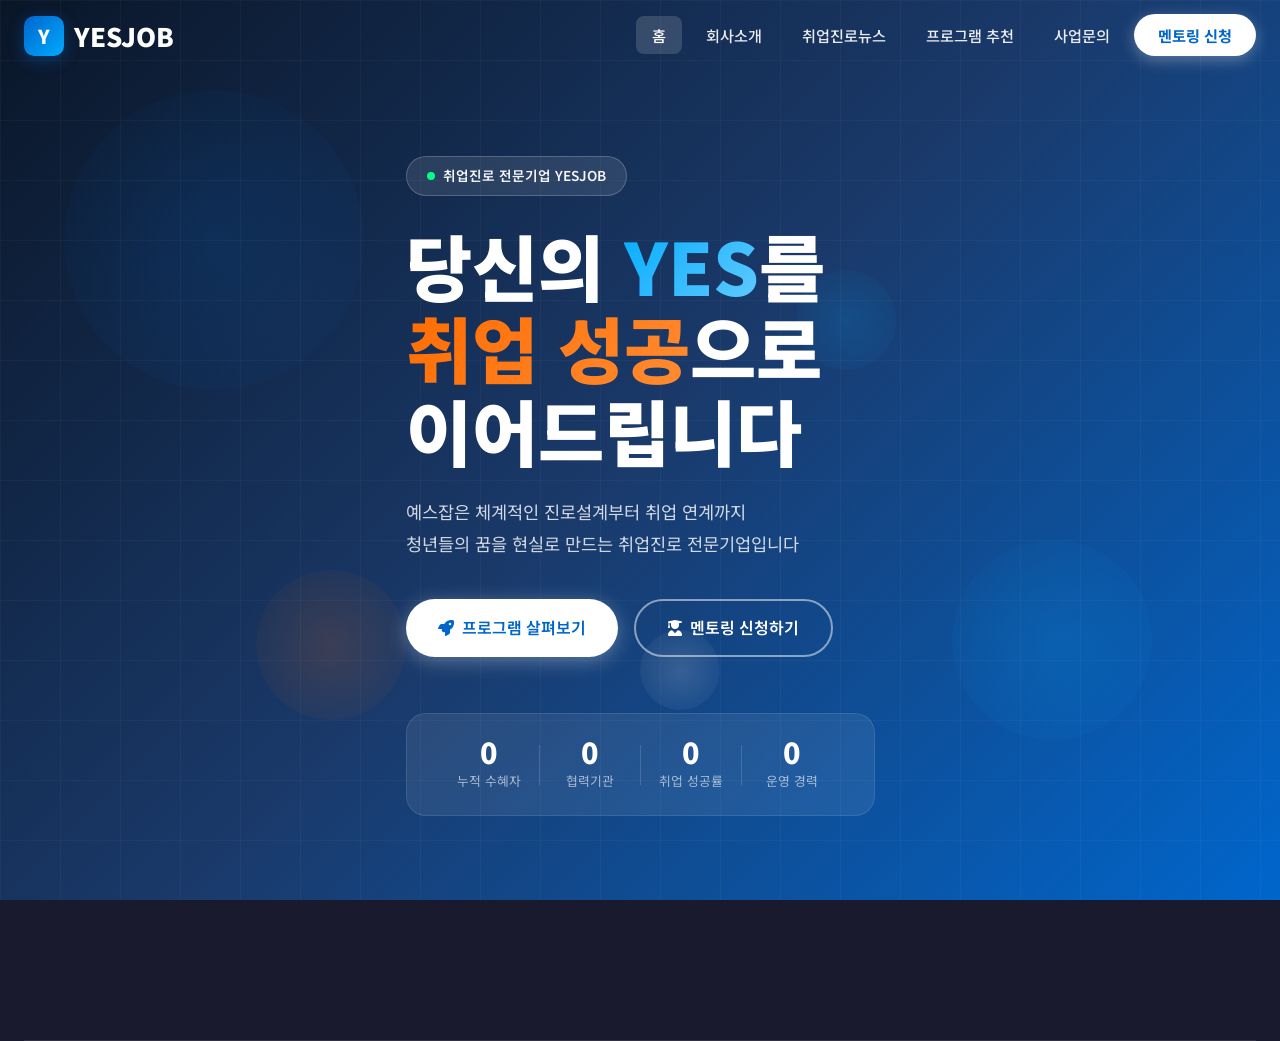
<file: index.html>
<!DOCTYPE html>
<html lang="ko">
<head>
  <meta charset="UTF-8">
  <meta name="viewport" content="width=device-width, initial-scale=1.0">
  <meta name="description" content="예스잡(YESJOB) - 취업과 진로의 새로운 가능성을 열어드립니다. 취업진로 교육, 박람회, 멘토링 전문기업">
  <title>YESJOB 예스잡 | 취업진로 전문기업</title>
  <link rel="preconnect" href="https://fonts.googleapis.com">
  <link href="https://fonts.googleapis.com/css2?family=Noto+Sans+KR:wght@300;400;500;600;700;800;900&display=swap" rel="stylesheet">
  <link rel="stylesheet" href="https://cdn.jsdelivr.net/npm/@fortawesome/fontawesome-free@6.4.0/css/all.min.css">
  <link rel="stylesheet" href="css/style.css">
  <link rel="stylesheet" href="css/index.css">
</head>
<body>

  <nav class="navbar transparent">
    <div class="nav-inner">
      <a href="index.html" class="nav-logo">
        <div class="logo-icon">Y</div>
        YESJOB
      </a>
      <ul class="nav-menu">
        <li><a href="index.html" class="nav-link active">홈</a></li>
        <li><a href="about.html" class="nav-link">회사소개</a></li>
        <li><a href="news.html" class="nav-link">취업진로뉴스</a></li>
        <li><a href="programs.html" class="nav-link">프로그램 추천</a></li>
        <li><a href="#contact" class="nav-link">사업문의</a></li>
        <li><a href="mentoring.html" class="nav-link nav-cta">멘토링 신청</a></li>
      </ul>
      <div class="hamburger">
        <span></span><span></span><span></span>
      </div>
    </div>
  </nav>

  <section class="hero">
    <div class="hero-bg">
      <div class="hero-particle" style="--i:1;"></div>
      <div class="hero-particle" style="--i:2;"></div>
      <div class="hero-particle" style="--i:3;"></div>
      <div class="hero-particle" style="--i:4;"></div>
      <div class="hero-particle" style="--i:5;"></div>
      <div class="hero-grid"></div>
    </div>
    <div class="container">
      <div class="hero-content">
        <div class="hero-badge">
          <span class="hero-badge-dot"></span>
          취업진로 전문기업 YESJOB
        </div>
        <h1 class="hero-title">
          당신의 <span class="highlight">YES</span>를<br>
          <span class="highlight-2">취업 성공</span>으로<br>
          이어드립니다
        </h1>
        <p class="hero-desc">
          예스잡은 체계적인 진로설계부터 취업 연계까지<br>
          청년들의 꿈을 현실로 만드는 취업진로 전문기업입니다
        </p>
        <div class="hero-btns">
          <a href="programs.html" class="btn btn-white">
            <i class="fas fa-rocket"></i> 프로그램 살펴보기
          </a>
          <a href="mentoring.html" class="btn btn-outline-white">
            <i class="fas fa-user-graduate"></i> 멘토링 신청하기
          </a>
        </div>
        <div class="hero-stats">
          <div class="hero-stat">
            <div class="hero-stat-num"><span class="counter-num" data-target="15000" data-suffix="+">0</span></div>
            <div class="hero-stat-label">누적 수혜자</div>
          </div>
          <div class="hero-stat-divider"></div>
          <div class="hero-stat">
            <div class="hero-stat-num"><span class="counter-num" data-target="300" data-suffix="+">0</span></div>
            <div class="hero-stat-label">협력기관</div>
          </div>
          <div class="hero-stat-divider"></div>
          <div class="hero-stat">
            <div class="hero-stat-num"><span class="counter-num" data-target="92" data-suffix="%">0</span></div>
            <div class="hero-stat-label">취업 성공률</div>
          </div>
          <div class="hero-stat-divider"></div>
          <div class="hero-stat">
            <div class="hero-stat-num"><span class="counter-num" data-target="12" data-suffix="년">0</span></div>
            <div class="hero-stat-label">운영 경력</div>
          </div>
        </div>
      </div>
    </div>
  </section>

  <footer class="footer">
    <div class="container">
      <div class="footer-grid">
</file>
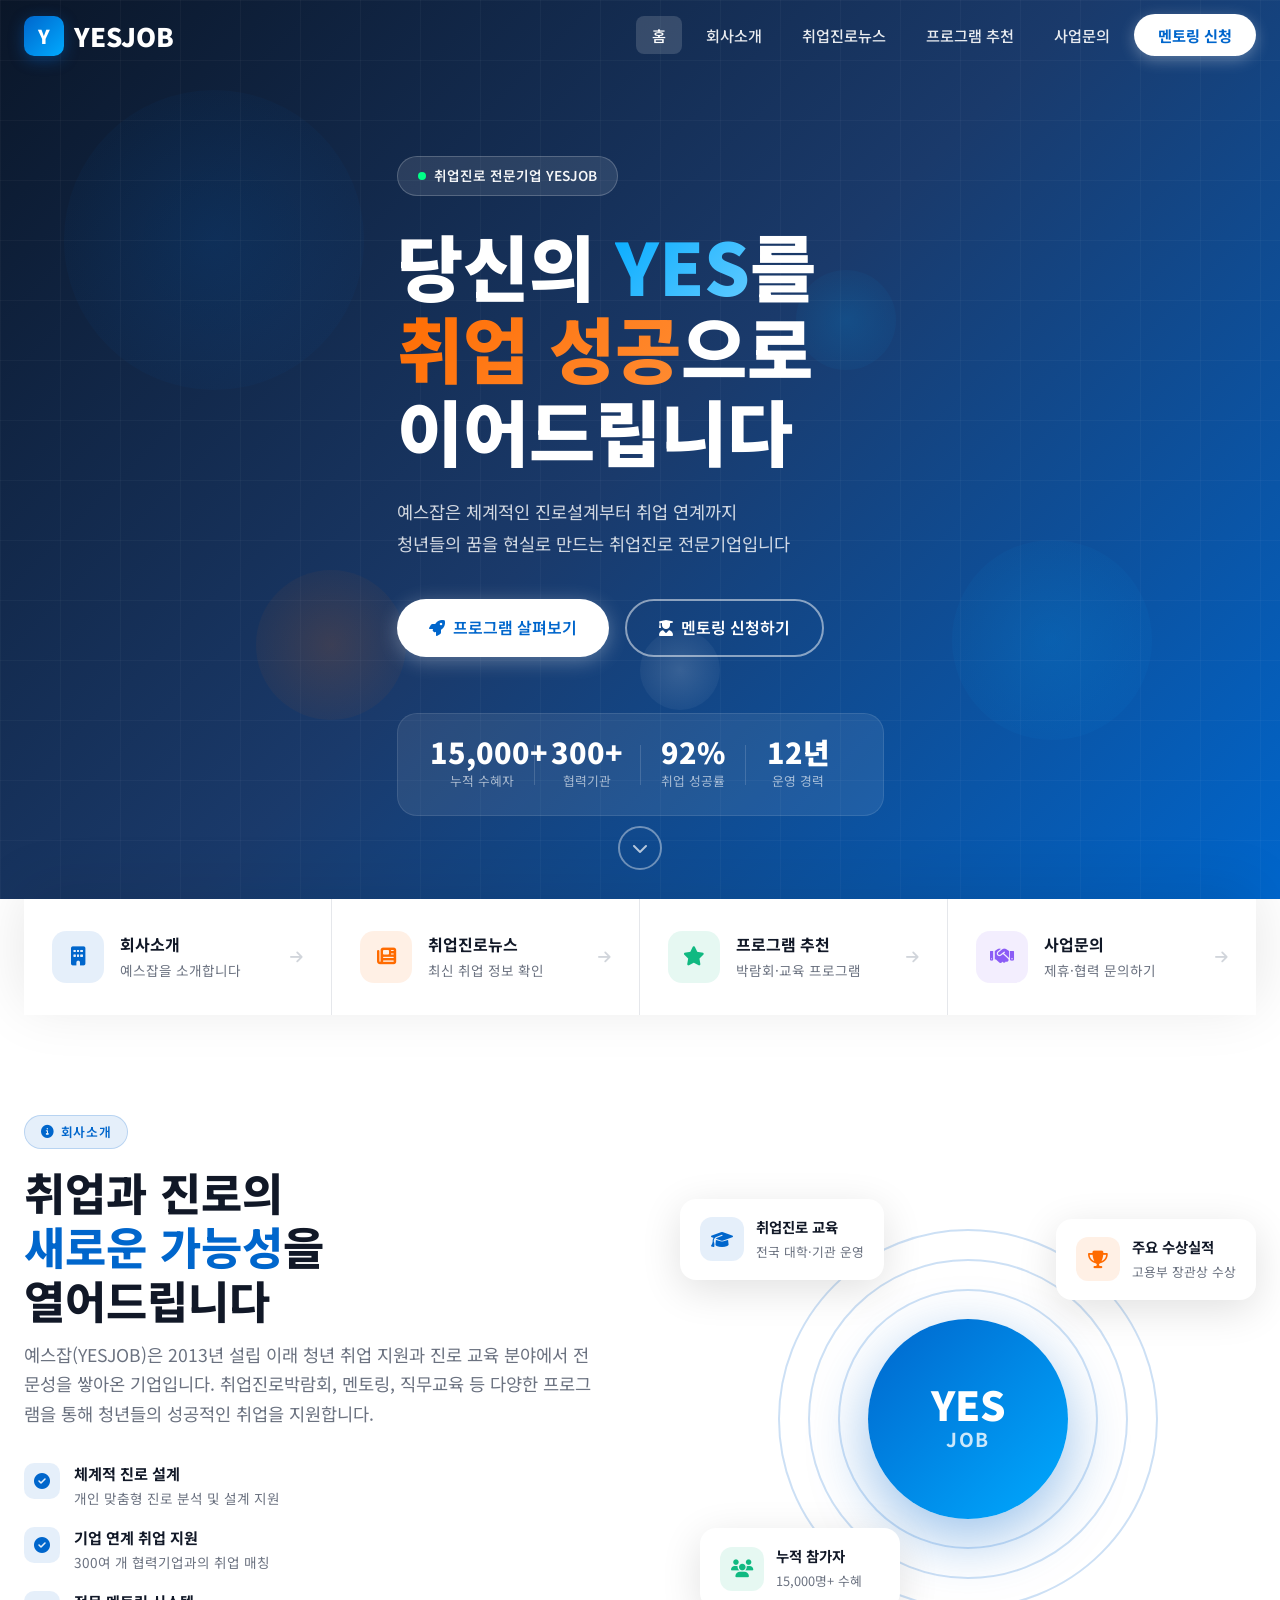
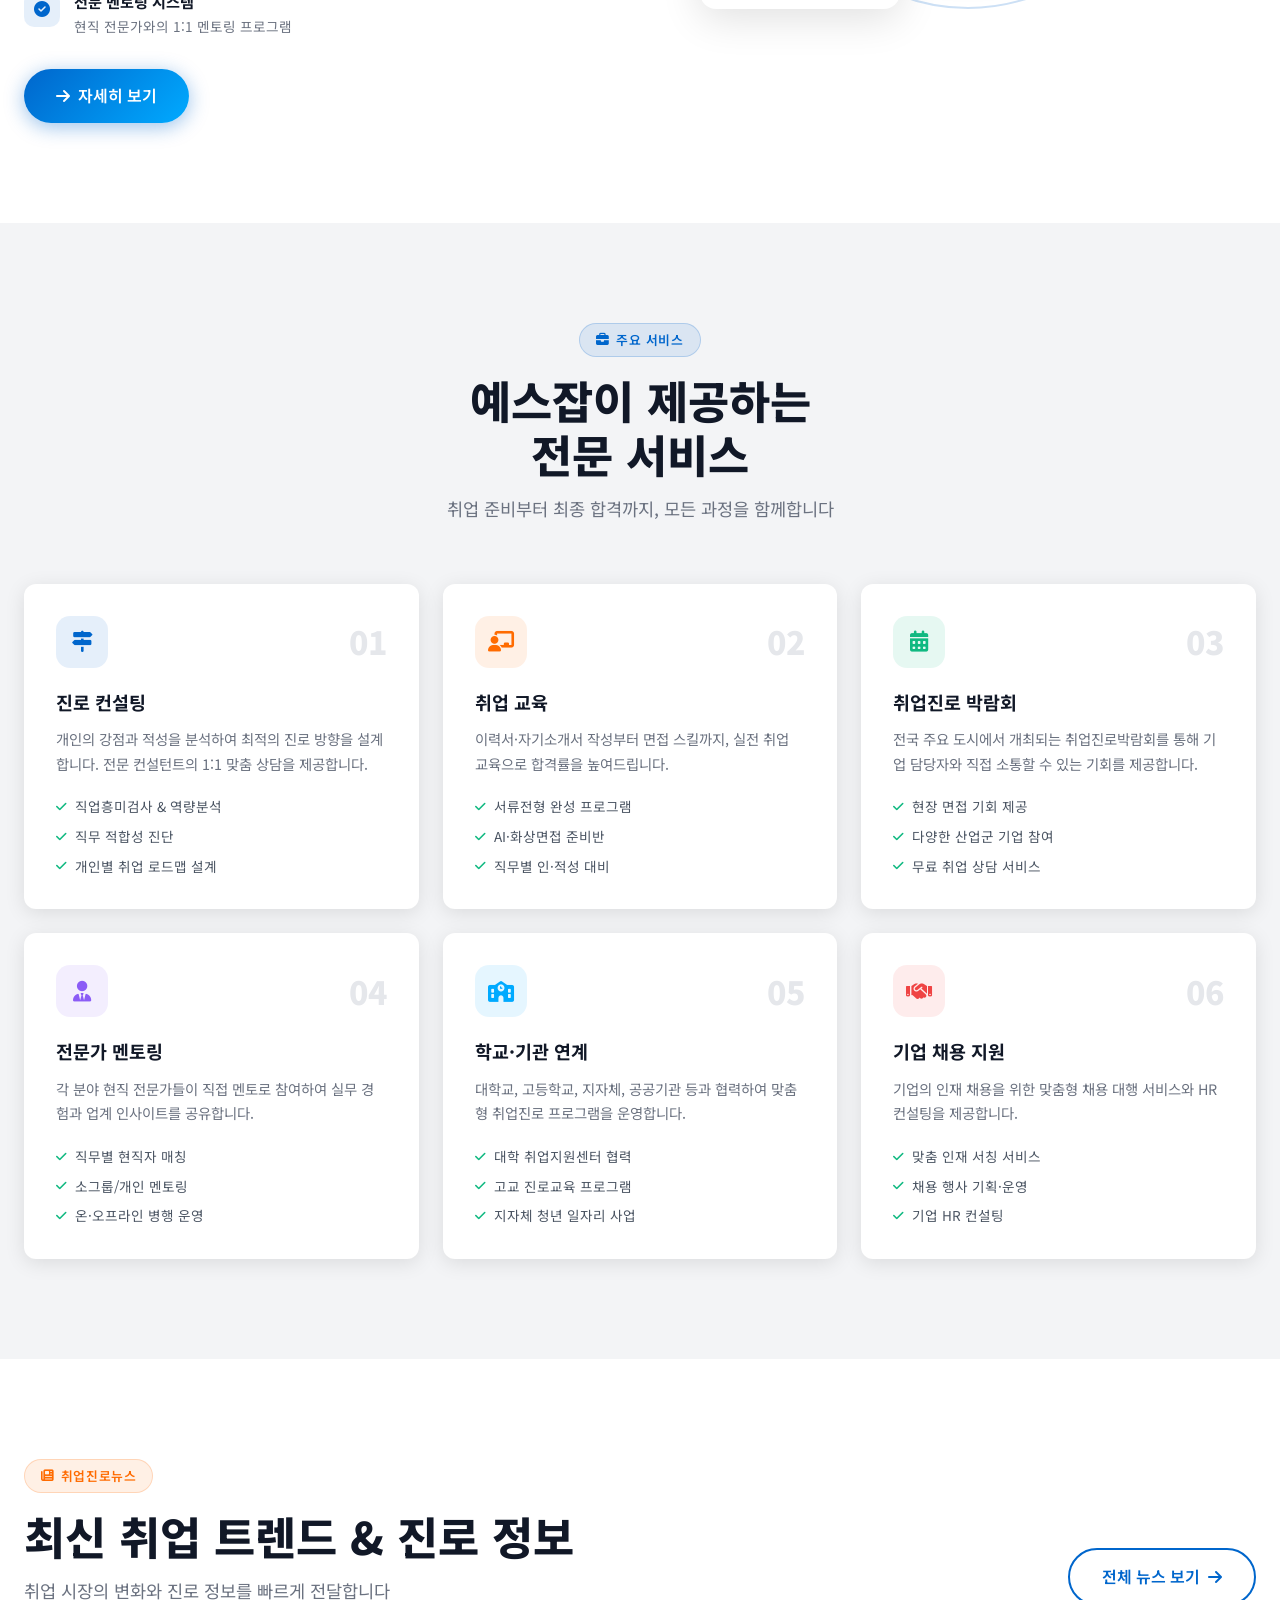
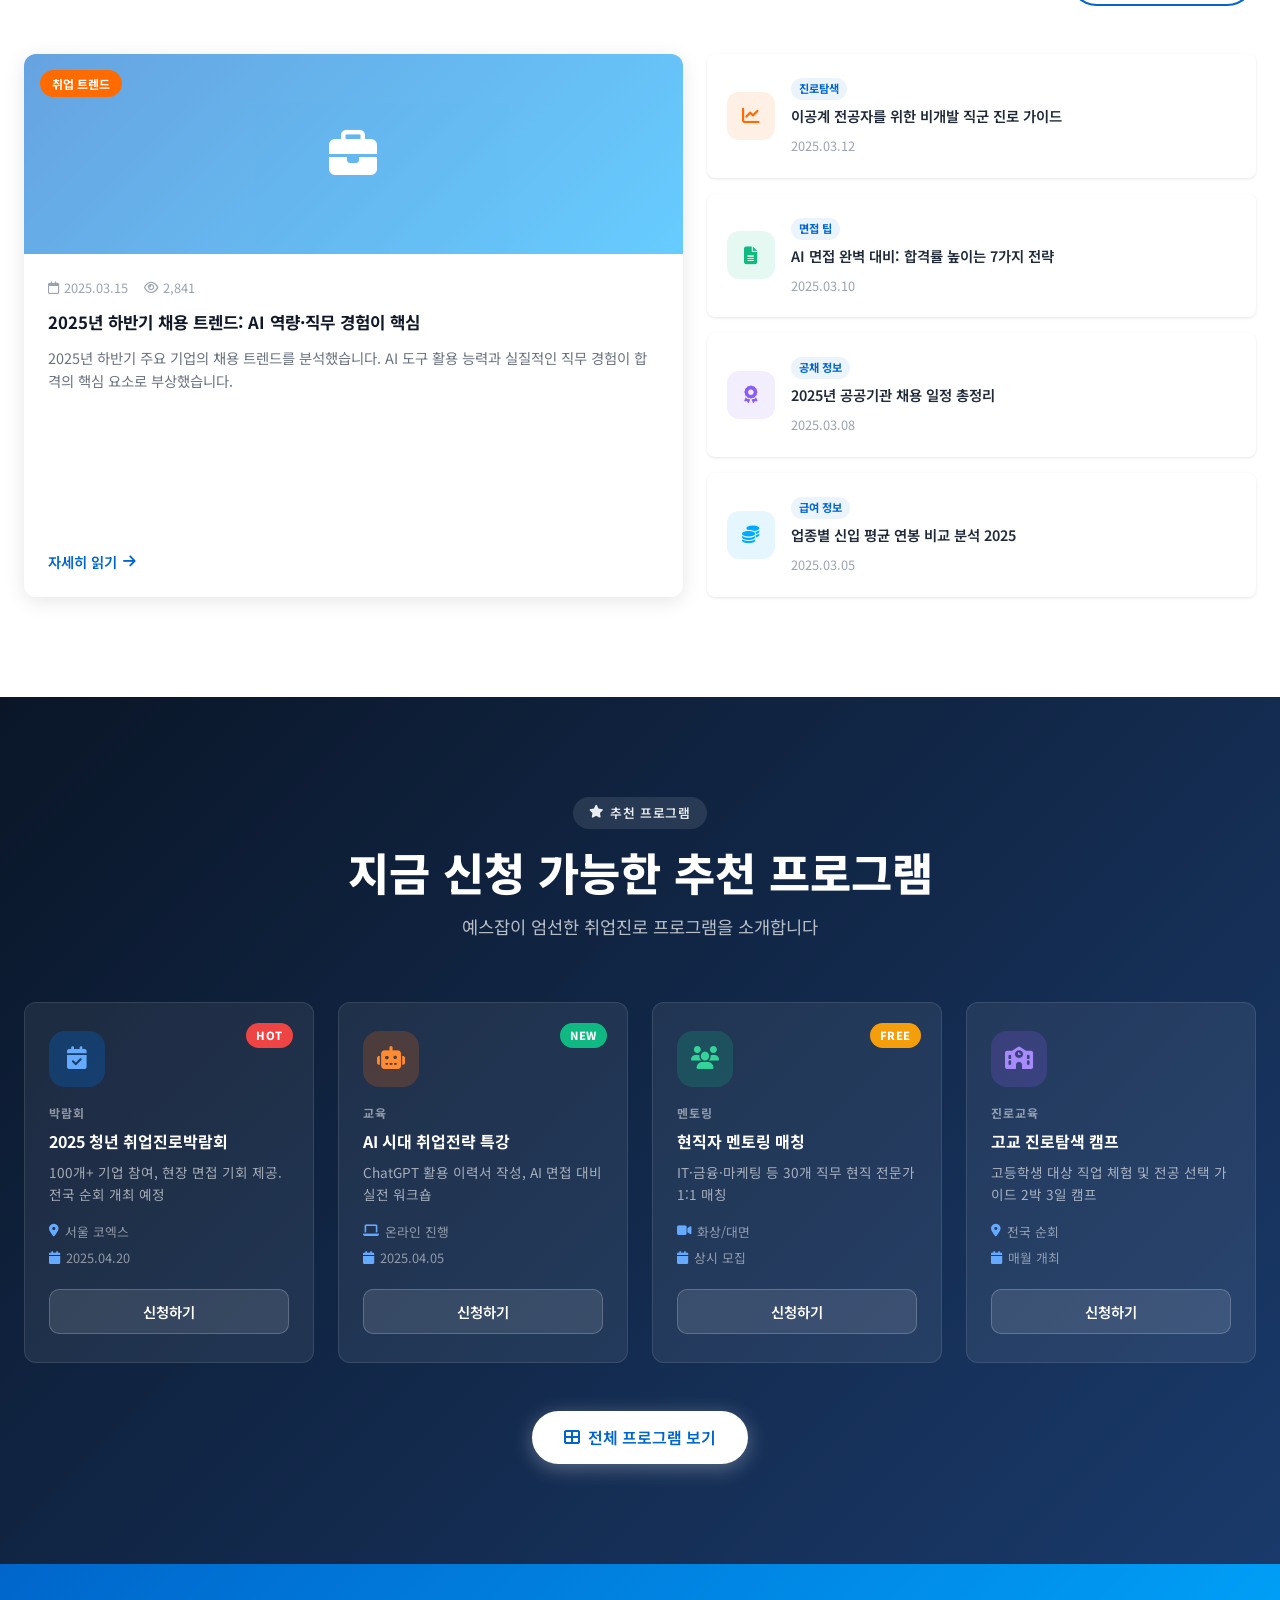
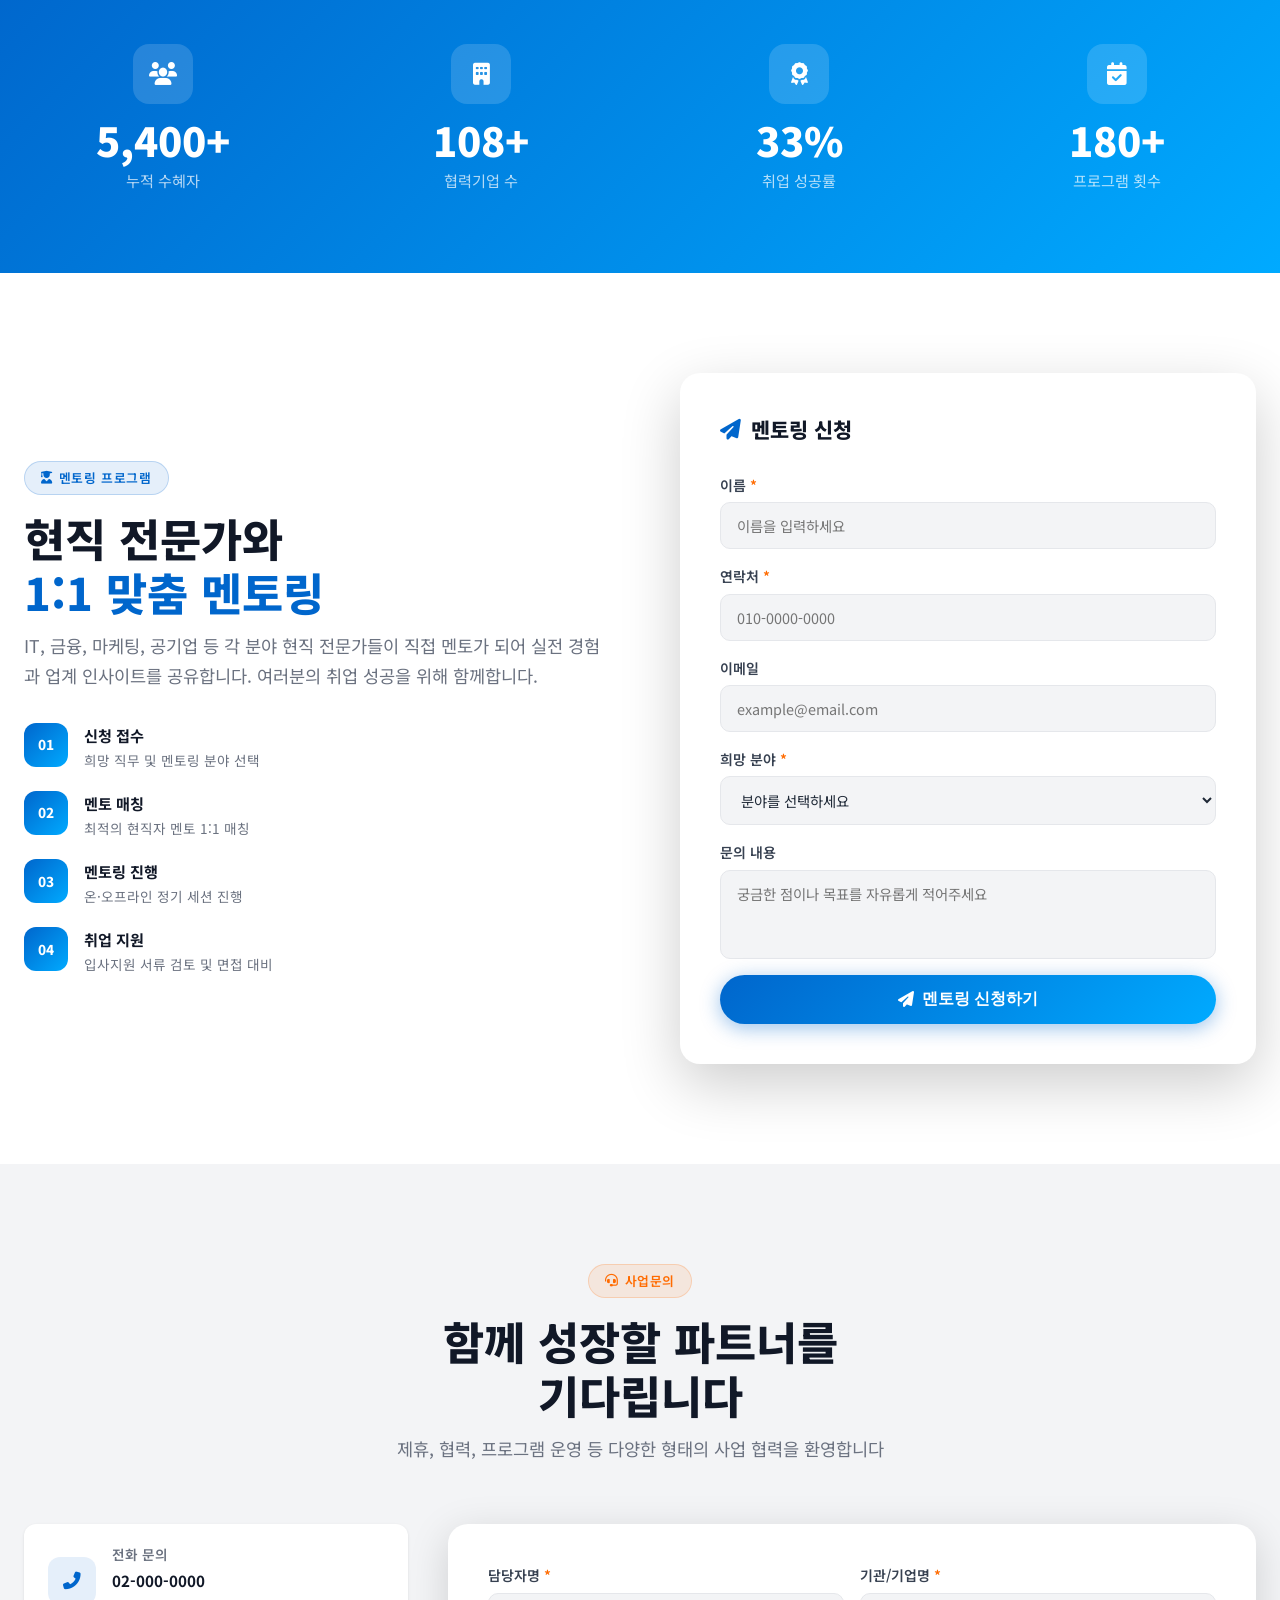
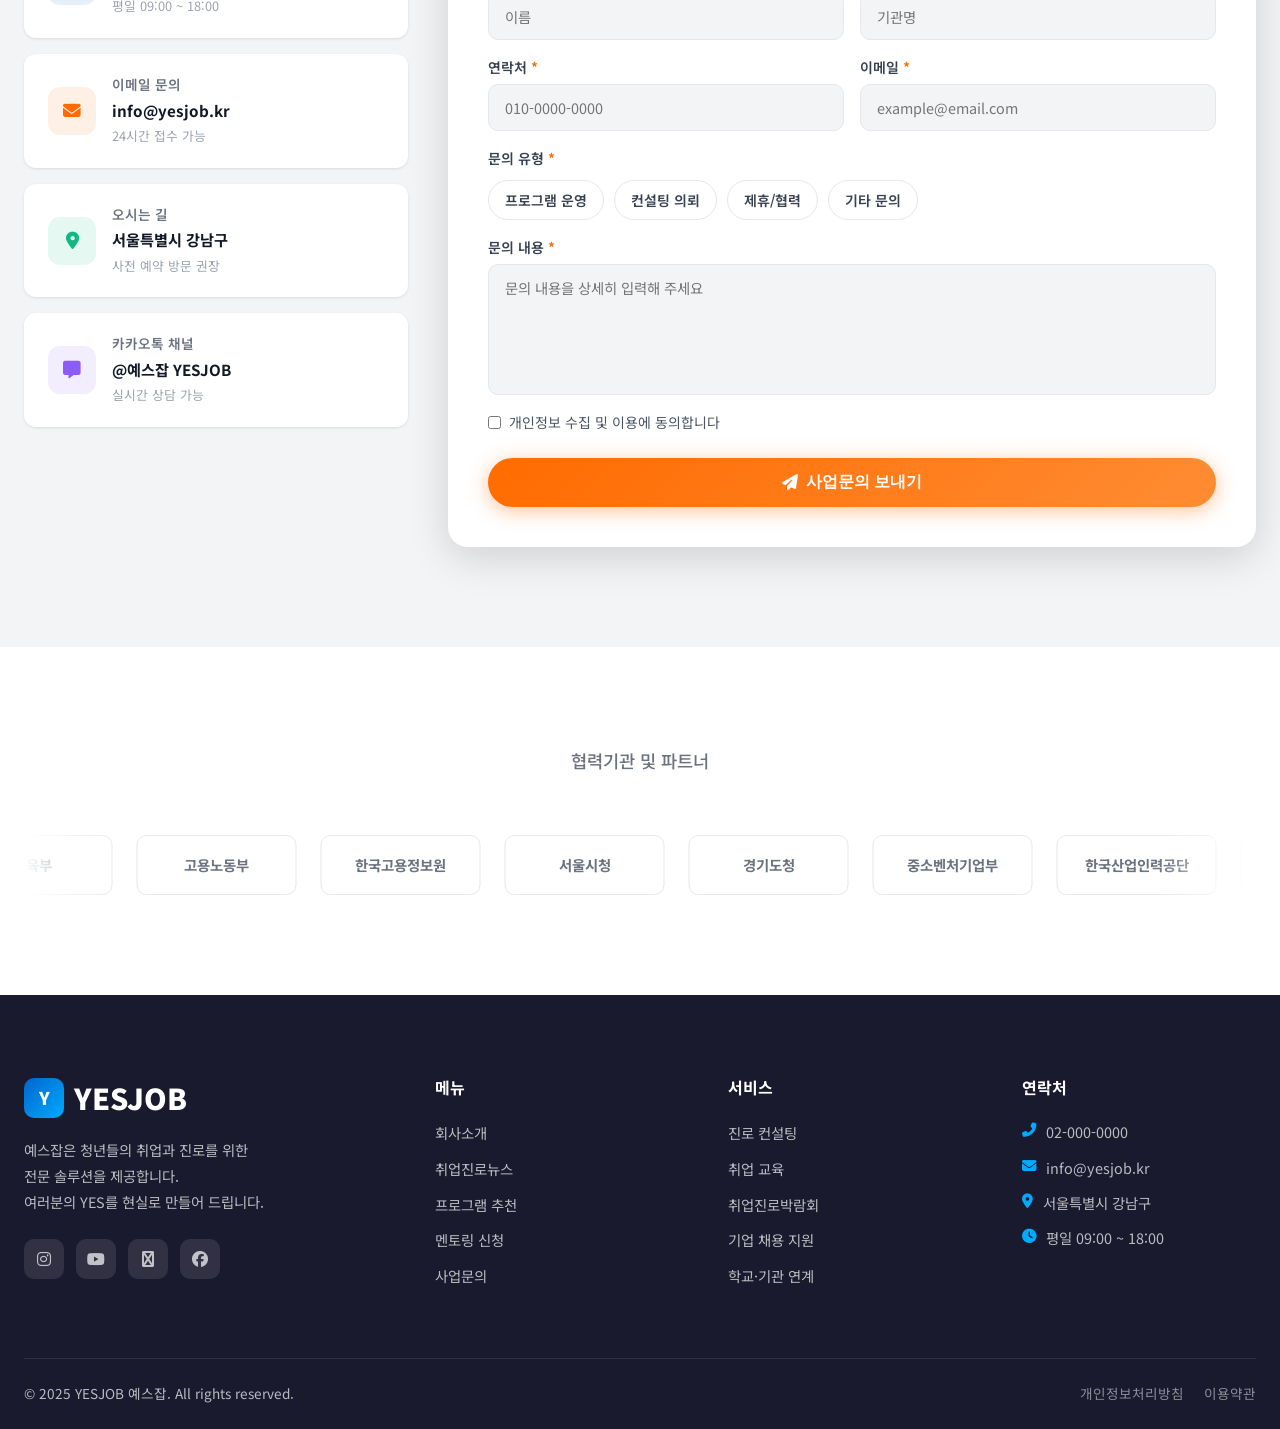
<file: home/index.html>
<!DOCTYPE html>
<html lang="ko">
<head>
  <meta charset="UTF-8">
  <meta name="viewport" content="width=device-width, initial-scale=1.0">
  <meta name="description" content="예스잡(YESJOB) - 취업과 진로의 새로운 가능성을 열어드립니다. 취업진로 교육, 박람회, 멘토링 전문기업">
  <title>YESJOB 예스잡 | 취업진로 전문기업</title>
  <link rel="preconnect" href="https://fonts.googleapis.com">
  <link href="https://fonts.googleapis.com/css2?family=Noto+Sans+KR:wght@300;400;500;600;700;800;900&display=swap" rel="stylesheet">
  <link rel="stylesheet" href="https://cdn.jsdelivr.net/npm/@fortawesome/fontawesome-free@6.4.0/css/all.min.css">
  <link rel="stylesheet" href="css/style.css">
  <link rel="stylesheet" href="css/index.css">
</head>
<body>

  <!-- ========== NAVBAR ========== -->
  <nav class="navbar transparent">
    <div class="nav-inner">
      <a href="index.html" class="nav-logo">
        <div class="logo-icon">Y</div>
        YESJOB
      </a>
      <ul class="nav-menu">
        <li><a href="index.html" class="nav-link active">홈</a></li>
        <li><a href="about.html" class="nav-link">회사소개</a></li>
        <li><a href="news.html" class="nav-link">취업진로뉴스</a></li>
        <li><a href="programs.html" class="nav-link">프로그램 추천</a></li>
        <li><a href="#contact" class="nav-link">사업문의</a></li>
        <li><a href="#mentoring" class="nav-link nav-cta">멘토링 신청</a></li>
      </ul>
      <div class="hamburger">
        <span></span><span></span><span></span>
      </div>
    </div>
  </nav>

  <!-- ========== HERO SECTION ========== -->
  <section class="hero">
    <div class="hero-bg">
      <div class="hero-particle" style="--i:1;"></div>
      <div class="hero-particle" style="--i:2;"></div>
      <div class="hero-particle" style="--i:3;"></div>
      <div class="hero-particle" style="--i:4;"></div>
      <div class="hero-particle" style="--i:5;"></div>
      <div class="hero-grid"></div>
    </div>
    <div class="container">
      <div class="hero-content">
        <div class="hero-badge">
          <span class="hero-badge-dot"></span>
          취업진로 전문기업 YESJOB
        </div>
        <h1 class="hero-title">
          당신의 <span class="highlight">YES</span>를<br>
          <span class="highlight-2">취업 성공</span>으로<br>
          이어드립니다
        </h1>
        <p class="hero-desc">
          예스잡은 체계적인 진로설계부터 취업 연계까지<br>
          청년들의 꿈을 현실로 만드는 취업진로 전문기업입니다
        </p>
        <div class="hero-btns">
          <a href="programs.html" class="btn btn-white">
            <i class="fas fa-rocket"></i> 프로그램 살펴보기
          </a>
          <a href="#mentoring" class="btn btn-outline-white">
            <i class="fas fa-user-graduate"></i> 멘토링 신청하기
          </a>
        </div>
        <div class="hero-stats">
          <div class="hero-stat">
            <div class="hero-stat-num"><span class="counter-num" data-target="15000" data-suffix="+">0</span></div>
            <div class="hero-stat-label">누적 수혜자</div>
          </div>
          <div class="hero-stat-divider"></div>
          <div class="hero-stat">
            <div class="hero-stat-num"><span class="counter-num" data-target="300" data-suffix="+">0</span></div>
            <div class="hero-stat-label">협력기관</div>
          </div>
          <div class="hero-stat-divider"></div>
          <div class="hero-stat">
            <div class="hero-stat-num"><span class="counter-num" data-target="92" data-suffix="%">0</span></div>
            <div class="hero-stat-label">취업 성공률</div>
          </div>
          <div class="hero-stat-divider"></div>
          <div class="hero-stat">
            <div class="hero-stat-num"><span class="counter-num" data-target="12" data-suffix="년">0</span></div>
            <div class="hero-stat-label">운영 경력</div>
          </div>
        </div>
      </div>
    </div>
    <div class="hero-scroll">
      <div class="scroll-icon">
        <i class="fas fa-chevron-down"></i>
      </div>
    </div>
  </section>

  <!-- ========== QUICK LINKS ========== -->
  <section class="quick-links">
    <div class="container">
      <div class="quick-grid">
        <a href="about.html" class="quick-item reveal" data-delay="0">
          <div class="quick-icon"><i class="fas fa-building"></i></div>
          <div class="quick-text">
            <h3>회사소개</h3>
            <p>예스잡을 소개합니다</p>
          </div>
          <i class="fas fa-arrow-right quick-arrow"></i>
        </a>
        <a href="news.html" class="quick-item reveal" data-delay="100">
          <div class="quick-icon orange"><i class="fas fa-newspaper"></i></div>
          <div class="quick-text">
            <h3>취업진로뉴스</h3>
            <p>최신 취업 정보 확인</p>
          </div>
          <i class="fas fa-arrow-right quick-arrow"></i>
        </a>
        <a href="programs.html" class="quick-item reveal" data-delay="200">
          <div class="quick-icon green"><i class="fas fa-star"></i></div>
          <div class="quick-text">
            <h3>프로그램 추천</h3>
            <p>박람회·교육 프로그램</p>
          </div>
          <i class="fas fa-arrow-right quick-arrow"></i>
        </a>
        <a href="#contact" class="quick-item reveal" data-delay="300">
          <div class="quick-icon purple"><i class="fas fa-handshake"></i></div>
          <div class="quick-text">
            <h3>사업문의</h3>
            <p>제휴·협력 문의하기</p>
          </div>
          <i class="fas fa-arrow-right quick-arrow"></i>
        </a>
      </div>
    </div>
  </section>

  <!-- ========== ABOUT PREVIEW ========== -->
  <section class="about-preview section-padding">
    <div class="container">
      <div class="about-grid">
        <div class="about-left reveal">
          <div class="badge badge-primary">
            <i class="fas fa-info-circle"></i> 회사소개
          </div>
          <h2 class="section-title" style="margin-top:16px;">
            취업과 진로의<br>
            <span style="color:var(--primary);">새로운 가능성</span>을<br>
            열어드립니다
          </h2>
          <p class="section-subtitle">
            예스잡(YESJOB)은 2013년 설립 이래 청년 취업 지원과 진로 교육 분야에서 
            전문성을 쌓아온 기업입니다. 취업진로박람회, 멘토링, 직무교육 등 
            다양한 프로그램을 통해 청년들의 성공적인 취업을 지원합니다.
          </p>
          <div class="about-features">
            <div class="about-feature">
              <div class="af-icon"><i class="fas fa-check-circle"></i></div>
              <div>
                <strong>체계적 진로 설계</strong>
                <p>개인 맞춤형 진로 분석 및 설계 지원</p>
              </div>
            </div>
            <div class="about-feature">
              <div class="af-icon"><i class="fas fa-check-circle"></i></div>
              <div>
                <strong>기업 연계 취업 지원</strong>
                <p>300여 개 협력기업과의 취업 매칭</p>
              </div>
            </div>
            <div class="about-feature">
              <div class="af-icon"><i class="fas fa-check-circle"></i></div>
              <div>
                <strong>전문 멘토링 시스템</strong>
                <p>현직 전문가와의 1:1 멘토링 프로그램</p>
              </div>
            </div>
          </div>
          <div style="margin-top:32px;">
            <a href="about.html" class="btn btn-primary">
              <i class="fas fa-arrow-right"></i> 자세히 보기
            </a>
          </div>
        </div>
        <div class="about-right reveal" data-delay="200">
          <div class="about-visual">
            <div class="av-card av-card-1">
              <div class="av-card-icon"><i class="fas fa-graduation-cap"></i></div>
              <div>
                <strong>취업진로 교육</strong>
                <span>전국 대학·기관 운영</span>
              </div>
            </div>
            <div class="av-card av-card-2">
              <div class="av-card-icon orange"><i class="fas fa-trophy"></i></div>
              <div>
                <strong>주요 수상실적</strong>
                <span>고용부 장관상 수상</span>
              </div>
            </div>
            <div class="av-card av-card-3">
              <div class="av-card-icon green"><i class="fas fa-users"></i></div>
              <div>
                <strong>누적 참가자</strong>
                <span>15,000명+ 수혜</span>
              </div>
            </div>
            <div class="about-main-visual">
              <div class="amv-circle">
                <div class="amv-inner">
                  <span class="amv-yes">YES</span>
                  <span class="amv-job">JOB</span>
                </div>
              </div>
              <div class="amv-rings">
                <div class="ring ring-1"></div>
                <div class="ring ring-2"></div>
                <div class="ring ring-3"></div>
              </div>
            </div>
          </div>
        </div>
      </div>
    </div>
  </section>

  <!-- ========== SERVICES ========== -->
  <section class="services section-padding" style="background:var(--gray-100);">
    <div class="container">
      <div class="section-header reveal">
        <div class="badge badge-primary">
          <i class="fas fa-briefcase"></i> 주요 서비스
        </div>
        <h2 class="section-title" style="margin-top:16px;">예스잡이 제공하는<br>전문 서비스</h2>
        <p class="section-subtitle">취업 준비부터 최종 합격까지, 모든 과정을 함께합니다</p>
      </div>
      <div class="services-grid">
        <div class="service-card reveal" data-delay="0">
          <div class="sc-top">
            <div class="sc-icon"><i class="fas fa-map-signs"></i></div>
            <span class="sc-num">01</span>
          </div>
          <h3>진로 컨설팅</h3>
          <p>개인의 강점과 적성을 분석하여 최적의 진로 방향을 설계합니다. 전문 컨설턴트의 1:1 맞춤 상담을 제공합니다.</p>
          <ul class="sc-list">
            <li><i class="fas fa-check"></i> 직업흥미검사 & 역량분석</li>
            <li><i class="fas fa-check"></i> 직무 적합성 진단</li>
            <li><i class="fas fa-check"></i> 개인별 취업 로드맵 설계</li>
          </ul>
        </div>
        <div class="service-card reveal" data-delay="100">
          <div class="sc-top">
            <div class="sc-icon orange"><i class="fas fa-chalkboard-teacher"></i></div>
            <span class="sc-num">02</span>
          </div>
          <h3>취업 교육</h3>
          <p>이력서·자기소개서 작성부터 면접 스킬까지, 실전 취업 교육으로 합격률을 높여드립니다.</p>
          <ul class="sc-list">
            <li><i class="fas fa-check"></i> 서류전형 완성 프로그램</li>
            <li><i class="fas fa-check"></i> AI·화상면접 준비반</li>
            <li><i class="fas fa-check"></i> 직무별 인·적성 대비</li>
          </ul>
        </div>
        <div class="service-card reveal" data-delay="200">
          <div class="sc-top">
            <div class="sc-icon green"><i class="fas fa-calendar-alt"></i></div>
            <span class="sc-num">03</span>
          </div>
          <h3>취업진로 박람회</h3>
          <p>전국 주요 도시에서 개최되는 취업진로박람회를 통해 기업 담당자와 직접 소통할 수 있는 기회를 제공합니다.</p>
          <ul class="sc-list">
            <li><i class="fas fa-check"></i> 현장 면접 기회 제공</li>
            <li><i class="fas fa-check"></i> 다양한 산업군 기업 참여</li>
            <li><i class="fas fa-check"></i> 무료 취업 상담 서비스</li>
          </ul>
        </div>
        <div class="service-card reveal" data-delay="300">
          <div class="sc-top">
            <div class="sc-icon purple"><i class="fas fa-user-tie"></i></div>
            <span class="sc-num">04</span>
          </div>
          <h3>전문가 멘토링</h3>
          <p>각 분야 현직 전문가들이 직접 멘토로 참여하여 실무 경험과 업계 인사이트를 공유합니다.</p>
          <ul class="sc-list">
            <li><i class="fas fa-check"></i> 직무별 현직자 매칭</li>
            <li><i class="fas fa-check"></i> 소그룹/개인 멘토링</li>
            <li><i class="fas fa-check"></i> 온·오프라인 병행 운영</li>
          </ul>
        </div>
        <div class="service-card reveal" data-delay="100">
          <div class="sc-top">
            <div class="sc-icon sky"><i class="fas fa-school"></i></div>
            <span class="sc-num">05</span>
          </div>
          <h3>학교·기관 연계</h3>
          <p>대학교, 고등학교, 지자체, 공공기관 등과 협력하여 맞춤형 취업진로 프로그램을 운영합니다.</p>
          <ul class="sc-list">
            <li><i class="fas fa-check"></i> 대학 취업지원센터 협력</li>
            <li><i class="fas fa-check"></i> 고교 진로교육 프로그램</li>
            <li><i class="fas fa-check"></i> 지자체 청년 일자리 사업</li>
          </ul>
        </div>
        <div class="service-card reveal" data-delay="200">
          <div class="sc-top">
            <div class="sc-icon red"><i class="fas fa-handshake"></i></div>
            <span class="sc-num">06</span>
          </div>
          <h3>기업 채용 지원</h3>
          <p>기업의 인재 채용을 위한 맞춤형 채용 대행 서비스와 HR 컨설팅을 제공합니다.</p>
          <ul class="sc-list">
            <li><i class="fas fa-check"></i> 맞춤 인재 서칭 서비스</li>
            <li><i class="fas fa-check"></i> 채용 행사 기획·운영</li>
            <li><i class="fas fa-check"></i> 기업 HR 컨설팅</li>
          </ul>
        </div>
      </div>
    </div>
  </section>

  <!-- ========== NEWS PREVIEW ========== -->
  <section class="news-preview section-padding">
    <div class="container">
      <div class="section-header-flex reveal">
        <div>
          <div class="badge badge-secondary">
            <i class="fas fa-newspaper"></i> 취업진로뉴스
          </div>
          <h2 class="section-title" style="margin-top:16px;">최신 취업 트렌드 & 진로 정보</h2>
          <p class="section-subtitle">취업 시장의 변화와 진로 정보를 빠르게 전달합니다</p>
        </div>
        <a href="news.html" class="btn btn-secondary">
          전체 뉴스 보기 <i class="fas fa-arrow-right"></i>
        </a>
      </div>
      <div class="news-grid">
        <div class="news-card featured reveal" data-delay="0">
          <div class="nc-image">
            <div class="nc-img-placeholder nc-blue">
              <i class="fas fa-briefcase"></i>
            </div>
            <span class="nc-tag">취업 트렌드</span>
          </div>
          <div class="nc-body">
            <div class="nc-meta">
              <span><i class="far fa-calendar"></i> 2025.03.15</span>
              <span><i class="far fa-eye"></i> 2,841</span>
            </div>
            <h3>2025년 하반기 채용 트렌드: AI 역량·직무 경험이 핵심</h3>
            <p>2025년 하반기 주요 기업의 채용 트렌드를 분석했습니다. AI 도구 활용 능력과 실질적인 직무 경험이 합격의 핵심 요소로 부상했습니다.</p>
            <a href="news.html" class="nc-link">자세히 읽기 <i class="fas fa-arrow-right"></i></a>
          </div>
        </div>
        <div class="news-cards-right">
          <div class="news-card-sm reveal" data-delay="100">
            <div class="ncs-icon orange"><i class="fas fa-chart-line"></i></div>
            <div class="ncs-body">
              <span class="ncs-tag">진로탐색</span>
              <h4>이공계 전공자를 위한 비개발 직군 진로 가이드</h4>
              <span class="ncs-date">2025.03.12</span>
            </div>
          </div>
          <div class="news-card-sm reveal" data-delay="150">
            <div class="ncs-icon green"><i class="fas fa-file-alt"></i></div>
            <div class="ncs-body">
              <span class="ncs-tag">면접 팁</span>
              <h4>AI 면접 완벽 대비: 합격률 높이는 7가지 전략</h4>
              <span class="ncs-date">2025.03.10</span>
            </div>
          </div>
          <div class="news-card-sm reveal" data-delay="200">
            <div class="ncs-icon purple"><i class="fas fa-award"></i></div>
            <div class="ncs-body">
              <span class="ncs-tag">공채 정보</span>
              <h4>2025년 공공기관 채용 일정 총정리</h4>
              <span class="ncs-date">2025.03.08</span>
            </div>
          </div>
          <div class="news-card-sm reveal" data-delay="250">
            <div class="ncs-icon sky"><i class="fas fa-coins"></i></div>
            <div class="ncs-body">
              <span class="ncs-tag">급여 정보</span>
              <h4>업종별 신입 평균 연봉 비교 분석 2025</h4>
              <span class="ncs-date">2025.03.05</span>
            </div>
          </div>
        </div>
      </div>
    </div>
  </section>

  <!-- ========== PROGRAMS PREVIEW ========== -->
  <section class="programs-preview section-padding" style="background:linear-gradient(135deg, #0a1628 0%, #1a3a6b 100%);">
    <div class="container">
      <div class="section-header reveal">
        <div class="badge" style="background:rgba(255,255,255,0.1); color:rgba(255,255,255,0.9); border-color:rgba(255,255,255,0.2);">
          <i class="fas fa-star"></i> 추천 프로그램
        </div>
        <h2 class="section-title" style="margin-top:16px; color:white;">지금 신청 가능한 추천 프로그램</h2>
        <p class="section-subtitle" style="color:rgba(255,255,255,0.7);">예스잡이 엄선한 취업진로 프로그램을 소개합니다</p>
      </div>
      <div class="programs-grid">
        <div class="program-card reveal" data-delay="0">
          <div class="pc-badge hot">HOT</div>
          <div class="pc-icon"><i class="fas fa-calendar-check"></i></div>
          <div class="pc-category">박람회</div>
          <h3>2025 청년 취업진로박람회</h3>
          <p>100개+ 기업 참여, 현장 면접 기회 제공. 전국 순회 개최 예정</p>
          <div class="pc-info">
            <span><i class="fas fa-map-marker-alt"></i> 서울 코엑스</span>
            <span><i class="fas fa-calendar"></i> 2025.04.20</span>
          </div>
          <a href="programs.html" class="pc-btn">신청하기</a>
        </div>
        <div class="program-card reveal" data-delay="100">
          <div class="pc-badge new">NEW</div>
          <div class="pc-icon orange"><i class="fas fa-robot"></i></div>
          <div class="pc-category">교육</div>
          <h3>AI 시대 취업전략 특강</h3>
          <p>ChatGPT 활용 이력서 작성, AI 면접 대비 실전 워크숍</p>
          <div class="pc-info">
            <span><i class="fas fa-laptop"></i> 온라인 진행</span>
            <span><i class="fas fa-calendar"></i> 2025.04.05</span>
          </div>
          <a href="programs.html" class="pc-btn">신청하기</a>
        </div>
        <div class="program-card reveal" data-delay="200">
          <div class="pc-badge free">FREE</div>
          <div class="pc-icon green"><i class="fas fa-users"></i></div>
          <div class="pc-category">멘토링</div>
          <h3>현직자 멘토링 매칭</h3>
          <p>IT·금융·마케팅 등 30개 직무 현직 전문가 1:1 매칭</p>
          <div class="pc-info">
            <span><i class="fas fa-video"></i> 화상/대면</span>
            <span><i class="fas fa-calendar"></i> 상시 모집</span>
          </div>
          <a href="programs.html" class="pc-btn">신청하기</a>
        </div>
        <div class="program-card reveal" data-delay="300">
          <div class="pc-icon purple"><i class="fas fa-school"></i></div>
          <div class="pc-category">진로교육</div>
          <h3>고교 진로탐색 캠프</h3>
          <p>고등학생 대상 직업 체험 및 전공 선택 가이드 2박 3일 캠프</p>
          <div class="pc-info">
            <span><i class="fas fa-map-marker-alt"></i> 전국 순회</span>
            <span><i class="fas fa-calendar"></i> 매월 개최</span>
          </div>
          <a href="programs.html" class="pc-btn">신청하기</a>
        </div>
      </div>
      <div style="text-align:center; margin-top:48px;" class="reveal">
        <a href="programs.html" class="btn btn-white">
          <i class="fas fa-th-large"></i> 전체 프로그램 보기
        </a>
      </div>
    </div>
  </section>

  <!-- ========== STATS ========== -->
  <section class="stats-section">
    <div class="container">
      <div class="stats-grid">
        <div class="stat-item reveal" data-delay="0">
          <div class="stat-icon"><i class="fas fa-users"></i></div>
          <div class="stat-num"><span class="counter-num" data-target="15000" data-suffix="+">0</span></div>
          <div class="stat-label">누적 수혜자</div>
        </div>
        <div class="stat-item reveal" data-delay="100">
          <div class="stat-icon"><i class="fas fa-building"></i></div>
          <div class="stat-num"><span class="counter-num" data-target="300" data-suffix="+">0</span></div>
          <div class="stat-label">협력기업 수</div>
        </div>
        <div class="stat-item reveal" data-delay="200">
          <div class="stat-icon"><i class="fas fa-award"></i></div>
          <div class="stat-num"><span class="counter-num" data-target="92" data-suffix="%">0</span></div>
          <div class="stat-label">취업 성공률</div>
        </div>
        <div class="stat-item reveal" data-delay="300">
          <div class="stat-icon"><i class="fas fa-calendar-check"></i></div>
          <div class="stat-num"><span class="counter-num" data-target="500" data-suffix="+">0</span></div>
          <div class="stat-label">프로그램 횟수</div>
        </div>
      </div>
    </div>
  </section>

  <!-- ========== MENTORING ========== -->
  <section class="mentoring-section section-padding" id="mentoring">
    <div class="container">
      <div class="mentoring-grid">
        <div class="mentoring-left reveal">
          <div class="badge badge-primary">
            <i class="fas fa-user-graduate"></i> 멘토링 프로그램
          </div>
          <h2 class="section-title" style="margin-top:16px;">
            현직 전문가와<br>
            <span style="color:var(--primary);">1:1 맞춤 멘토링</span>
          </h2>
          <p class="section-subtitle">
            IT, 금융, 마케팅, 공기업 등 각 분야 현직 전문가들이 직접 멘토가 되어 
            실전 경험과 업계 인사이트를 공유합니다. 여러분의 취업 성공을 위해 함께합니다.
          </p>
          <div class="mentoring-steps">
            <div class="ms-step">
              <div class="ms-num">01</div>
              <div class="ms-content">
                <strong>신청 접수</strong>
                <p>희망 직무 및 멘토링 분야 선택</p>
              </div>
            </div>
            <div class="ms-step">
              <div class="ms-num">02</div>
              <div class="ms-content">
                <strong>멘토 매칭</strong>
                <p>최적의 현직자 멘토 1:1 매칭</p>
              </div>
            </div>
            <div class="ms-step">
              <div class="ms-num">03</div>
              <div class="ms-content">
                <strong>멘토링 진행</strong>
                <p>온·오프라인 정기 세션 진행</p>
              </div>
            </div>
            <div class="ms-step">
              <div class="ms-num">04</div>
              <div class="ms-content">
                <strong>취업 지원</strong>
                <p>입사지원 서류 검토 및 면접 대비</p>
              </div>
            </div>
          </div>
        </div>
        <div class="mentoring-right reveal" data-delay="200">
          <div class="mentoring-form-card">
            <h3><i class="fas fa-paper-plane"></i> 멘토링 신청</h3>
            <form class="mentoring-form" id="mentoringForm">
              <div class="form-group">
                <label>이름 <span>*</span></label>
                <input type="text" placeholder="이름을 입력하세요" required>
              </div>
              <div class="form-group">
                <label>연락처 <span>*</span></label>
                <input type="tel" placeholder="010-0000-0000" required>
              </div>
              <div class="form-group">
                <label>이메일</label>
                <input type="email" placeholder="example@email.com">
              </div>
              <div class="form-group">
                <label>희망 분야 <span>*</span></label>
                <select required>
                  <option value="">분야를 선택하세요</option>
                  <option>IT · 개발</option>
                  <option>금융 · 회계</option>
                  <option>마케팅 · 홍보</option>
                  <option>경영 · 기획</option>
                  <option>공기업 · 공무원</option>
                  <option>의료 · 보건</option>
                  <option>교육 · 강사</option>
                  <option>기타</option>
                </select>
              </div>
              <div class="form-group">
                <label>문의 내용</label>
                <textarea placeholder="궁금한 점이나 목표를 자유롭게 적어주세요" rows="3"></textarea>
              </div>
              <button type="submit" class="btn btn-primary" style="width:100%; justify-content:center;">
                <i class="fas fa-paper-plane"></i> 멘토링 신청하기
              </button>
            </form>
          </div>
        </div>
      </div>
    </div>
  </section>

  <!-- ========== CONTACT ========== -->
  <section class="contact-section section-padding" id="contact" style="background:var(--gray-100);">
    <div class="container">
      <div class="section-header reveal">
        <div class="badge badge-secondary">
          <i class="fas fa-headset"></i> 사업문의
        </div>
        <h2 class="section-title" style="margin-top:16px;">함께 성장할 파트너를<br>기다립니다</h2>
        <p class="section-subtitle">제휴, 협력, 프로그램 운영 등 다양한 형태의 사업 협력을 환영합니다</p>
      </div>
      <div class="contact-grid">
        <div class="contact-info reveal" data-delay="0">
          <div class="ci-card">
            <div class="ci-icon"><i class="fas fa-phone-alt"></i></div>
            <div>
              <h4>전화 문의</h4>
              <p>02-000-0000</p>
              <span>평일 09:00 ~ 18:00</span>
            </div>
          </div>
          <div class="ci-card">
            <div class="ci-icon orange"><i class="fas fa-envelope"></i></div>
            <div>
              <h4>이메일 문의</h4>
              <p>info@yesjob.kr</p>
              <span>24시간 접수 가능</span>
            </div>
          </div>
          <div class="ci-card">
            <div class="ci-icon green"><i class="fas fa-map-marker-alt"></i></div>
            <div>
              <h4>오시는 길</h4>
              <p>서울특별시 강남구</p>
              <span>사전 예약 방문 권장</span>
            </div>
          </div>
          <div class="ci-card">
            <div class="ci-icon purple"><i class="fas fa-comment-alt"></i></div>
            <div>
              <h4>카카오톡 채널</h4>
              <p>@예스잡 YESJOB</p>
              <span>실시간 상담 가능</span>
            </div>
          </div>
        </div>
        <div class="contact-form-wrap reveal" data-delay="200">
          <form class="contact-form" id="contactForm">
            <div class="form-row">
              <div class="form-group">
                <label>담당자명 <span>*</span></label>
                <input type="text" placeholder="이름" required>
              </div>
              <div class="form-group">
                <label>기관/기업명 <span>*</span></label>
                <input type="text" placeholder="기관명" required>
              </div>
            </div>
            <div class="form-row">
              <div class="form-group">
                <label>연락처 <span>*</span></label>
                <input type="tel" placeholder="010-0000-0000" required>
              </div>
              <div class="form-group">
                <label>이메일 <span>*</span></label>
                <input type="email" placeholder="example@email.com" required>
              </div>
            </div>
            <div class="form-group">
              <label>문의 유형 <span>*</span></label>
              <div class="inquiry-types">
                <label class="it-label"><input type="radio" name="type" value="program"> 프로그램 운영</label>
                <label class="it-label"><input type="radio" name="type" value="consulting"> 컨설팅 의뢰</label>
                <label class="it-label"><input type="radio" name="type" value="partnership"> 제휴/협력</label>
                <label class="it-label"><input type="radio" name="type" value="other"> 기타 문의</label>
              </div>
            </div>
            <div class="form-group">
              <label>문의 내용 <span>*</span></label>
              <textarea placeholder="문의 내용을 상세히 입력해 주세요" rows="5" required></textarea>
            </div>
            <div class="form-agree">
              <input type="checkbox" id="agree" required>
              <label for="agree">개인정보 수집 및 이용에 동의합니다</label>
            </div>
            <button type="submit" class="btn btn-orange" style="width:100%; justify-content:center; margin-top:8px;">
              <i class="fas fa-paper-plane"></i> 사업문의 보내기
            </button>
          </form>
        </div>
      </div>
    </div>
  </section>

  <!-- ========== PARTNERS ========== -->
  <section class="partners-section section-padding">
    <div class="container">
      <div class="section-header reveal">
        <h3 style="font-size:1.1rem; color:var(--gray-500); font-weight:500;">협력기관 및 파트너</h3>
      </div>
      <div class="partners-scroll reveal">
        <div class="partners-track">
          <div class="partner-logo">교육부</div>
          <div class="partner-logo">고용노동부</div>
          <div class="partner-logo">한국고용정보원</div>
          <div class="partner-logo">서울시청</div>
          <div class="partner-logo">경기도청</div>
          <div class="partner-logo">중소벤처기업부</div>
          <div class="partner-logo">한국산업인력공단</div>
          <div class="partner-logo">청년재단</div>
          <!-- duplicate for infinite scroll -->
          <div class="partner-logo">교육부</div>
          <div class="partner-logo">고용노동부</div>
          <div class="partner-logo">한국고용정보원</div>
          <div class="partner-logo">서울시청</div>
          <div class="partner-logo">경기도청</div>
          <div class="partner-logo">중소벤처기업부</div>
          <div class="partner-logo">한국산업인력공단</div>
          <div class="partner-logo">청년재단</div>
        </div>
      </div>
    </div>
  </section>

  <!-- ========== FOOTER ========== -->
  <footer class="footer">
    <div class="container">
      <div class="footer-grid">
        <div class="footer-brand">
          <div class="logo">
            <div class="logo-icon">Y</div>
            YESJOB
          </div>
          <p>예스잡은 청년들의 취업과 진로를 위한<br>전문 솔루션을 제공합니다.<br>여러분의 YES를 현실로 만들어 드립니다.</p>
          <div class="footer-social">
            <a href="#"><i class="fab fa-instagram"></i></a>
            <a href="#"><i class="fab fa-youtube"></i></a>
            <a href="#"><i class="fab fa-blog"></i></a>
            <a href="#"><i class="fab fa-facebook"></i></a>
          </div>
        </div>
        <div class="footer-col">
          <h4>메뉴</h4>
          <ul>
            <li><a href="about.html">회사소개</a></li>
            <li><a href="news.html">취업진로뉴스</a></li>
            <li><a href="programs.html">프로그램 추천</a></li>
            <li><a href="#mentoring">멘토링 신청</a></li>
            <li><a href="#contact">사업문의</a></li>
          </ul>
        </div>
        <div class="footer-col">
          <h4>서비스</h4>
          <ul>
            <li><a href="#">진로 컨설팅</a></li>
            <li><a href="#">취업 교육</a></li>
            <li><a href="#">취업진로박람회</a></li>
            <li><a href="#">기업 채용 지원</a></li>
            <li><a href="#">학교·기관 연계</a></li>
          </ul>
        </div>
        <div class="footer-col">
          <h4>연락처</h4>
          <div class="footer-contact-item">
            <i class="fas fa-phone-alt"></i>
            <span>02-000-0000</span>
          </div>
          <div class="footer-contact-item">
            <i class="fas fa-envelope"></i>
            <span>info@yesjob.kr</span>
          </div>
          <div class="footer-contact-item">
            <i class="fas fa-map-marker-alt"></i>
            <span>서울특별시 강남구</span>
          </div>
          <div class="footer-contact-item">
            <i class="fas fa-clock"></i>
            <span>평일 09:00 ~ 18:00</span>
          </div>
        </div>
      </div>
      <div class="footer-bottom">
        <p>© 2025 YESJOB 예스잡. All rights reserved.</p>
        <div style="display:flex; gap:20px;">
          <a href="#" style="color:rgba(255,255,255,0.5); font-size:0.85rem;">개인정보처리방침</a>
          <a href="#" style="color:rgba(255,255,255,0.5); font-size:0.85rem;">이용약관</a>
        </div>
      </div>
    </div>
  </footer>

  <script src="js/main.js"></script>
  <script>
    // 멘토링 폼 제출
    document.getElementById('mentoringForm').addEventListener('submit', function(e) {
      e.preventDefault();
      showToast('멘토링 신청이 접수되었습니다. 빠른 시일 내 연락드리겠습니다!');
      this.reset();
    });

    // 사업문의 폼 제출
    document.getElementById('contactForm').addEventListener('submit', function(e) {
      e.preventDefault();
      showToast('사업문의가 접수되었습니다. 담당자가 연락드리겠습니다!');
      this.reset();
    });

    // 파트너 무한 스크롤
    const track = document.querySelector('.partners-track');
    if (track) {
      let pos = 0;
      const speed = 0.5;
      const animate = () => {
        pos -= speed;
        const halfWidth = track.scrollWidth / 2;
        if (Math.abs(pos) >= halfWidth) pos = 0;
        track.style.transform = `translateX(${pos}px)`;
        requestAnimationFrame(animate);
      };
      animate();
    }
  </script>
</body>
</html>
</file>
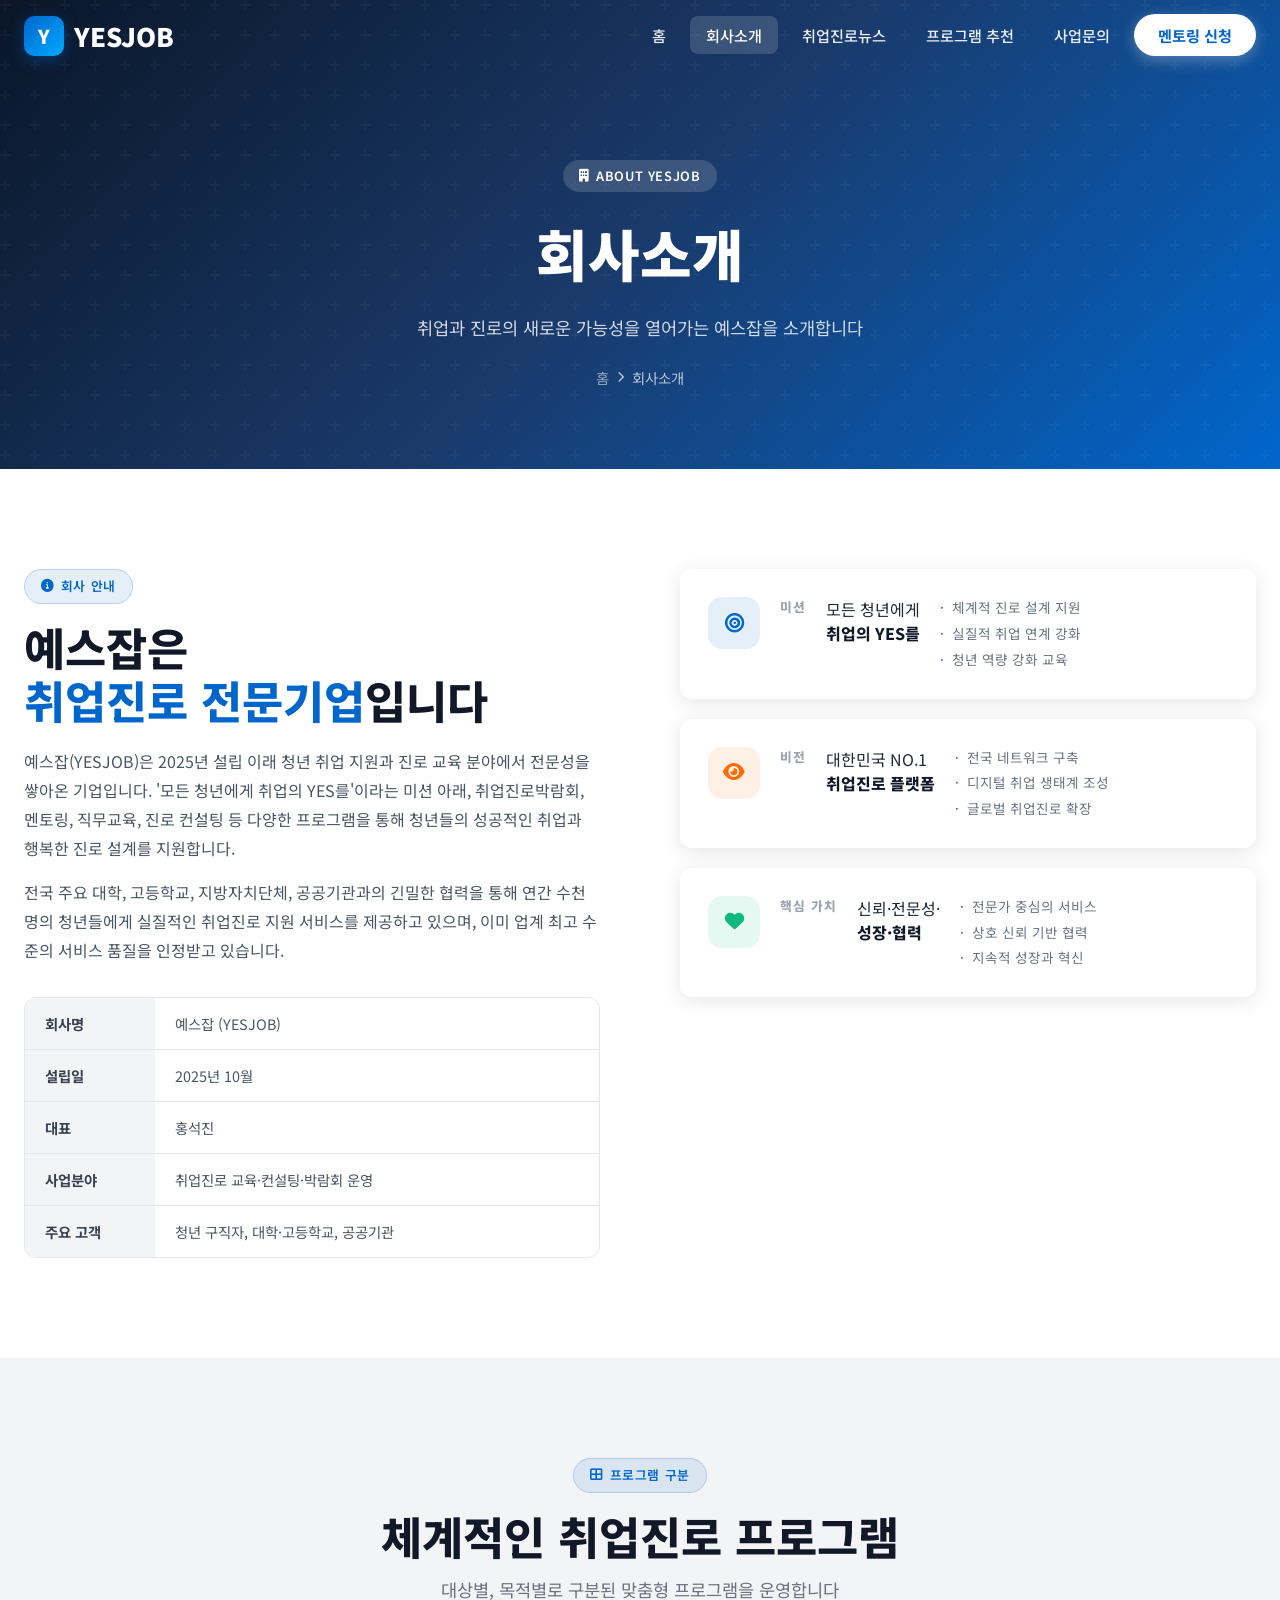
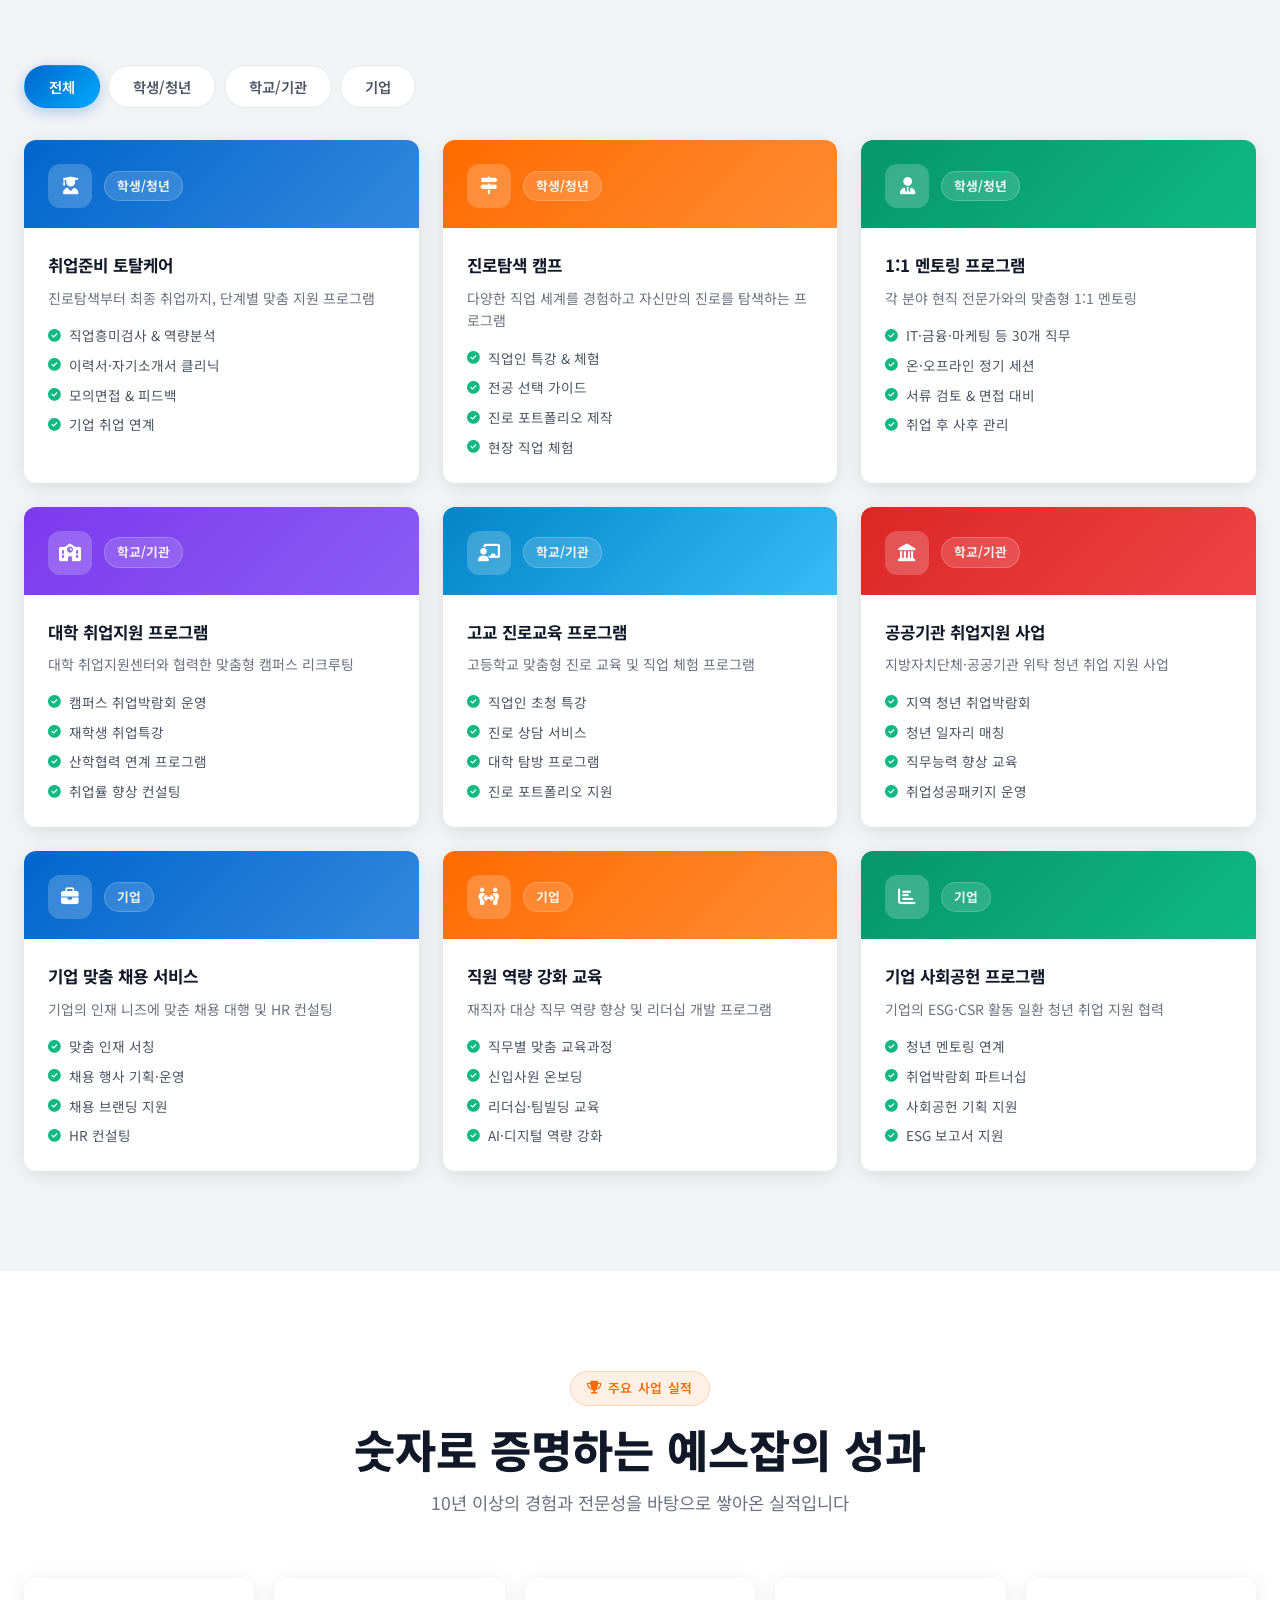
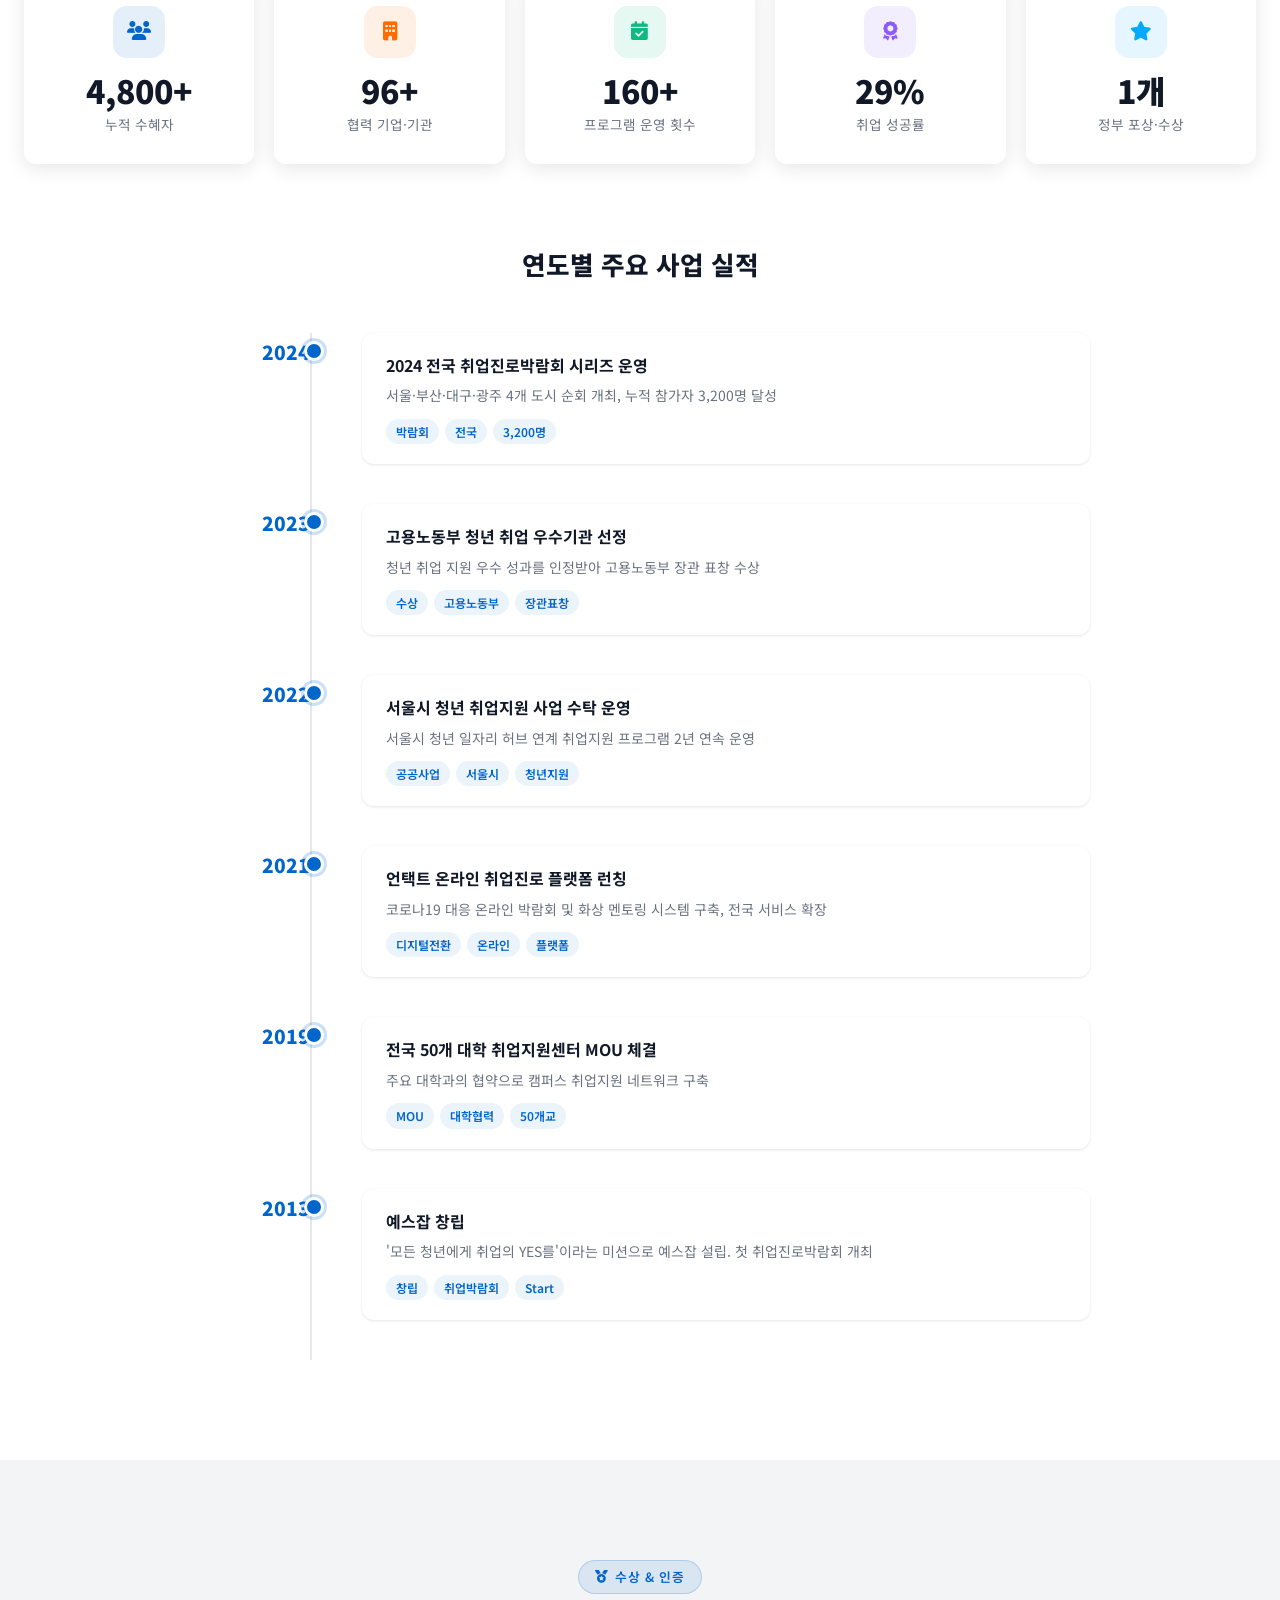
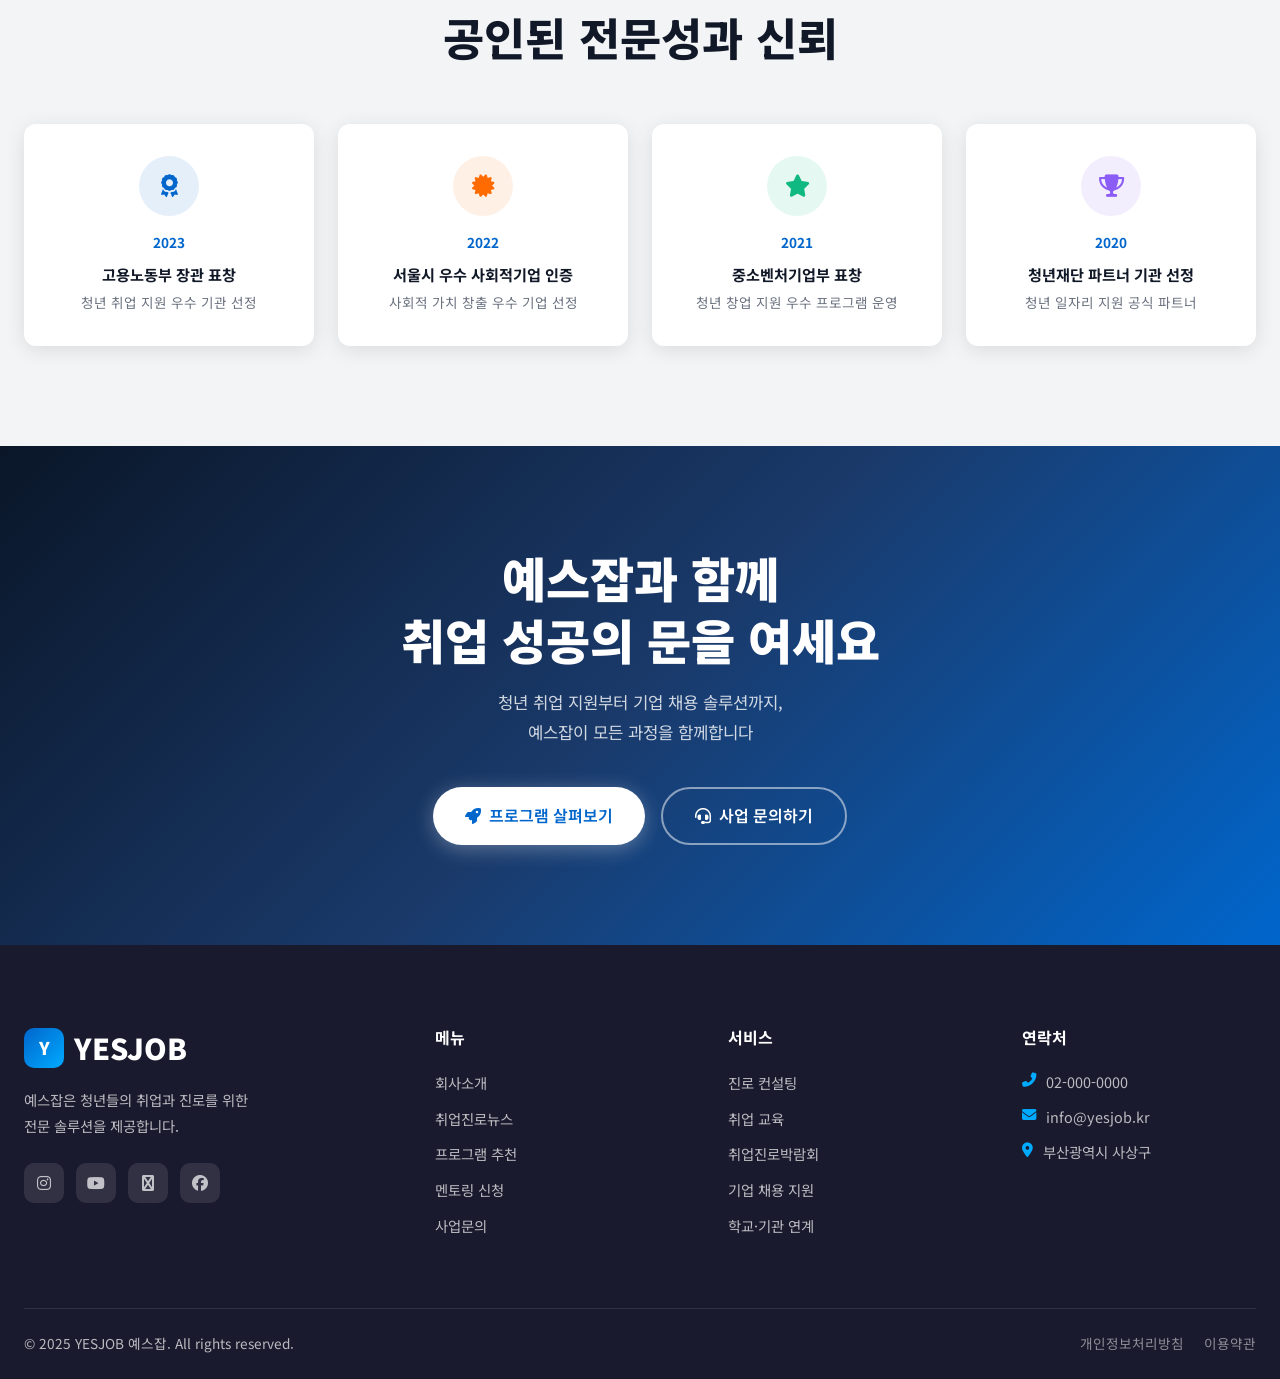
<file: about.html>
<!DOCTYPE html>
<html lang="ko">
<head>
  <meta charset="UTF-8">
  <meta name="viewport" content="width=device-width, initial-scale=1.0">
  <meta name="description" content="예스잡(YESJOB) 회사소개 - 회사 안내, 미션·비전, 프로그램 구분, 주요 사업 실적">
  <title>회사소개 | YESJOB 예스잡</title>
  <link rel="preconnect" href="https://fonts.googleapis.com">
  <link href="https://fonts.googleapis.com/css2?family=Noto+Sans+KR:wght@300;400;500;600;700;800;900&display=swap" rel="stylesheet">
  <link rel="stylesheet" href="https://cdn.jsdelivr.net/npm/@fortawesome/fontawesome-free@6.4.0/css/all.min.css">
  <link rel="stylesheet" href="css/style.css">
  <link rel="stylesheet" href="css/about.css">
</head>
<body>

  <!-- NAVBAR -->
  <nav class="navbar scrolled">
    <div class="nav-inner">
      <a href="index.html" class="nav-logo">
        <div class="logo-icon">Y</div>
        YESJOB
      </a>
      <ul class="nav-menu">
        <li><a href="index.html" class="nav-link">홈</a></li>
        <li><a href="about.html" class="nav-link active">회사소개</a></li>
        <li><a href="news.html" class="nav-link">취업진로뉴스</a></li>
        <li><a href="programs.html" class="nav-link">프로그램 추천</a></li>
        <li><a href="index.html#contact" class="nav-link">사업문의</a></li>
        <li><a href="index.html#mentoring" class="nav-link nav-cta">멘토링 신청</a></li>
      </ul>
      <div class="hamburger">
        <span></span><span></span><span></span>
      </div>
    </div>
  </nav>

  <!-- PAGE HERO -->
  <section class="page-hero">
    <div class="page-hero-content container">
      <div class="badge" style="background:rgba(255,255,255,0.15); color:white; border-color:rgba(255,255,255,0.3); margin-bottom:16px;">
        <i class="fas fa-building"></i> About YESJOB
      </div>
      <h1>회사소개</h1>
      <p>취업과 진로의 새로운 가능성을 열어가는 예스잡을 소개합니다</p>
      <div class="breadcrumb">
        <a href="index.html">홈</a>
        <i class="fas fa-chevron-right"></i>
        <span>회사소개</span>
      </div>
    </div>
  </section>

  <!-- ========== COMPANY INFO ========== -->
  <section class="section-padding">
    <div class="container">
      <div class="company-intro-grid">
        <div class="ci-left reveal">
          <div class="badge badge-primary"><i class="fas fa-info-circle"></i> 회사 안내</div>
          <h2 class="section-title" style="margin-top:16px;">
            예스잡은<br>
            <span style="color:var(--primary);">취업진로 전문기업</span>입니다
          </h2>
          <p style="color:var(--gray-600); line-height:1.8; margin-top:20px; font-size:1rem;">
            예스잡(YESJOB)은 2025년 설립 이래 청년 취업 지원과 진로 교육 분야에서 
            전문성을 쌓아온 기업입니다. '모든 청년에게 취업의 YES를'이라는 미션 아래, 
            취업진로박람회, 멘토링, 직무교육, 진로 컨설팅 등 다양한 프로그램을 통해 
            청년들의 성공적인 취업과 행복한 진로 설계를 지원합니다.
          </p>
          <p style="color:var(--gray-600); line-height:1.8; margin-top:16px; font-size:1rem;">
            전국 주요 대학, 고등학교, 지방자치단체, 공공기관과의 긴밀한 협력을 통해 
            연간 수천 명의 청년들에게 실질적인 취업진로 지원 서비스를 제공하고 있으며, 
            이미 업계 최고 수준의 서비스 품질을 인정받고 있습니다.
          </p>
          <div class="company-info-table">
            <div class="cit-row">
              <span class="cit-label">회사명</span>
              <span class="cit-value">예스잡 (YESJOB)</span>
            </div>
            <div class="cit-row">
              <span class="cit-label">설립일</span>
              <span class="cit-value">2025년 10월</span>
            </div>
            <div class="cit-row">
              <span class="cit-label">대표</span>
              <span class="cit-value">홍석진</span>
            </div>
            <div class="cit-row">
              <span class="cit-label">사업분야</span>
              <span class="cit-value">취업진로 교육·컨설팅·박람회 운영</span>
            </div>
            <div class="cit-row">
              <span class="cit-label">주요 고객</span>
              <span class="cit-value">청년 구직자, 대학·고등학교, 공공기관</span>
            </div>
          </div>
        </div>
        <div class="ci-right reveal" data-delay="200">
          <div class="mission-vision-wrap">
            <div class="mv-card mission">
              <div class="mv-icon"><i class="fas fa-bullseye"></i></div>
              <h3>미션</h3>
              <p>모든 청년에게<br><strong>취업의 YES를</strong></p>
              <ul>
                <li>체계적 진로 설계 지원</li>
                <li>실질적 취업 연계 강화</li>
                <li>청년 역량 강화 교육</li>
              </ul>
            </div>
            <div class="mv-card vision">
              <div class="mv-icon orange"><i class="fas fa-eye"></i></div>
              <h3>비전</h3>
              <p>대한민국 NO.1<br><strong>취업진로 플랫폼</strong></p>
              <ul>
                <li>전국 네트워크 구축</li>
                <li>디지털 취업 생태계 조성</li>
                <li>글로벌 취업진로 확장</li>
              </ul>
            </div>
            <div class="mv-card value">
              <div class="mv-icon green"><i class="fas fa-heart"></i></div>
              <h3>핵심 가치</h3>
              <p>신뢰·전문성·<br><strong>성장·협력</strong></p>
              <ul>
                <li>전문가 중심의 서비스</li>
                <li>상호 신뢰 기반 협력</li>
                <li>지속적 성장과 혁신</li>
              </ul>
            </div>
          </div>
        </div>
      </div>
    </div>
  </section>

  <!-- ========== PROGRAMS ========== -->
  <section class="section-padding" style="background:var(--gray-100);">
    <div class="container">
      <div class="section-header reveal">
        <div class="badge badge-primary"><i class="fas fa-th-large"></i> 프로그램 구분</div>
        <h2 class="section-title" style="margin-top:16px;">체계적인 취업진로 프로그램</h2>
        <p class="section-subtitle">대상별, 목적별로 구분된 맞춤형 프로그램을 운영합니다</p>
      </div>

      <!-- 탭 필터 -->
      <div class="prog-tabs reveal">
        <button class="ptab active" data-tab="all">전체</button>
        <button class="ptab" data-tab="student">학생/청년</button>
        <button class="ptab" data-tab="school">학교/기관</button>
        <button class="ptab" data-tab="company">기업</button>
      </div>

      <div class="programs-about-grid" id="programsGrid">
        <!-- 학생/청년 -->
        <div class="pa-card reveal" data-category="student" data-delay="0">
          <div class="pac-header blue">
            <div class="pac-icon"><i class="fas fa-user-graduate"></i></div>
            <span class="pac-tag">학생/청년</span>
          </div>
          <div class="pac-body">
            <h3>취업준비 토탈케어</h3>
            <p>진로탐색부터 최종 취업까지, 단계별 맞춤 지원 프로그램</p>
            <ul class="pac-list">
              <li><i class="fas fa-check-circle"></i> 직업흥미검사 & 역량분석</li>
              <li><i class="fas fa-check-circle"></i> 이력서·자기소개서 클리닉</li>
              <li><i class="fas fa-check-circle"></i> 모의면접 & 피드백</li>
              <li><i class="fas fa-check-circle"></i> 기업 취업 연계</li>
            </ul>
          </div>
        </div>
        <div class="pa-card reveal" data-category="student" data-delay="100">
          <div class="pac-header orange">
            <div class="pac-icon"><i class="fas fa-map-signs"></i></div>
            <span class="pac-tag">학생/청년</span>
          </div>
          <div class="pac-body">
            <h3>진로탐색 캠프</h3>
            <p>다양한 직업 세계를 경험하고 자신만의 진로를 탐색하는 프로그램</p>
            <ul class="pac-list">
              <li><i class="fas fa-check-circle"></i> 직업인 특강 & 체험</li>
              <li><i class="fas fa-check-circle"></i> 전공 선택 가이드</li>
              <li><i class="fas fa-check-circle"></i> 진로 포트폴리오 제작</li>
              <li><i class="fas fa-check-circle"></i> 현장 직업 체험</li>
            </ul>
          </div>
        </div>
        <div class="pa-card reveal" data-category="student" data-delay="200">
          <div class="pac-header green">
            <div class="pac-icon"><i class="fas fa-user-tie"></i></div>
            <span class="pac-tag">학생/청년</span>
          </div>
          <div class="pac-body">
            <h3>1:1 멘토링 프로그램</h3>
            <p>각 분야 현직 전문가와의 맞춤형 1:1 멘토링</p>
            <ul class="pac-list">
              <li><i class="fas fa-check-circle"></i> IT·금융·마케팅 등 30개 직무</li>
              <li><i class="fas fa-check-circle"></i> 온·오프라인 정기 세션</li>
              <li><i class="fas fa-check-circle"></i> 서류 검토 & 면접 대비</li>
              <li><i class="fas fa-check-circle"></i> 취업 후 사후 관리</li>
            </ul>
          </div>
        </div>
        <!-- 학교/기관 -->
        <div class="pa-card reveal" data-category="school" data-delay="0">
          <div class="pac-header purple">
            <div class="pac-icon"><i class="fas fa-school"></i></div>
            <span class="pac-tag">학교/기관</span>
          </div>
          <div class="pac-body">
            <h3>대학 취업지원 프로그램</h3>
            <p>대학 취업지원센터와 협력한 맞춤형 캠퍼스 리크루팅</p>
            <ul class="pac-list">
              <li><i class="fas fa-check-circle"></i> 캠퍼스 취업박람회 운영</li>
              <li><i class="fas fa-check-circle"></i> 재학생 취업특강</li>
              <li><i class="fas fa-check-circle"></i> 산학협력 연계 프로그램</li>
              <li><i class="fas fa-check-circle"></i> 취업률 향상 컨설팅</li>
            </ul>
          </div>
        </div>
        <div class="pa-card reveal" data-category="school" data-delay="100">
          <div class="pac-header sky">
            <div class="pac-icon"><i class="fas fa-chalkboard-teacher"></i></div>
            <span class="pac-tag">학교/기관</span>
          </div>
          <div class="pac-body">
            <h3>고교 진로교육 프로그램</h3>
            <p>고등학교 맞춤형 진로 교육 및 직업 체험 프로그램</p>
            <ul class="pac-list">
              <li><i class="fas fa-check-circle"></i> 직업인 초청 특강</li>
              <li><i class="fas fa-check-circle"></i> 진로 상담 서비스</li>
              <li><i class="fas fa-check-circle"></i> 대학 탐방 프로그램</li>
              <li><i class="fas fa-check-circle"></i> 진로 포트폴리오 지원</li>
            </ul>
          </div>
        </div>
        <div class="pa-card reveal" data-category="school" data-delay="200">
          <div class="pac-header red">
            <div class="pac-icon"><i class="fas fa-landmark"></i></div>
            <span class="pac-tag">학교/기관</span>
          </div>
          <div class="pac-body">
            <h3>공공기관 취업지원 사업</h3>
            <p>지방자치단체·공공기관 위탁 청년 취업 지원 사업</p>
            <ul class="pac-list">
              <li><i class="fas fa-check-circle"></i> 지역 청년 취업박람회</li>
              <li><i class="fas fa-check-circle"></i> 청년 일자리 매칭</li>
              <li><i class="fas fa-check-circle"></i> 직무능력 향상 교육</li>
              <li><i class="fas fa-check-circle"></i> 취업성공패키지 운영</li>
            </ul>
          </div>
        </div>
        <!-- 기업 -->
        <div class="pa-card reveal" data-category="company" data-delay="0">
          <div class="pac-header blue">
            <div class="pac-icon"><i class="fas fa-briefcase"></i></div>
            <span class="pac-tag">기업</span>
          </div>
          <div class="pac-body">
            <h3>기업 맞춤 채용 서비스</h3>
            <p>기업의 인재 니즈에 맞춘 채용 대행 및 HR 컨설팅</p>
            <ul class="pac-list">
              <li><i class="fas fa-check-circle"></i> 맞춤 인재 서칭</li>
              <li><i class="fas fa-check-circle"></i> 채용 행사 기획·운영</li>
              <li><i class="fas fa-check-circle"></i> 채용 브랜딩 지원</li>
              <li><i class="fas fa-check-circle"></i> HR 컨설팅</li>
            </ul>
          </div>
        </div>
        <div class="pa-card reveal" data-category="company" data-delay="100">
          <div class="pac-header orange">
            <div class="pac-icon"><i class="fas fa-people-arrows"></i></div>
            <span class="pac-tag">기업</span>
          </div>
          <div class="pac-body">
            <h3>직원 역량 강화 교육</h3>
            <p>재직자 대상 직무 역량 향상 및 리더십 개발 프로그램</p>
            <ul class="pac-list">
              <li><i class="fas fa-check-circle"></i> 직무별 맞춤 교육과정</li>
              <li><i class="fas fa-check-circle"></i> 신입사원 온보딩</li>
              <li><i class="fas fa-check-circle"></i> 리더십·팀빌딩 교육</li>
              <li><i class="fas fa-check-circle"></i> AI·디지털 역량 강화</li>
            </ul>
          </div>
        </div>
        <div class="pa-card reveal" data-category="company" data-delay="200">
          <div class="pac-header green">
            <div class="pac-icon"><i class="fas fa-chart-bar"></i></div>
            <span class="pac-tag">기업</span>
          </div>
          <div class="pac-body">
            <h3>기업 사회공헌 프로그램</h3>
            <p>기업의 ESG·CSR 활동 일환 청년 취업 지원 협력</p>
            <ul class="pac-list">
              <li><i class="fas fa-check-circle"></i> 청년 멘토링 연계</li>
              <li><i class="fas fa-check-circle"></i> 취업박람회 파트너십</li>
              <li><i class="fas fa-check-circle"></i> 사회공헌 기획 지원</li>
              <li><i class="fas fa-check-circle"></i> ESG 보고서 지원</li>
            </ul>
          </div>
        </div>
      </div>
    </div>
  </section>

  <!-- ========== ACHIEVEMENTS ========== -->
  <section class="section-padding achievements-section">
    <div class="container">
      <div class="section-header reveal">
        <div class="badge badge-secondary"><i class="fas fa-trophy"></i> 주요 사업 실적</div>
        <h2 class="section-title" style="margin-top:16px;">숫자로 증명하는 예스잡의 성과</h2>
        <p class="section-subtitle">10년 이상의 경험과 전문성을 바탕으로 쌓아온 실적입니다</p>
      </div>

      <div class="achievements-stats reveal">
        <div class="ach-stat">
          <div class="as-icon blue"><i class="fas fa-users"></i></div>
          <div class="as-num"><span class="counter-num" data-target="15000" data-suffix="+">0</span></div>
          <div class="as-label">누적 수혜자</div>
        </div>
        <div class="ach-stat">
          <div class="as-icon orange"><i class="fas fa-building"></i></div>
          <div class="as-num"><span class="counter-num" data-target="300" data-suffix="+">0</span></div>
          <div class="as-label">협력 기업·기관</div>
        </div>
        <div class="ach-stat">
          <div class="as-icon green"><i class="fas fa-calendar-check"></i></div>
          <div class="as-num"><span class="counter-num" data-target="500" data-suffix="+">0</span></div>
          <div class="as-label">프로그램 운영 횟수</div>
        </div>
        <div class="ach-stat">
          <div class="as-icon purple"><i class="fas fa-award"></i></div>
          <div class="as-num"><span class="counter-num" data-target="92" data-suffix="%">0</span></div>
          <div class="as-label">취업 성공률</div>
        </div>
        <div class="ach-stat">
          <div class="as-icon sky"><i class="fas fa-star"></i></div>
          <div class="as-num"><span class="counter-num" data-target="4" data-suffix="개">0</span></div>
          <div class="as-label">정부 포상·수상</div>
        </div>
      </div>

      <div class="achievements-timeline">
        <div class="at-title reveal">
          <h3>연도별 주요 사업 실적</h3>
        </div>
        <div class="timeline">
          <div class="tl-item reveal" data-delay="0">
            <div class="tl-year">2024</div>
            <div class="tl-content">
              <h4>2024 전국 취업진로박람회 시리즈 운영</h4>
              <p>서울·부산·대구·광주 4개 도시 순회 개최, 누적 참가자 3,200명 달성</p>
              <div class="tl-tags">
                <span>박람회</span><span>전국</span><span>3,200명</span>
              </div>
            </div>
          </div>
          <div class="tl-item reveal" data-delay="100">
            <div class="tl-year">2023</div>
            <div class="tl-content">
              <h4>고용노동부 청년 취업 우수기관 선정</h4>
              <p>청년 취업 지원 우수 성과를 인정받아 고용노동부 장관 표창 수상</p>
              <div class="tl-tags">
                <span>수상</span><span>고용노동부</span><span>장관표창</span>
              </div>
            </div>
          </div>
          <div class="tl-item reveal" data-delay="200">
            <div class="tl-year">2022</div>
            <div class="tl-content">
              <h4>서울시 청년 취업지원 사업 수탁 운영</h4>
              <p>서울시 청년 일자리 허브 연계 취업지원 프로그램 2년 연속 운영</p>
              <div class="tl-tags">
                <span>공공사업</span><span>서울시</span><span>청년지원</span>
              </div>
            </div>
          </div>
          <div class="tl-item reveal" data-delay="300">
            <div class="tl-year">2021</div>
            <div class="tl-content">
              <h4>언택트 온라인 취업진로 플랫폼 런칭</h4>
              <p>코로나19 대응 온라인 박람회 및 화상 멘토링 시스템 구축, 전국 서비스 확장</p>
              <div class="tl-tags">
                <span>디지털전환</span><span>온라인</span><span>플랫폼</span>
              </div>
            </div>
          </div>
          <div class="tl-item reveal" data-delay="400">
            <div class="tl-year">2019</div>
            <div class="tl-content">
              <h4>전국 50개 대학 취업지원센터 MOU 체결</h4>
              <p>주요 대학과의 협약으로 캠퍼스 취업지원 네트워크 구축</p>
              <div class="tl-tags">
                <span>MOU</span><span>대학협력</span><span>50개교</span>
              </div>
            </div>
          </div>
          <div class="tl-item reveal" data-delay="500">
            <div class="tl-year">2013</div>
            <div class="tl-content">
              <h4>예스잡 창립</h4>
              <p>'모든 청년에게 취업의 YES를'이라는 미션으로 예스잡 설립. 첫 취업진로박람회 개최</p>
              <div class="tl-tags">
                <span>창립</span><span>취업박람회</span><span>Start</span>
              </div>
            </div>
          </div>
        </div>
      </div>
    </div>
  </section>

  <!-- ========== AWARDS ========== -->
  <section class="section-padding" style="background:var(--gray-100);">
    <div class="container">
      <div class="section-header reveal">
        <div class="badge badge-primary"><i class="fas fa-medal"></i> 수상 & 인증</div>
        <h2 class="section-title" style="margin-top:16px;">공인된 전문성과 신뢰</h2>
      </div>
      <div class="awards-grid">
        <div class="award-card reveal" data-delay="0">
          <div class="award-icon"><i class="fas fa-award"></i></div>
          <div class="award-year">2023</div>
          <h4>고용노동부 장관 표창</h4>
          <p>청년 취업 지원 우수 기관 선정</p>
        </div>
        <div class="award-card reveal" data-delay="100">
          <div class="award-icon orange"><i class="fas fa-certificate"></i></div>
          <div class="award-year">2022</div>
          <h4>서울시 우수 사회적기업 인증</h4>
          <p>사회적 가치 창출 우수 기업 선정</p>
        </div>
        <div class="award-card reveal" data-delay="200">
          <div class="award-icon green"><i class="fas fa-star"></i></div>
          <div class="award-year">2021</div>
          <h4>중소벤처기업부 표창</h4>
          <p>청년 창업 지원 우수 프로그램 운영</p>
        </div>
        <div class="award-card reveal" data-delay="300">
          <div class="award-icon purple"><i class="fas fa-trophy"></i></div>
          <div class="award-year">2020</div>
          <h4>청년재단 파트너 기관 선정</h4>
          <p>청년 일자리 지원 공식 파트너</p>
        </div>
      </div>
    </div>
  </section>

  <!-- ========== CTA ========== -->
  <section class="about-cta">
    <div class="container">
      <div class="cta-content reveal">
        <h2>예스잡과 함께<br>취업 성공의 문을 여세요</h2>
        <p>청년 취업 지원부터 기업 채용 솔루션까지,<br>예스잡이 모든 과정을 함께합니다</p>
        <div class="cta-btns">
          <a href="programs.html" class="btn btn-white">
            <i class="fas fa-rocket"></i> 프로그램 살펴보기
          </a>
          <a href="index.html#contact" class="btn btn-outline-cta">
            <i class="fas fa-headset"></i> 사업 문의하기
          </a>
        </div>
      </div>
    </div>
  </section>

  <!-- FOOTER -->
  <footer class="footer">
    <div class="container">
      <div class="footer-grid">
        <div class="footer-brand">
          <div class="logo">
            <div class="logo-icon">Y</div>
            YESJOB
          </div>
          <p>예스잡은 청년들의 취업과 진로를 위한<br>전문 솔루션을 제공합니다.</p>
          <div class="footer-social">
            <a href="#"><i class="fab fa-instagram"></i></a>
            <a href="#"><i class="fab fa-youtube"></i></a>
            <a href="#"><i class="fab fa-blog"></i></a>
            <a href="#"><i class="fab fa-facebook"></i></a>
          </div>
        </div>
        <div class="footer-col">
          <h4>메뉴</h4>
          <ul>
            <li><a href="about.html">회사소개</a></li>
            <li><a href="news.html">취업진로뉴스</a></li>
            <li><a href="programs.html">프로그램 추천</a></li>
            <li><a href="index.html#mentoring">멘토링 신청</a></li>
            <li><a href="index.html#contact">사업문의</a></li>
          </ul>
        </div>
        <div class="footer-col">
          <h4>서비스</h4>
          <ul>
            <li><a href="#">진로 컨설팅</a></li>
            <li><a href="#">취업 교육</a></li>
            <li><a href="#">취업진로박람회</a></li>
            <li><a href="#">기업 채용 지원</a></li>
            <li><a href="#">학교·기관 연계</a></li>
          </ul>
        </div>
        <div class="footer-col">
          <h4>연락처</h4>
          <div class="footer-contact-item">
            <i class="fas fa-phone-alt"></i>
            <span>02-000-0000</span>
          </div>
          <div class="footer-contact-item">
            <i class="fas fa-envelope"></i>
            <span>info@yesjob.kr</span>
          </div>
          <div class="footer-contact-item">
            <i class="fas fa-map-marker-alt"></i>
            <span>부산광역시 사상구</span>
          </div>
        </div>
      </div>
      <div class="footer-bottom">
        <p>© 2025 YESJOB 예스잡. All rights reserved.</p>
        <div style="display:flex; gap:20px;">
          <a href="#" style="color:rgba(255,255,255,0.5); font-size:0.85rem;">개인정보처리방침</a>
          <a href="#" style="color:rgba(255,255,255,0.5); font-size:0.85rem;">이용약관</a>
        </div>
      </div>
    </div>
  </footer>

  <script src="js/main.js"></script>
  <script>
    // 프로그램 탭 필터
    const ptabs = document.querySelectorAll('.ptab');
    const pacards = document.querySelectorAll('.pa-card');
    
    ptabs.forEach(tab => {
      tab.addEventListener('click', () => {
        ptabs.forEach(t => t.classList.remove('active'));
        tab.classList.add('active');
        
        const filter = tab.dataset.tab;
        pacards.forEach(card => {
          if (filter === 'all' || card.dataset.category === filter) {
            card.style.display = 'flex';
            card.style.opacity = '0';
            setTimeout(() => card.style.opacity = '1', 50);
          } else {
            card.style.display = 'none';
          }
        });
      });
    });
    
    // Navbar always scrolled on sub-pages
    const navbar = document.querySelector('.navbar');
    navbar.classList.add('scrolled');
    navbar.classList.remove('transparent');
    
    window.addEventListener('scroll', () => {
      navbar.classList.add('scrolled');
    });
  </script>
</body>
</html>
</file>
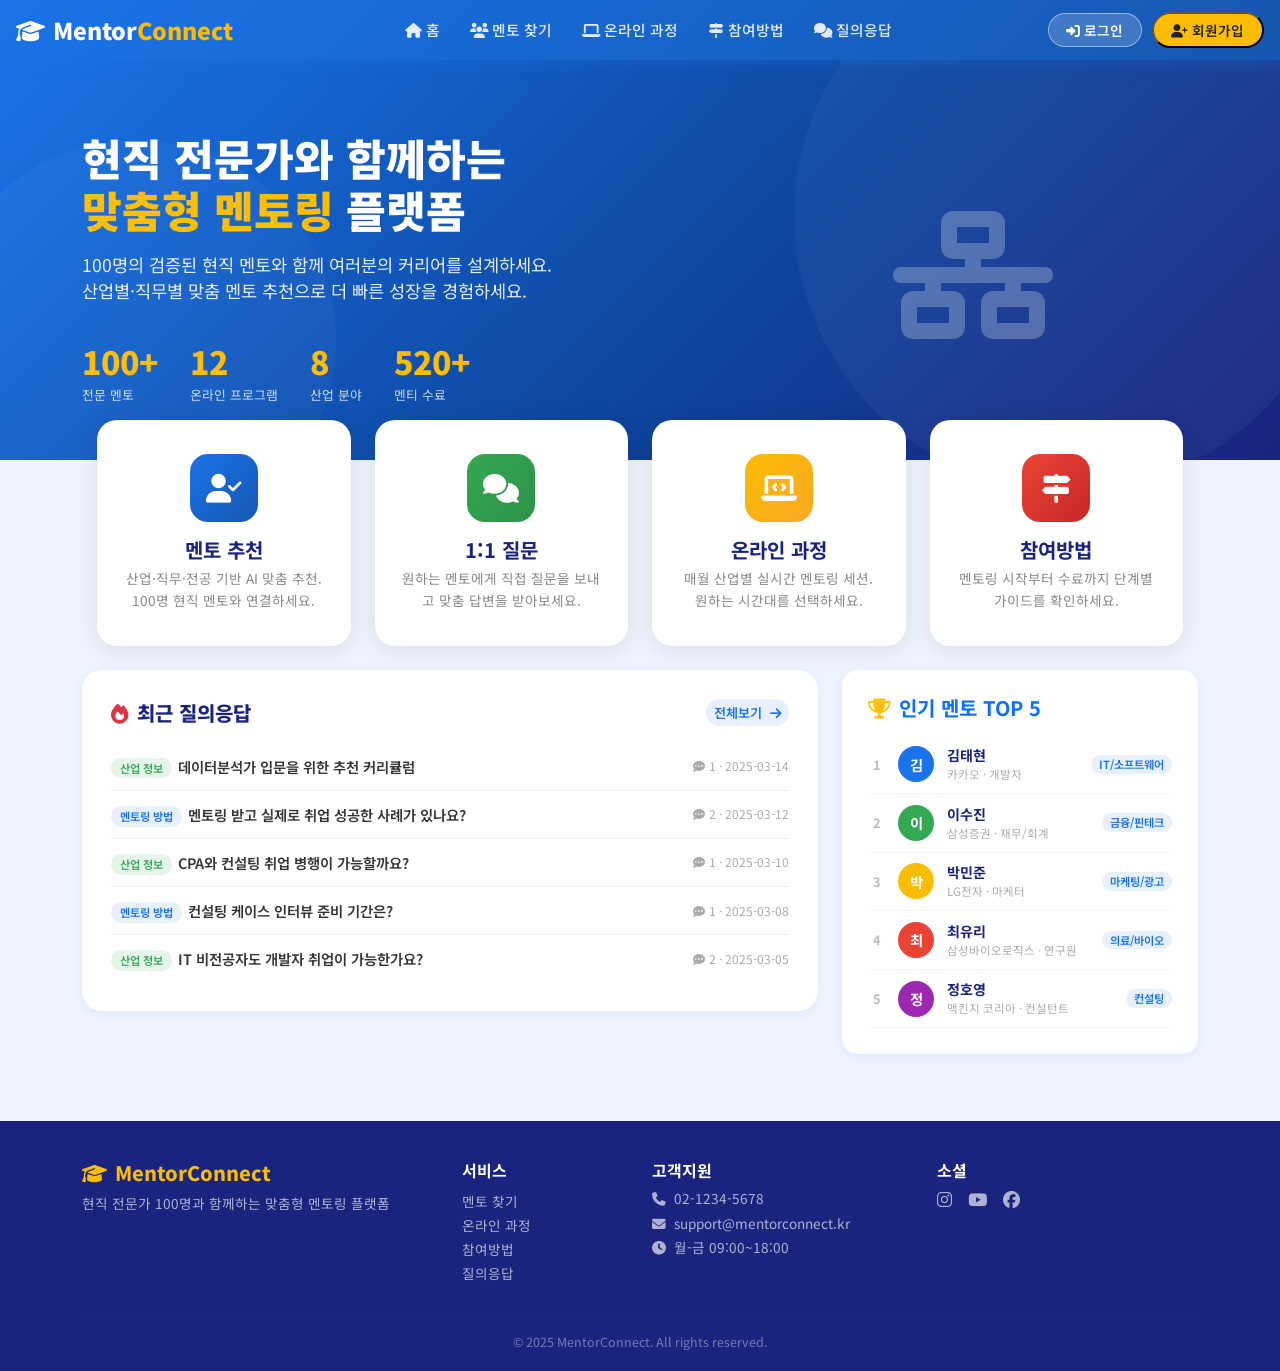
<file: mentoring.html>
<!DOCTYPE html>
<html lang="ko">
<head>
<meta charset="UTF-8">
<meta name="viewport" content="width=device-width, initial-scale=1.0">
<title>MentorConnect - 멘토링 플랫폼</title>
<link href="https://cdn.jsdelivr.net/npm/bootstrap@5.3.2/dist/css/bootstrap.min.css" rel="stylesheet">
<link href="https://cdnjs.cloudflare.com/ajax/libs/font-awesome/6.5.0/css/all.min.css" rel="stylesheet">
<link href="https://fonts.googleapis.com/css2?family=Noto+Sans+KR:wght@300;400;500;700;900&display=swap" rel="stylesheet">
<style>
:root{--pri:#1a73e8;--pri2:#1557b0;--sec:#34a853;--acc:#fbbc04;--red:#ea4335;--bg:#f0f4ff;--card:#fff;--shadow:0 2px 12px rgba(26,115,232,.1);--hover:0 8px 32px rgba(26,115,232,.18);}
*{font-family:'Noto Sans KR',sans-serif;box-sizing:border-box;}
body{background:var(--bg);color:#222;margin:0;}

/* ===== NAV ===== */
.navbar{background:linear-gradient(135deg,#1a73e8,#1557b0);box-shadow:0 2px 16px rgba(26,115,232,.35);padding:0;position:sticky;top:0;z-index:1000;}
.navbar-brand{font-size:1.45rem;font-weight:900;color:#fff!important;padding:.8rem 0;}
.navbar-brand span{color:#fbbc04;}
.nav-link{color:rgba(255,255,255,.88)!important;font-weight:500;padding:.9rem .95rem!important;font-size:.92rem;transition:.2s;}
.nav-link:hover,.nav-link.active{color:#fff!important;background:rgba(255,255,255,.15);border-radius:6px;}
.btn-nav{border-radius:20px;padding:.38rem 1.1rem!important;font-size:.85rem;font-weight:600;transition:.2s;}
.btn-nav-login{background:rgba(255,255,255,.18);color:#fff!important;border:1.5px solid rgba(255,255,255,.45);}
.btn-nav-login:hover{background:#fff;color:#1a73e8!important;}
.btn-nav-join{background:#fbbc04;color:#222!important;margin-left:6px;}
.btn-nav-join:hover{background:#f9a825;}
.notif-wrap{position:relative;cursor:pointer;}
.notif-icon{color:#fff;font-size:1.15rem;padding:.5rem;background:none;border:none;}
.notif-dot{position:absolute;top:4px;right:4px;width:16px;height:16px;background:#ea4335;border-radius:50%;font-size:.6rem;color:#fff;display:flex;align-items:center;justify-content:center;font-weight:700;}
.user-chip{background:rgba(255,255,255,.18);color:#fff;border-radius:20px;padding:.3rem .9rem;font-size:.82rem;font-weight:600;margin-right:6px;}

/* ===== PAGES ===== */
.page{display:none;min-height:calc(100vh - 60px);}
.page.active{display:block;}

/* ===== HERO ===== */
.hero{background:linear-gradient(135deg,#1a73e8 0%,#0d47a1 55%,#1a237e 100%);color:#fff;padding:72px 0 56px;position:relative;overflow:hidden;}
.hero::before{content:'';position:absolute;top:-30%;right:-5%;width:550px;height:550px;background:rgba(255,255,255,.04);border-radius:50%;}
.hero::after{content:'';position:absolute;bottom:-20%;left:-5%;width:400px;height:400px;background:rgba(255,255,255,.03);border-radius:50%;}
.hero h1{font-size:2.7rem;font-weight:900;line-height:1.2;}
.hero h1 span{color:#fbbc04;}
.hero p{font-size:1.1rem;opacity:.9;margin:1rem 0;}
.hero-stats{display:flex;gap:2rem;margin-top:2rem;flex-wrap:wrap;}
.hero-stat .num{font-size:2rem;font-weight:900;color:#fbbc04;}
.hero-stat .lbl{font-size:.8rem;opacity:.8;}

/* 홈 메뉴 카드 (클릭 가능) */
.home-menu-grid{display:grid;grid-template-columns:repeat(auto-fit,minmax(220px,1fr));gap:1.5rem;margin-top:-40px;position:relative;z-index:10;padding:0 15px;}
.home-menu-card{background:#fff;border-radius:20px;box-shadow:0 4px 24px rgba(0,0,0,.1);padding:2rem 1.5rem;text-align:center;cursor:pointer;transition:.25s;border:2px solid transparent;}
.home-menu-card:hover{transform:translateY(-6px);box-shadow:var(--hover);border-color:var(--pri);}
.home-menu-card .icon{width:68px;height:68px;border-radius:18px;display:flex;align-items:center;justify-content:center;font-size:1.8rem;color:#fff;margin:0 auto 1rem;}
.home-menu-card h5{font-weight:700;color:#1a237e;margin-bottom:.4rem;}
.home-menu-card p{color:#888;font-size:.85rem;line-height:1.6;margin:0;}

/* 최근 게시판 */
.recent-board{background:#fff;border-radius:20px;box-shadow:var(--shadow);padding:1.8rem;}
.recent-board h5{font-weight:800;color:#1a237e;margin-bottom:1rem;}
.rboard-item{padding:.7rem 0;border-bottom:1px solid #f0f0f0;cursor:pointer;transition:.15s;display:flex;justify-content:space-between;align-items:center;}
.rboard-item:last-child{border-bottom:none;}
.rboard-item:hover{background:#f8f9ff;border-radius:8px;padding:.7rem .5rem;}
.rboard-item .title{font-size:.9rem;font-weight:600;color:#333;}
.rboard-item .meta{font-size:.75rem;color:#aaa;white-space:nowrap;margin-left:.5rem;}

/* ===== LAYOUT (멘토 찾기) ===== */
.mentor-layout{display:flex;gap:0;min-height:calc(100vh - 60px);}
.mentor-sidebar{width:320px;min-width:320px;background:#fff;border-right:1px solid #e8eaf0;overflow-y:auto;height:calc(100vh - 60px);position:sticky;top:60px;}
.mentor-detail{flex:1;overflow-y:auto;height:calc(100vh - 60px);background:#f0f4ff;}
.mentor-detail-inner{padding:2rem;}

/* 사이드바 */
.sidebar-header{background:linear-gradient(135deg,#1a73e8,#1557b0);color:#fff;padding:1.2rem;}
.sidebar-header h6{margin:0;font-weight:700;}
.sidebar-filter{padding:1rem;border-bottom:1px solid #eee;}
.sidebar-filter select,.sidebar-filter input{border:1.5px solid #e0e0e0;border-radius:8px;padding:.5rem .8rem;font-size:.83rem;width:100%;margin-bottom:.5rem;background:#f8f9ff;outline:none;transition:.2s;}
.sidebar-filter select:focus,.sidebar-filter input:focus{border-color:var(--pri);}
.btn-sf{background:var(--pri);color:#fff;border:none;border-radius:8px;width:100%;padding:.5rem;font-size:.85rem;font-weight:600;cursor:pointer;transition:.2s;}
.btn-sf:hover{background:var(--pri2);}
.mentor-list-scroll{overflow-y:auto;}
.mentor-item{padding:.9rem 1rem;border-bottom:1px solid #f0f2f8;cursor:pointer;transition:.15s;display:flex;align-items:center;gap:.8rem;}
.mentor-item:hover{background:#f0f7ff;}
.mentor-item.active{background:#e8f0fe;border-left:3px solid var(--pri);}
.m-avatar{width:44px;height:44px;border-radius:50%;display:flex;align-items:center;justify-content:center;color:#fff;font-size:1.1rem;font-weight:700;flex-shrink:0;}
.m-name{font-weight:700;font-size:.9rem;color:#1a237e;}
.m-sub{font-size:.75rem;color:#888;}
.m-badge{font-size:.68rem;background:#e8f0fe;color:var(--pri);border-radius:20px;padding:1px 7px;font-weight:600;display:inline-block;margin-top:2px;}
.m-badge.g{background:#e6f4ea;color:#34a853;}
.rec-badge{background:linear-gradient(135deg,#fbbc04,#f9a825);color:#222;font-size:.65rem;font-weight:700;border-radius:20px;padding:1px 7px;margin-left:4px;}

/* 멘토 상세 (인라인) */
.detail-hero{background:linear-gradient(135deg,#1a73e8,#1557b0);color:#fff;border-radius:16px;padding:2rem;margin-bottom:1.5rem;position:relative;}
.detail-avatar{width:100px;height:100px;border-radius:50%;display:flex;align-items:center;justify-content:center;color:#fff;font-size:2.4rem;font-weight:700;border:4px solid rgba(255,255,255,.4);margin-bottom:1rem;}
.detail-section{background:#fff;border-radius:16px;padding:1.4rem;margin-bottom:1rem;box-shadow:var(--shadow);}
.detail-section h6{color:var(--pri);font-weight:700;border-bottom:2px solid #e8f0fe;padding-bottom:.4rem;margin-bottom:.9rem;}
.faq-box{background:#f8f9ff;border-radius:10px;padding:.9rem;margin-bottom:.6rem;border-left:3px solid var(--pri);}
.faq-q{font-weight:700;color:#1a237e;font-size:.88rem;}
.faq-a{color:#555;font-size:.85rem;line-height:1.6;margin-top:.3rem;}
.qa-record{background:#f0f7ff;border-radius:10px;padding:.9rem;margin-bottom:.7rem;border-left:3px solid #34a853;}
.qa-q-text{font-weight:600;color:#1a237e;font-size:.88rem;}
.qa-a-text{color:#34a853;font-size:.85rem;margin-top:.3rem;padding-left:.5rem;border-left:2px solid #34a853;}
.qa-pending{color:#999;font-size:.8rem;font-style:italic;margin-top:.3rem;}
.btn-ask{background:linear-gradient(135deg,#34a853,#2d9248);color:#fff;border:none;border-radius:10px;padding:.65rem 1.5rem;font-weight:600;width:100%;cursor:pointer;transition:.2s;font-size:.95rem;}
.btn-ask:hover{transform:translateY(-1px);box-shadow:0 4px 14px rgba(52,168,83,.3);}

/* ===== 공통 섹션 ===== */
.sec-title{font-size:1.5rem;font-weight:800;color:#1a237e;margin-bottom:.3rem;}
.sec-sub{color:#888;font-size:.9rem;margin-bottom:1.5rem;}
.title-bar{width:44px;height:4px;background:linear-gradient(90deg,#1a73e8,#34a853);border-radius:2px;margin-bottom:.8rem;}
.card-wrap{background:#fff;border-radius:16px;box-shadow:var(--shadow);padding:1.6rem;margin-bottom:1.2rem;}

/* ===== 온라인 과정 ===== */
.month-pill{display:inline-block;padding:.38rem 1.1rem;border-radius:20px;background:#e8f0fe;color:var(--pri);font-weight:600;font-size:.85rem;cursor:pointer;margin:3px;transition:.2s;border:1.5px solid transparent;}
.month-pill.active{background:var(--pri);color:#fff;}
.month-pill:hover:not(.active){border-color:var(--pri);}
.course-card{background:#fff;border-radius:16px;box-shadow:var(--shadow);overflow:hidden;transition:.25s;border:1.5px solid transparent;}
.course-card:hover{box-shadow:var(--hover);transform:translateY(-4px);border-color:var(--pri);}
.course-head{background:linear-gradient(135deg,#1a73e8,#1557b0);color:#fff;padding:1.2rem;}
.course-body{padding:1.2rem;}
.slot-row{background:#f8f9ff;border-radius:8px;padding:.7rem 1rem;margin-bottom:.45rem;display:flex;justify-content:space-between;align-items:center;border:1px solid #e8f0fe;}
.slot-row.full{background:#fce4e4;border-color:#f9d7d7;}
.btn-slot{font-size:.78rem;padding:.28rem .9rem;border-radius:20px;font-weight:600;border:none;cursor:pointer;}
.btn-slot-ok{background:var(--pri);color:#fff;}
.btn-slot-done{background:#e0e0e0;color:#999;cursor:not-allowed;}
.btn-slot-ok:hover{background:var(--pri2);}

/* ===== 참여방법 ===== */
.step-card{background:#fff;border-radius:16px;box-shadow:var(--shadow);padding:1.8rem;text-align:center;transition:.25s;height:100%;}
.step-card:hover{box-shadow:var(--hover);transform:translateY(-4px);}
.step-num{width:56px;height:56px;background:linear-gradient(135deg,#1a73e8,#1557b0);color:#fff;border-radius:50%;display:flex;align-items:center;justify-content:center;font-size:1.3rem;font-weight:900;margin:0 auto .8rem;}
.step-card h5{font-weight:700;color:#1a237e;}
.step-card p{color:#777;font-size:.88rem;line-height:1.7;}

/* ===== 게시판 ===== */
.board-item{background:#fff;border-radius:12px;box-shadow:0 1px 6px rgba(0,0,0,.06);padding:1rem 1.3rem;margin-bottom:.6rem;cursor:pointer;transition:.2s;border-left:4px solid transparent;}
.board-item:hover{box-shadow:var(--hover);border-left-color:var(--pri);transform:translateX(3px);}
.board-item h6{font-weight:600;color:#1a237e;margin-bottom:.3rem;font-size:.95rem;}
.board-meta{font-size:.78rem;color:#aaa;}
.cat-pill{font-size:.7rem;font-weight:600;border-radius:20px;padding:2px 9px;display:inline-block;margin-right:6px;}
.cat-m{background:#e8f0fe;color:var(--pri);}
.cat-i{background:#e6f4ea;color:#34a853;}
.cat-e{background:#fff8e1;color:#f57c00;}
.cat-q{background:#fce4e4;color:#ea4335;}
.reply-cnt{background:#e8f0fe;color:var(--pri);border-radius:20px;padding:1px 8px;font-size:.72rem;font-weight:700;}
.answer-box{background:#f0f7ff;border-radius:10px;padding:.9rem;margin-top:.6rem;border-left:3px solid var(--pri);}
.answerer{font-weight:700;color:var(--pri);font-size:.85rem;}

/* ===== 관리자 ===== */
.admin-sidebar{width:220px;min-width:220px;background:#1a237e;height:100vh;position:fixed;top:0;left:0;z-index:2000;padding-top:4rem;display:none;}
.admin-sidebar.open{display:block;}
.admin-nav-item{display:flex;align-items:center;gap:.7rem;padding:.8rem 1.4rem;color:rgba(255,255,255,.8);cursor:pointer;transition:.15s;font-size:.9rem;}
.admin-nav-item:hover,.admin-nav-item.active{background:rgba(255,255,255,.12);color:#fff;border-left:3px solid #fbbc04;}
.admin-content{margin-left:220px;padding:2rem;}
.stat-card{background:#fff;border-radius:16px;box-shadow:var(--shadow);padding:1.5rem;text-align:center;}
.stat-num{font-size:2.2rem;font-weight:900;color:var(--pri);}
.stat-lbl{font-size:.85rem;color:#888;margin-top:.2rem;}
.table th{background:#f0f4ff;font-weight:700;font-size:.85rem;color:#555;}
.table td{font-size:.88rem;vertical-align:middle;}
.progress-sm{height:6px;border-radius:3px;}
.badge-status-ok{background:#e6f4ea;color:#34a853;border-radius:20px;padding:2px 10px;font-size:.75rem;font-weight:600;}
.badge-status-wait{background:#fff8e1;color:#f57c00;border-radius:20px;padding:2px 10px;font-size:.75rem;font-weight:600;}

/* ===== 모달 오버레이 ===== */
.overlay{display:none;position:fixed;inset:0;background:rgba(0,0,0,.5);z-index:9998;justify-content:center;align-items:center;}
.overlay.show{display:flex;}
.modal-box{background:#fff;border-radius:20px;width:100%;max-width:480px;margin:20px;position:relative;max-height:90vh;overflow-y:auto;}
.modal-box-lg{max-width:600px;}
.modal-head{background:linear-gradient(135deg,#1a73e8,#1557b0);color:#fff;padding:1.2rem 1.5rem;border-radius:20px 20px 0 0;display:flex;justify-content:space-between;align-items:center;}
.modal-head h5{margin:0;font-weight:700;}
.modal-close{background:none;border:none;color:#fff;font-size:1.3rem;cursor:pointer;opacity:.8;}
.modal-close:hover{opacity:1;}
.modal-body-pad{padding:1.8rem;}
.auth-tab{display:flex;background:#f0f4ff;border-radius:12px;padding:4px;margin-bottom:1.4rem;}
.auth-tab-btn{flex:1;padding:.45rem;border:none;background:transparent;border-radius:10px;font-weight:600;font-size:.88rem;cursor:pointer;color:#888;transition:.2s;}
.auth-tab-btn.active{background:#fff;color:var(--pri);box-shadow:0 2px 8px rgba(0,0,0,.1);}
.fc{border:1.5px solid #e0e0e0;border-radius:10px;padding:.58rem .9rem;font-size:.9rem;width:100%;outline:none;background:#f8f9ff;transition:.2s;}
.fc:focus{border-color:var(--pri);background:#fff;box-shadow:0 0 0 3px rgba(26,115,232,.1);}
.fl{font-weight:600;font-size:.85rem;color:#555;margin-bottom:.3rem;display:block;}
.btn-submit{background:linear-gradient(135deg,#1a73e8,#1557b0);color:#fff;border:none;border-radius:10px;padding:.72rem;font-size:.98rem;font-weight:700;width:100%;cursor:pointer;transition:.2s;}
.btn-submit:hover{transform:translateY(-1px);box-shadow:0 4px 14px rgba(26,115,232,.3);}
.btn-submit-g{background:linear-gradient(135deg,#34a853,#2d9248);}
.btn-submit-g:hover{box-shadow:0 4px 14px rgba(52,168,83,.3);}
.form-row{display:grid;grid-template-columns:1fr 1fr;gap:.7rem;margin-bottom:.7rem;}
.form-col{display:flex;flex-direction:column;}
.form-group{margin-bottom:.7rem;}
select.fc{cursor:pointer;}

/* ===== 알림 패널 ===== */
.notif-panel{position:fixed;top:62px;right:16px;width:310px;background:#fff;border-radius:16px;box-shadow:0 8px 32px rgba(0,0,0,.15);z-index:9999;display:none;}
.notif-panel.show{display:block;}
.notif-panel-head{background:linear-gradient(135deg,#1a73e8,#1557b0);color:#fff;padding:.9rem 1.2rem;border-radius:16px 16px 0 0;font-weight:700;font-size:.92rem;}
.notif-row{padding:.8rem 1.1rem;border-bottom:1px solid #f4f4f4;cursor:pointer;font-size:.85rem;transition:.15s;}
.notif-row:hover{background:#f0f7ff;}
.notif-row.unread{background:#f0f7ff;border-left:3px solid var(--pri);}
.notif-row .nt{font-size:.72rem;color:#bbb;margin-top:.2rem;}
.notif-empty{padding:1.8rem;text-align:center;color:#bbb;font-size:.88rem;}

/* ===== 기타 ===== */
.alert-toast{position:fixed;top:72px;right:16px;z-index:99999;min-width:280px;border-radius:12px;box-shadow:0 4px 20px rgba(0,0,0,.15);border:none;font-size:.9rem;}
.pagination-wrap{display:flex;justify-content:center;gap:5px;margin-top:1.2rem;flex-wrap:wrap;}
.pg-btn{width:34px;height:34px;border-radius:7px;border:1.5px solid #ddd;background:#fff;color:#666;font-size:.85rem;display:flex;align-items:center;justify-content:center;cursor:pointer;transition:.2s;}
.pg-btn.active{background:var(--pri);color:#fff;border-color:var(--pri);}
.pg-btn:hover:not(.active){border-color:var(--pri);color:var(--pri);}
footer{background:#1a237e;color:#fff;padding:2.5rem 0 1.2rem;margin-top:0;}
footer h5{color:#fbbc04;font-weight:800;}
footer p,footer a{color:rgba(255,255,255,.65);font-size:.85rem;}
footer a{text-decoration:none;}
footer a:hover{color:#fbbc04;}
@media(max-width:768px){
  .mentor-layout{flex-direction:column;}
  .mentor-sidebar{width:100%;height:auto;position:relative;top:0;}
  .mentor-detail{height:auto;}
  .hero h1{font-size:1.8rem;}
  .admin-content{margin-left:0;}
}
</style>
</head>
<body>

<!-- ===== NAV ===== -->
<nav class="navbar navbar-expand-lg" id="mainNav">
  <div class="container-fluid px-3">
    <a class="navbar-brand" href="#" onclick="showPage('home')"><i class="fas fa-graduation-cap me-2"></i>Mentor<span>Connect</span></a>
    <button class="navbar-toggler" type="button" data-bs-toggle="collapse" data-bs-target="#nv"><span class="navbar-toggler-icon"></span></button>
    <div class="collapse navbar-collapse" id="nv">
      <ul class="navbar-nav mx-auto">
        <li class="nav-item"><a class="nav-link" id="nav-home" href="#" onclick="showPage('home')"><i class="fas fa-home me-1"></i>홈</a></li>
        <li class="nav-item"><a class="nav-link" id="nav-mentor" href="#" onclick="showPage('mentor')"><i class="fas fa-users me-1"></i>멘토 찾기</a></li>
        <li class="nav-item"><a class="nav-link" id="nav-course" href="#" onclick="showPage('course')"><i class="fas fa-laptop me-1"></i>온라인 과정</a></li>
        <li class="nav-item"><a class="nav-link" id="nav-howto" href="#" onclick="showPage('howto')"><i class="fas fa-map-signs me-1"></i>참여방법</a></li>
        <li class="nav-item"><a class="nav-link" id="nav-board" href="#" onclick="showPage('board')"><i class="fas fa-comments me-1"></i>질의응답</a></li>
      </ul>
      <div class="d-flex align-items-center gap-1">
        <div class="notif-wrap" id="notifWrap" style="display:none" onclick="toggleNotif()">
          <button class="notif-icon"><i class="fas fa-bell"></i></button>
          <span class="notif-dot" id="notifDot" style="display:none">0</span>
        </div>
        <span class="user-chip" id="userChip" style="display:none"></span>
        <button class="btn-nav btn-nav-login" id="btnLogin" onclick="openLogin()"><i class="fas fa-sign-in-alt me-1"></i>로그인</button>
        <button class="btn-nav btn-nav-join" id="btnJoin" onclick="openSignup()"><i class="fas fa-user-plus me-1"></i>회원가입</button>
        <button class="btn-nav btn-nav-login" id="btnLogout" style="display:none" onclick="doLogout()"><i class="fas fa-sign-out-alt me-1"></i>로그아웃</button>
        <button class="btn-nav" style="display:none;background:#1a237e;color:#fbbc04;border-radius:20px;padding:.38rem 1.1rem;font-size:.85rem;font-weight:600;border:none;cursor:pointer" id="btnAdmin" onclick="openAdmin()"><i class="fas fa-cog me-1"></i>관리자</button>
      </div>
    </div>
  </div>
</nav>

<!-- ===== NOTIF PANEL ===== -->
<div class="notif-panel" id="notifPanel">
  <div class="notif-panel-head"><i class="fas fa-bell me-2"></i>알림 <span id="notifCnt" class="badge bg-danger ms-2">0</span></div>
  <div id="notifList"><div class="notif-empty"><i class="fas fa-bell-slash d-block mb-2 fa-2x opacity-25"></i>새 알림이 없습니다</div></div>
</div>

<!-- ================================================================ -->
<!-- ===== PAGE: HOME ===== -->
<!-- ================================================================ -->
<div id="page-home" class="page active">
  <!-- HERO -->
  <div class="hero">
    <div class="container">
      <div class="row align-items-center">
        <div class="col-lg-7">
          <h1>현직 전문가와 함께하는<br><span>맞춤형 멘토링</span> 플랫폼</h1>
          <p>100명의 검증된 현직 멘토와 함께 여러분의 커리어를 설계하세요.<br>산업별·직무별 맞춤 멘토 추천으로 더 빠른 성장을 경험하세요.</p>
          <div class="hero-stats">
            <div class="hero-stat"><div class="num">100+</div><div class="lbl">전문 멘토</div></div>
            <div class="hero-stat"><div class="num">12</div><div class="lbl">온라인 프로그램</div></div>
            <div class="hero-stat"><div class="num">8</div><div class="lbl">산업 분야</div></div>
            <div class="hero-stat"><div class="num">520+</div><div class="lbl">멘티 수료</div></div>
          </div>
        </div>
        <div class="col-lg-5 text-center d-none d-lg-block" style="opacity:.25;font-size:8rem"><i class="fas fa-network-wired"></i></div>
      </div>
    </div>
  </div>

  <!-- 메인 메뉴 카드 4개 -->
  <div class="container">
    <div class="home-menu-grid">
      <div class="home-menu-card" onclick="showPage('mentor')">
        <div class="icon" style="background:linear-gradient(135deg,#1a73e8,#1557b0)"><i class="fas fa-user-check"></i></div>
        <h5>멘토 추천</h5>
        <p>산업·직무·전공 기반 AI 맞춤 추천. 100명 현직 멘토와 연결하세요.</p>
      </div>
      <div class="home-menu-card" onclick="gotoMentorQuestion()">
        <div class="icon" style="background:linear-gradient(135deg,#34a853,#2d9248)"><i class="fas fa-comments"></i></div>
        <h5>1:1 질문</h5>
        <p>원하는 멘토에게 직접 질문을 보내고 맞춤 답변을 받아보세요.</p>
      </div>
      <div class="home-menu-card" onclick="showPage('course')">
        <div class="icon" style="background:linear-gradient(135deg,#fbbc04,#f9a825)"><i class="fas fa-laptop-code"></i></div>
        <h5>온라인 과정</h5>
        <p>매월 산업별 실시간 멘토링 세션. 원하는 시간대를 선택하세요.</p>
      </div>
      <div class="home-menu-card" onclick="showPage('howto')">
        <div class="icon" style="background:linear-gradient(135deg,#ea4335,#c62828)"><i class="fas fa-map-signs"></i></div>
        <h5>참여방법</h5>
        <p>멘토링 시작부터 수료까지 단계별 가이드를 확인하세요.</p>
      </div>
    </div>
  </div>

  <!-- 최근 질의응답 -->
  <div class="container mt-4 pb-5">
    <div class="row">
      <div class="col-lg-8">
        <div class="recent-board">
          <div class="d-flex justify-content-between align-items-center mb-3">
            <h5 class="mb-0"><i class="fas fa-fire text-danger me-2"></i>최근 질의응답</h5>
            <button class="btn btn-sm" style="background:#e8f0fe;color:var(--pri);border-radius:20px;font-weight:600;font-size:.82rem;border:none" onclick="showPage('board')">전체보기 <i class="fas fa-arrow-right ms-1"></i></button>
          </div>
          <div id="homeRecentBoard"></div>
        </div>
      </div>
      <div class="col-lg-4 mt-3 mt-lg-0">
        <div class="card-wrap">
          <h5 class="fw-bold text-primary mb-3"><i class="fas fa-trophy me-2 text-warning"></i>인기 멘토 TOP 5</h5>
          <div id="homeTopMentors"></div>
        </div>
      </div>
    </div>
  </div>
</div>

<!-- ================================================================ -->
<!-- ===== PAGE: MENTOR ===== -->
<!-- ================================================================ -->
<div id="page-mentor" class="page">
  <div class="mentor-layout">
    <!-- 사이드바 -->
    <div class="mentor-sidebar">
      <div class="sidebar-header">
        <h6><i class="fas fa-users me-2"></i>멘토 찾기 <span id="mentorCount" class="badge bg-light text-primary ms-1">100</span></h6>
      </div>
      <div class="sidebar-filter">
        <select class="filter-select" id="sf_industry" onchange="applyMentorFilter()">
          <option value="">전체 산업</option>
          <option>IT/소프트웨어</option><option>금융/핀테크</option><option>마케팅/광고</option>
          <option>제조/엔지니어링</option><option>의료/바이오</option><option>교육</option>
          <option>컨설팅</option><option>스타트업</option>
        </select>
        <select class="filter-select" id="sf_job" onchange="applyMentorFilter()">
          <option value="">전체 직무</option>
          <option>개발자</option><option>데이터분석가</option><option>마케터</option><option>PM</option>
          <option>컨설턴트</option><option>연구원</option><option>디자이너</option><option>재무/회계</option>
        </select>
        <select class="filter-select" id="sf_major" onchange="applyMentorFilter()">
          <option value="">전체 전공</option>
          <option>컴퓨터공학</option><option>경영학</option><option>통계학</option><option>디자인</option>
          <option>생명공학</option><option>교육학</option><option>기계공학</option><option>전자공학</option>
        </select>
        <input type="text" class="filter-select" id="sf_search" placeholder="이름·회사 검색..." oninput="applyMentorFilter()">
      </div>
      <div class="mentor-list-scroll" id="mentorListEl"></div>
    </div>
    <!-- 상세 영역 -->
    <div class="mentor-detail">
      <div class="mentor-detail-inner" id="mentorDetailEl">
        <div style="text-align:center;padding:5rem 2rem;color:#bbb;">
          <i class="fas fa-user-circle fa-5x mb-3 d-block opacity-25"></i>
          <h5 style="color:#ccc;">왼쪽에서 멘토를 선택하세요</h5>
          <p style="font-size:.9rem">산업·직무·전공으로 필터링하여 나에게 맞는 멘토를 찾아보세요</p>
        </div>
      </div>
    </div>
  </div>
</div>

<!-- ================================================================ -->
<!-- ===== PAGE: COURSE ===== -->
<!-- ================================================================ -->
<div id="page-course" class="page">
  <div class="container py-4">
    <div class="title-bar"></div>
    <div class="sec-title"><i class="fas fa-laptop me-2"></i>온라인 멘토링 과정</div>
    <div class="sec-sub">매월 산업별 2개 프로그램 · 6개월 운영 · 슬롯당 최대 20명</div>

    <div class="mb-4">
      <span class="month-pill active" data-m="2025-03" onclick="selectMonth(this)">3월</span>
      <span class="month-pill" data-m="2025-04" onclick="selectMonth(this)">4월</span>
      <span class="month-pill" data-m="2025-05" onclick="selectMonth(this)">5월</span>
      <span class="month-pill" data-m="2025-06" onclick="selectMonth(this)">6월</span>
      <span class="month-pill" data-m="2025-07" onclick="selectMonth(this)">7월</span>
      <span class="month-pill" data-m="2025-08" onclick="selectMonth(this)">8월</span>
    </div>
    <div class="row" id="courseList"></div>

    <!-- 전체 일정표 -->
    <div class="card-wrap mt-4">
      <h5 class="fw-bold text-primary mb-3"><i class="fas fa-calendar-alt me-2"></i>6개월 전체 일정표</h5>
      <div class="table-responsive">
        <table class="table table-hover mb-0">
          <thead><tr><th>월</th><th>프로그램명</th><th>산업</th><th>멘토</th><th>일자</th><th>신청현황</th></tr></thead>
          <tbody id="scheduleTable"></tbody>
        </table>
      </div>
    </div>
  </div>
</div>

<!-- ================================================================ -->
<!-- ===== PAGE: HOWTO ===== -->
<!-- ================================================================ -->
<div id="page-howto" class="page">
  <div class="container py-5">
    <div class="title-bar mx-auto"></div>
    <div class="sec-title text-center">참여방법</div>
    <div class="sec-sub text-center mb-5">MentorConnect를 통해 커리어 성장을 시작하는 방법</div>
    <div class="row g-3 mb-5">
      <div class="col-md-4 col-lg-2 mb-2"><div class="step-card"><div class="step-num">1</div><i class="fas fa-user-plus fa-2x text-primary mb-2 d-block"></i><h5>회원가입</h5><p>학생 또는 멘토로 간편 가입. 학교·학번·연락처 입력.</p></div></div>
      <div class="col-md-4 col-lg-2 mb-2 d-flex align-items-center justify-content-center"><i class="fas fa-chevron-right fa-2x text-primary opacity-25"></i></div>
      <div class="col-md-4 col-lg-2 mb-2"><div class="step-card"><div class="step-num">2</div><i class="fas fa-search fa-2x text-primary mb-2 d-block"></i><h5>멘토 탐색</h5><p>산업·직무·전공 필터로 나에게 맞는 멘토 검색.</p></div></div>
      <div class="col-md-4 col-lg-2 mb-2 d-flex align-items-center justify-content-center"><i class="fas fa-chevron-right fa-2x text-primary opacity-25"></i></div>
      <div class="col-md-4 col-lg-2 mb-2"><div class="step-card"><div class="step-num">3</div><i class="fas fa-paper-plane fa-2x text-success mb-2 d-block"></i><h5>1:1 질문</h5><p>멘토에게 직접 질문 전송, 답변 알림 수신.</p></div></div>
    </div>
    <div class="row g-3 mb-5">
      <div class="col-md-4 col-lg-2 mb-2"><div class="step-card"><div class="step-num">4</div><i class="fas fa-laptop fa-2x text-warning mb-2 d-block"></i><h5>과정 신청</h5><p>월별 온라인 멘토링 과정 예약, 시간대 선택.</p></div></div>
      <div class="col-md-4 col-lg-2 mb-2 d-flex align-items-center justify-content-center"><i class="fas fa-chevron-right fa-2x text-primary opacity-25"></i></div>
      <div class="col-md-4 col-lg-2 mb-2"><div class="step-card"><div class="step-num">5</div><i class="fas fa-video fa-2x text-danger mb-2 d-block"></i><h5>세션 참여</h5><p>실시간 온라인 세션 참여, 현직자 인사이트 획득.</p></div></div>
      <div class="col-md-4 col-lg-2 mb-2 d-flex align-items-center justify-content-center"><i class="fas fa-chevron-right fa-2x text-primary opacity-25"></i></div>
      <div class="col-md-4 col-lg-2 mb-2"><div class="step-card"><div class="step-num">6</div><i class="fas fa-certificate fa-2x text-primary mb-2 d-block"></i><h5>커리어 성장</h5><p>수료 후 게시판 후기 공유, 네트워크 확장.</p></div></div>
    </div>
    <!-- FAQ -->
    <div class="row"><div class="col-lg-8 mx-auto">
      <div class="card-wrap">
        <h5 class="fw-bold text-primary mb-3"><i class="fas fa-question-circle me-2"></i>자주 묻는 질문</h5>
        <div class="accordion" id="faqAcc">
          <div class="accordion-item border-0 mb-2 shadow-sm rounded-3">
            <h2 class="accordion-header"><button class="accordion-button fw-bold rounded-3" type="button" data-bs-toggle="collapse" data-bs-target="#f1">멘토링은 무료인가요?</button></h2>
            <div id="f1" class="accordion-collapse collapse show" data-bs-parent="#faqAcc"><div class="accordion-body text-muted">1:1 질문 및 게시판은 무료입니다. 온라인 세션은 프로그램에 따라 유료 운영될 수 있습니다.</div></div>
          </div>
          <div class="accordion-item border-0 mb-2 shadow-sm rounded-3">
            <h2 class="accordion-header"><button class="accordion-button fw-bold collapsed rounded-3" type="button" data-bs-toggle="collapse" data-bs-target="#f2">취소/환불 정책은?</button></h2>
            <div id="f2" class="accordion-collapse collapse" data-bs-parent="#faqAcc"><div class="accordion-body text-muted">세션 시작 48시간 전까지 취소 가능합니다.</div></div>
          </div>
          <div class="accordion-item border-0 mb-2 shadow-sm rounded-3">
            <h2 class="accordion-header"><button class="accordion-button fw-bold collapsed rounded-3" type="button" data-bs-toggle="collapse" data-bs-target="#f3">답변까지 얼마나 걸리나요?</button></h2>
            <div id="f3" class="accordion-collapse collapse" data-bs-parent="#faqAcc"><div class="accordion-body text-muted">멘토는 보통 2-5일 이내에 답변드립니다. 답변 시 알림을 드립니다.</div></div>
          </div>
          <div class="accordion-item border-0 mb-2 shadow-sm rounded-3">
            <h2 class="accordion-header"><button class="accordion-button fw-bold collapsed rounded-3" type="button" data-bs-toggle="collapse" data-bs-target="#f4">멘토로 지원하려면?</button></h2>
            <div id="f4" class="accordion-collapse collapse" data-bs-parent="#faqAcc"><div class="accordion-body text-muted">회원가입 시 '멘토' 선택 후 프로필 등록. 현직 경력 3년 이상이면 지원 가능합니다.</div></div>
          </div>
        </div>
      </div>
    </div></div>
  </div>
</div>

<!-- ================================================================ -->
<!-- ===== PAGE: BOARD ===== -->
<!-- ================================================================ -->
<div id="page-board" class="page">
  <div class="container py-4">
    <div class="title-bar"></div>
    <div class="d-flex justify-content-between align-items-center mb-1 flex-wrap gap-2">
      <div>
        <div class="sec-title"><i class="fas fa-comments me-2"></i>질의응답 게시판</div>
        <div class="sec-sub">멘토링, 커리어, 산업 정보에 대해 자유롭게 나눠보세요</div>
      </div>
      <button class="btn" style="background:linear-gradient(135deg,#1a73e8,#1557b0);color:#fff;border-radius:10px;font-weight:600;font-size:.88rem;padding:.5rem 1.2rem;border:none" onclick="openWritePost()"><i class="fas fa-pen me-1"></i>글쓰기</button>
    </div>
    <div class="d-flex gap-2 mb-3 flex-wrap">
      <button class="btn cat-pill cat-m active-cat" onclick="filterBoard('all',this)" style="border:none;cursor:pointer;padding:.38rem 1rem;font-size:.85rem;background:#1a73e8;color:#fff;border-radius:20px;font-weight:600">전체</button>
      <button class="btn cat-pill cat-m" onclick="filterBoard('멘토링 방법',this)" style="border:none;cursor:pointer;padding:.38rem 1rem;font-size:.85rem;border-radius:20px;font-weight:600">멘토링 방법</button>
      <button class="btn cat-pill cat-i" onclick="filterBoard('산업 정보',this)" style="border:none;cursor:pointer;padding:.38rem 1rem;font-size:.85rem;border-radius:20px;font-weight:600">산업 정보</button>
      <button class="btn cat-pill cat-e" onclick="filterBoard('기타',this)" style="border:none;cursor:pointer;padding:.38rem 1rem;font-size:.85rem;border-radius:20px;font-weight:600">기타</button>
      <button class="btn cat-pill cat-q" onclick="filterBoard('1:1질문공개',this)" style="border:none;cursor:pointer;padding:.38rem 1rem;font-size:.85rem;border-radius:20px;font-weight:600"><i class="fas fa-share-alt me-1"></i>공개Q&A</button>
    </div>
    <!-- 멘토 전용 수신함 -->
    <div id="mentorInbox" style="display:none" class="card-wrap mb-3">
      <h6 class="fw-bold text-primary mb-3"><i class="fas fa-inbox me-2"></i>받은 질문 관리</h6>
      <div id="mentorInboxList"></div>
    </div>
    <div id="boardList"></div>
  </div>
</div>

<!-- ================================================================ -->
<!-- ===== PAGE: ADMIN ===== -->
<!-- ================================================================ -->
<div id="page-admin" class="page">
  <div style="display:flex;min-height:calc(100vh - 60px)">
    <!-- 관리자 사이드 -->
    <div style="width:220px;min-width:220px;background:#1a237e;color:#fff;padding:1.5rem 0">
      <div style="padding:1rem 1.4rem;font-weight:900;font-size:1.1rem;color:#fbbc04;border-bottom:1px solid rgba(255,255,255,.1);margin-bottom:.5rem"><i class="fas fa-cog me-2"></i>관리자</div>
      <div class="admin-nav-item active" id="adm-dash" onclick="adminTab('dash')"><i class="fas fa-tachometer-alt"></i>대시보드</div>
      <div class="admin-nav-item" id="adm-users" onclick="adminTab('users')"><i class="fas fa-users"></i>회원 현황</div>
      <div class="admin-nav-item" id="adm-school" onclick="adminTab('school')"><i class="fas fa-university"></i>학교별 현황</div>
      <div class="admin-nav-item" id="adm-questions" onclick="adminTab('questions')"><i class="fas fa-question-circle"></i>질문 현황</div>
      <div class="admin-nav-item" id="adm-reservations" onclick="adminTab('reservations')"><i class="fas fa-calendar-check"></i>예약 현황</div>
      <div class="admin-nav-item" id="adm-board" onclick="adminTab('board')"><i class="fas fa-clipboard-list"></i>게시판 관리</div>
      <div style="padding:1rem 1.4rem;margin-top:auto"><button onclick="showPage('home')" style="background:rgba(255,255,255,.1);color:#fff;border:none;border-radius:8px;padding:.5rem 1rem;font-size:.85rem;cursor:pointer;width:100%"><i class="fas fa-arrow-left me-1"></i>사이트로 돌아가기</button></div>
    </div>
    <!-- 관리자 콘텐츠 -->
    <div style="flex:1;padding:2rem;background:#f0f4ff;overflow-y:auto" id="adminContent"></div>
  </div>
</div>

<!-- ================================================================ -->
<!-- FOOTER -->
<!-- ================================================================ -->
<footer id="mainFooter">
  <div class="container">
    <div class="row">
      <div class="col-md-4 mb-3"><h5><i class="fas fa-graduation-cap me-2"></i>MentorConnect</h5><p>현직 전문가 100명과 함께하는 맞춤형 멘토링 플랫폼</p></div>
      <div class="col-md-2 mb-3"><h6 class="fw-bold text-white">서비스</h6><div><a href="#" onclick="showPage('mentor')">멘토 찾기</a></div><div><a href="#" onclick="showPage('course')">온라인 과정</a></div><div><a href="#" onclick="showPage('howto')">참여방법</a></div><div><a href="#" onclick="showPage('board')">질의응답</a></div></div>
      <div class="col-md-3 mb-3"><h6 class="fw-bold text-white">고객지원</h6><p class="mb-1"><i class="fas fa-phone me-2"></i>02-1234-5678</p><p class="mb-1"><i class="fas fa-envelope me-2"></i>support@mentorconnect.kr</p><p><i class="fas fa-clock me-2"></i>월-금 09:00~18:00</p></div>
      <div class="col-md-3 mb-3"><h6 class="fw-bold text-white">소셜</h6><div class="d-flex gap-3 mt-2"><a href="#"><i class="fab fa-instagram fa-lg"></i></a><a href="#"><i class="fab fa-youtube fa-lg"></i></a><a href="#"><i class="fab fa-facebook fa-lg"></i></a></div></div>
    </div>
    <hr style="border-color:rgba(255,255,255,.1)">
    <p class="text-center mb-0" style="font-size:.78rem;color:rgba(255,255,255,.4)">© 2025 MentorConnect. All rights reserved.</p>
  </div>
</footer>

<!-- ================================================================ -->
<!-- MODALS -->
<!-- ================================================================ -->
<!-- 로그인 -->
<div class="overlay" id="loginOverlay">
  <div class="modal-box">
    <div class="modal-head"><h5><i class="fas fa-sign-in-alt me-2"></i>로그인</h5><button class="modal-close" onclick="closeOverlay('loginOverlay')"><i class="fas fa-times"></i></button></div>
    <div class="modal-body-pad">
      <form onsubmit="doLogin(event)">
        <div class="form-group"><label class="fl">이메일</label><input type="email" class="fc" id="l_email" placeholder="이메일" required></div>
        <div class="form-group"><label class="fl">비밀번호</label><input type="password" class="fc" id="l_pw" placeholder="비밀번호" required></div>
        <button type="submit" class="btn-submit">로그인</button>
      </form>
      <p class="text-center mt-3 small text-muted">계정이 없으신가요? <a href="#" onclick="closeOverlay('loginOverlay');openSignup()" class="text-primary fw-bold">회원가입</a></p>
      <p class="text-center small text-muted">관리자 로그인: admin@mc.kr / admin1234</p>
    </div>
  </div>
</div>

<!-- 회원가입 -->
<div class="overlay" id="signupOverlay">
  <div class="modal-box modal-box-lg" style="max-height:95vh;overflow-y:auto">
    <div class="modal-head"><h5><i class="fas fa-user-plus me-2"></i>회원가입</h5><button class="modal-close" onclick="closeOverlay('signupOverlay')"><i class="fas fa-times"></i></button></div>
    <div class="modal-body-pad">
      <div class="auth-tab">
        <button class="auth-tab-btn active" id="su_tab_s" onclick="switchSU('s')"><i class="fas fa-user-graduate me-1"></i>참여자(학생)</button>
        <button class="auth-tab-btn" id="su_tab_m" onclick="switchSU('m')"><i class="fas fa-user-tie me-1"></i>멘토</button>
      </div>
      <!-- 학생 -->
      <div id="su_s">
        <form onsubmit="doSignup(event,'student')">
          <div class="form-row"><div class="form-col"><label class="fl">이름 *</label><input name="name" class="fc" required placeholder="홍길동"></div><div class="form-col"><label class="fl">이메일(아이디) *</label><input name="email" type="email" class="fc" required placeholder="abc@email.com"></div></div>
          <div class="form-group"><label class="fl">비밀번호 *</label><input name="pw" type="password" class="fc" required placeholder="4자 이상"></div>
          <div class="form-row"><div class="form-col"><label class="fl">학교명 *</label><input name="school" class="fc" required placeholder="OO대학교"></div><div class="form-col"><label class="fl">학번 *</label><input name="sid" class="fc" required placeholder="2021XXXXXX"></div></div>
          <div class="form-row"><div class="form-col"><label class="fl">연락처 *</label><input name="phone" class="fc" required placeholder="010-0000-0000"></div><div class="form-col"><label class="fl">성별 *</label><select name="gender" class="fc" required><option value="">선택</option><option>남</option><option>여</option></select></div></div>
          <div class="form-group"><label class="fl">학년 *</label><select name="grade" class="fc" required><option value="">선택</option><option>1학년</option><option>2학년</option><option>3학년</option><option>4학년</option><option>졸업</option></select></div>
          <button type="submit" class="btn-submit">학생으로 가입하기</button>
        </form>
      </div>
      <!-- 멘토 -->
      <div id="su_m" style="display:none">
        <form onsubmit="doSignup(event,'mentor')">
          <div class="form-row"><div class="form-col"><label class="fl">이름 *</label><input name="name" class="fc" required placeholder="홍길동"></div><div class="form-col"><label class="fl">이메일(아이디) *</label><input name="email" type="email" class="fc" required placeholder="abc@email.com"></div></div>
          <div class="form-row"><div class="form-col"><label class="fl">비밀번호 *</label><input name="pw" type="password" class="fc" required placeholder="4자 이상"></div><div class="form-col"><label class="fl">연락처 *</label><input name="phone" class="fc" required placeholder="010-0000-0000"></div></div>
          <div class="form-group"><label class="fl">최종 학력 *</label><input name="edu" class="fc" required placeholder="서울대학교 컴퓨터공학과 석사"></div>
          <div class="form-row"><div class="form-col"><label class="fl">현재 소속/직장 *</label><input name="company" class="fc" required placeholder="카카오"></div><div class="form-col"><label class="fl">경력 연수 *</label><input name="exp" type="number" class="fc" required placeholder="5" min="1"></div></div>
          <div class="form-row"><div class="form-col"><label class="fl">직무 *</label><select name="job" class="fc" required><option value="">선택</option><option>개발자</option><option>데이터분석가</option><option>마케터</option><option>PM</option><option>컨설턴트</option><option>연구원</option><option>디자이너</option><option>재무/회계</option></select></div><div class="form-col"><label class="fl">산업 *</label><select name="industry" class="fc" required><option value="">선택</option><option>IT/소프트웨어</option><option>금융/핀테크</option><option>마케팅/광고</option><option>제조/엔지니어링</option><option>의료/바이오</option><option>교육</option><option>컨설팅</option><option>스타트업</option></select></div></div>
          <div class="form-group"><label class="fl">주요 경력</label><textarea name="career" class="fc" rows="2" placeholder="주요 경력 사항을 입력하세요"></textarea></div>
          <div class="form-group"><label class="fl">멘토링 경력</label><textarea name="mhist" class="fc" rows="2" placeholder="멘토링 활동 경력을 입력하세요"></textarea></div>
          <button type="submit" class="btn-submit">멘토로 가입하기</button>
        </form>
      </div>
      <p class="text-center mt-3 small text-muted">이미 계정이 있으신가요? <a href="#" onclick="closeOverlay('signupOverlay');openLogin()" class="text-primary fw-bold">로그인</a></p>
    </div>
  </div>
</div>

<!-- 1:1 질문 모달 -->
<div class="overlay" id="qModal">
  <div class="modal-box">
    <div class="modal-head" style="background:linear-gradient(135deg,#34a853,#2d9248)"><h5><i class="fas fa-paper-plane me-2"></i><span id="qModalMentorName">멘토</span>에게 질문</h5><button class="modal-close" onclick="closeOverlay('qModal')"><i class="fas fa-times"></i></button></div>
    <div class="modal-body-pad">
      <input type="hidden" id="qMentorId">
      <form onsubmit="submitQuestion(event)">
        <div class="form-group"><label class="fl">질문 내용 *</label><textarea id="qText" class="fc" rows="5" required placeholder="구체적으로 작성할수록 좋은 답변을 받을 수 있어요.&#10;예) 비전공자 출신으로 개발자 취업을 목표하고 있는데, 어떤 프로젝트 경험이 가장 도움이 되었나요?"></textarea></div>
        <div class="form-group"><label style="display:flex;align-items:center;gap:.5rem;font-size:.85rem;color:#666;cursor:pointer"><input type="checkbox" id="qPublic"> 이 질문을 게시판에 공개하여 다른 학생들과 공유합니다</label></div>
        <button type="submit" class="btn-submit btn-submit-g"><i class="fas fa-paper-plane me-2"></i>질문 전송</button>
      </form>
    </div>
  </div>
</div>

<!-- 게시글 작성 -->
<div class="overlay" id="writePostModal">
  <div class="modal-box">
    <div class="modal-head"><h5><i class="fas fa-pen me-2"></i>게시글 작성</h5><button class="modal-close" onclick="closeOverlay('writePostModal')"><i class="fas fa-times"></i></button></div>
    <div class="modal-body-pad">
      <form onsubmit="submitPost(event)">
        <div class="form-group"><label class="fl">카테고리</label><select id="p_cat" class="fc"><option>멘토링 방법</option><option>산업 정보</option><option>기타</option></select></div>
        <div class="form-group"><label class="fl">제목 *</label><input id="p_title" class="fc" required placeholder="제목을 입력하세요"></div>
        <div class="form-group"><label class="fl">내용 *</label><textarea id="p_content" class="fc" rows="6" required placeholder="내용을 입력하세요..."></textarea></div>
        <button type="submit" class="btn-submit">게시글 등록</button>
      </form>
    </div>
  </div>
</div>

<!-- 게시글 상세 -->
<div class="overlay" id="postDetailModal">
  <div class="modal-box modal-box-lg" style="max-height:90vh;overflow-y:auto">
    <div class="modal-head"><h5><i class="fas fa-comments me-2"></i>게시글 상세</h5><button class="modal-close" onclick="closeOverlay('postDetailModal')"><i class="fas fa-times"></i></button></div>
    <div class="modal-body-pad" id="postDetailBody"></div>
  </div>
</div>

<script src="https://cdn.jsdelivr.net/npm/bootstrap@5.3.2/dist/js/bootstrap.bundle.min.js"></script>
<script>
// ============================================================
// DATA
// ============================================================
const MENTORS = [
  {id:1,name:"김태현",industry:"IT/소프트웨어",job:"개발자",major:"컴퓨터공학",company:"카카오",exp:8,color:"#1a73e8",
   edu:"서울대학교 컴퓨터공학과 석사",
   career:"카카오 서버개발팀 수석개발자 (2019~현재)\n네이버 백엔드 개발자 3년 (2016~2019)\nLINE 글로벌 서비스 개발 인턴 (2015)",
   mainWork:"대규모 트래픽 처리를 위한 마이크로서비스 아키텍처 설계 및 구현. Spring Boot 기반 RESTful API 개발, Redis 캐싱 전략 수립, Kubernetes 기반 컨테이너 오케스트레이션 운영. 일 평균 5천만 요청 처리 시스템 안정화.",
   mentoringHist:"대학생 멘토링 프로그램 3년, 누적 멘티 52명, 취업 성공률 88%",
   faqs:[
     {q:"개발자 취업 준비는 어떻게 해야 하나요?",a:"코딩테스트 + 사이드 프로젝트 + GitHub 꾸준한 커밋이 핵심입니다. 기술 블로그 운영도 강력히 추천합니다."},
     {q:"어떤 기술 스택을 우선 배워야 하나요?",a:"Java/Python 중 하나를 깊게 익히고, MySQL·AWS 기초를 함께 학습하세요. CS 기초(자료구조, OS, 네트워크)도 필수입니다."},
     {q:"대기업 vs 스타트업 중 어디가 좋을까요?",a:"신입이라면 대기업에서 체계적인 교육을 받고 기초를 다진 후, 3~5년 후 스타트업으로 이동하는 경로를 추천합니다."}
   ],
   sampleQAs:[
     {student:"이민지",q:"비전공자도 개발자 취업이 가능한가요?",a:"충분히 가능합니다! 저도 비전공자 멘티를 여럿 도왔는데, 6개월 집중 준비로 스타트업 취업에 성공했어요. Python 기초→프로젝트→코테 순으로 준비하세요.",date:"2025-03-05"},
     {student:"박성준",q:"카카오 코딩테스트 난이도가 어느 정도인가요?",a:"프로그래머스 Lv.2~3 수준입니다. BFS/DFS, DP, 그리디 유형을 집중적으로 풀어보세요. 기출문제도 꼭 풀어보시길 권장합니다.",date:"2025-03-08"},
     {student:"김서연",q:"포트폴리오 프로젝트는 어떤 주제가 좋을까요?",a:"실제 문제를 해결하는 프로젝트가 가장 좋습니다. 예: 나의 일상 불편함을 해결하는 앱, 오픈 API 활용 서비스 등. 완성도와 배포 경험을 보여주는 것이 중요합니다.",date:"2025-03-12"}
   ]},
  {id:2,name:"이수진",industry:"금융/핀테크",job:"재무/회계",major:"경영학",company:"삼성증권",exp:12,color:"#34a853",
   edu:"연세대학교 경영학과 학사, CFA Level 3 보유",
   career:"삼성증권 리서치센터 수석 애널리스트 (2018~현재)\n미래에셋 기업금융 팀장 (2015~2018)\n딜로이트 컨설팅 3년 (2012~2015)",
   mainWork:"기업 가치평가 및 IPO 주관업무, 재무제표 분석, M&A 자문, 투자 포트폴리오 관리. 연간 20개 이상의 기업 분석 보고서 작성 및 투자자 IR 지원. 총 AUM 2조원 규모 운용 경험.",
   mentoringHist:"금융권 취업 준비생 멘토링 4년, 누적 68명 지도",
   faqs:[
     {q:"금융권 취업을 위해 꼭 필요한 자격증은?",a:"증권사는 CFA 또는 투자분석사, 은행은 공인회계사(CPA)나 AFPK가 도움됩니다. 자격증보다 관련 인턴 경험이 더 중요할 수 있어요."},
     {q:"비경영학 전공으로 금융권 취업이 가능한가요?",a:"가능합니다! 수학·통계·공학 전공자는 퀀트, 리스크관리, 데이터 분석 포지션으로 오히려 유리합니다."},
     {q:"금융권 면접에서 중요하게 보는 것은?",a:"최신 금융 이슈 이해도, 재무제표 읽기 능력, 논리적 커뮤니케이션을 중점적으로 평가합니다."}
   ],
   sampleQAs:[
     {student:"정다은",q:"CFA 공부는 어떻게 시작하는 게 좋을까요?",a:"CFA Level 1은 Schweser 교재 + 기출문제 풀이가 정석입니다. 하루 3시간씩 6개월 정도 집중하면 충분합니다. 금융계산기(BA II Plus) 꼭 구매하세요.",date:"2025-03-04"},
     {student:"최우진",q:"삼성증권 면접 준비 팁 알려주세요.",a:"시사 금융이슈(금리, 환율, 증시 동향)는 필수입니다. 최근 발간된 리서치 보고서를 읽고, '이 기업을 왜 투자 추천하는가'를 논리적으로 설명하는 연습을 하세요.",date:"2025-03-09"}
   ]},
  {id:3,name:"박민준",industry:"마케팅/광고",job:"마케터",major:"경영학",company:"LG전자",exp:9,color:"#fbbc04",
   edu:"고려대학교 경영학과 학사",
   career:"LG전자 글로벌마케팅팀 과장 (2020~현재)\n오길비 코리아 카피라이터 3년 (2017~2020)\n제일기획 전략기획팀 (2016~2017)",
   mainWork:"글로벌 브랜드 캠페인 기획 및 실행, 디지털 마케팅 전략(SEO/SEM/SNS), 소비자 인사이트 분석, 신제품 론칭 GTM 전략 수립. 올레드 TV 글로벌 캠페인 총괄, 브랜드 인지도 40% 향상 달성.",
   mentoringHist:"마케팅 직무 멘토링 3년, 42명 지도",
   faqs:[
     {q:"마케터가 되려면 어떤 역량이 필요한가요?",a:"데이터 분석(구글 애널리틱스, SQL 기초), 글쓰기, 창의적 사고가 3대 핵심입니다."},
     {q:"광고대행사 vs 인하우스 마케터 차이는?",a:"대행사: 다양한 브랜드 경험, 빠른 성장. 인하우스: 하나의 브랜드를 깊게 이해, 안정적 환경."},
     {q:"마케팅 포트폴리오는 어떻게 만드나요?",a:"공모전·인턴·개인 프로젝트를 '문제→전략→실행→결과(수치)' 형태로 케이스 스터디로 만드세요."}
   ],
   sampleQAs:[
     {student:"한소희",q:"광고 공모전 입상 경험이 없어도 취업이 가능한가요?",a:"물론입니다! 공모전 수상이 플러스 요소이지만 필수는 아닙니다. 대신 자신이 기획한 캠페인을 상세히 설명할 수 있는 포트폴리오가 더 중요합니다.",date:"2025-03-06"},
     {student:"유나연",q:"LG전자 마케팅 직무 면접 팁을 알려주세요.",a:"자사 제품(올레드 TV, 스타일러 등)에 대한 깊은 이해와 애정을 보여주세요. '이 제품의 타겟 고객은 누구이고 어떤 채널로 어떻게 소통할 것인가'를 미리 준비해 오세요.",date:"2025-03-11"}
   ]},
  {id:4,name:"최유리",industry:"의료/바이오",job:"연구원",major:"생명공학",company:"삼성바이오로직스",exp:7,color:"#ea4335",
   edu:"KAIST 생명공학과 석사",
   career:"삼성바이오로직스 연구소 선임연구원 (2020~현재)\n셀트리온 QC팀 (2018~2020)\n한국생명공학연구원 인턴 (2017)",
   mainWork:"항체 의약품 개발 및 공정 최적화, 임상시험 데이터 분석, FDA/EMA 규정 준수 품질 관리 시스템 운영. cGMP 기반 바이오의약품 개발 전 과정 참여.",
   mentoringHist:"이공계 취업 멘토링 2년, 30명 지도",
   faqs:[
     {q:"바이오 산업 취업 준비는?",a:"영어(TOEIC 850+), 실험 스킬 외 GMP·GLP 등 규제 지식을 갖추면 차별화됩니다."},
     {q:"대학원이 꼭 필요한가요?",a:"R&D 직무는 석사 이상이 유리하지만, 생산·QC·RA 직무는 학사도 충분합니다."},
     {q:"바이오 기업의 연봉 수준은?",a:"삼성바이오로직스, 셀트리온 등 대형 바이오텍은 IT 수준에 근접하며 복지도 우수합니다."}
   ],
   sampleQAs:[
     {student:"임수빈",q:"생명공학 전공으로 삼성바이오로직스 지원하려면?",a:"공정개발, QC, 제조기술 직무가 생명공학 전공에 가장 맞습니다. 세포 배양, 단백질 정제 실험 경험을 강조하고, GMP 교육 이수 경험이 있으면 매우 유리합니다.",date:"2025-03-07"}
   ]},
  {id:5,name:"정호영",industry:"컨설팅",job:"컨설턴트",major:"경영학",company:"맥킨지 코리아",exp:10,color:"#9c27b0",
   edu:"서울대학교 경영학과 학사, Wharton MBA",
   career:"맥킨지 코리아 시니어 컨설턴트 (2019~현재)\nBoston Consulting Group 2년 (2017~2019)\n현대자동차 전략기획팀 (2015~2017)",
   mainWork:"경영전략 수립, 디지털 전환 컨설팅, M&A 실사, 조직 구조 최적화. 제조·소매·금융 산업 클라이언트 다수 경험. 연간 5개 이상 대형 프로젝트 리드.",
   mentoringHist:"컨설팅 직무 준비생 멘토링 4년, 58명 지도",
   faqs:[
     {q:"케이스 인터뷰 준비법은?",a:"'Case in Point' 정독 후 파트너와 매일 1케이스씩 연습. 최소 100시간 이상 준비하세요."},
     {q:"MBA가 꼭 필요한가요?",a:"MBB는 학부 직접 채용이 있습니다. 커리어 점프를 위해선 MBA가 큰 도움이 됩니다."},
     {q:"컨설턴트의 하루 일과는?",a:"클라이언트 미팅, 데이터 분석, 보고서 작성이 반복됩니다. 출장이 잦습니다."}
   ],
   sampleQAs:[
     {student:"조현우",q:"맥킨지 지원 시 자소서에서 가장 중요한 것은?",a:"'Leadership', 'Achievement', 'Impact' 세 가지 키워드로 구성하세요. 모든 경험을 수치화하고, '당신이 없었다면 결과가 달랐을 것'을 설명할 수 있어야 합니다.",date:"2025-03-03"},
     {student:"김나연",q:"BCG와 맥킨지 케이스 인터뷰 차이가 있나요?",a:"BCG는 좀 더 구조적 접근을 중시하고, 맥킨지는 가설 기반 접근(Hypothesis-driven)을 강조합니다. 두 가지 방식 모두 연습하는 것이 좋습니다.",date:"2025-03-10"}
   ]},
  {id:6,name:"한지현",industry:"IT/소프트웨어",job:"데이터분석가",major:"통계학",company:"네이버",exp:6,color:"#ff6f00",
   edu:"성균관대학교 통계학과 학사, 데이터사이언스 석사",
   career:"네이버 데이터애널리틱스팀 팀장 (2021~현재)\n쿠팡 데이터사이언스팀 (2019~2021)\n스타트업 AI 리서처 (2018~2019)",
   mainWork:"사용자 행동 데이터 분석, A/B 테스트 설계 및 분석, 머신러닝 모델 개발(추천 시스템, 이탈 예측), BI 대시보드 구축. 일 10억 건 로그 데이터 분석 인프라 구축.",
   mentoringHist:"데이터 직무 멘토링 2년, 34명 지도",
   faqs:[
     {q:"데이터 분석가 입문 방법은?",a:"Python(pandas), SQL, 통계학 기초 → 시각화(matplotlib) → 머신러닝 기초 순서로 학습하세요."},
     {q:"분석가 vs 사이언티스트 차이는?",a:"분석가는 비즈니스 의사결정 지원, 사이언티스트는 ML 모델 개발에 집중합니다."},
     {q:"데이터 자격증은 어떤 게 있나요?",a:"ADsP, 빅데이터분석기사, Google Data Analytics Certificate, AWS Certified Data Analytics."}
   ],
   sampleQAs:[
     {student:"오승민",q:"SQL은 어느 수준까지 배워야 하나요?",a:"JOIN, 서브쿼리, 윈도우 함수(ROW_NUMBER, LAG, LEAD)까지는 반드시 익히세요. 실무에서 이 정도를 자유자재로 쓸 수 있어야 합니다. HackerRank SQL 문제를 꾸준히 풀어보세요.",date:"2025-03-07"}
   ]},
  {id:7,name:"조성민",industry:"제조/엔지니어링",job:"연구원",major:"기계공학",company:"현대자동차",exp:11,color:"#607d8b",
   edu:"포항공과대학교 기계공학과 석사",
   career:"현대자동차 연구개발본부 책임연구원 (2017~현재)\n한국자동차연구원 (2015~2017)\nBosch 코리아 기술팀 인턴 (2014)",
   mainWork:"전기차 파워트레인 설계 및 최적화, 배터리 열관리 시스템 개발, 차량 경량화 연구. 특허 5건 보유. EV 배터리 열관리 효율 15% 향상 달성.",
   mentoringHist:"이공계 대학원생 멘토링 3년, 25명 지도",
   faqs:[
     {q:"자동차 업계 취업 트렌드는?",a:"전기차·수소차 관련 직무 수요가 폭발적으로 증가. 배터리·전장 관련 역량을 키우세요."},
     {q:"대학원 진학 vs 취업?",a:"현대차 R&D는 석사를 선호하나, 생산·품질 직무는 학사도 가능합니다."},
     {q:"자동차 회사 면접 준비는?",a:"기술 면접 외 EV·자율주행 등 최신 산업 트렌드 이해도를 반드시 보여주세요."}
   ],
   sampleQAs:[
     {student:"배준혁",q:"기계공학 전공으로 전기차 분야에 지원하려면?",a:"열역학, 유체역학, 재료공학 기초를 탄탄히 하고, MATLAB/Simulink 활용 경험을 만드세요. CAE 툴(ANSYS, ABAQUS) 경험도 큰 도움이 됩니다.",date:"2025-03-08"}
   ]},
  {id:8,name:"윤서연",industry:"교육",job:"PM",major:"교육학",company:"클래스101",exp:5,color:"#e91e63",
   edu:"이화여자대학교 교육학과 학사, 에듀테크 MBA",
   career:"클래스101 프로덕트 매니저 (2021~현재)\n에듀테크 스타트업 창업 (2019~2021)\n삼성SDS 교육솔루션팀 (2018~2019)",
   mainWork:"온라인 교육 플랫폼 기획 및 운영, 커리큘럼 설계, 사용자 경험 개선, KPI 설정 및 성과 분석. 신규 크리에이터 온보딩 프로세스 개선으로 이탈률 30% 감소.",
   mentoringHist:"에듀테크/PM 직무 멘토링 2년, 21명 지도",
   faqs:[
     {q:"PM이 되기 위한 핵심 역량은?",a:"제품 사고력, 데이터 분석, 커뮤니케이션. SQL과 기획서 작성 능력을 꼭 키우세요."},
     {q:"교육학 전공으로 IT 기업 PM 가능한가요?",a:"교육학 배경이 에듀테크에서 강점이 됩니다. 도메인 지식을 무기로 삼으세요."},
     {q:"PM 포트폴리오는 어떻게 만드나요?",a:"사이드 프로젝트를 '문제 정의→솔루션→결과' PRD 형식으로 작성하세요."}
   ],
   sampleQAs:[
     {student:"노지수",q:"PM 인턴십과 기획 공모전 중 어떤 것이 더 도움이 될까요?",a:"인턴십이 훨씬 더 가치 있습니다. 실제 서비스를 개선하고, 개발/디자인팀과 협업하는 경험은 공모전으로는 대체할 수 없습니다. 단, 인턴 기회가 없다면 공모전도 충분한 경험이 됩니다.",date:"2025-03-05"}
   ]},
  {id:9,name:"강동훈",industry:"스타트업",job:"PM",major:"컴퓨터공학",company:"토스",exp:7,color:"#00bcd4",
   edu:"한양대학교 컴퓨터공학과 학사",
   career:"토스 프로덕트 매니저 (2020~현재)\n배달의민족 기획팀 (2018~2020)\n스타트업 공동창업자 (2016~2018)",
   mainWork:"핀테크 서비스 기획, 사용자 리서치 및 UX 개선, 개발팀 협업 및 스프린트 관리, 비즈니스 KPI 달성 전략 수립. 토스 환전 서비스 리뉴얼 프로젝트 리드, DAU 25% 향상.",
   mentoringHist:"스타트업 커리어 멘토링 3년, 46명 지도",
   faqs:[
     {q:"스타트업 vs 대기업 커리어 시작?",a:"성장 속도: 스타트업, 안정·체계: 대기업. 개인 성향에 따라 선택하세요."},
     {q:"토스 PM 입사하려면?",a:"제품 감각과 데이터 기반 의사결정 능력이 중요합니다. 수치화된 성과를 만들어 보세요."},
     {q:"PM과 PO의 차이는?",a:"PM은 프로젝트 관리, PO는 제품 방향성 및 백로그 관리에 집중합니다."}
   ],
   sampleQAs:[
     {student:"허태양",q:"토스 PM 채용 전형이 어떻게 되나요?",a:"서류 → 과제 전형(실제 문제 해결 과제) → 직무 면접 → 컬처 면접 순입니다. 과제 전형에서 데이터를 기반으로 한 명확한 문제 정의와 임팩트 있는 솔루션을 제시해야 합니다.",date:"2025-03-06"},
     {student:"문가은",q:"PM 이직을 준비 중인데 포트폴리오에 무엇을 담아야 할까요?",a:"1) 내가 맡은 제품/기능 2) 풀고자 했던 문제 3) 결정 과정(데이터, 리서치) 4) 결과(지표 변화)를 담은 케이스 스터디 2~3개로 구성하세요. 수치는 필수입니다.",date:"2025-03-13"}
   ]},
  {id:10,name:"임지원",industry:"금융/핀테크",job:"데이터분석가",major:"통계학",company:"카카오뱅크",exp:6,color:"#009688",
   edu:"서강대학교 수학통계학부 학사",
   career:"카카오뱅크 데이터분석팀 (2021~현재)\n신한금융 리스크관리팀 (2019~2021)\nKB국민은행 디지털전환TF (2018~2019)",
   mainWork:"신용 스코어링 모델 개발, 이상거래 탐지 시스템, 고객 세그먼테이션, 대출 리스크 분석. Python/R 기반 통계 모델링.",
   mentoringHist:"금융데이터 직무 멘토링 2년, 27명 지도",
   faqs:[
     {q:"금융 데이터 직무와 일반 IT 데이터의 차이?",a:"금융은 규제와 컴플라이언스가 엄격하고 리스크 관리에 집중합니다. 금융 도메인 지식이 중요합니다."},
     {q:"신용 리스크 분석 공부법은?",a:"FRM 교재, R/Python으로 logistic regression, credit scorecard 실습을 추천합니다."},
     {q:"핀테크 데이터분석가 연봉은?",a:"카카오뱅크, 토스뱅크 등은 5000만~1억+ 수준입니다."}
   ],
   sampleQAs:[
     {student:"천동혁",q:"금융공학 vs 빅데이터 분석 어느 쪽으로 진로를 잡아야 할까요?",a:"금융에 특화된 데이터분석가가 되고 싶다면 두 가지를 합치는 게 가장 좋습니다. 금융공학으로 도메인을 쌓고, 데이터 분석 툴(Python, R, SQL)을 곁들이면 금융 데이터 직무에서 최강 조합이 됩니다.",date:"2025-03-09"}
   ]}
];

// 30명 추가 자동 생성
(function(){
  const names=["서준영","오민지","배성우","신혜영","권민혁","문소희","황준서","류하은","송재원","전예빈","안도현","하채원","노영찬","유민서","백승호","최나영","임현우","정수현","김도연","박정훈","이준혁","박서연","김민수","최지영","정재훈","윤다은","장성호","임수빈","오현준","나지수","허태양","문가은","천동혁","변지원","연성민","마소연","탁성준","설하영","독고민","공지훈","강태희","류준영","서민정","노현석","유소영","표성준","도지현","방태경","남윤지","석준호"];
  const inds=["IT/소프트웨어","금융/핀테크","마케팅/광고","제조/엔지니어링","의료/바이오","교육","컨설팅","스타트업"];
  const jobs=["개발자","데이터분석가","마케터","PM","컨설턴트","연구원","디자이너","재무/회계"];
  const majs=["컴퓨터공학","경영학","통계학","디자인","생명공학","교육학","기계공학","전자공학"];
  const cos=["삼성전자","LG전자","현대자동차","SK하이닉스","카카오","네이버","토스","쿠팡","제일기획","딜로이트","맥킨지","삼성바이오","아모레퍼시픽","두산에너빌리티","클래스101","마켓컬리","토스뱅크","보스턴컨설팅","유한양행","당근마켓"];
  const cls=["#1a73e8","#34a853","#fbbc04","#ea4335","#9c27b0","#ff6f00","#607d8b","#e91e63","#00bcd4","#009688"];
  for(let i=0;i<50;i++){
    const idx=i;
    const ind=inds[idx%8];const job=jobs[idx%8];const maj=majs[idx%8];const exp=3+(idx%13);
    MENTORS.push({
      id:11+i,name:names[i]||`멘토${11+i}`,industry:ind,job,major:maj,
      company:cos[idx%20],exp,color:cls[idx%10],
      edu:`${["서울대","연세대","고려대","KAIST","포항공대","성균관대","한양대","이화여대"][idx%8]}학교 ${maj}과 ${exp>8?"석사":"학사"}`,
      career:`${cos[idx%20]} ${job} ${exp}년차\n이전 직장 ${Math.max(1,exp-3)}년 근무`,
      mainWork:`${ind} 분야 ${job} 전문가. ${maj} 기반 실무 경험 ${exp}년 보유. 다양한 프로젝트 리드 및 팀 협업 경험.`,
      mentoringHist:`취준생 멘토링 ${Math.max(1,Math.floor(exp/3))}년, 누적 ${exp*3+8}명 지도`,
      faqs:[
        {q:`${ind} 분야 취업 준비 방법은?`,a:`${ind} 분야는 기본 역량과 실무 경험이 중요합니다. 관련 인턴십과 자격증을 적극 활용하세요.`},
        {q:`${job} 직무의 핵심 스킬은?`,a:`${job}에서는 전문 기술과 함께 커뮤니케이션 능력이 핵심입니다.`},
        {q:`${maj} 전공으로 취업 가능한 분야는?`,a:`${maj} 전공은 ${ind}을 비롯해 다양한 산업에서 수요가 있습니다.`}
      ],
      sampleQAs:[
        {student:"학생A",q:`${job} 취업 준비를 어디서 시작해야 할까요?`,a:`${job} 직무는 기초부터 체계적으로 쌓는 것이 중요합니다. 관련 자격증 취득과 인턴 경험을 먼저 시작하세요.`,date:"2025-03-01"}
      ]
    });
  }
})();

const COURSES=[
  {id:1,month:"2025-03",title:"IT/소프트웨어 개발자 커리어 로드맵",industry:"IT/소프트웨어",mentor:"김태현",mentorId:1,date:"2025-03-08",slots:[{t:"10:00-11:00",max:20,n:12},{t:"11:00-12:00",max:20,n:18},{t:"13:00-14:00",max:20,n:20},{t:"14:00-15:00",max:20,n:7}]},
  {id:2,month:"2025-03",title:"금융/핀테크 직무 탐색 세션",industry:"금융/핀테크",mentor:"이수진",mentorId:2,date:"2025-03-15",slots:[{t:"10:00-11:00",max:20,n:15},{t:"11:00-12:00",max:20,n:9},{t:"13:00-14:00",max:20,n:20},{t:"14:00-15:00",max:20,n:11}]},
  {id:3,month:"2025-04",title:"마케팅/광고 실무와 포트폴리오 전략",industry:"마케팅/광고",mentor:"박민준",mentorId:3,date:"2025-04-05",slots:[{t:"10:00-11:00",max:20,n:8},{t:"11:00-12:00",max:20,n:14},{t:"13:00-14:00",max:20,n:20},{t:"14:00-15:00",max:20,n:5}]},
  {id:4,month:"2025-04",title:"바이오/의료 취업 전략과 직무 이해",industry:"의료/바이오",mentor:"최유리",mentorId:4,date:"2025-04-19",slots:[{t:"10:00-11:00",max:20,n:16},{t:"11:00-12:00",max:20,n:20},{t:"13:00-14:00",max:20,n:10},{t:"14:00-15:00",max:20,n:3}]},
  {id:5,month:"2025-05",title:"컨설팅 케이스 인터뷰 완전 정복",industry:"컨설팅",mentor:"정호영",mentorId:5,date:"2025-05-10",slots:[{t:"10:00-11:00",max:20,n:20},{t:"11:00-12:00",max:20,n:17},{t:"13:00-14:00",max:20,n:12},{t:"14:00-15:00",max:20,n:8}]},
  {id:6,month:"2025-05",title:"스타트업 PM, 어떻게 준비할까?",industry:"스타트업",mentor:"강동훈",mentorId:9,date:"2025-05-24",slots:[{t:"10:00-11:00",max:20,n:14},{t:"11:00-12:00",max:20,n:19},{t:"13:00-14:00",max:20,n:6},{t:"14:00-15:00",max:20,n:13}]},
  {id:7,month:"2025-06",title:"데이터 분석가로 가는 길 - 실전 가이드",industry:"IT/소프트웨어",mentor:"한지현",mentorId:6,date:"2025-06-07",slots:[{t:"10:00-11:00",max:20,n:11},{t:"11:00-12:00",max:20,n:20},{t:"13:00-14:00",max:20,n:15},{t:"14:00-15:00",max:20,n:9}]},
  {id:8,month:"2025-06",title:"제조/엔지니어링 글로벌 커리어",industry:"제조/엔지니어링",mentor:"조성민",mentorId:7,date:"2025-06-21",slots:[{t:"10:00-11:00",max:20,n:7},{t:"11:00-12:00",max:20,n:12},{t:"13:00-14:00",max:20,n:20},{t:"14:00-15:00",max:20,n:4}]},
  {id:9,month:"2025-07",title:"교육 분야 커리어와 에듀테크 미래",industry:"교육",mentor:"윤서연",mentorId:8,date:"2025-07-05",slots:[{t:"10:00-11:00",max:20,n:9},{t:"11:00-12:00",max:20,n:16},{t:"13:00-14:00",max:20,n:20},{t:"14:00-15:00",max:20,n:12}]},
  {id:10,month:"2025-07",title:"핀테크 데이터 직무 심층 탐색",industry:"금융/핀테크",mentor:"임지원",mentorId:10,date:"2025-07-19",slots:[{t:"10:00-11:00",max:20,n:18},{t:"11:00-12:00",max:20,n:8},{t:"13:00-14:00",max:20,n:14},{t:"14:00-15:00",max:20,n:20}]},
  {id:11,month:"2025-08",title:"IT 스타트업 개발자 실전 취업",industry:"스타트업",mentor:"강동훈",mentorId:9,date:"2025-08-09",slots:[{t:"10:00-11:00",max:20,n:10},{t:"11:00-12:00",max:20,n:20},{t:"13:00-14:00",max:20,n:17},{t:"14:00-15:00",max:20,n:6}]},
  {id:12,month:"2025-08",title:"마케팅 디자이너 포트폴리오 특강",industry:"마케팅/광고",mentor:"박민준",mentorId:3,date:"2025-08-23",slots:[{t:"10:00-11:00",max:20,n:13},{t:"11:00-12:00",max:20,n:20},{t:"13:00-14:00",max:20,n:8},{t:"14:00-15:00",max:20,n:16}]}
];

const INIT_POSTS=[
  {id:1,title:"멘토링 신청 후 어떻게 진행되나요?",author:"홍길동",school:"한국대학교",cat:"멘토링 방법",date:"2025-03-02",content:"멘토링 신청을 했는데 이후 과정이 궁금합니다. 멘토분이 직접 연락을 주시나요, 아니면 플랫폼을 통해서 진행이 되나요?",replies:[{id:1,author:"김태현",type:"mentor",content:"안녕하세요! 신청하시면 플랫폼 내 메시지와 이메일로 안내 드립니다. 1:1 질문 기능을 통해 사전 질문을 보내주시면 더욱 알찬 세션이 됩니다.",date:"2025-03-02"}],views:45},
  {id:2,title:"IT 비전공자도 개발자 취업이 가능한가요?",author:"이민지",school:"서울시립대학교",cat:"산업 정보",date:"2025-03-05",content:"저는 경영학과 3학년인데 개발자로 취업을 목표로 하고 있습니다. 비전공자로서 어떤 준비를 해야 할지 조언 부탁드립니다.",replies:[{id:1,author:"김태현",type:"mentor",content:"충분히 가능합니다! 부트캠프 + 사이드 프로젝트 조합이 효과적입니다. Python 기초부터 시작하세요.",date:"2025-03-06"},{id:2,author:"강동훈",type:"mentor",content:"코딩테스트 준비는 프로그래머스 Lv.1-2를 목표로 하세요.",date:"2025-03-07"}],views:128},
  {id:3,title:"컨설팅 케이스 인터뷰 준비 기간은?",author:"박성준",school:"고려대학교",cat:"멘토링 방법",date:"2025-03-08",content:"컨설팅 케이스 인터뷰를 준비하려는데 최소 몇 개월 전부터 시작해야 할까요?",replies:[{id:1,author:"정호영",type:"mentor",content:"최소 6개월 전부터 시작하는 것을 권장합니다. 매일 1케이스씩 풀고, 스터디 파트너를 구해 모의 인터뷰를 진행하세요.",date:"2025-03-09"}],views:89},
  {id:4,title:"CPA와 컨설팅 취업 병행이 가능할까요?",author:"김서현",school:"성균관대학교",cat:"산업 정보",date:"2025-03-10",content:"CPA와 컨설팅 취업 준비를 동시에 하고 싶은데, 시간 관리가 가능할지 걱정입니다.",replies:[{id:1,author:"황준서",type:"mentor",content:"솔직히 두 가지를 완벽히 병행하기는 매우 어렵습니다. 목표를 명확히 하고 순서를 정하세요.",date:"2025-03-11"}],views:67},
  {id:5,title:"멘토링 받고 실제로 취업 성공한 사례가 있나요?",author:"정다은",school:"이화여자대학교",cat:"멘토링 방법",date:"2025-03-12",content:"이 플랫폼을 통해 멘토링을 받고 실제로 취업에 성공한 사례가 있는지 궁금합니다.",replies:[{id:1,author:"김태현",type:"mentor",content:"저의 멘티 중 지난해 카카오, 네이버, 토스에 3명이 합격했습니다. 꾸준한 1:1 질문과 포트폴리오 피드백이 핵심이었습니다.",date:"2025-03-12"},{id:2,author:"정호영",type:"mentor",content:"컨설팅 멘티 2명이 BCG, 맥킨지에 합격했습니다. 케이스 인터뷰 100시간 이상 연습의 결과입니다.",date:"2025-03-13"}],views:215},
  {id:6,title:"데이터분석가 입문을 위한 추천 커리큘럼",author:"오승민",school:"한양대학교",cat:"산업 정보",date:"2025-03-14",content:"데이터 분석가가 되고 싶은 비전공자입니다. 어떤 순서로 공부하면 좋을까요?",replies:[{id:1,author:"한지현",type:"mentor",content:"①엑셀 기초 ②Python(pandas) ③SQL ④통계학 기초 ⑤시각화 ⑥머신러닝 기초 순으로 학습하세요. 각 단계마다 작은 프로젝트를 만들면서 실력을 키우는 게 중요합니다.",date:"2025-03-15"}],views:156}
];


// ============================================================
// APP STATE
// ============================================================
let CU=null; // currentUser
let selectedMentorId=null;
let filteredMentors=[...MENTORS];
let currentMonth="2025-03";
let boardCat="all";
let adminTab_cur="dash";

// ============================================================
// INIT
// ============================================================
function initApp(){
  if(!localStorage.getItem('mc_posts')) localStorage.setItem('mc_posts',JSON.stringify(INIT_POSTS));
  if(!localStorage.getItem('mc_users')) localStorage.setItem('mc_users',JSON.stringify([]));
  if(!localStorage.getItem('mc_questions')) localStorage.setItem('mc_questions',JSON.stringify([]));
  if(!localStorage.getItem('mc_reservations')) localStorage.setItem('mc_reservations',JSON.stringify([]));
  // admin 기본 계정 주입
  let users=getLS('mc_users');
  if(!users.find(u=>u.email==='admin@mc.kr')){
    users.push({id:'admin',type:'admin',name:'관리자',email:'admin@mc.kr',password:'admin1234',school:'',grade:''});
    setLS('mc_users',users);
  }
  const saved=sessionStorage.getItem('mc_cu');
  if(saved){CU=JSON.parse(saved);updateAuthUI();}
  renderHomeBoard();
  renderTopMentors();
  renderMentorSidebar();
  renderCourses();
  renderScheduleTable();
  renderBoardList();
  checkMentorInbox();
}

function getLS(k){try{return JSON.parse(localStorage.getItem(k))||[];}catch{return[];}}
function setLS(k,v){localStorage.setItem(k,JSON.stringify(v));}

// ============================================================
// PAGE ROUTING
// ============================================================
function showPage(p){
  document.querySelectorAll('.page').forEach(x=>x.classList.remove('active'));
  document.getElementById('page-'+p).classList.add('active');
  document.querySelectorAll('.nav-link').forEach(x=>x.classList.remove('active'));
  const nv=document.getElementById('nav-'+p);
  if(nv)nv.classList.add('active');
  // footer/nav visibility
  const isAdmin=(p==='admin');
  document.getElementById('mainNav').style.display=isAdmin?'none':'';
  document.getElementById('mainFooter').style.display=isAdmin?'none':'';
  if(p==='board'){renderBoardList();checkMentorInbox();}
  if(p==='home'){renderHomeBoard();renderTopMentors();}
  window.scrollTo({top:0,behavior:'smooth'});
}

function gotoMentorQuestion(){
  showPage('mentor');
  // 멘토 첫번째 선택
  if(!selectedMentorId&&filteredMentors.length>0) selectMentor(filteredMentors[0].id);
}

// ============================================================
// AUTH UI
// ============================================================
function updateAuthUI(){
  const loggedIn=!!CU;
  document.getElementById('btnLogin').style.display=loggedIn?'none':'';
  document.getElementById('btnJoin').style.display=loggedIn?'none':'';
  document.getElementById('btnLogout').style.display=loggedIn?'':'none';
  document.getElementById('notifWrap').style.display=loggedIn?'':'none';
  const chip=document.getElementById('userChip');
  chip.style.display=loggedIn?'':'none';
  if(loggedIn) chip.textContent=`${CU.name} (${CU.type==='mentor'?'멘토':CU.type==='admin'?'관리자':'학생'})`;
  const adminBtn=document.getElementById('btnAdmin');
  adminBtn.style.display=(loggedIn&&CU.type==='admin')?'':'none';
  updateNotifBadge();
}

function openLogin(){closeAllOverlays();document.getElementById('loginOverlay').classList.add('show');}
function openSignup(){closeAllOverlays();document.getElementById('signupOverlay').classList.add('show');}
function closeOverlay(id){document.getElementById(id).classList.remove('show');}
function closeAllOverlays(){document.querySelectorAll('.overlay').forEach(o=>o.classList.remove('show'));}

function switchSU(t){
  document.getElementById('su_s').style.display=t==='s'?'':'none';
  document.getElementById('su_m').style.display=t==='m'?'':'none';
  document.getElementById('su_tab_s').classList.toggle('active',t==='s');
  document.getElementById('su_tab_m').classList.toggle('active',t==='m');
}

function doLogin(e){
  e.preventDefault();
  const email=document.getElementById('l_email').value;
  const pw=document.getElementById('l_pw').value;
  const users=getLS('mc_users');
  const u=users.find(x=>x.email===email&&x.password===pw);
  if(!u){toast('이메일 또는 비밀번호가 올바르지 않습니다.','danger');return;}
  CU=u;sessionStorage.setItem('mc_cu',JSON.stringify(u));
  updateAuthUI();closeOverlay('loginOverlay');
  toast(`${u.name}님, 환영합니다! 🎉`,'success');
  checkMentorInbox();
  if(u.type==='admin'){setTimeout(()=>openAdmin(),300);}
}

function doSignup(e,type){
  e.preventDefault();
  const f=e.target;const g=n=>f.querySelector(`[name=${n}]`)?.value;
  const email=g('email');const users=getLS('mc_users');
  if(users.find(u=>u.email===email)){toast('이미 사용 중인 이메일입니다.','danger');return;}
  const u={id:Date.now(),type,name:g('name'),email,password:g('pw'),phone:g('phone'),
    school:g('school')||'',studentId:g('sid')||'',gender:g('gender')||'',grade:g('grade')||'',
    edu:g('edu')||'',company:g('company')||'',job:g('job')||'',industry:g('industry')||'',
    exp:g('exp')||'',career:g('career')||'',mhist:g('mhist')||'',joinDate:new Date().toLocaleDateString('ko-KR')};
  users.push(u);setLS('mc_users',users);
  CU=u;sessionStorage.setItem('mc_cu',JSON.stringify(u));
  updateAuthUI();closeOverlay('signupOverlay');
  toast(`${u.name}님, 가입을 환영합니다! 🎉`,'success');
}

function doLogout(){
  CU=null;sessionStorage.removeItem('mc_cu');
  updateAuthUI();toast('로그아웃 되었습니다.','info');
  checkMentorInbox();
}

// ============================================================
// HOME
// ============================================================
function renderHomeBoard(){
  const posts=getLS('mc_posts').slice(-5).reverse();
  const el=document.getElementById('homeRecentBoard');
  if(!el)return;
  if(!posts.length){el.innerHTML='<div style="text-align:center;color:#bbb;padding:1rem">게시글이 없습니다.</div>';return;}
  const catCls={'멘토링 방법':'cat-m','산업 정보':'cat-i','기타':'cat-e','1:1질문공개':'cat-q'};
  el.innerHTML=posts.map(p=>`
    <div class="rboard-item" onclick="showPage('board');setTimeout(()=>viewPost(${p.id}),300)">
      <div style="flex:1"><span class="cat-pill ${catCls[p.cat]||'cat-e'}">${p.cat}</span><span class="title">${p.title}</span></div>
      <span class="meta"><i class="fas fa-comment-dots me-1"></i>${p.replies?p.replies.length:0} · ${p.date}</span>
    </div>`).join('');
}

function renderTopMentors(){
  const el=document.getElementById('homeTopMentors');
  if(!el)return;
  const top=MENTORS.slice(0,5);
  el.innerHTML=top.map((m,i)=>`
    <div style="display:flex;align-items:center;gap:.8rem;padding:.6rem 0;border-bottom:1px solid #f5f5f5;cursor:pointer" onclick="showPage('mentor');setTimeout(()=>selectMentor(${m.id}),300)">
      <span style="font-size:.8rem;font-weight:700;color:#bbb;width:18px;text-align:center">${i+1}</span>
      <div style="width:36px;height:36px;border-radius:50%;background:${m.color};display:flex;align-items:center;justify-content:center;color:#fff;font-weight:700;font-size:.9rem;flex-shrink:0">${m.name[0]}</div>
      <div style="flex:1">
        <div style="font-weight:700;font-size:.88rem;color:#1a237e">${m.name}</div>
        <div style="font-size:.72rem;color:#aaa">${m.company} · ${m.job}</div>
      </div>
      <span style="font-size:.7rem;background:#e8f0fe;color:var(--pri);border-radius:20px;padding:1px 8px;font-weight:600">${m.industry}</span>
    </div>`).join('');
}

// ============================================================
// MENTOR
// ============================================================
function renderMentorSidebar(){
  const el=document.getElementById('mentorListEl');
  if(!el)return;
  document.getElementById('mentorCount').textContent=filteredMentors.length;
  if(!filteredMentors.length){
    el.innerHTML='<div style="text-align:center;padding:2rem;color:#bbb;font-size:.88rem">조건에 맞는 멘토가 없습니다.</div>';
    return;
  }
  el.innerHTML=filteredMentors.map(m=>{
    const qs=getLS('mc_questions');
    const qCnt=qs.filter(q=>String(q.mentorId)===String(m.id)).length;
    const isRec=m.id<=5;
    return `<div class="mentor-item ${selectedMentorId===m.id?'active':''}" onclick="selectMentor(${m.id})">
      <div class="m-avatar" style="background:${m.color}">${m.name[0]}</div>
      <div style="flex:1;min-width:0">
        <div class="m-name">${m.name} ${isRec?'<span class="rec-badge">추천</span>':''}</div>
        <div class="m-sub">${m.company} · ${m.exp}년</div>
        <div><span class="m-badge">${m.industry}</span><span class="m-badge g">${m.job}</span></div>
        ${qCnt>0?`<div style="font-size:.68rem;color:#34a853;margin-top:2px"><i class="fas fa-comments"></i> Q&A ${qCnt}건</div>`:''}
      </div>
    </div>`;
  }).join('');
}

function applyMentorFilter(){
  const ind=document.getElementById('sf_industry').value;
  const job=document.getElementById('sf_job').value;
  const maj=document.getElementById('sf_major').value;
  const kw=document.getElementById('sf_search').value.toLowerCase();
  filteredMentors=MENTORS.filter(m=>
    (!ind||m.industry===ind)&&(!job||m.job===job)&&(!maj||m.major===maj)&&
    (!kw||m.name.includes(kw)||m.company.toLowerCase().includes(kw)||m.industry.includes(kw)||m.job.includes(kw))
  );
  selectedMentorId=null;
  renderMentorSidebar();
  document.getElementById('mentorDetailEl').innerHTML=`<div style="text-align:center;padding:5rem 2rem;color:#bbb"><i class="fas fa-user-circle fa-5x mb-3 d-block opacity-25"></i><h5 style="color:#ccc">멘토를 선택하세요</h5><p style="font-size:.9rem">필터 결과: ${filteredMentors.length}명</p></div>`;
}

function selectMentor(id){
  selectedMentorId=id;
  const m=MENTORS.find(x=>x.id===id);
  if(!m)return;
  renderMentorSidebar();
  const qs=getLS('mc_questions').filter(q=>String(q.mentorId)===String(m.id));
  const sampleQAs=m.sampleQAs||[];
  const allQAs=[...sampleQAs.map(q=>({...q,isSample:true})),...qs.filter(q=>q.isPublic).map(q=>({student:q.authorName,q:q.question,a:q.answer,date:q.date,isSample:false}))];

  document.getElementById('mentorDetailEl').innerHTML=`
    <div class="detail-hero">
      <div class="detail-avatar" style="background:rgba(255,255,255,.2)">${m.name[0]}</div>
      <h3 class="fw-bold mb-1">${m.name}</h3>
      <p class="opacity-75 mb-2">${m.company} · ${m.job} · 경력 ${m.exp}년</p>
      <div>
        <span style="background:rgba(255,255,255,.25);color:#fff;border-radius:20px;padding:3px 12px;font-size:.8rem;font-weight:600;margin-right:6px">${m.industry}</span>
        <span style="background:rgba(255,255,255,.25);color:#fff;border-radius:20px;padding:3px 12px;font-size:.8rem;font-weight:600;margin-right:6px">${m.major}</span>
        ${m.id<=5?'<span style="background:#fbbc04;color:#222;border-radius:20px;padding:3px 12px;font-size:.78rem;font-weight:700"><i class="fas fa-star me-1"></i>추천 멘토</span>':''}
      </div>
    </div>

    <div class="detail-section">
      <h6><i class="fas fa-graduation-cap me-2"></i>학력</h6>
      <p class="mb-0">${m.edu}</p>
    </div>

    <div class="detail-section">
      <h6><i class="fas fa-briefcase me-2"></i>경력 사항</h6>
      <pre style="white-space:pre-wrap;font-family:inherit;font-size:.88rem;color:#444;margin:0;line-height:1.8">${m.career}</pre>
    </div>

    <div class="detail-section">
      <h6><i class="fas fa-tasks me-2"></i>주요 업무</h6>
      <p style="font-size:.88rem;line-height:1.8;color:#555;margin:0">${m.mainWork}</p>
    </div>

    <div class="detail-section">
      <h6><i class="fas fa-award me-2"></i>멘토링 경력</h6>
      <p style="margin:0;color:#555">${m.mentoringHist}</p>
    </div>

    <div class="detail-section">
      <h6><i class="fas fa-question-circle me-2"></i>자주 묻는 질문 (FAQ)</h6>
      ${m.faqs.map(f=>`
        <div class="faq-box">
          <div class="faq-q"><i class="fas fa-circle-question me-1 text-primary"></i> Q. ${f.q}</div>
          <div class="faq-a"><i class="fas fa-comment-dots me-1 text-success"></i> A. ${f.a}</div>
        </div>`).join('')}
    </div>

    <div class="detail-section">
      <h6><i class="fas fa-comments me-2"></i>1:1 Q&A 기록 <span style="font-size:.8rem;color:#888;font-weight:400">(${allQAs.length}건)</span></h6>
      ${allQAs.length===0?'<p style="color:#bbb;font-size:.88rem">아직 Q&A 기록이 없습니다.</p>':
        allQAs.map(q=>`
          <div class="qa-record">
            <div style="font-size:.72rem;color:#aaa;margin-bottom:.3rem"><i class="fas fa-user me-1"></i>${q.student} · ${q.date}${q.isSample?' <span style="background:#e8f0fe;color:var(--pri);border-radius:20px;padding:0 7px;font-size:.65rem">샘플</span>':''}</div>
            <div class="qa-q-text">Q. ${q.q}</div>
            ${q.a?`<div class="qa-a-text">A. ${q.a}</div>`:'<div class="qa-pending">답변 대기 중...</div>'}
          </div>`).join('')}
    </div>

    <div class="detail-section">
      <h6><i class="fas fa-paper-plane me-2"></i>${m.name} 멘토에게 직접 질문하기</h6>
      <button class="btn-ask" onclick="openQModal(${m.id},'${m.name}')">
        <i class="fas fa-paper-plane me-2"></i>1:1 질문 보내기
      </button>
    </div>`;
}

// ============================================================
// QUESTION
// ============================================================
function openQModal(mentorId,mentorName){
  if(!CU){toast('로그인 후 이용 가능합니다.','warning');openLogin();return;}
  document.getElementById('qMentorId').value=mentorId;
  document.getElementById('qModalMentorName').textContent=mentorName;
  document.getElementById('qModal').classList.add('show');
}

function submitQuestion(e){
  e.preventDefault();
  if(!CU){toast('로그인이 필요합니다.','warning');return;}
  const mid=document.getElementById('qMentorId').value;
  const txt=document.getElementById('qText').value;
  const pub=document.getElementById('qPublic').checked;
  const qs=getLS('mc_questions');
  const m=MENTORS.find(x=>String(x.id)===String(mid));
  qs.push({
    id:Date.now(),mentorId:mid,mentorName:m?.name||'멘토',
    authorId:CU.id,authorName:CU.name,question:txt,answer:null,
    date:new Date().toLocaleDateString('ko-KR'),
    readByMentor:false,readByStudent:false,isPublic:pub
  });
  setLS('mc_questions',qs);
  closeOverlay('qModal');
  document.getElementById('qText').value='';
  toast(`${m?.name} 멘토에게 질문이 전송되었습니다! 🎉`,'success');
  // 게시판 자동 공개
  if(pub){
    const posts=getLS('mc_posts');
    posts.push({id:Date.now()+1,title:`[Q&A 공개] ${m?.name} 멘토에게: ${txt.substring(0,30)}...`,
      author:CU.name,school:CU.school||'',cat:'1:1질문공개',
      date:new Date().toLocaleDateString('ko-KR'),
      content:txt,replies:[],views:0,mentorId:mid,mentorName:m?.name});
    setLS('mc_posts',posts);
  }
  selectMentor(Number(mid));
  updateNotifBadge();
  checkMentorInbox();
}

// ============================================================
// COURSES
// ============================================================
function selectMonth(el){
  document.querySelectorAll('.month-pill').forEach(p=>p.classList.remove('active'));
  el.classList.add('active');
  currentMonth=el.dataset.m;
  renderCourses();
}

function renderCourses(){
  const el=document.getElementById('courseList');
  if(!el)return;
  const list=COURSES.filter(c=>c.month===currentMonth);
  if(!list.length){el.innerHTML='<div class="col-12" style="text-align:center;padding:3rem;color:#bbb"><i class="fas fa-calendar-times fa-3x mb-2 d-block opacity-25"></i>이 달의 과정이 없습니다.</div>';return;}
  const res=getLS('mc_reservations');
  el.innerHTML=list.map(c=>`
    <div class="col-md-6 mb-4">
      <div class="course-card">
        <div class="course-head">
          <span class="badge bg-light text-primary mb-2 fw-600">${c.industry}</span>
          <h5 class="fw-bold mb-1">${c.title}</h5>
          <p class="mb-0 opacity-75 small"><i class="fas fa-user me-1"></i>${c.mentor} 멘토 &nbsp;<i class="fas fa-calendar me-1"></i>${c.date}</p>
        </div>
        <div class="course-body">
          <p class="fw-bold text-primary small mb-2"><i class="fas fa-clock me-1"></i>시간 슬롯 선택 (슬롯당 최대 20명)</p>
          ${c.slots.map((s,i)=>{
            const full=s.n>=s.max;
            const done=res.some(r=>r.userId===CU?.id&&r.courseId===c.id&&r.si===i);
            const pct=Math.round(s.n/s.max*100);
            const barC=full?'bg-danger':pct>=70?'bg-warning':'bg-success';
            return `<div class="slot-row ${full?'full':''}">
              <div>
                <strong style="font-size:.88rem">${s.t}</strong>
                <span style="font-size:.78rem;margin-left:.5rem;color:${full?'#ea4335':'#34a853'};font-weight:600">${s.n}/${s.max}</span>
                <div class="progress progress-sm mt-1" style="width:80px"><div class="progress-bar ${barC}" style="width:${pct}%"></div></div>
              </div>
              ${done?`<button class="btn-slot" style="background:#e6f4ea;color:#34a853;font-weight:600" disabled><i class="fas fa-check me-1"></i>완료</button>`:
                full?`<button class="btn-slot btn-slot-done" disabled>마감</button>`:
                `<button class="btn-slot btn-slot-ok" onclick="reserveSlot(${c.id},${i})">신청</button>`}
            </div>`;
          }).join('')}
        </div>
      </div>
    </div>`).join('');
}

function renderScheduleTable(){
  const el=document.getElementById('scheduleTable');
  if(!el)return;
  const months={
    '2025-03':'3월','2025-04':'4월','2025-05':'5월',
    '2025-06':'6월','2025-07':'7월','2025-08':'8월'
  };
  const res=getLS('mc_reservations');
  el.innerHTML=COURSES.map(c=>{
    const total=c.slots.reduce((a,s)=>a+s.n,0);
    const max=c.slots.length*20;
    const pct=Math.round(total/max*100);
    const bc=pct>=100?'bg-danger':pct>=70?'bg-warning text-dark':'bg-success';
    return `<tr>
      <td><strong>${months[c.month]}</strong></td>
      <td>${c.title}</td>
      <td><span class="badge" style="background:#e8f0fe;color:var(--pri)">${c.industry}</span></td>
      <td>${c.mentor}</td>
      <td>${c.date}</td>
      <td><span class="badge ${bc}">${total}/${max}</span></td>
    </tr>`;
  }).join('');
}

function reserveSlot(cid,si){
  if(!CU){toast('로그인 후 신청 가능합니다.','warning');openLogin();return;}
  const res=getLS('mc_reservations');
  if(res.some(r=>r.userId===CU.id&&r.courseId===cid&&r.si===si)){toast('이미 신청하셨습니다.','warning');return;}
  const c=COURSES.find(x=>x.id===cid);
  if(!c)return;
  const s=c.slots[si];
  if(s.n>=s.max){toast('마감된 슬롯입니다.','danger');return;}
  s.n++;
  res.push({userId:CU.id,userName:CU.name,school:CU.school||'',courseId:cid,courseName:c.title,si,slotTime:s.t,date:new Date().toLocaleDateString('ko-KR')});
  setLS('mc_reservations',res);
  toast(`✅ ${c.title} - ${s.t} 신청 완료!`,'success');
  renderCourses();renderScheduleTable();
}

// ============================================================
// BOARD
// ============================================================
function renderBoardList(){
  const el=document.getElementById('boardList');
  if(!el)return;
  let posts=getLS('mc_posts');
  if(boardCat!=='all')posts=posts.filter(p=>p.cat===boardCat);
  posts=posts.slice().reverse();
  const catCls={'멘토링 방법':'cat-m','산업 정보':'cat-i','기타':'cat-e','1:1질문공개':'cat-q'};
  if(!posts.length){el.innerHTML='<div style="text-align:center;padding:3rem;color:#bbb"><i class="fas fa-comments fa-3x mb-2 d-block opacity-25"></i>게시글이 없습니다. 첫 번째 질문을 남겨보세요!</div>';return;}
  el.innerHTML=posts.map(p=>`
    <div class="board-item" onclick="viewPost(${p.id})">
      <div style="display:flex;justify-content:space-between;align-items:flex-start;flex-wrap:wrap;gap:.3rem">
        <div style="flex:1"><span class="cat-pill ${catCls[p.cat]||'cat-e'}">${p.cat}</span><h6 class="d-inline">${p.title}</h6></div>
        <span class="reply-cnt">${p.replies?p.replies.length:0}개 답변</span>
      </div>
      <div class="board-meta mt-1"><i class="fas fa-user me-1"></i>${p.author}${p.school?' ('+p.school+')':''} &nbsp;<i class="fas fa-calendar me-1"></i>${p.date} &nbsp;<i class="fas fa-eye me-1"></i>${p.views||0}</div>
    </div>`).join('');
}

function filterBoard(cat,btn){
  boardCat=cat;
  document.querySelectorAll('#page-board .btn.cat-pill').forEach(b=>{
    b.style.background='';b.style.color='';
    if(b===btn){b.style.background='#1a73e8';b.style.color='#fff';}
  });
  renderBoardList();
}

function viewPost(postId){
  const posts=getLS('mc_posts');
  const p=posts.find(x=>x.id===postId);
  if(!p)return;
  p.views=(p.views||0)+1;setLS('mc_posts',posts);
  const catCls={'멘토링 방법':'cat-m','산업 정보':'cat-i','기타':'cat-e','1:1질문공개':'cat-q'};
  document.getElementById('postDetailBody').innerHTML=`
    <div class="mb-2"><span class="cat-pill ${catCls[p.cat]||'cat-e'}">${p.cat}</span><span style="font-size:.8rem;color:#aaa"><i class="fas fa-user me-1"></i>${p.author} · ${p.date}</span></div>
    <h5 class="fw-bold mb-3">${p.title}</h5>
    <p style="line-height:1.9;color:#444;font-size:.92rem">${p.content}</p>
    <hr>
    <h6 class="fw-bold mb-3"><i class="fas fa-comments me-2 text-primary"></i>답변 ${p.replies?p.replies.length:0}개</h6>
    ${(p.replies||[]).map(r=>`
      <div class="answer-box mb-2">
        <div class="answerer"><i class="fas fa-${r.type==='mentor'?'user-tie':'user'} me-1"></i>${r.author} ${r.type==='mentor'?'<span class="badge bg-primary">멘토</span>':''}</div>
        <p style="font-size:.88rem;margin:.4rem 0 0;line-height:1.7">${r.content}</p>
        <div style="font-size:.72rem;color:#bbb;margin-top:.3rem">${r.date}</div>
      </div>`).join('')}
    ${CU?`
    <div class="mt-3">
      <h6 class="fw-bold small"><i class="fas fa-pen me-1"></i>답변 작성</h6>
      <textarea id="replyTxt" class="fc" rows="3" placeholder="답변을 입력하세요..."></textarea>
      <button class="btn-submit mt-2" style="width:auto;padding:.5rem 1.4rem;font-size:.9rem" onclick="submitReply(${p.id})"><i class="fas fa-paper-plane me-1"></i>답변 등록</button>
    </div>`:`<p style="font-size:.85rem;color:#bbb;margin-top:1rem"><a href="#" onclick="openLogin();return false" class="text-primary">로그인</a>하면 답변을 작성할 수 있습니다.</p>`}`;
  document.getElementById('postDetailModal').classList.add('show');
  renderBoardList();renderHomeBoard();
}

function submitReply(postId){
  if(!CU){toast('로그인이 필요합니다.','warning');return;}
  const txt=document.getElementById('replyTxt')?.value?.trim();
  if(!txt){toast('답변 내용을 입력하세요.','warning');return;}
  const posts=getLS('mc_posts');
  const p=posts.find(x=>x.id===postId);
  if(!p)return;
  if(!p.replies)p.replies=[];
  p.replies.push({id:Date.now(),author:CU.name,type:CU.type,content:txt,date:new Date().toLocaleDateString('ko-KR')});
  setLS('mc_posts',posts);
  closeOverlay('postDetailModal');
  toast('답변이 등록되었습니다!','success');
  renderBoardList();renderHomeBoard();
  updateNotifBadge();
}

function openWritePost(){
  if(!CU){toast('로그인 후 이용 가능합니다.','warning');openLogin();return;}
  document.getElementById('writePostModal').classList.add('show');
}

function submitPost(e){
  e.preventDefault();
  if(!CU)return;
  const posts=getLS('mc_posts');
  posts.push({
    id:Date.now(),
    title:document.getElementById('p_title').value,
    content:document.getElementById('p_content').value,
    cat:document.getElementById('p_cat').value,
    author:CU.name,school:CU.school||'',
    date:new Date().toLocaleDateString('ko-KR'),
    replies:[],views:0
  });
  setLS('mc_posts',posts);
  closeOverlay('writePostModal');
  e.target.reset();
  toast('게시글이 등록되었습니다!','success');
  renderBoardList();renderHomeBoard();
}

// ============================================================
// MENTOR INBOX
// ============================================================
function checkMentorInbox(){
  const inboxSec=document.getElementById('mentorInbox');
  if(!inboxSec)return;
  if(!CU||CU.type!=='mentor'){inboxSec.style.display='none';return;}
  const qs=getLS('mc_questions').filter(q=>q.mentorName===CU.name);
  if(!qs.length){inboxSec.style.display='none';return;}
  inboxSec.style.display='block';
  const el=document.getElementById('mentorInboxList');
  if(!el)return;
  el.innerHTML=qs.map(q=>`
    <div class="qa-record mb-2">
      <div style="font-size:.72rem;color:#aaa;margin-bottom:.3rem"><i class="fas fa-user me-1"></i>${q.authorName} · ${q.date} ${!q.readByMentor?'<span class="badge bg-danger" style="font-size:.6rem">New</span>':''}</div>
      <div class="qa-q-text">Q. ${q.question}</div>
      ${q.answer?`<div class="qa-a-text">A. ${q.answer}</div>`:`
        <div class="mt-2">
          <textarea id="ans_${q.id}" class="fc mb-1" rows="2" placeholder="답변을 입력하세요..."></textarea>
          <button class="btn-submit btn-submit-g" style="width:auto;padding:.4rem 1.2rem;font-size:.85rem" onclick="submitAnswer(${q.id})"><i class="fas fa-reply me-1"></i>답변 등록</button>
        </div>`}
    </div>`).join('');
}

function submitAnswer(qId){
  const txt=document.getElementById('ans_'+qId)?.value?.trim();
  if(!txt){toast('답변을 입력하세요.','warning');return;}
  const qs=getLS('mc_questions');
  const q=qs.find(x=>x.id===qId);
  if(!q)return;
  q.answer=txt;q.answeredAt=new Date().toLocaleDateString('ko-KR');q.readByMentor=true;
  setLS('mc_questions',qs);
  toast('답변이 등록되었습니다! 학생에게 알림이 전송됩니다.','success');
  checkMentorInbox();
  if(selectedMentorId)selectMentor(selectedMentorId);
  updateNotifBadge();
}

// ============================================================
// NOTIFICATIONS
// ============================================================
function updateNotifBadge(){
  if(!CU){document.getElementById('notifDot').style.display='none';return;}
  const qs=getLS('mc_questions');
  let cnt=0;
  if(CU.type==='mentor') cnt=qs.filter(q=>q.mentorName===CU.name&&!q.readByMentor).length;
  else cnt=qs.filter(q=>q.authorId===CU.id&&q.answer&&!q.readByStudent).length;
  const dot=document.getElementById('notifDot');
  const badge=document.getElementById('notifCnt');
  if(cnt>0){dot.style.display='flex';dot.textContent=cnt;badge.textContent=cnt;}
  else{dot.style.display='none';}
}

function toggleNotif(){
  const p=document.getElementById('notifPanel');
  p.classList.toggle('show');
  if(p.classList.contains('show'))renderNotifList();
}

function renderNotifList(){
  if(!CU)return;
  const qs=getLS('mc_questions');
  let items=[];
  if(CU.type==='mentor') items=qs.filter(q=>q.mentorName===CU.name&&!q.readByMentor).map(q=>({text:`${q.authorName}님 질문: "${q.question.substring(0,25)}..."`,time:q.date,id:q.id}));
  else items=qs.filter(q=>q.authorId===CU.id&&q.answer&&!q.readByStudent).map(q=>({text:`${q.mentorName} 멘토 답변: "${q.answer?.substring(0,25)}..."`,time:q.answeredAt||q.date,id:q.id}));
  const el=document.getElementById('notifList');
  if(!items.length){el.innerHTML='<div class="notif-empty"><i class="fas fa-bell-slash fa-2x d-block mb-2 opacity-25"></i>새 알림이 없습니다</div>';return;}
  el.innerHTML=items.map(n=>`<div class="notif-row unread"><div>${n.text}</div><div class="nt">${n.time}</div></div>`).join('');
}

document.addEventListener('click',function(e){
  const p=document.getElementById('notifPanel');const w=document.getElementById('notifWrap');
  if(p&&w&&!p.contains(e.target)&&!w.contains(e.target))p.classList.remove('show');
  // overlay close on bg
  document.querySelectorAll('.overlay.show').forEach(o=>{if(e.target===o)o.classList.remove('show');});
});

// ============================================================
// ADMIN
// ============================================================
function openAdmin(){
  if(!CU||CU.type!=='admin'){toast('관리자 권한이 필요합니다.','danger');return;}
  showPage('admin');
  adminTab('dash');
}

function adminTab(tab){
  adminTab_cur=tab;
  document.querySelectorAll('.admin-nav-item').forEach(x=>x.classList.remove('active'));
  const el=document.getElementById('adm-'+tab);
  if(el)el.classList.add('active');
  const c=document.getElementById('adminContent');
  if(!c)return;

  if(tab==='dash'){
    const users=getLS('mc_users').filter(u=>u.type!=='admin');
    const students=users.filter(u=>u.type==='student');
    const mentors=users.filter(u=>u.type==='mentor');
    const qs=getLS('mc_questions');
    const res=getLS('mc_reservations');
    const posts=getLS('mc_posts');
    const answered=qs.filter(q=>q.answer).length;
    c.innerHTML=`
      <h4 class="fw-bold text-primary mb-4"><i class="fas fa-tachometer-alt me-2"></i>대시보드</h4>
      <div class="row g-3 mb-4">
        <div class="col-6 col-lg-3"><div class="stat-card"><div class="stat-num text-primary">${students.length}</div><div class="stat-lbl">참여자(학생)</div></div></div>
        <div class="col-6 col-lg-3"><div class="stat-card"><div class="stat-num text-success">${mentors.length}</div><div class="stat-lbl">멘토</div></div></div>
        <div class="col-6 col-lg-3"><div class="stat-card"><div class="stat-num text-warning">${qs.length}</div><div class="stat-lbl">전체 질문</div></div></div>
        <div class="col-6 col-lg-3"><div class="stat-card"><div class="stat-num text-danger">${res.length}</div><div class="stat-lbl">온라인 예약</div></div></div>
        <div class="col-6 col-lg-3"><div class="stat-card"><div class="stat-num" style="color:#9c27b0">${answered}</div><div class="stat-lbl">답변 완료</div></div></div>
        <div class="col-6 col-lg-3"><div class="stat-card"><div class="stat-num" style="color:#00bcd4">${qs.length-answered}</div><div class="stat-lbl">답변 대기</div></div></div>
        <div class="col-6 col-lg-3"><div class="stat-card"><div class="stat-num text-primary">${posts.length}</div><div class="stat-lbl">게시글</div></div></div>
        <div class="col-6 col-lg-3"><div class="stat-card"><div class="stat-num text-success">${MENTORS.length}</div><div class="stat-lbl">전체 멘토 수</div></div></div>
      </div>
      <div class="row g-3">
        <div class="col-md-6"><div class="card-wrap">
          <h6 class="fw-bold text-primary mb-3"><i class="fas fa-chart-bar me-2"></i>산업별 질문 현황</h6>
          ${buildIndustryChart(qs)}
        </div></div>
        <div class="col-md-6"><div class="card-wrap">
          <h6 class="fw-bold text-primary mb-3"><i class="fas fa-university me-2"></i>학교별 참여자 TOP 5</h6>
          ${buildSchoolChart(students)}
        </div></div>
      </div>`;
  }
  else if(tab==='users'){
    const users=getLS('mc_users').filter(u=>u.type!=='admin');
    c.innerHTML=`
      <h4 class="fw-bold text-primary mb-4"><i class="fas fa-users me-2"></i>회원 현황</h4>
      <div class="table-responsive"><table class="table bg-white rounded shadow-sm">
        <thead><tr><th>#</th><th>이름</th><th>유형</th><th>이메일</th><th>학교</th><th>학년</th><th>가입일</th></tr></thead>
        <tbody>${users.map((u,i)=>`
          <tr><td>${i+1}</td><td class="fw-bold">${u.name}</td>
          <td><span class="badge ${u.type==='mentor'?'bg-primary':'bg-success'}">${u.type==='mentor'?'멘토':'학생'}</span></td>
          <td>${u.email}</td><td>${u.school||'-'}</td><td>${u.grade||'-'}</td><td>${u.joinDate||'-'}</td>
          </tr>`).join('')}
        </tbody>
      </table></div>`;
  }
  else if(tab==='school'){
    const students=getLS('mc_users').filter(u=>u.type==='student');
    const schoolMap={};
    students.forEach(u=>{const s=u.school||'미입력';schoolMap[s]=(schoolMap[s]||0)+1;});
    const sorted=Object.entries(schoolMap).sort((a,b)=>b[1]-a[1]);
    const qs=getLS('mc_questions');
    const schoolQMap={};
    qs.forEach(q=>{
      const u=getLS('mc_users').find(x=>x.id===q.authorId);
      if(u){const s=u.school||'미입력';schoolQMap[s]=(schoolQMap[s]||0)+1;}
    });
    c.innerHTML=`
      <h4 class="fw-bold text-primary mb-4"><i class="fas fa-university me-2"></i>학교별 참여자 현황</h4>
      <div class="table-responsive"><table class="table bg-white rounded shadow-sm">
        <thead><tr><th>순위</th><th>학교명</th><th>참여자 수</th><th>질문 건수</th><th>비율</th></tr></thead>
        <tbody>${sorted.map(([school,cnt],i)=>{
          const total=students.length||1;
          const pct=Math.round(cnt/total*100);
          const qc=schoolQMap[school]||0;
          return `<tr><td class="fw-bold">${i+1}</td><td>${school}</td>
            <td><span class="fw-bold text-primary">${cnt}명</span></td>
            <td><span class="fw-bold text-success">${qc}건</span></td>
            <td><div class="progress progress-sm mb-1" style="width:100px"><div class="progress-bar bg-primary" style="width:${pct}%"></div></div><small>${pct}%</small></td>
          </tr>`;}).join('')}
        </tbody>
      </table></div>`;
  }
  else if(tab==='questions'){
    const qs=getLS('mc_questions');
    c.innerHTML=`
      <h4 class="fw-bold text-primary mb-4"><i class="fas fa-question-circle me-2"></i>질문 현황</h4>
      <div class="row g-3 mb-4">
        <div class="col-4"><div class="stat-card"><div class="stat-num">${qs.length}</div><div class="stat-lbl">전체 질문</div></div></div>
        <div class="col-4"><div class="stat-card"><div class="stat-num text-success">${qs.filter(q=>q.answer).length}</div><div class="stat-lbl">답변 완료</div></div></div>
        <div class="col-4"><div class="stat-card"><div class="stat-num text-warning">${qs.filter(q=>!q.answer).length}</div><div class="stat-lbl">답변 대기</div></div></div>
      </div>
      <div class="table-responsive"><table class="table bg-white rounded shadow-sm">
        <thead><tr><th>#</th><th>질문자</th><th>멘토</th><th>질문 내용</th><th>질문일</th><th>상태</th></tr></thead>
        <tbody>${qs.map((q,i)=>`
          <tr><td>${i+1}</td><td>${q.authorName}</td><td>${q.mentorName}</td>
          <td style="max-width:200px;overflow:hidden;text-overflow:ellipsis;white-space:nowrap">${q.question}</td>
          <td>${q.date}</td>
          <td>${q.answer?'<span class="badge-status-ok">답변완료</span>':'<span class="badge-status-wait">대기중</span>'}</td>
          </tr>`).join('')}
        </tbody>
      </table></div>`;
  }
  else if(tab==='reservations'){
    const res=getLS('mc_reservations');
    c.innerHTML=`
      <h4 class="fw-bold text-primary mb-4"><i class="fas fa-calendar-check me-2"></i>예약 현황</h4>
      <div class="table-responsive"><table class="table bg-white rounded shadow-sm">
        <thead><tr><th>#</th><th>신청자</th><th>학교</th><th>과정명</th><th>시간</th><th>신청일</th></tr></thead>
        <tbody>${res.map((r,i)=>`
          <tr><td>${i+1}</td><td>${r.userName}</td><td>${r.school||'-'}</td>
          <td>${r.courseName}</td><td>${r.slotTime}</td><td>${r.date}</td>
          </tr>`).join('')}
        </tbody>
      </table></div>`;
  }
  else if(tab==='board'){
    const posts=getLS('mc_posts');
    c.innerHTML=`
      <h4 class="fw-bold text-primary mb-4"><i class="fas fa-clipboard-list me-2"></i>게시판 관리</h4>
      <div class="table-responsive"><table class="table bg-white rounded shadow-sm">
        <thead><tr><th>#</th><th>카테고리</th><th>제목</th><th>작성자</th><th>학교</th><th>답변</th><th>조회</th><th>작성일</th><th>관리</th></tr></thead>
        <tbody>${posts.slice().reverse().map((p,i)=>`
          <tr><td>${i+1}</td><td><span class="cat-pill ${{'멘토링 방법':'cat-m','산업 정보':'cat-i','기타':'cat-e','1:1질문공개':'cat-q'}[p.cat]||'cat-e'}">${p.cat}</span></td>
          <td style="max-width:180px;overflow:hidden;text-overflow:ellipsis;white-space:nowrap">${p.title}</td>
          <td>${p.author}</td><td>${p.school||'-'}</td>
          <td>${p.replies?p.replies.length:0}</td><td>${p.views||0}</td><td>${p.date}</td>
          <td><button class="btn btn-sm btn-danger" onclick="adminDeletePost(${p.id})" style="font-size:.75rem;border-radius:20px;padding:2px 10px">삭제</button></td>
          </tr>`).join('')}
        </tbody>
      </table></div>`;
  }
}

function buildIndustryChart(qs){
  const map={};
  qs.forEach(q=>{
    const m=MENTORS.find(x=>String(x.id)===String(q.mentorId));
    if(m){map[m.industry]=(map[m.industry]||0)+1;}
  });
  if(!Object.keys(map).length)return '<p style="color:#bbb;font-size:.88rem">데이터가 없습니다.</p>';
  const max=Math.max(...Object.values(map));
  return Object.entries(map).sort((a,b)=>b[1]-a[1]).map(([ind,cnt])=>`
    <div class="d-flex align-items-center gap-2 mb-2">
      <span style="width:130px;font-size:.82rem;color:#555;flex-shrink:0">${ind}</span>
      <div class="progress" style="flex:1;height:16px;border-radius:8px"><div class="progress-bar bg-primary" style="width:${Math.round(cnt/max*100)}%"></div></div>
      <span style="font-size:.82rem;font-weight:700;color:var(--pri);width:28px">${cnt}</span>
    </div>`).join('');
}

function buildSchoolChart(students){
  const map={};students.forEach(u=>{const s=u.school||'미입력';map[s]=(map[s]||0)+1;});
  if(!Object.keys(map).length)return '<p style="color:#bbb;font-size:.88rem">가입한 학생이 없습니다.</p>';
  const sorted=Object.entries(map).sort((a,b)=>b[1]-a[1]).slice(0,5);
  const max=sorted[0]?.[1]||1;
  return sorted.map(([school,cnt])=>`
    <div class="d-flex align-items-center gap-2 mb-2">
      <span style="width:130px;font-size:.82rem;color:#555;flex-shrink:0;overflow:hidden;text-overflow:ellipsis;white-space:nowrap">${school}</span>
      <div class="progress" style="flex:1;height:16px;border-radius:8px"><div class="progress-bar bg-success" style="width:${Math.round(cnt/max*100)}%"></div></div>
      <span style="font-size:.82rem;font-weight:700;color:#34a853;width:28px">${cnt}</span>
    </div>`).join('');
}

function adminDeletePost(postId){
  if(!confirm('이 게시글을 삭제하시겠습니까?'))return;
  const posts=getLS('mc_posts').filter(p=>p.id!==postId);
  setLS('mc_posts',posts);
  toast('게시글이 삭제되었습니다.','success');
  adminTab('board');
}

// ============================================================
// UTIL
// ============================================================
function toast(msg,type='info'){
  const d=document.createElement('div');
  d.className=`alert alert-${type} alert-dismissible fade show alert-toast`;
  d.innerHTML=`${msg}<button type="button" class="btn-close" data-bs-dismiss="alert"></button>`;
  document.body.appendChild(d);
  setTimeout(()=>{try{d.remove();}catch{}},4000);
}

window.addEventListener('DOMContentLoaded',initApp);

</script>
</body>
</html>
</file>
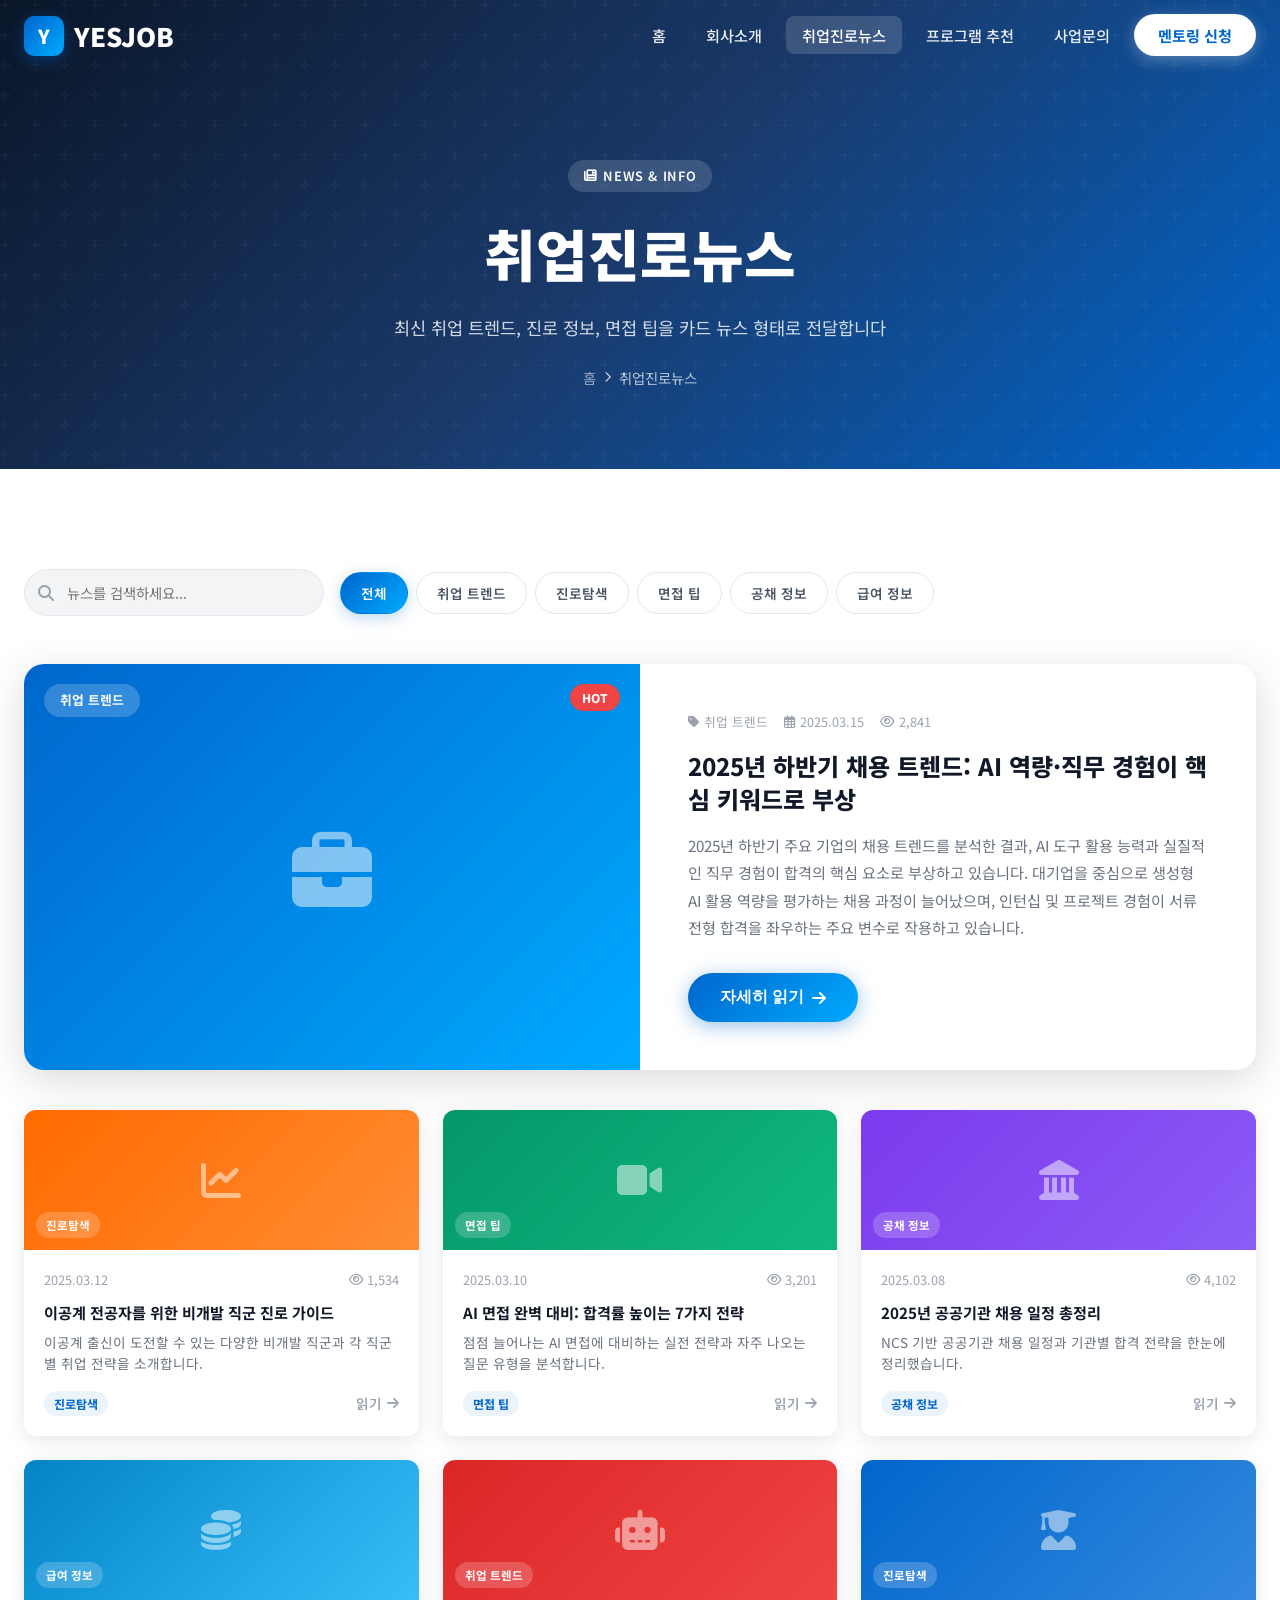
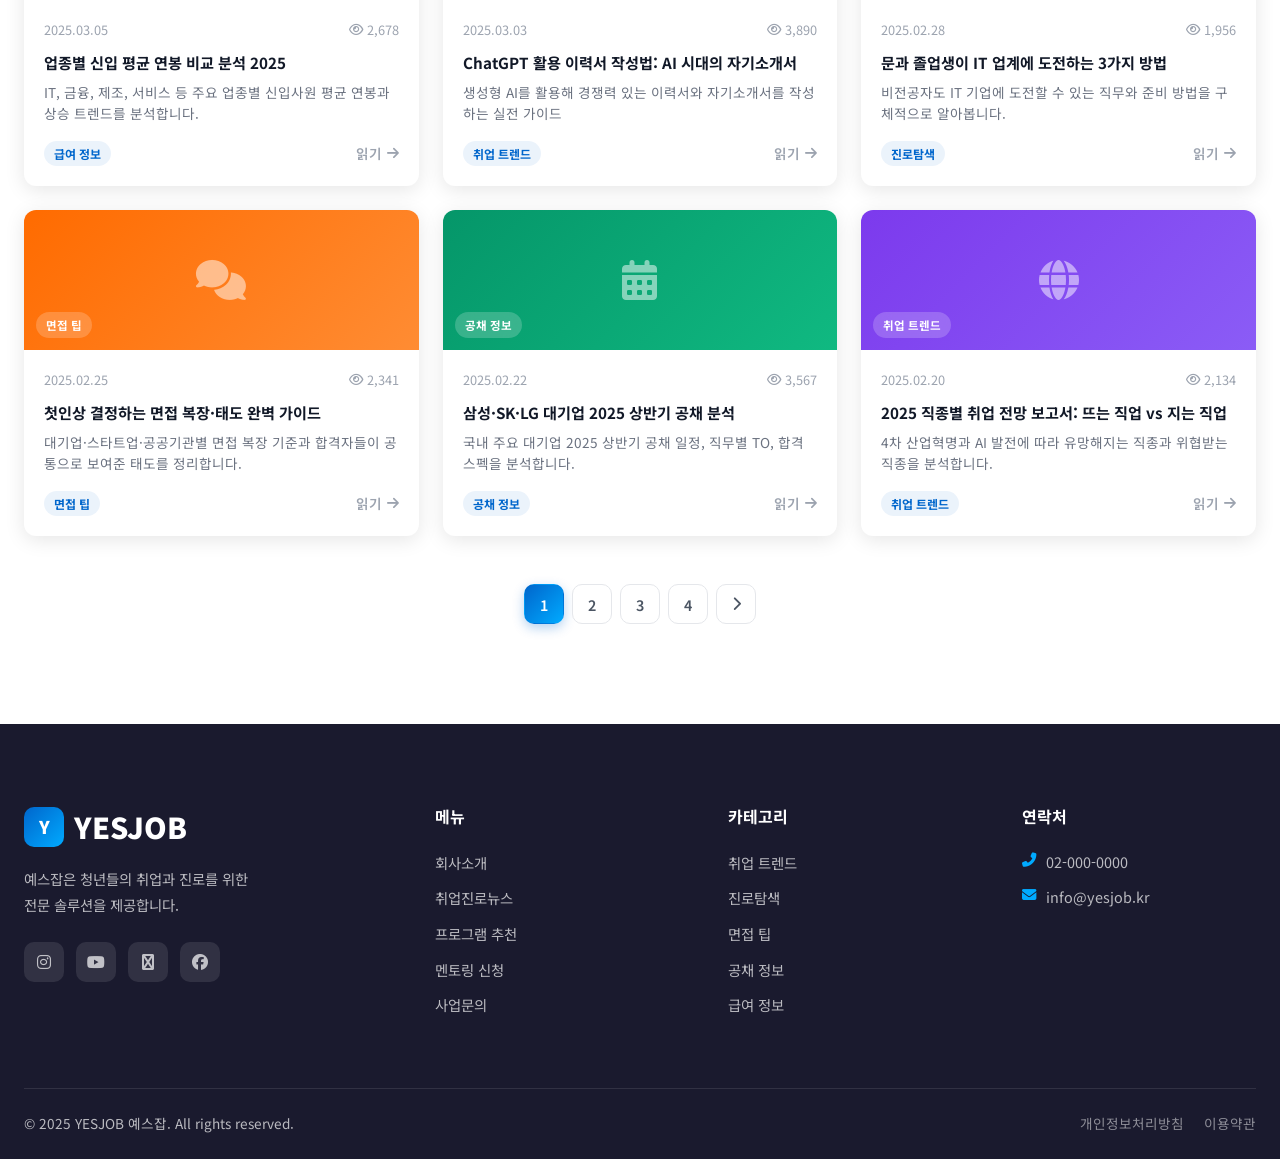
<file: news.html>
<!DOCTYPE html>
<html lang="ko">
<head>
  <meta charset="UTF-8">
  <meta name="viewport" content="width=device-width, initial-scale=1.0">
  <meta name="description" content="예스잡(YESJOB) 취업진로뉴스 - 최신 취업 트렌드, 진로 정보, 면접 팁을 카드 뉴스 형태로 제공합니다">
  <title>취업진로뉴스 | YESJOB 예스잡</title>
  <link rel="preconnect" href="https://fonts.googleapis.com">
  <link href="https://fonts.googleapis.com/css2?family=Noto+Sans+KR:wght@300;400;500;600;700;800;900&display=swap" rel="stylesheet">
  <link rel="stylesheet" href="https://cdn.jsdelivr.net/npm/@fortawesome/fontawesome-free@6.4.0/css/all.min.css">
  <link rel="stylesheet" href="css/style.css">
  <link rel="stylesheet" href="css/news.css">
</head>
<body>

  <!-- NAVBAR -->
  <nav class="navbar scrolled">
    <div class="nav-inner">
      <a href="index.html" class="nav-logo">
        <div class="logo-icon">Y</div>
        YESJOB
      </a>
      <ul class="nav-menu">
        <li><a href="index.html" class="nav-link">홈</a></li>
        <li><a href="about.html" class="nav-link">회사소개</a></li>
        <li><a href="news.html" class="nav-link active">취업진로뉴스</a></li>
        <li><a href="programs.html" class="nav-link">프로그램 추천</a></li>
        <li><a href="index.html#contact" class="nav-link">사업문의</a></li>
        <li><a href="index.html#mentoring" class="nav-link nav-cta">멘토링 신청</a></li>
      </ul>
      <div class="hamburger">
        <span></span><span></span><span></span>
      </div>
    </div>
  </nav>

  <!-- PAGE HERO -->
  <section class="page-hero">
    <div class="page-hero-content container">
      <div class="badge" style="background:rgba(255,255,255,0.15); color:white; border-color:rgba(255,255,255,0.3); margin-bottom:16px;">
        <i class="fas fa-newspaper"></i> News & Info
      </div>
      <h1>취업진로뉴스</h1>
      <p>최신 취업 트렌드, 진로 정보, 면접 팁을 카드 뉴스 형태로 전달합니다</p>
      <div class="breadcrumb">
        <a href="index.html">홈</a>
        <i class="fas fa-chevron-right"></i>
        <span>취업진로뉴스</span>
      </div>
    </div>
  </section>

  <!-- ========== NEWS SECTION ========== -->
  <section class="section-padding">
    <div class="container">
      
      <!-- 검색 & 필터 -->
      <div class="news-controls reveal">
        <div class="news-search">
          <i class="fas fa-search"></i>
          <input type="text" id="newsSearch" placeholder="뉴스를 검색하세요...">
        </div>
        <div class="news-filter">
          <button class="nf-btn active" data-filter="all">전체</button>
          <button class="nf-btn" data-filter="trend">취업 트렌드</button>
          <button class="nf-btn" data-filter="career">진로탐색</button>
          <button class="nf-btn" data-filter="interview">면접 팁</button>
          <button class="nf-btn" data-filter="info">공채 정보</button>
          <button class="nf-btn" data-filter="salary">급여 정보</button>
        </div>
      </div>

      <!-- 메인 뉴스 (Featured) -->
      <div class="featured-news reveal" data-delay="0">
        <div class="fn-image fn-blue">
          <div class="fn-img-content">
            <i class="fas fa-briefcase"></i>
          </div>
          <span class="fn-category-badge">취업 트렌드</span>
          <span class="fn-hot-badge">HOT</span>
        </div>
        <div class="fn-body">
          <div class="fn-meta">
            <span><i class="fas fa-tag"></i> 취업 트렌드</span>
            <span><i class="far fa-calendar-alt"></i> 2025.03.15</span>
            <span><i class="far fa-eye"></i> 2,841</span>
          </div>
          <h2>2025년 하반기 채용 트렌드: AI 역량·직무 경험이 핵심 키워드로 부상</h2>
          <p>2025년 하반기 주요 기업의 채용 트렌드를 분석한 결과, AI 도구 활용 능력과 실질적인 직무 경험이 합격의 핵심 요소로 부상하고 있습니다. 대기업을 중심으로 생성형 AI 활용 역량을 평가하는 채용 과정이 늘어났으며, 인턴십 및 프로젝트 경험이 서류 전형 합격을 좌우하는 주요 변수로 작용하고 있습니다.</p>
          <button class="btn btn-primary fn-btn" onclick="openModal(0)">
            자세히 읽기 <i class="fas fa-arrow-right"></i>
          </button>
        </div>
      </div>

      <!-- 뉴스 그리드 -->
      <div class="news-cards-grid" id="newsGrid">
        <!-- 카드 1 -->
        <div class="nc-card reveal" data-category="career" data-delay="0" onclick="openModal(1)">
          <div class="ncc-image orange">
            <i class="fas fa-chart-line"></i>
            <span class="ncc-tag">진로탐색</span>
          </div>
          <div class="ncc-body">
            <div class="ncc-meta">
              <span>2025.03.12</span>
              <span><i class="far fa-eye"></i> 1,534</span>
            </div>
            <h3>이공계 전공자를 위한 비개발 직군 진로 가이드</h3>
            <p>이공계 출신이 도전할 수 있는 다양한 비개발 직군과 각 직군별 취업 전략을 소개합니다.</p>
            <div class="ncc-footer">
              <span class="ncc-cat">진로탐색</span>
              <span class="ncc-read">읽기 <i class="fas fa-arrow-right"></i></span>
            </div>
          </div>
        </div>
        <!-- 카드 2 -->
        <div class="nc-card reveal" data-category="interview" data-delay="100" onclick="openModal(2)">
          <div class="ncc-image green">
            <i class="fas fa-video"></i>
            <span class="ncc-tag">면접 팁</span>
          </div>
          <div class="ncc-body">
            <div class="ncc-meta">
              <span>2025.03.10</span>
              <span><i class="far fa-eye"></i> 3,201</span>
            </div>
            <h3>AI 면접 완벽 대비: 합격률 높이는 7가지 전략</h3>
            <p>점점 늘어나는 AI 면접에 대비하는 실전 전략과 자주 나오는 질문 유형을 분석합니다.</p>
            <div class="ncc-footer">
              <span class="ncc-cat">면접 팁</span>
              <span class="ncc-read">읽기 <i class="fas fa-arrow-right"></i></span>
            </div>
          </div>
        </div>
        <!-- 카드 3 -->
        <div class="nc-card reveal" data-category="info" data-delay="200" onclick="openModal(3)">
          <div class="ncc-image purple">
            <i class="fas fa-landmark"></i>
            <span class="ncc-tag">공채 정보</span>
          </div>
          <div class="ncc-body">
            <div class="ncc-meta">
              <span>2025.03.08</span>
              <span><i class="far fa-eye"></i> 4,102</span>
            </div>
            <h3>2025년 공공기관 채용 일정 총정리</h3>
            <p>NCS 기반 공공기관 채용 일정과 기관별 합격 전략을 한눈에 정리했습니다.</p>
            <div class="ncc-footer">
              <span class="ncc-cat">공채 정보</span>
              <span class="ncc-read">읽기 <i class="fas fa-arrow-right"></i></span>
            </div>
          </div>
        </div>
        <!-- 카드 4 -->
        <div class="nc-card reveal" data-category="salary" data-delay="0" onclick="openModal(4)">
          <div class="ncc-image sky">
            <i class="fas fa-coins"></i>
            <span class="ncc-tag">급여 정보</span>
          </div>
          <div class="ncc-body">
            <div class="ncc-meta">
              <span>2025.03.05</span>
              <span><i class="far fa-eye"></i> 2,678</span>
            </div>
            <h3>업종별 신입 평균 연봉 비교 분석 2025</h3>
            <p>IT, 금융, 제조, 서비스 등 주요 업종별 신입사원 평균 연봉과 상승 트렌드를 분석합니다.</p>
            <div class="ncc-footer">
              <span class="ncc-cat">급여 정보</span>
              <span class="ncc-read">읽기 <i class="fas fa-arrow-right"></i></span>
            </div>
          </div>
        </div>
        <!-- 카드 5 -->
        <div class="nc-card reveal" data-category="trend" data-delay="100" onclick="openModal(5)">
          <div class="ncc-image red">
            <i class="fas fa-robot"></i>
            <span class="ncc-tag">취업 트렌드</span>
          </div>
          <div class="ncc-body">
            <div class="ncc-meta">
              <span>2025.03.03</span>
              <span><i class="far fa-eye"></i> 3,890</span>
            </div>
            <h3>ChatGPT 활용 이력서 작성법: AI 시대의 자기소개서</h3>
            <p>생성형 AI를 활용해 경쟁력 있는 이력서와 자기소개서를 작성하는 실전 가이드</p>
            <div class="ncc-footer">
              <span class="ncc-cat">취업 트렌드</span>
              <span class="ncc-read">읽기 <i class="fas fa-arrow-right"></i></span>
            </div>
          </div>
        </div>
        <!-- 카드 6 -->
        <div class="nc-card reveal" data-category="career" data-delay="200" onclick="openModal(6)">
          <div class="ncc-image blue">
            <i class="fas fa-user-graduate"></i>
            <span class="ncc-tag">진로탐색</span>
          </div>
          <div class="ncc-body">
            <div class="ncc-meta">
              <span>2025.02.28</span>
              <span><i class="far fa-eye"></i> 1,956</span>
            </div>
            <h3>문과 졸업생이 IT 업계에 도전하는 3가지 방법</h3>
            <p>비전공자도 IT 기업에 도전할 수 있는 직무와 준비 방법을 구체적으로 알아봅니다.</p>
            <div class="ncc-footer">
              <span class="ncc-cat">진로탐색</span>
              <span class="ncc-read">읽기 <i class="fas fa-arrow-right"></i></span>
            </div>
          </div>
        </div>
        <!-- 카드 7 -->
        <div class="nc-card reveal" data-category="interview" data-delay="0" onclick="openModal(7)">
          <div class="ncc-image orange">
            <i class="fas fa-comments"></i>
            <span class="ncc-tag">면접 팁</span>
          </div>
          <div class="ncc-body">
            <div class="ncc-meta">
              <span>2025.02.25</span>
              <span><i class="far fa-eye"></i> 2,341</span>
            </div>
            <h3>첫인상 결정하는 면접 복장·태도 완벽 가이드</h3>
            <p>대기업·스타트업·공공기관별 면접 복장 기준과 합격자들이 공통으로 보여준 태도를 정리합니다.</p>
            <div class="ncc-footer">
              <span class="ncc-cat">면접 팁</span>
              <span class="ncc-read">읽기 <i class="fas fa-arrow-right"></i></span>
            </div>
          </div>
        </div>
        <!-- 카드 8 -->
        <div class="nc-card reveal" data-category="info" data-delay="100" onclick="openModal(8)">
          <div class="ncc-image green">
            <i class="fas fa-calendar-alt"></i>
            <span class="ncc-tag">공채 정보</span>
          </div>
          <div class="ncc-body">
            <div class="ncc-meta">
              <span>2025.02.22</span>
              <span><i class="far fa-eye"></i> 3,567</span>
            </div>
            <h3>삼성·SK·LG 대기업 2025 상반기 공채 분석</h3>
            <p>국내 주요 대기업 2025 상반기 공채 일정, 직무별 TO, 합격 스펙을 분석합니다.</p>
            <div class="ncc-footer">
              <span class="ncc-cat">공채 정보</span>
              <span class="ncc-read">읽기 <i class="fas fa-arrow-right"></i></span>
            </div>
          </div>
        </div>
        <!-- 카드 9 -->
        <div class="nc-card reveal" data-category="trend" data-delay="200" onclick="openModal(9)">
          <div class="ncc-image purple">
            <i class="fas fa-globe"></i>
            <span class="ncc-tag">취업 트렌드</span>
          </div>
          <div class="ncc-body">
            <div class="ncc-meta">
              <span>2025.02.20</span>
              <span><i class="far fa-eye"></i> 2,134</span>
            </div>
            <h3>2025 직종별 취업 전망 보고서: 뜨는 직업 vs 지는 직업</h3>
            <p>4차 산업혁명과 AI 발전에 따라 유망해지는 직종과 위협받는 직종을 분석합니다.</p>
            <div class="ncc-footer">
              <span class="ncc-cat">취업 트렌드</span>
              <span class="ncc-read">읽기 <i class="fas fa-arrow-right"></i></span>
            </div>
          </div>
        </div>
      </div>

      <!-- 페이지네이션 -->
      <div class="pagination reveal">
        <button class="pg-btn active">1</button>
        <button class="pg-btn">2</button>
        <button class="pg-btn">3</button>
        <button class="pg-btn">4</button>
        <button class="pg-btn"><i class="fas fa-chevron-right"></i></button>
      </div>

    </div>
  </section>

  <!-- ========== NEWS MODAL ========== -->
  <div class="news-modal" id="newsModal">
    <div class="modal-overlay" onclick="closeModal()"></div>
    <div class="modal-content">
      <button class="modal-close" onclick="closeModal()">
        <i class="fas fa-times"></i>
      </button>
      <div class="modal-body" id="modalBody">
        <!-- 동적으로 채워짐 -->
      </div>
    </div>
  </div>

  <!-- FOOTER -->
  <footer class="footer">
    <div class="container">
      <div class="footer-grid">
        <div class="footer-brand">
          <div class="logo">
            <div class="logo-icon">Y</div>
            YESJOB
          </div>
          <p>예스잡은 청년들의 취업과 진로를 위한<br>전문 솔루션을 제공합니다.</p>
          <div class="footer-social">
            <a href="#"><i class="fab fa-instagram"></i></a>
            <a href="#"><i class="fab fa-youtube"></i></a>
            <a href="#"><i class="fab fa-blog"></i></a>
            <a href="#"><i class="fab fa-facebook"></i></a>
          </div>
        </div>
        <div class="footer-col">
          <h4>메뉴</h4>
          <ul>
            <li><a href="about.html">회사소개</a></li>
            <li><a href="news.html">취업진로뉴스</a></li>
            <li><a href="programs.html">프로그램 추천</a></li>
            <li><a href="index.html#mentoring">멘토링 신청</a></li>
            <li><a href="index.html#contact">사업문의</a></li>
          </ul>
        </div>
        <div class="footer-col">
          <h4>카테고리</h4>
          <ul>
            <li><a href="#">취업 트렌드</a></li>
            <li><a href="#">진로탐색</a></li>
            <li><a href="#">면접 팁</a></li>
            <li><a href="#">공채 정보</a></li>
            <li><a href="#">급여 정보</a></li>
          </ul>
        </div>
        <div class="footer-col">
          <h4>연락처</h4>
          <div class="footer-contact-item">
            <i class="fas fa-phone-alt"></i>
            <span>02-000-0000</span>
          </div>
          <div class="footer-contact-item">
            <i class="fas fa-envelope"></i>
            <span>info@yesjob.kr</span>
          </div>
        </div>
      </div>
      <div class="footer-bottom">
        <p>© 2025 YESJOB 예스잡. All rights reserved.</p>
        <div style="display:flex; gap:20px;">
          <a href="#" style="color:rgba(255,255,255,0.5); font-size:0.85rem;">개인정보처리방침</a>
          <a href="#" style="color:rgba(255,255,255,0.5); font-size:0.85rem;">이용약관</a>
        </div>
      </div>
    </div>
  </footer>

  <script src="js/main.js"></script>
  <script>
    // 뉴스 데이터
    const newsData = [
      {
        title: "2025년 하반기 채용 트렌드: AI 역량·직무 경험이 핵심 키워드로 부상",
        category: "취업 트렌드",
        date: "2025.03.15",
        views: 2841,
        icon: "fas fa-briefcase",
        colorClass: "blue",
        content: `
          <h4>📌 핵심 요약</h4>
          <p>2025년 하반기 주요 기업의 채용 트렌드를 분석한 결과, <strong>AI 도구 활용 능력</strong>과 <strong>실질적인 직무 경험</strong>이 합격의 핵심 요소로 부상하고 있습니다.</p>
          
          <h4>🔍 주요 트렌드 5가지</h4>
          <ol>
            <li><strong>AI 활용 역량 평가 강화</strong> - 채용 과정에서 ChatGPT, Copilot 등 생성형 AI 활용 능력 직접 평가</li>
            <li><strong>직무 경험 우선</strong> - 인턴십, 프로젝트 경험이 서류 합격의 핵심 변수</li>
            <li><strong>직무 적합성 중심 채용</strong> - 스펙보다 '이 직무를 왜, 어떻게 할 수 있는가'에 집중</li>
            <li><strong>수시 채용 확대</strong> - 공개채용 감소, 상시/수시 채용 증가 추세 지속</li>
            <li><strong>ESG 역량 중시</strong> - 기업의 사회적 책임에 공감하는 인재 선호</li>
          </ol>
          
          <h4>💡 취업 준비 전략</h4>
          <ul>
            <li>AI 도구 활용 포트폴리오를 미리 준비하세요</li>
            <li>짧은 인턴십이라도 직무 경험을 쌓는 것이 중요합니다</li>
            <li>수시 채용에 대비해 평소 기업 탐색을 꾸준히 하세요</li>
            <li>지원 직무의 핵심 역량을 명확히 파악하고 어필하세요</li>
          </ul>
          
          <div class="modal-tip">
            <i class="fas fa-lightbulb"></i>
            <strong>예스잡 TIP:</strong> 예스잡의 AI 시대 취업전략 특강을 통해 실전 AI 활용 방법을 익혀보세요!
          </div>
        `
      },
      {
        title: "이공계 전공자를 위한 비개발 직군 진로 가이드",
        category: "진로탐색",
        date: "2025.03.12",
        views: 1534,
        icon: "fas fa-chart-line",
        colorClass: "orange",
        content: `
          <h4>📌 이공계 출신이 도전할 수 있는 비개발 직군</h4>
          <p>이공계 전공자들은 개발자 외에도 다양한 직군에서 강점을 발휘할 수 있습니다.</p>
          
          <h4>🎯 추천 직군별 가이드</h4>
          <ol>
            <li><strong>기술 영업/세일즈 엔지니어</strong> - 제품·기술 이해력을 바탕으로 고객 솔루션 제안. 연봉 높고 성장 빠름</li>
            <li><strong>데이터 분석가</strong> - 통계, Python 기초만 있어도 도전 가능. 수요 폭발적 증가</li>
            <li><strong>기술 기획/PM</strong> - 개발 이해 + 비즈니스 감각이 필요한 융합 직군</li>
            <li><strong>특허·IP 전문가</strong> - 이공계 전공 필수, 이직 없이 전문성 쌓기 좋음</li>
            <li><strong>품질관리(QA/QC)</strong> - 제조·IT 기업 모두 수요 있는 안정적 직군</li>
          </ol>
          
          <h4>💡 직군 전환 준비 방법</h4>
          <ul>
            <li>희망 직군 현직자 멘토링으로 실무 파악 먼저 하기</li>
            <li>직군 관련 자격증·수료증으로 전문성 어필</li>
            <li>이공계 배경이 강점이 되는 이유를 자기소개서에 명확히</li>
          </ul>
          
          <div class="modal-tip">
            <i class="fas fa-lightbulb"></i>
            <strong>예스잡 TIP:</strong> 예스잡 1:1 멘토링을 통해 비개발 직군 현직자를 만나보세요!
          </div>
        `
      },
      {
        title: "AI 면접 완벽 대비: 합격률 높이는 7가지 전략",
        category: "면접 팁",
        date: "2025.03.10",
        views: 3201,
        icon: "fas fa-video",
        colorClass: "green",
        content: `
          <h4>📌 AI 면접이란?</h4>
          <p>AI 면접은 카메라와 마이크를 통해 지원자의 <strong>언어적·비언어적 표현</strong>을 AI가 분석하는 면접 방식입니다. 삼성, SK, 롯데 등 대기업에서 활발히 도입 중입니다.</p>
          
          <h4>✅ 합격률 높이는 7가지 전략</h4>
          <ol>
            <li><strong>카메라 눈높이 맞추기</strong> - 화면 속 내 모습이 아닌 카메라 렌즈를 바라보세요</li>
            <li><strong>자연스러운 미소 연습</strong> - 어색하지 않게 편안한 표정 유지하기</li>
            <li><strong>STAR 기법 답변</strong> - 상황-과제-행동-결과 구조로 답변 구성</li>
            <li><strong>속도 조절</strong> - 너무 빠르거나 느리지 않게, 분당 200-250자 속도 권장</li>
            <li><strong>배경·조명 점검</strong> - 밝고 깔끔한 배경, 얼굴에 충분한 조명 확보</li>
            <li><strong>유사 플랫폼 사전 연습</strong> - 뷰인터, 마이다스 등 유사 플랫폼으로 연습</li>
            <li><strong>돌발 질문 대비</strong> - 게임형·인지능력 검사 유형도 함께 준비</li>
          </ol>
          
          <div class="modal-tip">
            <i class="fas fa-lightbulb"></i>
            <strong>예스잡 TIP:</strong> 예스잡 취업 교육에서 AI 면접 모의 테스트를 받아보세요!
          </div>
        `
      },
      {
        title: "2025년 공공기관 채용 일정 총정리",
        category: "공채 정보",
        date: "2025.03.08",
        views: 4102,
        icon: "fas fa-landmark",
        colorClass: "purple",
        content: `
          <h4>📌 2025 공공기관 채용 특징</h4>
          <p>2025년 공공기관 채용은 <strong>NCS 기반</strong>이 강화되고, <strong>블라인드 채용</strong> 기조가 유지됩니다.</p>
          
          <h4>📅 주요 기관별 채용 일정 (예정)</h4>
          <ol>
            <li><strong>1분기 (1~3월)</strong> - 코레일, 한국전력, 국민건강보험공단 등</li>
            <li><strong>2분기 (4~6월)</strong> - 금융공기업(산업은행, 기업은행), 건강보험심사평가원</li>
            <li><strong>3분기 (7~9월)</strong> - LH, 한국도로공사, 주요 공기업 하반기</li>
            <li><strong>4분기 (10~12월)</strong> - 지방공기업, 공무원 최종 합격 발표</li>
          </ol>
          
          <h4>🎯 NCS 준비 핵심 팁</h4>
          <ul>
            <li>직업기초능력 10개 영역 중 의사소통·수리·문제해결 집중</li>
            <li>직무수행능력은 지원 기관의 업무 특성 파악 먼저</li>
            <li>최소 3개월 이상 꾸준한 기출문제 풀이 필수</li>
            <li>자기소개서에 공공기관 핵심 가치 반영하기</li>
          </ul>
          
          <div class="modal-tip">
            <i class="fas fa-lightbulb"></i>
            <strong>예스잡 TIP:</strong> 공공기관 취업 멘토링을 통해 현직 공공기관 종사자의 생생한 조언을 들어보세요!
          </div>
        `
      },
      {
        title: "업종별 신입 평균 연봉 비교 분석 2025",
        category: "급여 정보",
        date: "2025.03.05",
        views: 2678,
        icon: "fas fa-coins",
        colorClass: "sky",
        content: `
          <h4>📊 2025 업종별 신입 평균 연봉</h4>
          <p>2025년 기준 주요 업종별 대졸 신입사원 평균 연봉을 정리했습니다.</p>
          
          <h4>💰 업종별 평균 연봉 순위</h4>
          <ol>
            <li><strong>금융·투자</strong> - 4,500만~6,000만원</li>
            <li><strong>IT·반도체</strong> - 4,000만~5,500만원</li>
            <li><strong>에너지·화학</strong> - 3,800만~5,000만원</li>
            <li><strong>제약·바이오</strong> - 3,500만~4,500만원</li>
            <li><strong>대기업 제조</strong> - 3,500만~4,500만원</li>
            <li><strong>공공기관</strong> - 3,000만~3,800만원</li>
            <li><strong>유통·소비재</strong> - 2,800만~3,500만원</li>
            <li><strong>서비스·스타트업</strong> - 2,500만~3,500만원</li>
          </ol>
          
          <h4>📈 연봉 협상 팁</h4>
          <ul>
            <li>업계 평균 연봉을 미리 파악하고 면접에 임하기</li>
            <li>스타트업은 스톡옵션, 유연근무 등 비금전적 보상도 고려</li>
            <li>연봉보다 성장 가능성이 높은 기업 우선 고려 권장</li>
          </ul>
          
          <div class="modal-tip">
            <i class="fas fa-lightbulb"></i>
            <strong>예스잡 TIP:</strong> 연봉보다 커리어 성장에 집중하세요. 예스잡 멘토링으로 장기 커리어를 설계해보세요!
          </div>
        `
      },
      {
        title: "ChatGPT 활용 이력서 작성법: AI 시대의 자기소개서",
        category: "취업 트렌드",
        date: "2025.03.03",
        views: 3890,
        icon: "fas fa-robot",
        colorClass: "red",
        content: `
          <h4>📌 AI로 이력서 쓰는 법</h4>
          <p>ChatGPT를 활용해 경쟁력 있는 이력서를 작성하는 방법을 소개합니다. 단, AI가 대신 쓰는 것이 아니라 <strong>AI와 함께 다듬는</strong> 방식으로 활용해야 합니다.</p>
          
          <h4>🤖 ChatGPT 활용 3단계</h4>
          <ol>
            <li><strong>1단계: 경험 정리</strong> - 내 경험을 나열하고 ChatGPT에게 구조화 요청</li>
            <li><strong>2단계: 키워드 도출</strong> - 채용공고 JD를 ChatGPT에 분석 요청, 핵심 키워드 추출</li>
            <li><strong>3단계: 문장 다듬기</strong> - 작성한 내용을 ChatGPT로 가독성·설득력 개선</li>
          </ol>
          
          <h4>⚠️ 주의사항</h4>
          <ul>
            <li>AI가 생성한 내용을 그대로 제출하지 마세요 - 인사담당자가 쉽게 판별합니다</li>
            <li>자신의 실제 경험과 언어가 반드시 담겨야 합니다</li>
            <li>AI 의존도를 낮추고, 자신만의 스토리를 완성하는 데 활용하세요</li>
          </ul>
          
          <div class="modal-tip">
            <i class="fas fa-lightbulb"></i>
            <strong>예스잡 TIP:</strong> 예스잡 이력서 클리닉에서 AI가 아닌 전문가의 피드백을 받아보세요!
          </div>
        `
      },
      {
        title: "문과 졸업생이 IT 업계에 도전하는 3가지 방법",
        category: "진로탐색",
        date: "2025.02.28",
        views: 1956,
        icon: "fas fa-user-graduate",
        colorClass: "blue",
        content: `
          <h4>📌 문과생도 IT 취업이 가능할까?</h4>
          <p>가능합니다! IT 기업에는 개발자 외에도 <strong>비개발 직군</strong>이 훨씬 더 많습니다.</p>
          
          <h4>💡 3가지 도전 방법</h4>
          <ol>
            <li><strong>방법 1: 비개발 직군 정공법</strong><br>IT 기업의 마케터, 기획자, 운영자, HR 담당자로 도전. 문과적 역량(글쓰기, 분석, 커뮤니케이션)이 오히려 강점</li>
            <li><strong>방법 2: 국비지원 교육으로 전공 전환</strong><br>K-Digital Training 등 국비 지원 부트캠프 수료 후 개발자 도전. 6~12개월 집중 과정</li>
            <li><strong>방법 3: 도메인 전문성 + IT 결합</strong><br>자신의 전공(법, 경제, 심리 등) + IT 역량 결합. 법테크, 에듀테크, 핀테크 분야에서 강점 발휘</li>
          </ol>
          
          <h4>🎯 추천 준비 경로</h4>
          <ul>
            <li>데이터 분석 기초: Python, SQL 학습</li>
            <li>IT 기업 인턴십 경험 먼저 쌓기</li>
            <li>IT 산업 이해도를 높이는 뉴스레터 구독</li>
          </ul>
          
          <div class="modal-tip">
            <i class="fas fa-lightbulb"></i>
            <strong>예스잡 TIP:</strong> IT 분야 현직 멘토와의 상담으로 구체적인 로드맵을 설계하세요!
          </div>
        `
      },
      {
        title: "첫인상 결정하는 면접 복장·태도 완벽 가이드",
        category: "면접 팁",
        date: "2025.02.25",
        views: 2341,
        icon: "fas fa-comments",
        colorClass: "orange",
        content: `
          <h4>📌 면접 복장의 중요성</h4>
          <p>면접관은 지원자를 만난 첫 7초 안에 <strong>첫인상</strong>을 형성합니다. 복장과 태도로 이미 50% 이상의 평가가 결정됩니다.</p>
          
          <h4>👔 기업 유형별 복장 가이드</h4>
          <ol>
            <li><strong>대기업·금융권</strong> - 정장 필수, 깔끔한 단색 위주, 액세서리 최소화</li>
            <li><strong>IT·스타트업</strong> - 비즈니스 캐주얼 허용, 깔끔하고 단정한 느낌</li>
            <li><strong>공공기관</strong> - 보수적 정장 기준, 진한 색 피하기</li>
            <li><strong>서비스·유통</strong> - 밝고 친근한 인상, 과도한 액세서리는 피하기</li>
          </ol>
          
          <h4>🙂 면접 태도 체크리스트</h4>
          <ul>
            <li>✅ 대기실에서도 긴장 풀지 않기 (직원도 지켜볼 수 있음)</li>
            <li>✅ 입실 시 밝은 인사와 자연스러운 미소</li>
            <li>✅ 바른 자세, 산만한 시선 처리 금지</li>
            <li>✅ 대답 전 짧은 호흡으로 안정감 찾기</li>
            <li>✅ 마지막에 긍정적인 의지 표현으로 마무리</li>
          </ul>
          
          <div class="modal-tip">
            <i class="fas fa-lightbulb"></i>
            <strong>예스잡 TIP:</strong> 예스잡 모의면접으로 실전 면접 태도를 점검받아보세요!
          </div>
        `
      },
      {
        title: "삼성·SK·LG 대기업 2025 상반기 공채 분석",
        category: "공채 정보",
        date: "2025.02.22",
        views: 3567,
        icon: "fas fa-calendar-alt",
        colorClass: "green",
        content: `
          <h4>📌 2025 대기업 상반기 공채 트렌드</h4>
          <p>주요 대기업의 2025 상반기 공채 특징과 준비 전략을 정리했습니다.</p>
          
          <h4>🏢 기업별 공채 특징</h4>
          <ol>
            <li><strong>삼성전자</strong> - GSAT(직무적성검사) 유지, 직무 중심 면접 강화. 반도체·DX부문 모집 규모 확대</li>
            <li><strong>SK그룹</strong> - AI 역량 평가 도입, 팀 단위 수시채용 확대. SK하이닉스 대규모 채용</li>
            <li><strong>LG그룹</strong> - L-TAB 인·적성 검사, ESG 관련 가치관 면접 비중 증가</li>
            <li><strong>현대자동차</strong> - 전동화·SW 직군 채용 대폭 증가, 이공계 우대</li>
          </ol>
          
          <h4>📋 공통 준비 전략</h4>
          <ul>
            <li>인·적성 검사 유형별 기출문제 반복 풀이</li>
            <li>지원 기업의 최신 뉴스·사업 방향 파악</li>
            <li>직무 연관 프로젝트 경험 미리 정리</li>
            <li>면접관을 설득하는 논리적 자기소개 훈련</li>
          </ul>
          
          <div class="modal-tip">
            <i class="fas fa-lightbulb"></i>
            <strong>예스잡 TIP:</strong> 대기업 합격자 멘토와의 멘토링으로 생생한 후기를 들어보세요!
          </div>
        `
      },
      {
        title: "2025 직종별 취업 전망 보고서: 뜨는 직업 vs 지는 직업",
        category: "취업 트렌드",
        date: "2025.02.20",
        views: 2134,
        icon: "fas fa-globe",
        colorClass: "purple",
        content: `
          <h4>📌 2025 직업 전망 보고서</h4>
          <p>AI와 디지털 전환이 가속화되면서 직업 시장도 급격히 변화하고 있습니다.</p>
          
          <h4>📈 뜨는 직업 TOP 5</h4>
          <ol>
            <li><strong>AI 프롬프트 엔지니어</strong> - AI를 잘 활용하는 전문가, 수요 폭발적</li>
            <li><strong>데이터 분석가/사이언티스트</strong> - 모든 산업에서 필요로 하는 필수 직종</li>
            <li><strong>사이버보안 전문가</strong> - 디지털화에 따른 보안 위협 증가로 수요 급증</li>
            <li><strong>ESG 컨설턴트</strong> - 기업의 ESG 경영 의무화로 전문가 수요 증가</li>
            <li><strong>헬스케어 IT 전문가</strong> - 디지털 헬스케어 시장 급성장</li>
          </ol>
          
          <h4>📉 위협받는 직업 5가지</h4>
          <ul>
            <li>단순 데이터 입력/처리 업무</li>
            <li>기본적인 번역·통역 업무</li>
            <li>단순 반복 제조업 생산직</li>
            <li>기본 고객 응대 콜센터</li>
            <li>단순 문서 작성·정리 업무</li>
          </ul>
          
          <div class="modal-tip">
            <i class="fas fa-lightbulb"></i>
            <strong>예스잡 TIP:</strong> 미래 유망 직종으로의 전환을 도와드리는 예스잡의 진로 컨설팅을 받아보세요!
          </div>
        `
      }
    ];

    // 모달 열기
    function openModal(index) {
      const data = newsData[index];
      const modal = document.getElementById('newsModal');
      const body = document.getElementById('modalBody');
      
      body.innerHTML = `
        <div class="modal-header">
          <div class="mh-icon ${data.colorClass}">
            <i class="${data.icon}"></i>
          </div>
          <div class="mh-meta">
            <span class="mh-cat">${data.category}</span>
            <span class="mh-date"><i class="far fa-calendar-alt"></i> ${data.date}</span>
            <span class="mh-view"><i class="far fa-eye"></i> ${data.views.toLocaleString()}</span>
          </div>
        </div>
        <h2 class="modal-title">${data.title}</h2>
        <div class="modal-article">${data.content}</div>
        <div class="modal-actions">
          <a href="programs.html" class="btn btn-primary">
            <i class="fas fa-rocket"></i> 관련 프로그램 보기
          </a>
          <a href="index.html#mentoring" class="btn btn-secondary">
            <i class="fas fa-user-graduate"></i> 멘토링 신청
          </a>
        </div>
      `;
      
      modal.classList.add('open');
      document.body.style.overflow = 'hidden';
    }

    // 모달 닫기
    function closeModal() {
      document.getElementById('newsModal').classList.remove('open');
      document.body.style.overflow = '';
    }

    // ESC 키로 닫기
    document.addEventListener('keydown', (e) => {
      if (e.key === 'Escape') closeModal();
    });

    // 카테고리 필터
    const filterBtns = document.querySelectorAll('.nf-btn');
    const newsCards = document.querySelectorAll('.nc-card');
    
    filterBtns.forEach(btn => {
      btn.addEventListener('click', () => {
        filterBtns.forEach(b => b.classList.remove('active'));
        btn.classList.add('active');
        
        const filter = btn.dataset.filter;
        const catMap = {
          'trend': '취업 트렌드',
          'career': '진로탐색',
          'interview': '면접 팁',
          'info': '공채 정보',
          'salary': '급여 정보'
        };
        
        newsCards.forEach(card => {
          if (filter === 'all' || card.dataset.category === filter) {
            card.style.display = 'flex';
          } else {
            card.style.display = 'none';
          }
        });
      });
    });

    // 검색
    document.getElementById('newsSearch').addEventListener('input', function() {
      const q = this.value.toLowerCase();
      newsCards.forEach(card => {
        const title = card.querySelector('h3').textContent.toLowerCase();
        const desc = card.querySelector('p').textContent.toLowerCase();
        if (title.includes(q) || desc.includes(q)) {
          card.style.display = 'flex';
        } else {
          card.style.display = 'none';
        }
      });
    });

    // Navbar always scrolled
    const navbar = document.querySelector('.navbar');
    navbar.classList.add('scrolled');
    window.addEventListener('scroll', () => navbar.classList.add('scrolled'));
  </script>
</body>
</html>
</file>
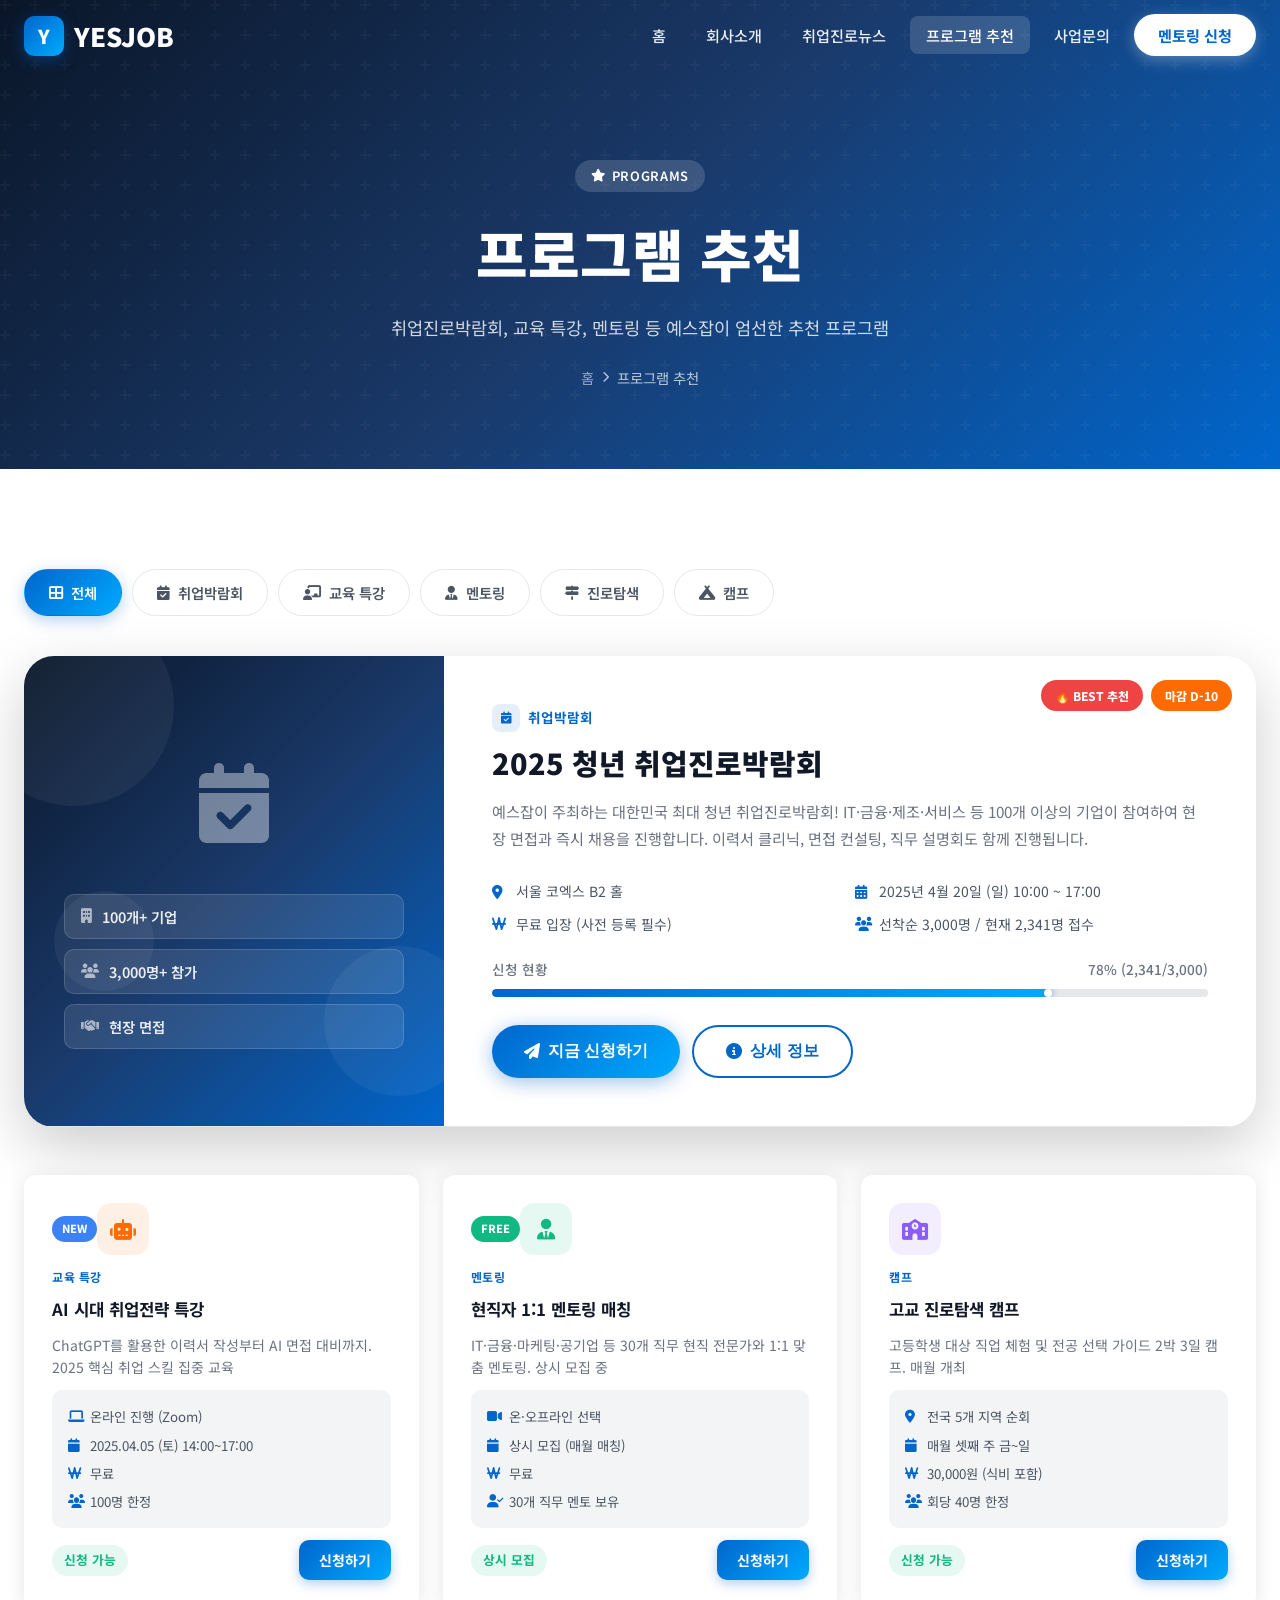
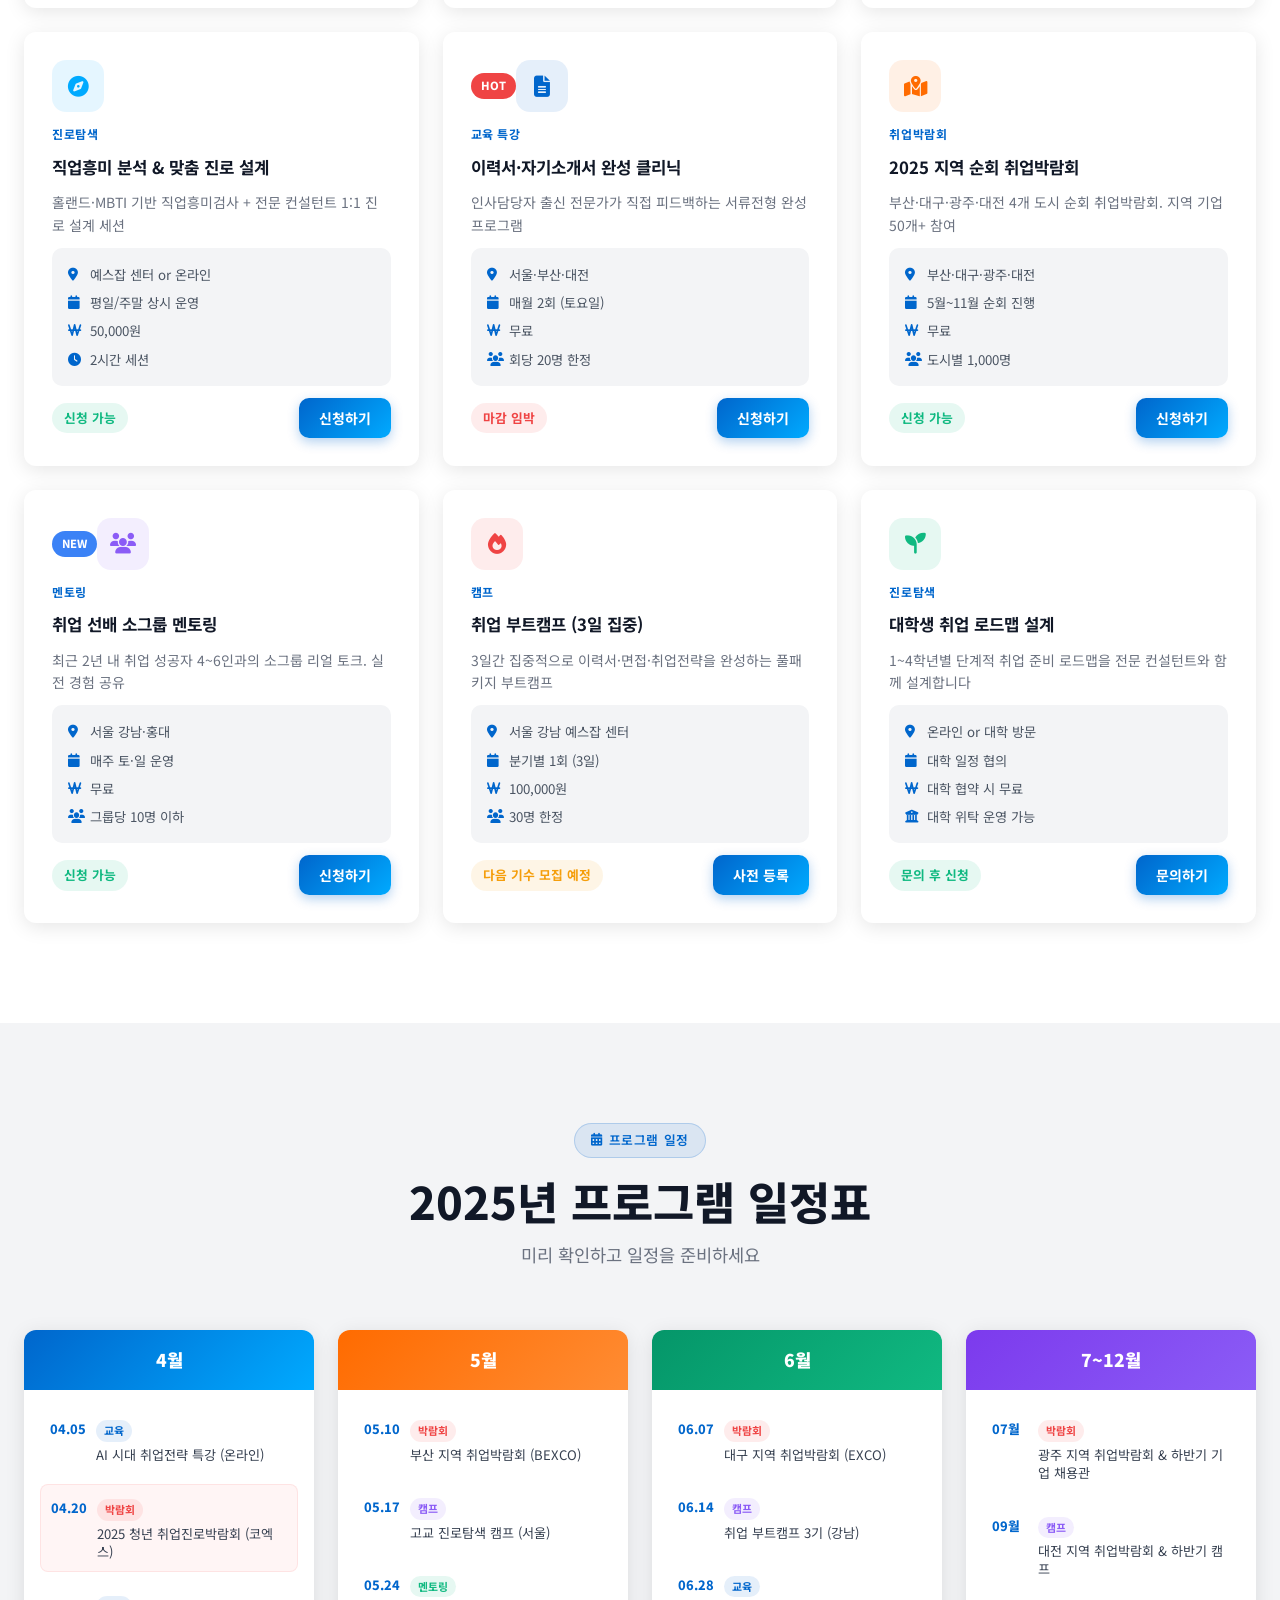
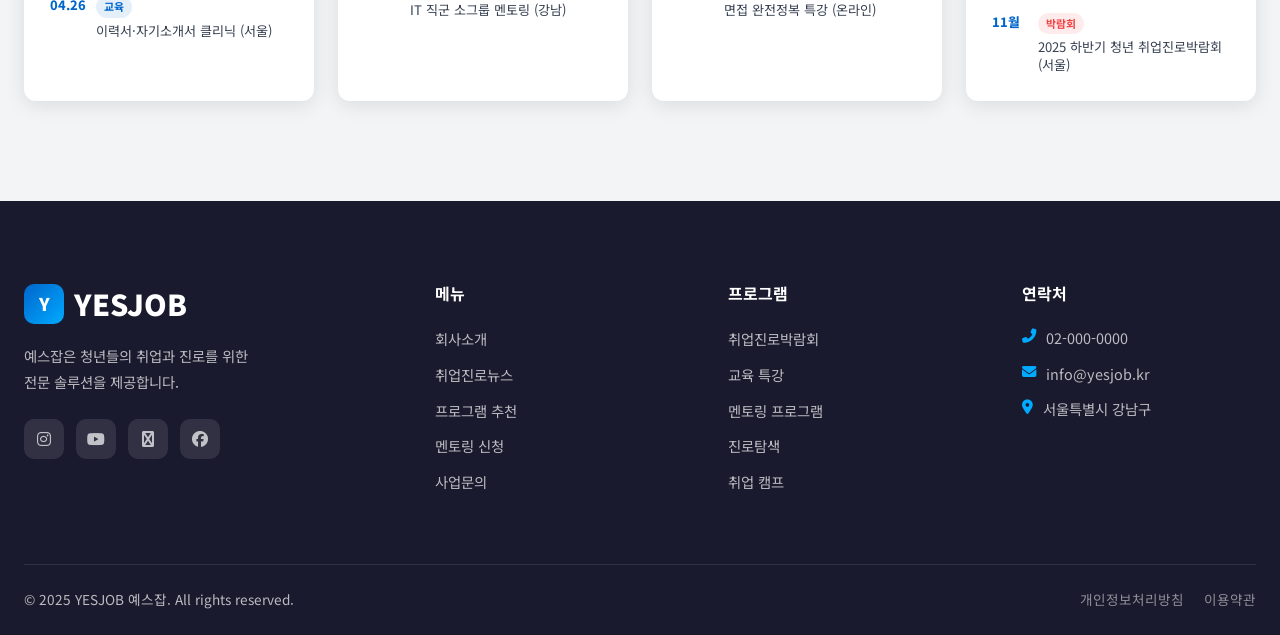
<file: programs.html>
<!DOCTYPE html>
<html lang="ko">
<head>
  <meta charset="UTF-8">
  <meta name="viewport" content="width=device-width, initial-scale=1.0">
  <meta name="description" content="예스잡(YESJOB) 프로그램 추천 - 취업진로박람회, 교육 프로그램, 멘토링 등 추천 프로그램을 소개합니다">
  <title>프로그램 추천 | YESJOB 예스잡</title>
  <link rel="preconnect" href="https://fonts.googleapis.com">
  <link href="https://fonts.googleapis.com/css2?family=Noto+Sans+KR:wght@300;400;500;600;700;800;900&display=swap" rel="stylesheet">
  <link rel="stylesheet" href="https://cdn.jsdelivr.net/npm/@fortawesome/fontawesome-free@6.4.0/css/all.min.css">
  <link rel="stylesheet" href="css/style.css">
  <link rel="stylesheet" href="css/programs.css">
</head>
<body>

  <!-- NAVBAR -->
  <nav class="navbar scrolled">
    <div class="nav-inner">
      <a href="index.html" class="nav-logo">
        <div class="logo-icon">Y</div>
        YESJOB
      </a>
      <ul class="nav-menu">
        <li><a href="index.html" class="nav-link">홈</a></li>
        <li><a href="about.html" class="nav-link">회사소개</a></li>
        <li><a href="news.html" class="nav-link">취업진로뉴스</a></li>
        <li><a href="programs.html" class="nav-link active">프로그램 추천</a></li>
        <li><a href="index.html#contact" class="nav-link">사업문의</a></li>
        <li><a href="index.html#mentoring" class="nav-link nav-cta">멘토링 신청</a></li>
      </ul>
      <div class="hamburger">
        <span></span><span></span><span></span>
      </div>
    </div>
  </nav>

  <!-- PAGE HERO -->
  <section class="page-hero">
    <div class="page-hero-content container">
      <div class="badge" style="background:rgba(255,255,255,0.15); color:white; border-color:rgba(255,255,255,0.3); margin-bottom:16px;">
        <i class="fas fa-star"></i> Programs
      </div>
      <h1>프로그램 추천</h1>
      <p>취업진로박람회, 교육 특강, 멘토링 등 예스잡이 엄선한 추천 프로그램</p>
      <div class="breadcrumb">
        <a href="index.html">홈</a>
        <i class="fas fa-chevron-right"></i>
        <span>프로그램 추천</span>
      </div>
    </div>
  </section>

  <!-- ========== FEATURED PROGRAMS ========== -->
  <section class="section-padding">
    <div class="container">

      <!-- 필터 탭 -->
      <div class="prog-filter-wrap reveal">
        <div class="prog-filter-tabs">
          <button class="pft active" data-filter="all"><i class="fas fa-th-large"></i> 전체</button>
          <button class="pft" data-filter="fair"><i class="fas fa-calendar-check"></i> 취업박람회</button>
          <button class="pft" data-filter="edu"><i class="fas fa-chalkboard-teacher"></i> 교육 특강</button>
          <button class="pft" data-filter="mentor"><i class="fas fa-user-tie"></i> 멘토링</button>
          <button class="pft" data-filter="career"><i class="fas fa-map-signs"></i> 진로탐색</button>
          <button class="pft" data-filter="camp"><i class="fas fa-campground"></i> 캠프</button>
        </div>
      </div>

      <!-- 추천 메인 프로그램 (박람회) -->
      <div class="featured-program reveal" id="prog-0" data-category="fair">
        <div class="fp-badge-wrap">
          <span class="fp-badge hot">🔥 BEST 추천</span>
          <span class="fp-badge deadline">마감 D-10</span>
        </div>
        <div class="fp-grid">
          <div class="fp-visual">
            <div class="fpv-bg">
              <div class="fpv-icon"><i class="fas fa-calendar-check"></i></div>
              <div class="fpv-particles">
                <div class="fpv-p fpv-p1"></div>
                <div class="fpv-p fpv-p2"></div>
                <div class="fpv-p fpv-p3"></div>
              </div>
              <div class="fpv-info-chips">
                <div class="fpv-chip"><i class="fas fa-building"></i> 100개+ 기업</div>
                <div class="fpv-chip"><i class="fas fa-users"></i> 3,000명+ 참가</div>
                <div class="fpv-chip"><i class="fas fa-handshake"></i> 현장 면접</div>
              </div>
            </div>
          </div>
          <div class="fp-body">
            <div class="fp-category">
              <span class="fpc-icon"><i class="fas fa-calendar-check"></i></span>
              취업박람회
            </div>
            <h2>2025 청년 취업진로박람회</h2>
            <p class="fp-desc">
              예스잡이 주최하는 대한민국 최대 청년 취업진로박람회! IT·금융·제조·서비스 등 
              100개 이상의 기업이 참여하여 현장 면접과 즉시 채용을 진행합니다. 
              이력서 클리닉, 면접 컨설팅, 직무 설명회도 함께 진행됩니다.
            </p>
            <div class="fp-details">
              <div class="fpd-item">
                <i class="fas fa-map-marker-alt"></i>
                <span>서울 코엑스 B2 홀</span>
              </div>
              <div class="fpd-item">
                <i class="fas fa-calendar-alt"></i>
                <span>2025년 4월 20일 (일) 10:00 ~ 17:00</span>
              </div>
              <div class="fpd-item">
                <i class="fas fa-won-sign"></i>
                <span>무료 입장 (사전 등록 필수)</span>
              </div>
              <div class="fpd-item">
                <i class="fas fa-users"></i>
                <span>선착순 3,000명 / 현재 2,341명 접수</span>
              </div>
            </div>
            <div class="fp-progress">
              <div class="fpp-label">
                <span>신청 현황</span>
                <span>78% (2,341/3,000)</span>
              </div>
              <div class="fpp-bar">
                <div class="fpp-fill" style="width:78%"></div>
              </div>
            </div>
            <div class="fp-btns">
              <button class="btn btn-primary" onclick="openApplyModal('2025 청년 취업진로박람회')">
                <i class="fas fa-paper-plane"></i> 지금 신청하기
              </button>
              <button class="btn btn-secondary" onclick="toggleDetail('detail-0')">
                <i class="fas fa-info-circle"></i> 상세 정보
              </button>
            </div>
          </div>
        </div>
        <div class="fp-detail-panel" id="detail-0">
          <div class="fdp-grid">
            <div>
              <h4><i class="fas fa-list-check"></i> 프로그램 구성</h4>
              <ul>
                <li>오전 10:00 ~ 12:00 : 기업 설명회 & 직무 토크</li>
                <li>오전 11:00 ~ 오후 5:00 : 현장 면접 & 이력서 접수</li>
                <li>오후 12:00 ~ 2:00 : 이력서/자소서 클리닉 (무료)</li>
                <li>오후 2:00 ~ 4:00 : 취업 전문가 특강 (3개 세션)</li>
                <li>오후 3:00 ~ 5:00 : 1:1 진로 상담 서비스</li>
              </ul>
            </div>
            <div>
              <h4><i class="fas fa-building"></i> 참여 기업 분야</h4>
              <div class="fdp-tags">
                <span>IT·SW</span><span>금융·핀테크</span><span>제조·반도체</span>
                <span>유통·물류</span><span>의료·바이오</span><span>공기업</span>
                <span>스타트업</span><span>교육</span><span>미디어·콘텐츠</span>
              </div>
              <h4 style="margin-top:20px;"><i class="fas fa-star"></i> 특별 혜택</h4>
              <ul>
                <li>선착순 500명 : 취업 가이드북 증정</li>
                <li>현장 합격자 전용 웰컴 키트 제공</li>
                <li>예스잡 멘토링 쿠폰 무료 제공</li>
              </ul>
            </div>
          </div>
        </div>
      </div>

      <!-- 프로그램 그리드 -->
      <div class="programs-grid-page" id="programsGrid">

        <!-- 교육 특강 -->
        <div class="pgp-card reveal" data-category="edu" data-delay="0">
          <div class="pgpc-header">
            <div class="pgpc-badge new">NEW</div>
            <div class="pgpc-icon orange"><i class="fas fa-robot"></i></div>
          </div>
          <div class="pgpc-category">교육 특강</div>
          <h3>AI 시대 취업전략 특강</h3>
          <p>ChatGPT를 활용한 이력서 작성부터 AI 면접 대비까지. 2025 핵심 취업 스킬 집중 교육</p>
          <div class="pgpc-details">
            <div class="pgpc-d"><i class="fas fa-laptop"></i> 온라인 진행 (Zoom)</div>
            <div class="pgpc-d"><i class="fas fa-calendar"></i> 2025.04.05 (토) 14:00~17:00</div>
            <div class="pgpc-d"><i class="fas fa-won-sign"></i> 무료</div>
            <div class="pgpc-d"><i class="fas fa-users"></i> 100명 한정</div>
          </div>
          <div class="pgpc-bottom">
            <span class="pgpc-status available">신청 가능</span>
            <button class="pgpc-btn" onclick="openApplyModal('AI 시대 취업전략 특강')">신청하기</button>
          </div>
        </div>

        <!-- 멘토링 -->
        <div class="pgp-card reveal" data-category="mentor" data-delay="100">
          <div class="pgpc-header">
            <div class="pgpc-badge free">FREE</div>
            <div class="pgpc-icon green"><i class="fas fa-user-tie"></i></div>
          </div>
          <div class="pgpc-category">멘토링</div>
          <h3>현직자 1:1 멘토링 매칭</h3>
          <p>IT·금융·마케팅·공기업 등 30개 직무 현직 전문가와 1:1 맞춤 멘토링. 상시 모집 중</p>
          <div class="pgpc-details">
            <div class="pgpc-d"><i class="fas fa-video"></i> 온·오프라인 선택</div>
            <div class="pgpc-d"><i class="fas fa-calendar"></i> 상시 모집 (매월 매칭)</div>
            <div class="pgpc-d"><i class="fas fa-won-sign"></i> 무료</div>
            <div class="pgpc-d"><i class="fas fa-user-check"></i> 30개 직무 멘토 보유</div>
          </div>
          <div class="pgpc-bottom">
            <span class="pgpc-status available">상시 모집</span>
            <button class="pgpc-btn" onclick="openApplyModal('현직자 1:1 멘토링')">신청하기</button>
          </div>
        </div>

        <!-- 캠프 -->
        <div class="pgp-card reveal" data-category="camp" data-delay="200">
          <div class="pgpc-header">
            <div class="pgpc-icon purple"><i class="fas fa-school"></i></div>
          </div>
          <div class="pgpc-category">캠프</div>
          <h3>고교 진로탐색 캠프</h3>
          <p>고등학생 대상 직업 체험 및 전공 선택 가이드 2박 3일 캠프. 매월 개최</p>
          <div class="pgpc-details">
            <div class="pgpc-d"><i class="fas fa-map-marker-alt"></i> 전국 5개 지역 순회</div>
            <div class="pgpc-d"><i class="fas fa-calendar"></i> 매월 셋째 주 금~일</div>
            <div class="pgpc-d"><i class="fas fa-won-sign"></i> 30,000원 (식비 포함)</div>
            <div class="pgpc-d"><i class="fas fa-users"></i> 회당 40명 한정</div>
          </div>
          <div class="pgpc-bottom">
            <span class="pgpc-status available">신청 가능</span>
            <button class="pgpc-btn" onclick="openApplyModal('고교 진로탐색 캠프')">신청하기</button>
          </div>
        </div>

        <!-- 진로탐색 -->
        <div class="pgp-card reveal" data-category="career" data-delay="0">
          <div class="pgpc-header">
            <div class="pgpc-icon sky"><i class="fas fa-compass"></i></div>
          </div>
          <div class="pgpc-category">진로탐색</div>
          <h3>직업흥미 분석 & 맞춤 진로 설계</h3>
          <p>홀랜드·MBTI 기반 직업흥미검사 + 전문 컨설턴트 1:1 진로 설계 세션</p>
          <div class="pgpc-details">
            <div class="pgpc-d"><i class="fas fa-map-marker-alt"></i> 예스잡 센터 or 온라인</div>
            <div class="pgpc-d"><i class="fas fa-calendar"></i> 평일/주말 상시 운영</div>
            <div class="pgpc-d"><i class="fas fa-won-sign"></i> 50,000원</div>
            <div class="pgpc-d"><i class="fas fa-clock"></i> 2시간 세션</div>
          </div>
          <div class="pgpc-bottom">
            <span class="pgpc-status available">신청 가능</span>
            <button class="pgpc-btn" onclick="openApplyModal('직업흥미 분석 & 맞춤 진로 설계')">신청하기</button>
          </div>
        </div>

        <!-- 교육 -->
        <div class="pgp-card reveal" data-category="edu" data-delay="100">
          <div class="pgpc-header">
            <div class="pgpc-badge hot">HOT</div>
            <div class="pgpc-icon blue"><i class="fas fa-file-alt"></i></div>
          </div>
          <div class="pgpc-category">교육 특강</div>
          <h3>이력서·자기소개서 완성 클리닉</h3>
          <p>인사담당자 출신 전문가가 직접 피드백하는 서류전형 완성 프로그램</p>
          <div class="pgpc-details">
            <div class="pgpc-d"><i class="fas fa-map-marker-alt"></i> 서울·부산·대전</div>
            <div class="pgpc-d"><i class="fas fa-calendar"></i> 매월 2회 (토요일)</div>
            <div class="pgpc-d"><i class="fas fa-won-sign"></i> 무료</div>
            <div class="pgpc-d"><i class="fas fa-users"></i> 회당 20명 한정</div>
          </div>
          <div class="pgpc-bottom">
            <span class="pgpc-status almost">마감 임박</span>
            <button class="pgpc-btn" onclick="openApplyModal('이력서·자기소개서 완성 클리닉')">신청하기</button>
          </div>
        </div>

        <!-- 박람회 -->
        <div class="pgp-card reveal" data-category="fair" data-delay="200">
          <div class="pgpc-header">
            <div class="pgpc-icon orange"><i class="fas fa-map-marked-alt"></i></div>
          </div>
          <div class="pgpc-category">취업박람회</div>
          <h3>2025 지역 순회 취업박람회</h3>
          <p>부산·대구·광주·대전 4개 도시 순회 취업박람회. 지역 기업 50개+ 참여</p>
          <div class="pgpc-details">
            <div class="pgpc-d"><i class="fas fa-map-marker-alt"></i> 부산·대구·광주·대전</div>
            <div class="pgpc-d"><i class="fas fa-calendar"></i> 5월~11월 순회 진행</div>
            <div class="pgpc-d"><i class="fas fa-won-sign"></i> 무료</div>
            <div class="pgpc-d"><i class="fas fa-users"></i> 도시별 1,000명</div>
          </div>
          <div class="pgpc-bottom">
            <span class="pgpc-status available">신청 가능</span>
            <button class="pgpc-btn" onclick="openApplyModal('지역 순회 취업박람회')">신청하기</button>
          </div>
        </div>

        <!-- 멘토링 2 -->
        <div class="pgp-card reveal" data-category="mentor" data-delay="0">
          <div class="pgpc-header">
            <div class="pgpc-badge new">NEW</div>
            <div class="pgpc-icon purple"><i class="fas fa-users"></i></div>
          </div>
          <div class="pgpc-category">멘토링</div>
          <h3>취업 선배 소그룹 멘토링</h3>
          <p>최근 2년 내 취업 성공자 4~6인과의 소그룹 리얼 토크. 실전 경험 공유</p>
          <div class="pgpc-details">
            <div class="pgpc-d"><i class="fas fa-map-marker-alt"></i> 서울 강남·홍대</div>
            <div class="pgpc-d"><i class="fas fa-calendar"></i> 매주 토·일 운영</div>
            <div class="pgpc-d"><i class="fas fa-won-sign"></i> 무료</div>
            <div class="pgpc-d"><i class="fas fa-users"></i> 그룹당 10명 이하</div>
          </div>
          <div class="pgpc-bottom">
            <span class="pgpc-status available">신청 가능</span>
            <button class="pgpc-btn" onclick="openApplyModal('취업 선배 소그룹 멘토링')">신청하기</button>
          </div>
        </div>

        <!-- 캠프 2 -->
        <div class="pgp-card reveal" data-category="camp" data-delay="100">
          <div class="pgpc-header">
            <div class="pgpc-icon red"><i class="fas fa-fire"></i></div>
          </div>
          <div class="pgpc-category">캠프</div>
          <h3>취업 부트캠프 (3일 집중)</h3>
          <p>3일간 집중적으로 이력서·면접·취업전략을 완성하는 풀패키지 부트캠프</p>
          <div class="pgpc-details">
            <div class="pgpc-d"><i class="fas fa-map-marker-alt"></i> 서울 강남 예스잡 센터</div>
            <div class="pgpc-d"><i class="fas fa-calendar"></i> 분기별 1회 (3일)</div>
            <div class="pgpc-d"><i class="fas fa-won-sign"></i> 100,000원</div>
            <div class="pgpc-d"><i class="fas fa-users"></i> 30명 한정</div>
          </div>
          <div class="pgpc-bottom">
            <span class="pgpc-status upcoming">다음 기수 모집 예정</span>
            <button class="pgpc-btn" onclick="openApplyModal('취업 부트캠프')">사전 등록</button>
          </div>
        </div>

        <!-- 진로탐색 2 -->
        <div class="pgp-card reveal" data-category="career" data-delay="200">
          <div class="pgpc-header">
            <div class="pgpc-icon green"><i class="fas fa-seedling"></i></div>
          </div>
          <div class="pgpc-category">진로탐색</div>
          <h3>대학생 취업 로드맵 설계</h3>
          <p>1~4학년별 단계적 취업 준비 로드맵을 전문 컨설턴트와 함께 설계합니다</p>
          <div class="pgpc-details">
            <div class="pgpc-d"><i class="fas fa-map-marker-alt"></i> 온라인 or 대학 방문</div>
            <div class="pgpc-d"><i class="fas fa-calendar"></i> 대학 일정 협의</div>
            <div class="pgpc-d"><i class="fas fa-won-sign"></i> 대학 협약 시 무료</div>
            <div class="pgpc-d"><i class="fas fa-university"></i> 대학 위탁 운영 가능</div>
          </div>
          <div class="pgpc-bottom">
            <span class="pgpc-status available">문의 후 신청</span>
            <button class="pgpc-btn" onclick="openApplyModal('대학생 취업 로드맵 설계')">문의하기</button>
          </div>
        </div>

      </div>
    </div>
  </section>

  <!-- ========== 일정 캘린더 ========== -->
  <section class="section-padding" style="background:var(--gray-100);">
    <div class="container">
      <div class="section-header reveal">
        <div class="badge badge-primary"><i class="fas fa-calendar-alt"></i> 프로그램 일정</div>
        <h2 class="section-title" style="margin-top:16px;">2025년 프로그램 일정표</h2>
        <p class="section-subtitle">미리 확인하고 일정을 준비하세요</p>
      </div>
      <div class="schedule-grid">
        <div class="sch-month reveal" data-delay="0">
          <div class="sch-month-header blue">4월</div>
          <div class="sch-events">
            <div class="sch-event">
              <div class="sch-date">04.05</div>
              <div class="sch-info">
                <span class="sch-cat edu">교육</span>
                <p>AI 시대 취업전략 특강 (온라인)</p>
              </div>
            </div>
            <div class="sch-event hot">
              <div class="sch-date">04.20</div>
              <div class="sch-info">
                <span class="sch-cat fair">박람회</span>
                <p>2025 청년 취업진로박람회 (코엑스)</p>
              </div>
            </div>
            <div class="sch-event">
              <div class="sch-date">04.26</div>
              <div class="sch-info">
                <span class="sch-cat edu">교육</span>
                <p>이력서·자기소개서 클리닉 (서울)</p>
              </div>
            </div>
          </div>
        </div>
        <div class="sch-month reveal" data-delay="100">
          <div class="sch-month-header orange">5월</div>
          <div class="sch-events">
            <div class="sch-event">
              <div class="sch-date">05.10</div>
              <div class="sch-info">
                <span class="sch-cat fair">박람회</span>
                <p>부산 지역 취업박람회 (BEXCO)</p>
              </div>
            </div>
            <div class="sch-event">
              <div class="sch-date">05.17</div>
              <div class="sch-info">
                <span class="sch-cat camp">캠프</span>
                <p>고교 진로탐색 캠프 (서울)</p>
              </div>
            </div>
            <div class="sch-event">
              <div class="sch-date">05.24</div>
              <div class="sch-info">
                <span class="sch-cat mentor">멘토링</span>
                <p>IT 직군 소그룹 멘토링 (강남)</p>
              </div>
            </div>
          </div>
        </div>
        <div class="sch-month reveal" data-delay="200">
          <div class="sch-month-header green">6월</div>
          <div class="sch-events">
            <div class="sch-event">
              <div class="sch-date">06.07</div>
              <div class="sch-info">
                <span class="sch-cat fair">박람회</span>
                <p>대구 지역 취업박람회 (EXCO)</p>
              </div>
            </div>
            <div class="sch-event">
              <div class="sch-date">06.14</div>
              <div class="sch-info">
                <span class="sch-cat camp">캠프</span>
                <p>취업 부트캠프 3기 (강남)</p>
              </div>
            </div>
            <div class="sch-event">
              <div class="sch-date">06.28</div>
              <div class="sch-info">
                <span class="sch-cat edu">교육</span>
                <p>면접 완전정복 특강 (온라인)</p>
              </div>
            </div>
          </div>
        </div>
        <div class="sch-month reveal" data-delay="300">
          <div class="sch-month-header purple">7~12월</div>
          <div class="sch-events">
            <div class="sch-event">
              <div class="sch-date">07월</div>
              <div class="sch-info">
                <span class="sch-cat fair">박람회</span>
                <p>광주 지역 취업박람회 & 하반기 기업 채용관</p>
              </div>
            </div>
            <div class="sch-event">
              <div class="sch-date">09월</div>
              <div class="sch-info">
                <span class="sch-cat camp">캠프</span>
                <p>대전 지역 취업박람회 & 하반기 캠프</p>
              </div>
            </div>
            <div class="sch-event">
              <div class="sch-date">11월</div>
              <div class="sch-info">
                <span class="sch-cat fair">박람회</span>
                <p>2025 하반기 청년 취업진로박람회 (서울)</p>
              </div>
            </div>
          </div>
        </div>
      </div>
    </div>
  </section>

  <!-- ========== 신청 모달 ========== -->
  <div class="apply-modal" id="applyModal">
    <div class="modal-overlay" onclick="closeApplyModal()"></div>
    <div class="apply-modal-content">
      <button class="modal-close" onclick="closeApplyModal()">
        <i class="fas fa-times"></i>
      </button>
      <div class="am-body">
        <div class="am-header">
          <div class="am-icon"><i class="fas fa-paper-plane"></i></div>
          <div>
            <h3 id="applyProgramTitle">프로그램 신청</h3>
            <p>아래 정보를 입력하시면 빠르게 연락드리겠습니다</p>
          </div>
        </div>
        <form id="applyForm">
          <div class="form-row">
            <div class="form-group">
              <label>이름 <span>*</span></label>
              <input type="text" placeholder="이름을 입력하세요" required>
            </div>
            <div class="form-group">
              <label>연락처 <span>*</span></label>
              <input type="tel" placeholder="010-0000-0000" required>
            </div>
          </div>
          <div class="form-group">
            <label>이메일</label>
            <input type="email" placeholder="example@email.com">
          </div>
          <div class="form-group">
            <label>최종 학력 / 재직 현황</label>
            <select>
              <option value="">선택하세요</option>
              <option>고등학생</option>
              <option>대학교 재학</option>
              <option>대학교 졸업</option>
              <option>대학원 재학/졸업</option>
              <option>구직 중 (경력)</option>
              <option>재직 중</option>
            </select>
          </div>
          <div class="form-group">
            <label>문의 사항</label>
            <textarea placeholder="문의 사항이 있으시면 자유롭게 적어주세요" rows="3"></textarea>
          </div>
          <button type="submit" class="btn btn-primary" style="width:100%; justify-content:center;">
            <i class="fas fa-paper-plane"></i> 신청 완료하기
          </button>
        </form>
      </div>
    </div>
  </div>

  <!-- FOOTER -->
  <footer class="footer">
    <div class="container">
      <div class="footer-grid">
        <div class="footer-brand">
          <div class="logo">
            <div class="logo-icon">Y</div>
            YESJOB
          </div>
          <p>예스잡은 청년들의 취업과 진로를 위한<br>전문 솔루션을 제공합니다.</p>
          <div class="footer-social">
            <a href="#"><i class="fab fa-instagram"></i></a>
            <a href="#"><i class="fab fa-youtube"></i></a>
            <a href="#"><i class="fab fa-blog"></i></a>
            <a href="#"><i class="fab fa-facebook"></i></a>
          </div>
        </div>
        <div class="footer-col">
          <h4>메뉴</h4>
          <ul>
            <li><a href="about.html">회사소개</a></li>
            <li><a href="news.html">취업진로뉴스</a></li>
            <li><a href="programs.html">프로그램 추천</a></li>
            <li><a href="index.html#mentoring">멘토링 신청</a></li>
            <li><a href="index.html#contact">사업문의</a></li>
          </ul>
        </div>
        <div class="footer-col">
          <h4>프로그램</h4>
          <ul>
            <li><a href="#">취업진로박람회</a></li>
            <li><a href="#">교육 특강</a></li>
            <li><a href="#">멘토링 프로그램</a></li>
            <li><a href="#">진로탐색</a></li>
            <li><a href="#">취업 캠프</a></li>
          </ul>
        </div>
        <div class="footer-col">
          <h4>연락처</h4>
          <div class="footer-contact-item">
            <i class="fas fa-phone-alt"></i>
            <span>02-000-0000</span>
          </div>
          <div class="footer-contact-item">
            <i class="fas fa-envelope"></i>
            <span>info@yesjob.kr</span>
          </div>
          <div class="footer-contact-item">
            <i class="fas fa-map-marker-alt"></i>
            <span>서울특별시 강남구</span>
          </div>
        </div>
      </div>
      <div class="footer-bottom">
        <p>© 2025 YESJOB 예스잡. All rights reserved.</p>
        <div style="display:flex; gap:20px;">
          <a href="#" style="color:rgba(255,255,255,0.5); font-size:0.85rem;">개인정보처리방침</a>
          <a href="#" style="color:rgba(255,255,255,0.5); font-size:0.85rem;">이용약관</a>
        </div>
      </div>
    </div>
  </footer>

  <script src="js/main.js"></script>
  <script>
    // 필터 탭
    const pfTabs = document.querySelectorAll('.pft');
    const pgCards = document.querySelectorAll('.pgp-card');
    const featuredProg = document.querySelector('.featured-program');
    
    pfTabs.forEach(tab => {
      tab.addEventListener('click', () => {
        pfTabs.forEach(t => t.classList.remove('active'));
        tab.classList.add('active');
        
        const filter = tab.dataset.filter;
        
        // Featured 프로그램 (박람회)
        if (filter === 'all' || filter === 'fair') {
          featuredProg.style.display = 'block';
        } else {
          featuredProg.style.display = 'none';
        }
        
        // 그리드 카드
        pgCards.forEach(card => {
          if (filter === 'all' || card.dataset.category === filter) {
            card.style.display = 'flex';
            card.style.opacity = '1';
          } else {
            card.style.display = 'none';
          }
        });
      });
    });

    // 상세 정보 토글
    function toggleDetail(id) {
      const panel = document.getElementById(id);
      panel.classList.toggle('open');
    }

    // 신청 모달
    function openApplyModal(programName) {
      document.getElementById('applyProgramTitle').textContent = `[${programName}] 신청`;
      document.getElementById('applyModal').classList.add('open');
      document.body.style.overflow = 'hidden';
    }

    function closeApplyModal() {
      document.getElementById('applyModal').classList.remove('open');
      document.body.style.overflow = '';
    }

    document.addEventListener('keydown', (e) => {
      if (e.key === 'Escape') closeApplyModal();
    });

    document.getElementById('applyForm').addEventListener('submit', function(e) {
      e.preventDefault();
      closeApplyModal();
      showToast('신청이 완료되었습니다! 담당자가 연락드리겠습니다. 😊');
      this.reset();
    });

    // Navbar always scrolled
    const navbar = document.querySelector('.navbar');
    navbar.classList.add('scrolled');
    window.addEventListener('scroll', () => navbar.classList.add('scrolled'));
  </script>
</body>
</html>
</file>
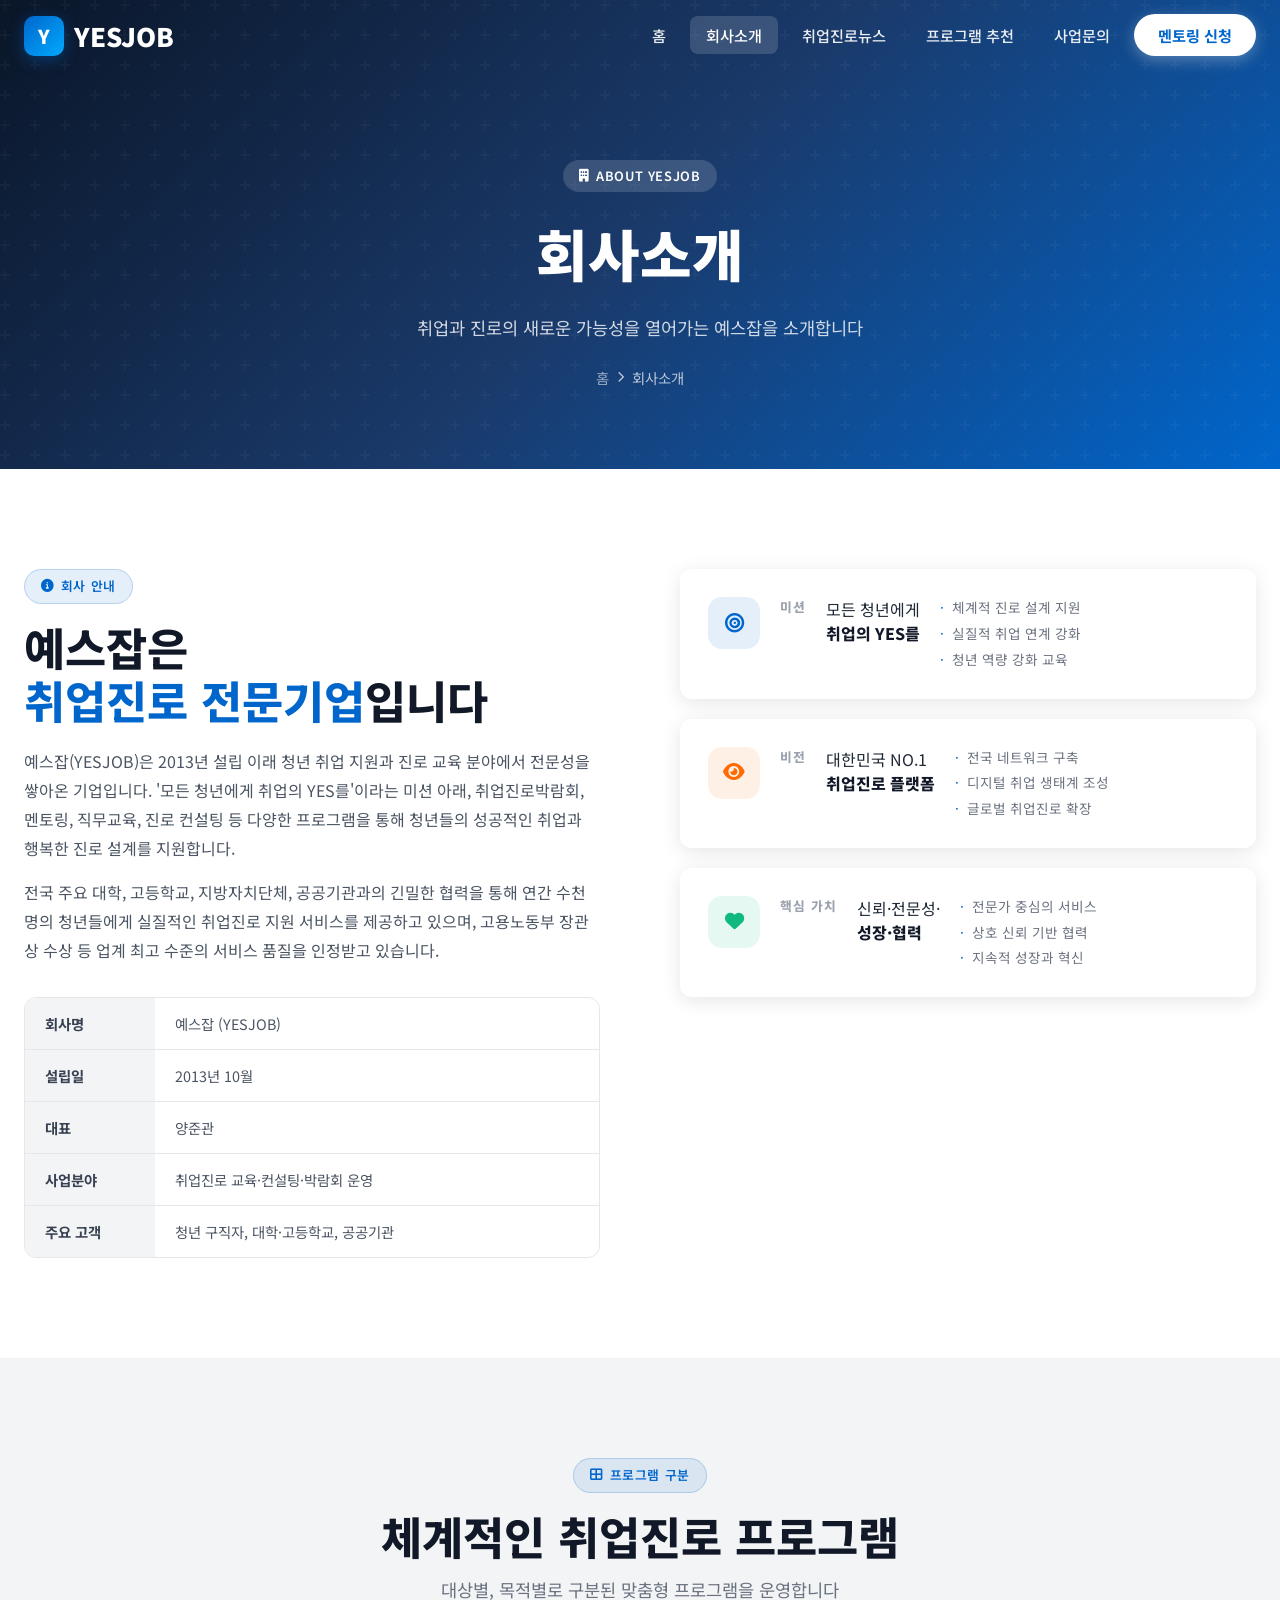
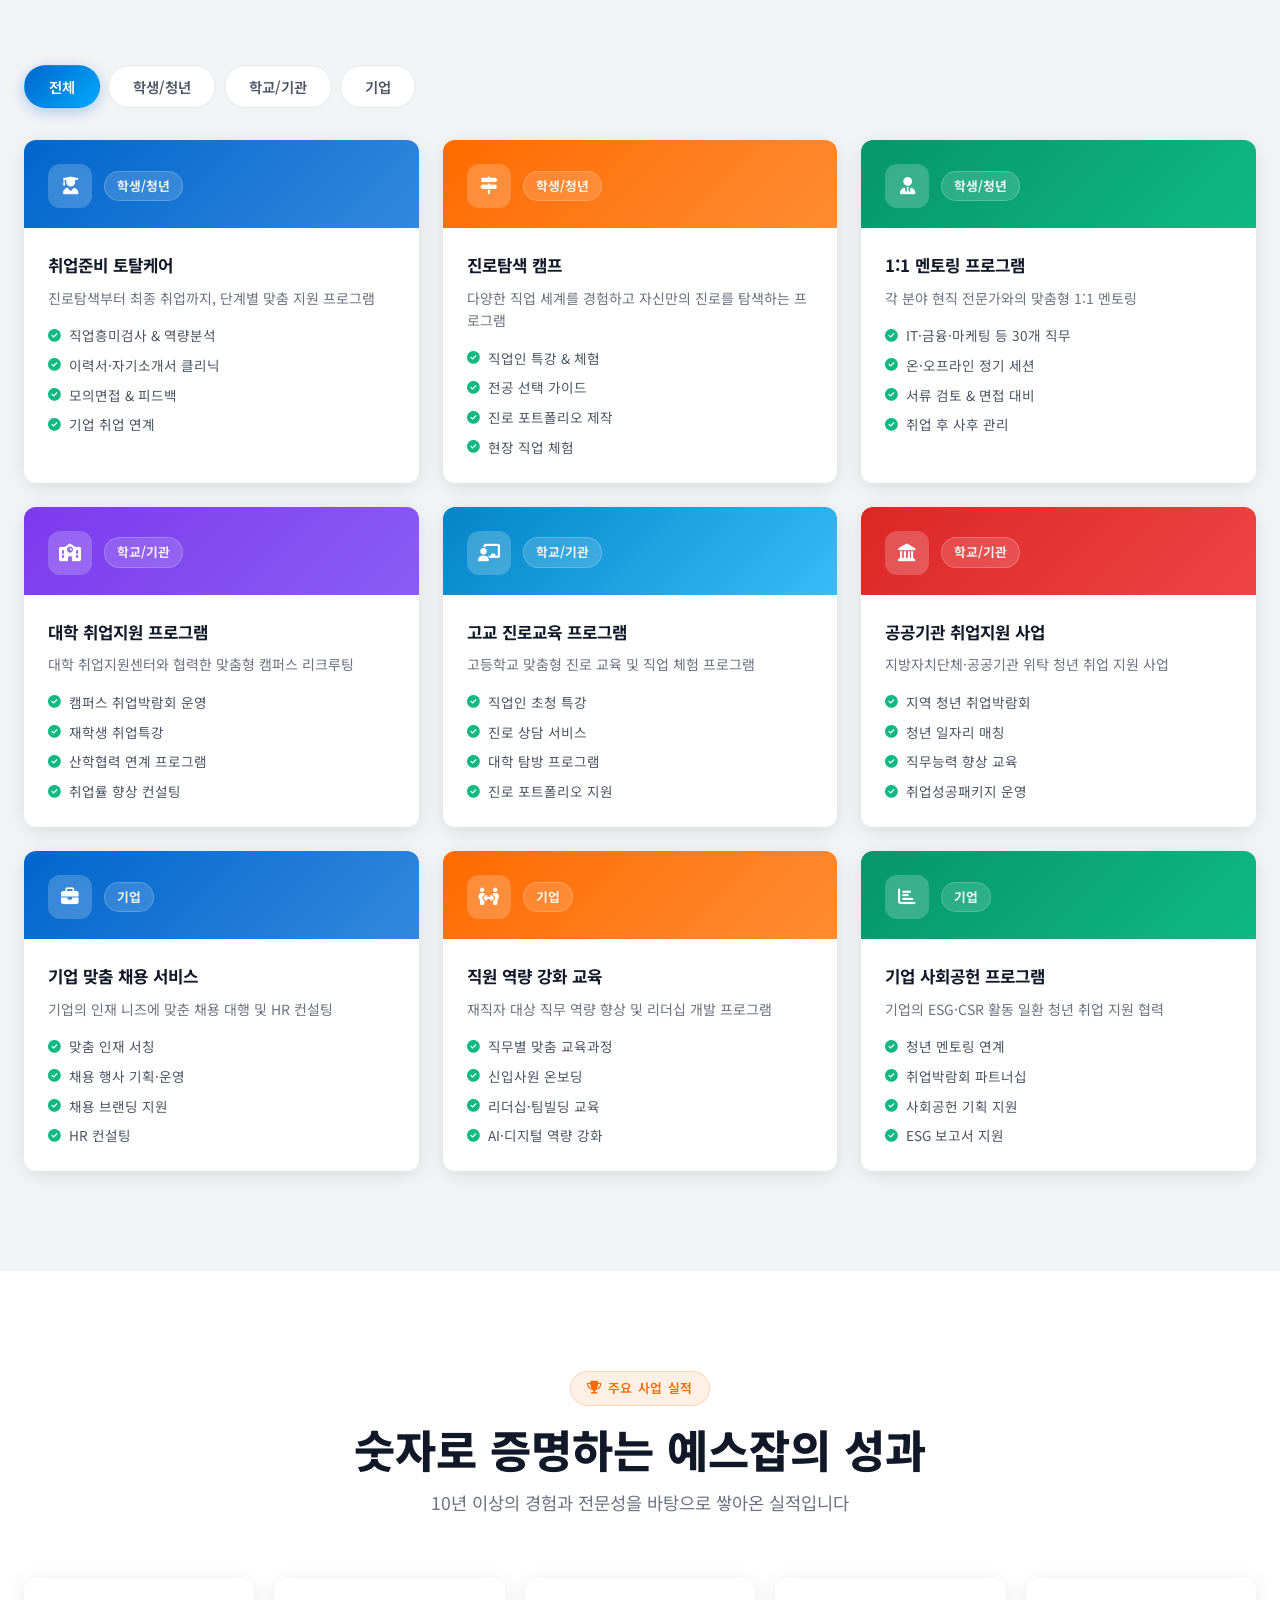
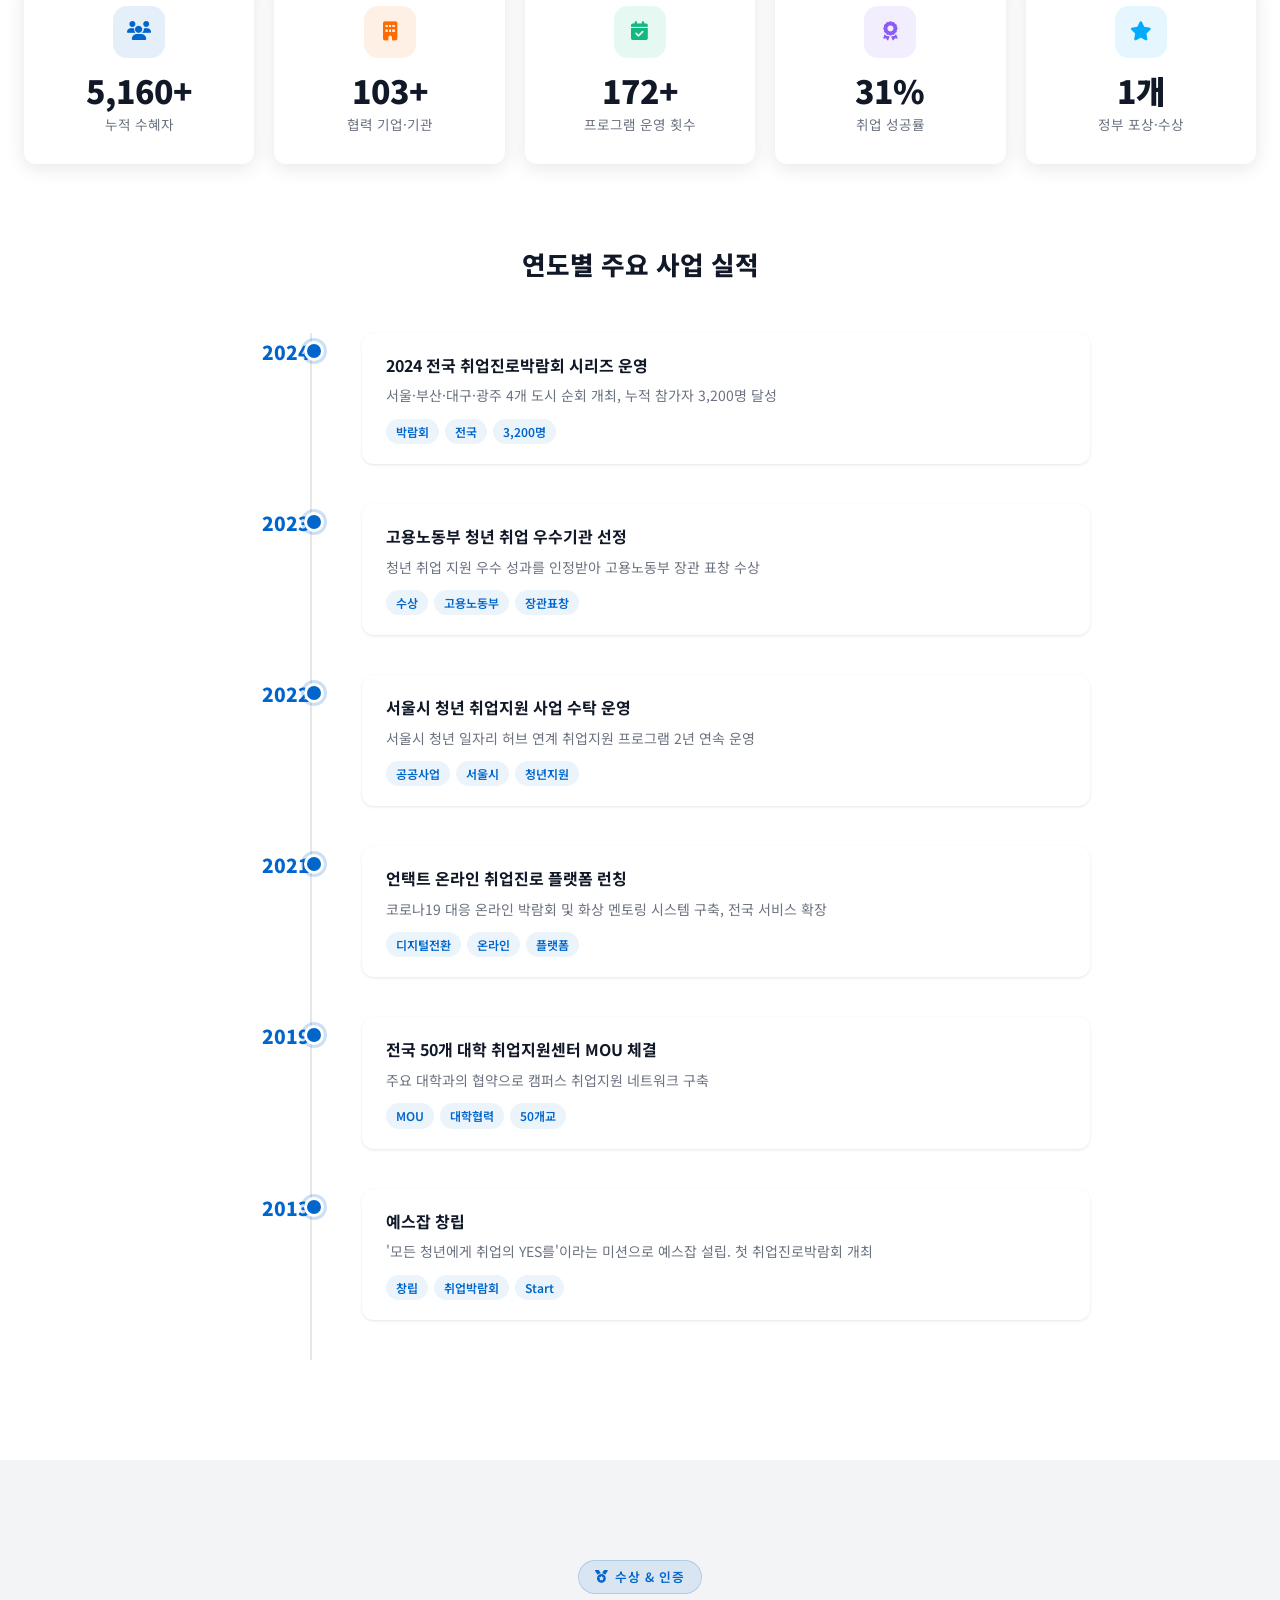
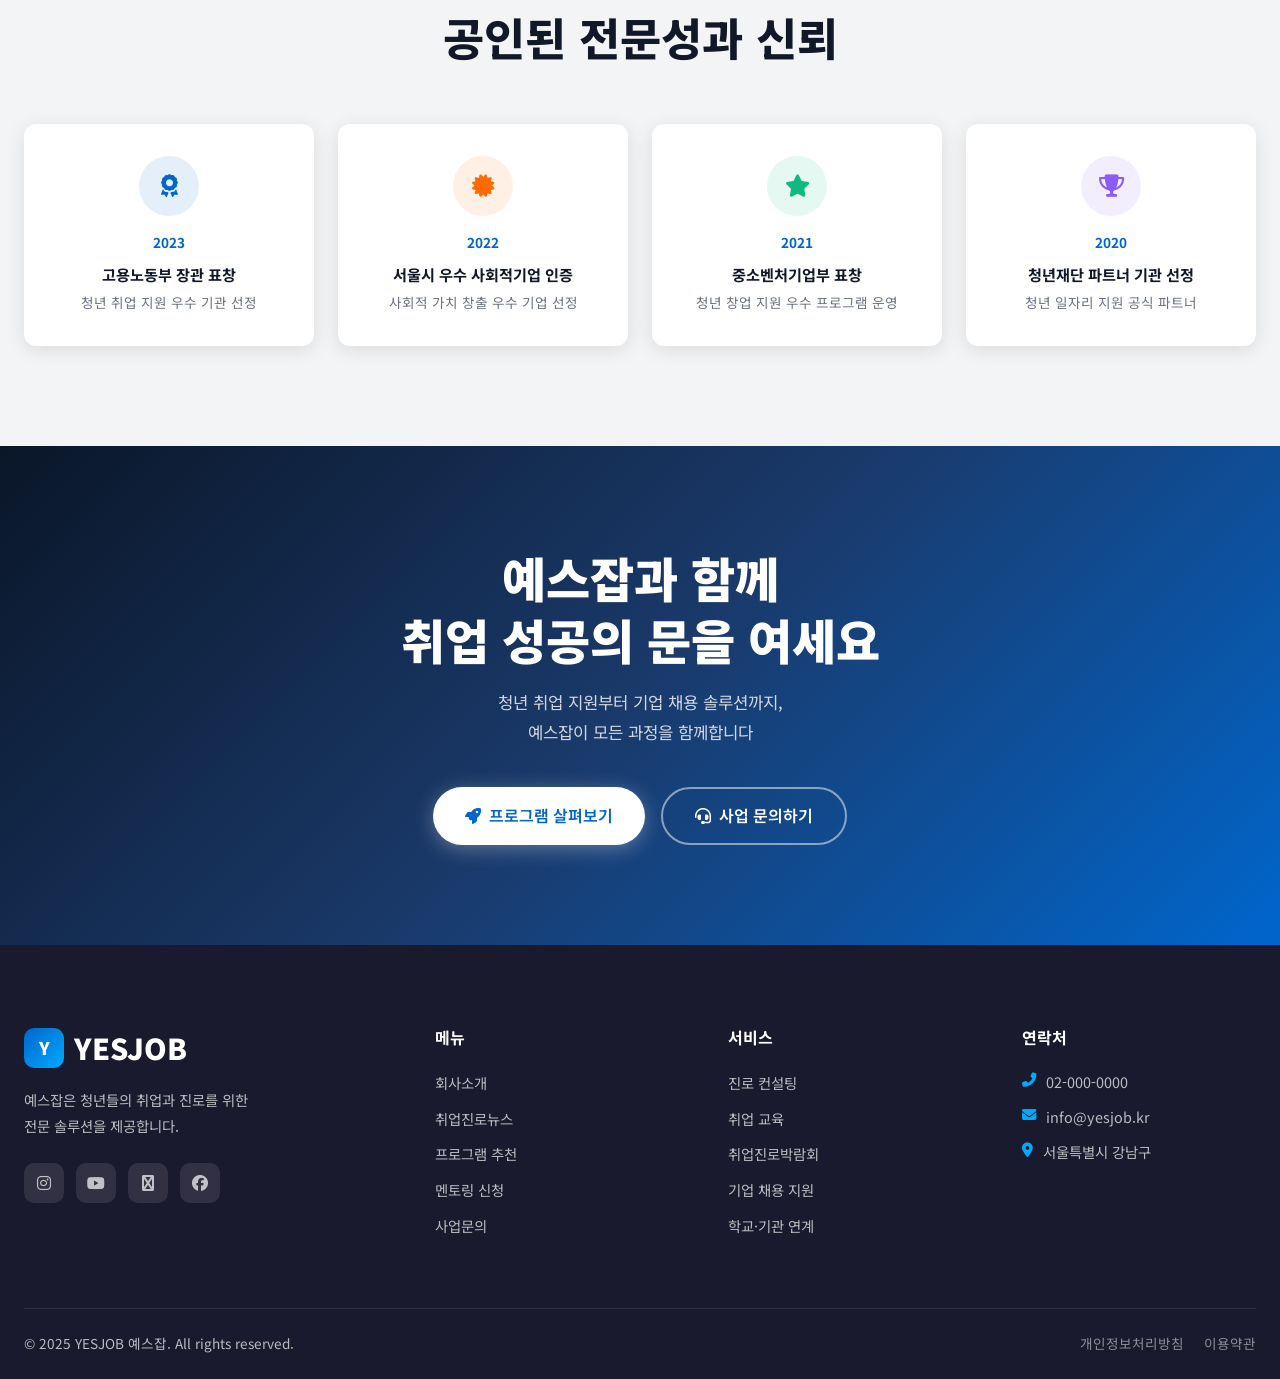
<file: home/about.html>
<!DOCTYPE html>
<html lang="ko">
<head>
  <meta charset="UTF-8">
  <meta name="viewport" content="width=device-width, initial-scale=1.0">
  <meta name="description" content="예스잡(YESJOB) 회사소개 - 회사 안내, 미션·비전, 프로그램 구분, 주요 사업 실적">
  <title>회사소개 | YESJOB 예스잡</title>
  <link rel="preconnect" href="https://fonts.googleapis.com">
  <link href="https://fonts.googleapis.com/css2?family=Noto+Sans+KR:wght@300;400;500;600;700;800;900&display=swap" rel="stylesheet">
  <link rel="stylesheet" href="https://cdn.jsdelivr.net/npm/@fortawesome/fontawesome-free@6.4.0/css/all.min.css">
  <link rel="stylesheet" href="css/style.css">
  <link rel="stylesheet" href="css/about.css">
</head>
<body>

  <!-- NAVBAR -->
  <nav class="navbar scrolled">
    <div class="nav-inner">
      <a href="index.html" class="nav-logo">
        <div class="logo-icon">Y</div>
        YESJOB
      </a>
      <ul class="nav-menu">
        <li><a href="index.html" class="nav-link">홈</a></li>
        <li><a href="about.html" class="nav-link active">회사소개</a></li>
        <li><a href="news.html" class="nav-link">취업진로뉴스</a></li>
        <li><a href="programs.html" class="nav-link">프로그램 추천</a></li>
        <li><a href="index.html#contact" class="nav-link">사업문의</a></li>
        <li><a href="index.html#mentoring" class="nav-link nav-cta">멘토링 신청</a></li>
      </ul>
      <div class="hamburger">
        <span></span><span></span><span></span>
      </div>
    </div>
  </nav>

  <!-- PAGE HERO -->
  <section class="page-hero">
    <div class="page-hero-content container">
      <div class="badge" style="background:rgba(255,255,255,0.15); color:white; border-color:rgba(255,255,255,0.3); margin-bottom:16px;">
        <i class="fas fa-building"></i> About YESJOB
      </div>
      <h1>회사소개</h1>
      <p>취업과 진로의 새로운 가능성을 열어가는 예스잡을 소개합니다</p>
      <div class="breadcrumb">
        <a href="index.html">홈</a>
        <i class="fas fa-chevron-right"></i>
        <span>회사소개</span>
      </div>
    </div>
  </section>

  <!-- ========== COMPANY INFO ========== -->
  <section class="section-padding">
    <div class="container">
      <div class="company-intro-grid">
        <div class="ci-left reveal">
          <div class="badge badge-primary"><i class="fas fa-info-circle"></i> 회사 안내</div>
          <h2 class="section-title" style="margin-top:16px;">
            예스잡은<br>
            <span style="color:var(--primary);">취업진로 전문기업</span>입니다
          </h2>
          <p style="color:var(--gray-600); line-height:1.8; margin-top:20px; font-size:1rem;">
            예스잡(YESJOB)은 2013년 설립 이래 청년 취업 지원과 진로 교육 분야에서 
            전문성을 쌓아온 기업입니다. '모든 청년에게 취업의 YES를'이라는 미션 아래, 
            취업진로박람회, 멘토링, 직무교육, 진로 컨설팅 등 다양한 프로그램을 통해 
            청년들의 성공적인 취업과 행복한 진로 설계를 지원합니다.
          </p>
          <p style="color:var(--gray-600); line-height:1.8; margin-top:16px; font-size:1rem;">
            전국 주요 대학, 고등학교, 지방자치단체, 공공기관과의 긴밀한 협력을 통해 
            연간 수천 명의 청년들에게 실질적인 취업진로 지원 서비스를 제공하고 있으며, 
            고용노동부 장관상 수상 등 업계 최고 수준의 서비스 품질을 인정받고 있습니다.
          </p>
          <div class="company-info-table">
            <div class="cit-row">
              <span class="cit-label">회사명</span>
              <span class="cit-value">예스잡 (YESJOB)</span>
            </div>
            <div class="cit-row">
              <span class="cit-label">설립일</span>
              <span class="cit-value">2013년 10월</span>
            </div>
            <div class="cit-row">
              <span class="cit-label">대표</span>
              <span class="cit-value">양준관</span>
            </div>
            <div class="cit-row">
              <span class="cit-label">사업분야</span>
              <span class="cit-value">취업진로 교육·컨설팅·박람회 운영</span>
            </div>
            <div class="cit-row">
              <span class="cit-label">주요 고객</span>
              <span class="cit-value">청년 구직자, 대학·고등학교, 공공기관</span>
            </div>
          </div>
        </div>
        <div class="ci-right reveal" data-delay="200">
          <div class="mission-vision-wrap">
            <div class="mv-card mission">
              <div class="mv-icon"><i class="fas fa-bullseye"></i></div>
              <h3>미션</h3>
              <p>모든 청년에게<br><strong>취업의 YES를</strong></p>
              <ul>
                <li>체계적 진로 설계 지원</li>
                <li>실질적 취업 연계 강화</li>
                <li>청년 역량 강화 교육</li>
              </ul>
            </div>
            <div class="mv-card vision">
              <div class="mv-icon orange"><i class="fas fa-eye"></i></div>
              <h3>비전</h3>
              <p>대한민국 NO.1<br><strong>취업진로 플랫폼</strong></p>
              <ul>
                <li>전국 네트워크 구축</li>
                <li>디지털 취업 생태계 조성</li>
                <li>글로벌 취업진로 확장</li>
              </ul>
            </div>
            <div class="mv-card value">
              <div class="mv-icon green"><i class="fas fa-heart"></i></div>
              <h3>핵심 가치</h3>
              <p>신뢰·전문성·<br><strong>성장·협력</strong></p>
              <ul>
                <li>전문가 중심의 서비스</li>
                <li>상호 신뢰 기반 협력</li>
                <li>지속적 성장과 혁신</li>
              </ul>
            </div>
          </div>
        </div>
      </div>
    </div>
  </section>

  <!-- ========== PROGRAMS ========== -->
  <section class="section-padding" style="background:var(--gray-100);">
    <div class="container">
      <div class="section-header reveal">
        <div class="badge badge-primary"><i class="fas fa-th-large"></i> 프로그램 구분</div>
        <h2 class="section-title" style="margin-top:16px;">체계적인 취업진로 프로그램</h2>
        <p class="section-subtitle">대상별, 목적별로 구분된 맞춤형 프로그램을 운영합니다</p>
      </div>

      <!-- 탭 필터 -->
      <div class="prog-tabs reveal">
        <button class="ptab active" data-tab="all">전체</button>
        <button class="ptab" data-tab="student">학생/청년</button>
        <button class="ptab" data-tab="school">학교/기관</button>
        <button class="ptab" data-tab="company">기업</button>
      </div>

      <div class="programs-about-grid" id="programsGrid">
        <!-- 학생/청년 -->
        <div class="pa-card reveal" data-category="student" data-delay="0">
          <div class="pac-header blue">
            <div class="pac-icon"><i class="fas fa-user-graduate"></i></div>
            <span class="pac-tag">학생/청년</span>
          </div>
          <div class="pac-body">
            <h3>취업준비 토탈케어</h3>
            <p>진로탐색부터 최종 취업까지, 단계별 맞춤 지원 프로그램</p>
            <ul class="pac-list">
              <li><i class="fas fa-check-circle"></i> 직업흥미검사 & 역량분석</li>
              <li><i class="fas fa-check-circle"></i> 이력서·자기소개서 클리닉</li>
              <li><i class="fas fa-check-circle"></i> 모의면접 & 피드백</li>
              <li><i class="fas fa-check-circle"></i> 기업 취업 연계</li>
            </ul>
          </div>
        </div>
        <div class="pa-card reveal" data-category="student" data-delay="100">
          <div class="pac-header orange">
            <div class="pac-icon"><i class="fas fa-map-signs"></i></div>
            <span class="pac-tag">학생/청년</span>
          </div>
          <div class="pac-body">
            <h3>진로탐색 캠프</h3>
            <p>다양한 직업 세계를 경험하고 자신만의 진로를 탐색하는 프로그램</p>
            <ul class="pac-list">
              <li><i class="fas fa-check-circle"></i> 직업인 특강 & 체험</li>
              <li><i class="fas fa-check-circle"></i> 전공 선택 가이드</li>
              <li><i class="fas fa-check-circle"></i> 진로 포트폴리오 제작</li>
              <li><i class="fas fa-check-circle"></i> 현장 직업 체험</li>
            </ul>
          </div>
        </div>
        <div class="pa-card reveal" data-category="student" data-delay="200">
          <div class="pac-header green">
            <div class="pac-icon"><i class="fas fa-user-tie"></i></div>
            <span class="pac-tag">학생/청년</span>
          </div>
          <div class="pac-body">
            <h3>1:1 멘토링 프로그램</h3>
            <p>각 분야 현직 전문가와의 맞춤형 1:1 멘토링</p>
            <ul class="pac-list">
              <li><i class="fas fa-check-circle"></i> IT·금융·마케팅 등 30개 직무</li>
              <li><i class="fas fa-check-circle"></i> 온·오프라인 정기 세션</li>
              <li><i class="fas fa-check-circle"></i> 서류 검토 & 면접 대비</li>
              <li><i class="fas fa-check-circle"></i> 취업 후 사후 관리</li>
            </ul>
          </div>
        </div>
        <!-- 학교/기관 -->
        <div class="pa-card reveal" data-category="school" data-delay="0">
          <div class="pac-header purple">
            <div class="pac-icon"><i class="fas fa-school"></i></div>
            <span class="pac-tag">학교/기관</span>
          </div>
          <div class="pac-body">
            <h3>대학 취업지원 프로그램</h3>
            <p>대학 취업지원센터와 협력한 맞춤형 캠퍼스 리크루팅</p>
            <ul class="pac-list">
              <li><i class="fas fa-check-circle"></i> 캠퍼스 취업박람회 운영</li>
              <li><i class="fas fa-check-circle"></i> 재학생 취업특강</li>
              <li><i class="fas fa-check-circle"></i> 산학협력 연계 프로그램</li>
              <li><i class="fas fa-check-circle"></i> 취업률 향상 컨설팅</li>
            </ul>
          </div>
        </div>
        <div class="pa-card reveal" data-category="school" data-delay="100">
          <div class="pac-header sky">
            <div class="pac-icon"><i class="fas fa-chalkboard-teacher"></i></div>
            <span class="pac-tag">학교/기관</span>
          </div>
          <div class="pac-body">
            <h3>고교 진로교육 프로그램</h3>
            <p>고등학교 맞춤형 진로 교육 및 직업 체험 프로그램</p>
            <ul class="pac-list">
              <li><i class="fas fa-check-circle"></i> 직업인 초청 특강</li>
              <li><i class="fas fa-check-circle"></i> 진로 상담 서비스</li>
              <li><i class="fas fa-check-circle"></i> 대학 탐방 프로그램</li>
              <li><i class="fas fa-check-circle"></i> 진로 포트폴리오 지원</li>
            </ul>
          </div>
        </div>
        <div class="pa-card reveal" data-category="school" data-delay="200">
          <div class="pac-header red">
            <div class="pac-icon"><i class="fas fa-landmark"></i></div>
            <span class="pac-tag">학교/기관</span>
          </div>
          <div class="pac-body">
            <h3>공공기관 취업지원 사업</h3>
            <p>지방자치단체·공공기관 위탁 청년 취업 지원 사업</p>
            <ul class="pac-list">
              <li><i class="fas fa-check-circle"></i> 지역 청년 취업박람회</li>
              <li><i class="fas fa-check-circle"></i> 청년 일자리 매칭</li>
              <li><i class="fas fa-check-circle"></i> 직무능력 향상 교육</li>
              <li><i class="fas fa-check-circle"></i> 취업성공패키지 운영</li>
            </ul>
          </div>
        </div>
        <!-- 기업 -->
        <div class="pa-card reveal" data-category="company" data-delay="0">
          <div class="pac-header blue">
            <div class="pac-icon"><i class="fas fa-briefcase"></i></div>
            <span class="pac-tag">기업</span>
          </div>
          <div class="pac-body">
            <h3>기업 맞춤 채용 서비스</h3>
            <p>기업의 인재 니즈에 맞춘 채용 대행 및 HR 컨설팅</p>
            <ul class="pac-list">
              <li><i class="fas fa-check-circle"></i> 맞춤 인재 서칭</li>
              <li><i class="fas fa-check-circle"></i> 채용 행사 기획·운영</li>
              <li><i class="fas fa-check-circle"></i> 채용 브랜딩 지원</li>
              <li><i class="fas fa-check-circle"></i> HR 컨설팅</li>
            </ul>
          </div>
        </div>
        <div class="pa-card reveal" data-category="company" data-delay="100">
          <div class="pac-header orange">
            <div class="pac-icon"><i class="fas fa-people-arrows"></i></div>
            <span class="pac-tag">기업</span>
          </div>
          <div class="pac-body">
            <h3>직원 역량 강화 교육</h3>
            <p>재직자 대상 직무 역량 향상 및 리더십 개발 프로그램</p>
            <ul class="pac-list">
              <li><i class="fas fa-check-circle"></i> 직무별 맞춤 교육과정</li>
              <li><i class="fas fa-check-circle"></i> 신입사원 온보딩</li>
              <li><i class="fas fa-check-circle"></i> 리더십·팀빌딩 교육</li>
              <li><i class="fas fa-check-circle"></i> AI·디지털 역량 강화</li>
            </ul>
          </div>
        </div>
        <div class="pa-card reveal" data-category="company" data-delay="200">
          <div class="pac-header green">
            <div class="pac-icon"><i class="fas fa-chart-bar"></i></div>
            <span class="pac-tag">기업</span>
          </div>
          <div class="pac-body">
            <h3>기업 사회공헌 프로그램</h3>
            <p>기업의 ESG·CSR 활동 일환 청년 취업 지원 협력</p>
            <ul class="pac-list">
              <li><i class="fas fa-check-circle"></i> 청년 멘토링 연계</li>
              <li><i class="fas fa-check-circle"></i> 취업박람회 파트너십</li>
              <li><i class="fas fa-check-circle"></i> 사회공헌 기획 지원</li>
              <li><i class="fas fa-check-circle"></i> ESG 보고서 지원</li>
            </ul>
          </div>
        </div>
      </div>
    </div>
  </section>

  <!-- ========== ACHIEVEMENTS ========== -->
  <section class="section-padding achievements-section">
    <div class="container">
      <div class="section-header reveal">
        <div class="badge badge-secondary"><i class="fas fa-trophy"></i> 주요 사업 실적</div>
        <h2 class="section-title" style="margin-top:16px;">숫자로 증명하는 예스잡의 성과</h2>
        <p class="section-subtitle">10년 이상의 경험과 전문성을 바탕으로 쌓아온 실적입니다</p>
      </div>

      <div class="achievements-stats reveal">
        <div class="ach-stat">
          <div class="as-icon blue"><i class="fas fa-users"></i></div>
          <div class="as-num"><span class="counter-num" data-target="15000" data-suffix="+">0</span></div>
          <div class="as-label">누적 수혜자</div>
        </div>
        <div class="ach-stat">
          <div class="as-icon orange"><i class="fas fa-building"></i></div>
          <div class="as-num"><span class="counter-num" data-target="300" data-suffix="+">0</span></div>
          <div class="as-label">협력 기업·기관</div>
        </div>
        <div class="ach-stat">
          <div class="as-icon green"><i class="fas fa-calendar-check"></i></div>
          <div class="as-num"><span class="counter-num" data-target="500" data-suffix="+">0</span></div>
          <div class="as-label">프로그램 운영 횟수</div>
        </div>
        <div class="ach-stat">
          <div class="as-icon purple"><i class="fas fa-award"></i></div>
          <div class="as-num"><span class="counter-num" data-target="92" data-suffix="%">0</span></div>
          <div class="as-label">취업 성공률</div>
        </div>
        <div class="ach-stat">
          <div class="as-icon sky"><i class="fas fa-star"></i></div>
          <div class="as-num"><span class="counter-num" data-target="4" data-suffix="개">0</span></div>
          <div class="as-label">정부 포상·수상</div>
        </div>
      </div>

      <div class="achievements-timeline">
        <div class="at-title reveal">
          <h3>연도별 주요 사업 실적</h3>
        </div>
        <div class="timeline">
          <div class="tl-item reveal" data-delay="0">
            <div class="tl-year">2024</div>
            <div class="tl-content">
              <h4>2024 전국 취업진로박람회 시리즈 운영</h4>
              <p>서울·부산·대구·광주 4개 도시 순회 개최, 누적 참가자 3,200명 달성</p>
              <div class="tl-tags">
                <span>박람회</span><span>전국</span><span>3,200명</span>
              </div>
            </div>
          </div>
          <div class="tl-item reveal" data-delay="100">
            <div class="tl-year">2023</div>
            <div class="tl-content">
              <h4>고용노동부 청년 취업 우수기관 선정</h4>
              <p>청년 취업 지원 우수 성과를 인정받아 고용노동부 장관 표창 수상</p>
              <div class="tl-tags">
                <span>수상</span><span>고용노동부</span><span>장관표창</span>
              </div>
            </div>
          </div>
          <div class="tl-item reveal" data-delay="200">
            <div class="tl-year">2022</div>
            <div class="tl-content">
              <h4>서울시 청년 취업지원 사업 수탁 운영</h4>
              <p>서울시 청년 일자리 허브 연계 취업지원 프로그램 2년 연속 운영</p>
              <div class="tl-tags">
                <span>공공사업</span><span>서울시</span><span>청년지원</span>
              </div>
            </div>
          </div>
          <div class="tl-item reveal" data-delay="300">
            <div class="tl-year">2021</div>
            <div class="tl-content">
              <h4>언택트 온라인 취업진로 플랫폼 런칭</h4>
              <p>코로나19 대응 온라인 박람회 및 화상 멘토링 시스템 구축, 전국 서비스 확장</p>
              <div class="tl-tags">
                <span>디지털전환</span><span>온라인</span><span>플랫폼</span>
              </div>
            </div>
          </div>
          <div class="tl-item reveal" data-delay="400">
            <div class="tl-year">2019</div>
            <div class="tl-content">
              <h4>전국 50개 대학 취업지원센터 MOU 체결</h4>
              <p>주요 대학과의 협약으로 캠퍼스 취업지원 네트워크 구축</p>
              <div class="tl-tags">
                <span>MOU</span><span>대학협력</span><span>50개교</span>
              </div>
            </div>
          </div>
          <div class="tl-item reveal" data-delay="500">
            <div class="tl-year">2013</div>
            <div class="tl-content">
              <h4>예스잡 창립</h4>
              <p>'모든 청년에게 취업의 YES를'이라는 미션으로 예스잡 설립. 첫 취업진로박람회 개최</p>
              <div class="tl-tags">
                <span>창립</span><span>취업박람회</span><span>Start</span>
              </div>
            </div>
          </div>
        </div>
      </div>
    </div>
  </section>

  <!-- ========== AWARDS ========== -->
  <section class="section-padding" style="background:var(--gray-100);">
    <div class="container">
      <div class="section-header reveal">
        <div class="badge badge-primary"><i class="fas fa-medal"></i> 수상 & 인증</div>
        <h2 class="section-title" style="margin-top:16px;">공인된 전문성과 신뢰</h2>
      </div>
      <div class="awards-grid">
        <div class="award-card reveal" data-delay="0">
          <div class="award-icon"><i class="fas fa-award"></i></div>
          <div class="award-year">2023</div>
          <h4>고용노동부 장관 표창</h4>
          <p>청년 취업 지원 우수 기관 선정</p>
        </div>
        <div class="award-card reveal" data-delay="100">
          <div class="award-icon orange"><i class="fas fa-certificate"></i></div>
          <div class="award-year">2022</div>
          <h4>서울시 우수 사회적기업 인증</h4>
          <p>사회적 가치 창출 우수 기업 선정</p>
        </div>
        <div class="award-card reveal" data-delay="200">
          <div class="award-icon green"><i class="fas fa-star"></i></div>
          <div class="award-year">2021</div>
          <h4>중소벤처기업부 표창</h4>
          <p>청년 창업 지원 우수 프로그램 운영</p>
        </div>
        <div class="award-card reveal" data-delay="300">
          <div class="award-icon purple"><i class="fas fa-trophy"></i></div>
          <div class="award-year">2020</div>
          <h4>청년재단 파트너 기관 선정</h4>
          <p>청년 일자리 지원 공식 파트너</p>
        </div>
      </div>
    </div>
  </section>

  <!-- ========== CTA ========== -->
  <section class="about-cta">
    <div class="container">
      <div class="cta-content reveal">
        <h2>예스잡과 함께<br>취업 성공의 문을 여세요</h2>
        <p>청년 취업 지원부터 기업 채용 솔루션까지,<br>예스잡이 모든 과정을 함께합니다</p>
        <div class="cta-btns">
          <a href="programs.html" class="btn btn-white">
            <i class="fas fa-rocket"></i> 프로그램 살펴보기
          </a>
          <a href="index.html#contact" class="btn btn-outline-cta">
            <i class="fas fa-headset"></i> 사업 문의하기
          </a>
        </div>
      </div>
    </div>
  </section>

  <!-- FOOTER -->
  <footer class="footer">
    <div class="container">
      <div class="footer-grid">
        <div class="footer-brand">
          <div class="logo">
            <div class="logo-icon">Y</div>
            YESJOB
          </div>
          <p>예스잡은 청년들의 취업과 진로를 위한<br>전문 솔루션을 제공합니다.</p>
          <div class="footer-social">
            <a href="#"><i class="fab fa-instagram"></i></a>
            <a href="#"><i class="fab fa-youtube"></i></a>
            <a href="#"><i class="fab fa-blog"></i></a>
            <a href="#"><i class="fab fa-facebook"></i></a>
          </div>
        </div>
        <div class="footer-col">
          <h4>메뉴</h4>
          <ul>
            <li><a href="about.html">회사소개</a></li>
            <li><a href="news.html">취업진로뉴스</a></li>
            <li><a href="programs.html">프로그램 추천</a></li>
            <li><a href="index.html#mentoring">멘토링 신청</a></li>
            <li><a href="index.html#contact">사업문의</a></li>
          </ul>
        </div>
        <div class="footer-col">
          <h4>서비스</h4>
          <ul>
            <li><a href="#">진로 컨설팅</a></li>
            <li><a href="#">취업 교육</a></li>
            <li><a href="#">취업진로박람회</a></li>
            <li><a href="#">기업 채용 지원</a></li>
            <li><a href="#">학교·기관 연계</a></li>
          </ul>
        </div>
        <div class="footer-col">
          <h4>연락처</h4>
          <div class="footer-contact-item">
            <i class="fas fa-phone-alt"></i>
            <span>02-000-0000</span>
          </div>
          <div class="footer-contact-item">
            <i class="fas fa-envelope"></i>
            <span>info@yesjob.kr</span>
          </div>
          <div class="footer-contact-item">
            <i class="fas fa-map-marker-alt"></i>
            <span>서울특별시 강남구</span>
          </div>
        </div>
      </div>
      <div class="footer-bottom">
        <p>© 2025 YESJOB 예스잡. All rights reserved.</p>
        <div style="display:flex; gap:20px;">
          <a href="#" style="color:rgba(255,255,255,0.5); font-size:0.85rem;">개인정보처리방침</a>
          <a href="#" style="color:rgba(255,255,255,0.5); font-size:0.85rem;">이용약관</a>
        </div>
      </div>
    </div>
  </footer>

  <script src="js/main.js"></script>
  <script>
    // 프로그램 탭 필터
    const ptabs = document.querySelectorAll('.ptab');
    const pacards = document.querySelectorAll('.pa-card');
    
    ptabs.forEach(tab => {
      tab.addEventListener('click', () => {
        ptabs.forEach(t => t.classList.remove('active'));
        tab.classList.add('active');
        
        const filter = tab.dataset.tab;
        pacards.forEach(card => {
          if (filter === 'all' || card.dataset.category === filter) {
            card.style.display = 'flex';
            card.style.opacity = '0';
            setTimeout(() => card.style.opacity = '1', 50);
          } else {
            card.style.display = 'none';
          }
        });
      });
    });
    
    // Navbar always scrolled on sub-pages
    const navbar = document.querySelector('.navbar');
    navbar.classList.add('scrolled');
    navbar.classList.remove('transparent');
    
    window.addEventListener('scroll', () => {
      navbar.classList.add('scrolled');
    });
  </script>
</body>
</html>
</file>
<file: css/style.css>
/* =============================================
   YESJOB 공식 홈페이지 공통 스타일
   ============================================= */

:root {
  --primary: #0066CC;
  --primary-dark: #004FA3;
  --primary-light: #3388DD;
  --secondary: #FF6B00;
  --secondary-light: #FF8C33;
  --accent: #00AAFF;
  --dark: #1A1A2E;
  --dark-2: #16213E;
  --gray-900: #111827;
  --gray-800: #1f2937;
  --gray-700: #374151;
  --gray-600: #4b5563;
  --gray-500: #6b7280;
  --gray-400: #9ca3af;
  --gray-300: #d1d5db;
  --gray-200: #e5e7eb;
  --gray-100: #f3f4f6;
  --white: #ffffff;
  --success: #10b981;
  --warning: #f59e0b;
  --gradient-primary: linear-gradient(135deg, #0066CC 0%, #00AAFF 100%);
  --gradient-hero: linear-gradient(135deg, #0a1628 0%, #1a3a6b 50%, #0066CC 100%);
  --shadow-sm: 0 1px 3px rgba(0,0,0,0.1);
  --shadow-md: 0 4px 20px rgba(0,0,0,0.1);
  --shadow-lg: 0 10px 40px rgba(0,0,0,0.15);
  --shadow-xl: 0 20px 60px rgba(0,0,0,0.2);
  --radius-sm: 8px;
  --radius-md: 12px;
  --radius-lg: 20px;
  --radius-xl: 30px;
  --transition: all 0.3s cubic-bezier(0.4, 0, 0.2, 1);
}

* {
  margin: 0;
  padding: 0;
  box-sizing: border-box;
}

html {
  scroll-behavior: smooth;
  font-size: 16px;
}

body {
  font-family: 'Noto Sans KR', 'Apple SD Gothic Neo', sans-serif;
  color: var(--gray-800);
  background: var(--white);
  overflow-x: hidden;
  line-height: 1.6;
}

a {
  text-decoration: none;
  color: inherit;
}

img {
  max-width: 100%;
  height: auto;
}

ul, ol {
  list-style: none;
}

/* ========== TYPOGRAPHY ========== */
.section-title {
  font-size: clamp(1.8rem, 4vw, 2.8rem);
  font-weight: 800;
  color: var(--gray-900);
  line-height: 1.2;
}

.section-subtitle {
  font-size: clamp(0.95rem, 2vw, 1.1rem);
  color: var(--gray-500);
  margin-top: 0.8rem;
  line-height: 1.7;
}

.badge {
  display: inline-flex;
  align-items: center;
  gap: 6px;
  padding: 6px 16px;
  border-radius: 50px;
  font-size: 0.8rem;
  font-weight: 600;
  letter-spacing: 0.05em;
  text-transform: uppercase;
}

.badge-primary {
  background: rgba(0, 102, 204, 0.1);
  color: var(--primary);
  border: 1px solid rgba(0, 102, 204, 0.2);
}

.badge-secondary {
  background: rgba(255, 107, 0, 0.1);
  color: var(--secondary);
  border: 1px solid rgba(255, 107, 0, 0.2);
}

/* ========== LAYOUT ========== */
.container {
  max-width: 1280px;
  margin: 0 auto;
  padding: 0 24px;
}

.section-padding {
  padding: 100px 0;
}

.section-header {
  text-align: center;
  margin-bottom: 60px;
}

/* ========== BUTTONS ========== */
.btn {
  display: inline-flex;
  align-items: center;
  gap: 8px;
  padding: 14px 32px;
  border-radius: 50px;
  font-weight: 600;
  font-size: 1rem;
  cursor: pointer;
  transition: var(--transition);
  border: none;
  outline: none;
}

.btn-primary {
  background: var(--gradient-primary);
  color: white;
  box-shadow: 0 4px 20px rgba(0, 102, 204, 0.4);
}

.btn-primary:hover {
  transform: translateY(-2px);
  box-shadow: 0 8px 30px rgba(0, 102, 204, 0.5);
}

.btn-secondary {
  background: white;
  color: var(--primary);
  border: 2px solid var(--primary);
}

.btn-secondary:hover {
  background: var(--primary);
  color: white;
  transform: translateY(-2px);
}

.btn-white {
  background: white;
  color: var(--primary);
  box-shadow: 0 4px 20px rgba(255,255,255,0.3);
}

.btn-white:hover {
  transform: translateY(-2px);
  box-shadow: 0 8px 30px rgba(255,255,255,0.5);
}

.btn-orange {
  background: linear-gradient(135deg, #FF6B00, #FF8C33);
  color: white;
  box-shadow: 0 4px 20px rgba(255, 107, 0, 0.4);
}

.btn-orange:hover {
  transform: translateY(-2px);
  box-shadow: 0 8px 30px rgba(255, 107, 0, 0.5);
}

/* ========== NAVBAR ========== */
.navbar {
  position: fixed;
  top: 0;
  left: 0;
  right: 0;
  z-index: 1000;
  padding: 0;
  transition: var(--transition);
  height: 72px;
}

.navbar.transparent {
  background: transparent;
}

.navbar.scrolled {
  background: rgba(255, 255, 255, 0.95);
  backdrop-filter: blur(20px);
  box-shadow: 0 2px 30px rgba(0,0,0,0.1);
}

.nav-inner {
  display: flex;
  align-items: center;
  justify-content: space-between;
  height: 72px;
  max-width: 1280px;
  margin: 0 auto;
  padding: 0 24px;
}

.nav-logo {
  display: flex;
  align-items: center;
  gap: 10px;
  font-size: 1.6rem;
  font-weight: 900;
  color: white;
  transition: var(--transition);
}

.navbar.scrolled .nav-logo {
  color: var(--primary);
}

.nav-logo .logo-icon {
  width: 40px;
  height: 40px;
  background: var(--gradient-primary);
  border-radius: 10px;
  display: flex;
  align-items: center;
  justify-content: center;
  font-size: 1.2rem;
  color: white;
  font-weight: 900;
  box-shadow: 0 4px 15px rgba(0,102,204,0.4);
}

.navbar.scrolled .nav-logo .logo-icon {
  box-shadow: 0 4px 15px rgba(0,102,204,0.3);
}

.nav-menu {
  display: flex;
  align-items: center;
  gap: 8px;
}

.nav-link {
  padding: 8px 16px;
  border-radius: 8px;
  font-size: 0.95rem;
  font-weight: 500;
  color: rgba(255,255,255,0.9);
  transition: var(--transition);
  position: relative;
}

.navbar.scrolled .nav-link {
  color: var(--gray-700);
}

.nav-link:hover, .nav-link.active {
  color: white;
  background: rgba(255,255,255,0.15);
}

.navbar.scrolled .nav-link:hover, .navbar.scrolled .nav-link.active {
  color: var(--primary);
  background: rgba(0, 102, 204, 0.08);
}

.nav-cta {
  padding: 10px 24px;
  background: white;
  color: var(--primary) !important;
  border-radius: 50px;
  font-weight: 700;
  box-shadow: 0 4px 15px rgba(255,255,255,0.3);
}

.navbar.scrolled .nav-cta {
  background: var(--gradient-primary);
  color: white !important;
  box-shadow: 0 4px 15px rgba(0,102,204,0.3);
}

.nav-cta:hover {
  transform: translateY(-2px);
  box-shadow: 0 8px 25px rgba(255,255,255,0.4) !important;
  background: rgba(255,255,255,0.95) !important;
  color: var(--primary) !important;
}

.navbar.scrolled .nav-cta:hover {
  box-shadow: 0 8px 25px rgba(0,102,204,0.4) !important;
}

.hamburger {
  display: none;
  flex-direction: column;
  gap: 5px;
  cursor: pointer;
  padding: 8px;
}

.hamburger span {
  display: block;
  width: 25px;
  height: 2px;
  background: white;
  border-radius: 2px;
  transition: var(--transition);
}

.navbar.scrolled .hamburger span {
  background: var(--gray-700);
}

/* ========== CARDS ========== */
.card {
  background: white;
  border-radius: var(--radius-md);
  box-shadow: var(--shadow-md);
  transition: var(--transition);
  overflow: hidden;
}

.card:hover {
  transform: translateY(-6px);
  box-shadow: var(--shadow-xl);
}

/* ========== FOOTER ========== */
.footer {
  background: var(--dark);
  color: rgba(255,255,255,0.7);
  padding: 80px 0 0;
}

.footer-grid {
  display: grid;
  grid-template-columns: 1.5fr 1fr 1fr 1fr;
  gap: 60px;
  padding-bottom: 60px;
  border-bottom: 1px solid rgba(255,255,255,0.1);
}

.footer-brand .logo {
  font-size: 1.8rem;
  font-weight: 900;
  color: white;
  margin-bottom: 16px;
  display: flex;
  align-items: center;
  gap: 10px;
}

.footer-brand .logo .logo-icon {
  width: 40px;
  height: 40px;
  background: var(--gradient-primary);
  border-radius: 10px;
  display: flex;
  align-items: center;
  justify-content: center;
  font-size: 1.1rem;
  color: white;
  font-weight: 900;
}

.footer-brand p {
  font-size: 0.9rem;
  line-height: 1.8;
  margin-bottom: 24px;
}

.footer-social {
  display: flex;
  gap: 12px;
}

.footer-social a {
  width: 40px;
  height: 40px;
  background: rgba(255,255,255,0.1);
  border-radius: 10px;
  display: flex;
  align-items: center;
  justify-content: center;
  font-size: 1rem;
  transition: var(--transition);
}

.footer-social a:hover {
  background: var(--primary);
  transform: translateY(-3px);
}

.footer-col h4 {
  color: white;
  font-size: 1rem;
  font-weight: 700;
  margin-bottom: 20px;
}

.footer-col ul li {
  margin-bottom: 10px;
}

.footer-col ul li a {
  font-size: 0.9rem;
  transition: var(--transition);
}

.footer-col ul li a:hover {
  color: var(--accent);
  padding-left: 5px;
}

.footer-contact-item {
  display: flex;
  align-items: flex-start;
  gap: 10px;
  font-size: 0.9rem;
  margin-bottom: 12px;
}

.footer-contact-item i {
  margin-top: 3px;
  color: var(--accent);
  flex-shrink: 0;
}

.footer-bottom {
  padding: 24px 0;
  display: flex;
  justify-content: space-between;
  align-items: center;
  font-size: 0.85rem;
}

/* ========== PAGE HERO ========== */
.page-hero {
  background: var(--gradient-hero);
  padding: 160px 0 80px;
  text-align: center;
  color: white;
  position: relative;
  overflow: hidden;
}

.page-hero::before {
  content: '';
  position: absolute;
  top: 0; left: 0; right: 0; bottom: 0;
  background: url("data:image/svg+xml,%3Csvg width='60' height='60' viewBox='0 0 60 60' xmlns='http://www.w3.org/2000/svg'%3E%3Cg fill='none' fill-rule='evenodd'%3E%3Cg fill='%23ffffff' fill-opacity='0.03'%3E%3Cpath d='M36 34v-4h-2v4h-4v2h4v4h2v-4h4v-2h-4zm0-30V0h-2v4h-4v2h4v4h2V6h4V4h-4zM6 34v-4H4v4H0v2h4v4h2v-4h4v-2H6zM6 4V0H4v4H0v2h4v4h2V6h4V4H6z'/%3E%3C/g%3E%3C/g%3E%3C/svg%3E");
}

.page-hero-content {
  position: relative;
  z-index: 1;
}

.page-hero h1 {
  font-size: clamp(2rem, 5vw, 3.5rem);
  font-weight: 900;
  margin-bottom: 16px;
}

.page-hero p {
  font-size: 1.1rem;
  opacity: 0.8;
  max-width: 600px;
  margin: 0 auto;
}

.breadcrumb {
  display: flex;
  align-items: center;
  justify-content: center;
  gap: 8px;
  margin-top: 24px;
  font-size: 0.9rem;
  opacity: 0.7;
}

.breadcrumb a {
  color: rgba(255,255,255,0.8);
  transition: var(--transition);
}

.breadcrumb a:hover { opacity: 1; color: white; }

.breadcrumb i { font-size: 0.7rem; }

/* ========== ANIMATIONS ========== */
@keyframes fadeInUp {
  from { opacity: 0; transform: translateY(30px); }
  to { opacity: 1; transform: translateY(0); }
}

@keyframes fadeInLeft {
  from { opacity: 0; transform: translateX(-30px); }
  to { opacity: 1; transform: translateX(0); }
}

@keyframes fadeInRight {
  from { opacity: 0; transform: translateX(30px); }
  to { opacity: 1; transform: translateX(0); }
}

@keyframes scaleIn {
  from { opacity: 0; transform: scale(0.9); }
  to { opacity: 1; transform: scale(1); }
}

@keyframes float {
  0%, 100% { transform: translateY(0px); }
  50% { transform: translateY(-15px); }
}

@keyframes pulse-ring {
  0% { transform: scale(0.8); opacity: 0.8; }
  100% { transform: scale(2); opacity: 0; }
}

.reveal {
  opacity: 0;
  transform: translateY(30px);
  transition: all 0.7s cubic-bezier(0.4, 0, 0.2, 1);
}

.reveal.visible {
  opacity: 1;
  transform: translateY(0);
}

/* ========== RESPONSIVE ========== */
@media (max-width: 1024px) {
  .footer-grid {
    grid-template-columns: 1fr 1fr;
    gap: 40px;
  }
}

@media (max-width: 768px) {
  .hamburger { display: flex; }
  
  .nav-menu {
    position: fixed;
    top: 72px;
    left: 0;
    right: 0;
    background: white;
    flex-direction: column;
    padding: 20px;
    box-shadow: 0 10px 30px rgba(0,0,0,0.15);
    transform: translateY(-100%);
    opacity: 0;
    pointer-events: none;
    transition: var(--transition);
    gap: 4px;
  }
  
  .nav-menu.open {
    transform: translateY(0);
    opacity: 1;
    pointer-events: all;
  }
  
  .nav-link { color: var(--gray-700) !important; width: 100%; text-align: center; }
  .nav-link:hover, .nav-link.active { background: rgba(0,102,204,0.08) !important; color: var(--primary) !important; }
  .nav-cta { color: white !important; background: var(--gradient-primary) !important; }
  
  .section-padding { padding: 70px 0; }
  
  .footer-grid {
    grid-template-columns: 1fr;
    gap: 30px;
  }
  
  .footer-bottom {
    flex-direction: column;
    gap: 10px;
    text-align: center;
  }
  
  .page-hero { padding: 140px 0 60px; }
}

/* ========== SCROLLBAR ========== */
::-webkit-scrollbar { width: 8px; }
::-webkit-scrollbar-track { background: var(--gray-100); }
::-webkit-scrollbar-thumb { background: var(--primary); border-radius: 4px; }
::-webkit-scrollbar-thumb:hover { background: var(--primary-dark); }

/* ========== SELECTION ========== */
::selection {
  background: var(--primary);
  color: white;
}
</file>
<file: css/index.css>
/* =============================================
   YESJOB 메인 페이지 전용 스타일
   ============================================= */

/* ========== HERO ========== */
.hero {
  position: relative;
  min-height: 100vh;
  display: flex;
  align-items: center;
  background: var(--gradient-hero);
  overflow: hidden;
  padding-top: 72px;
}

.hero-bg {
  position: absolute;
  inset: 0;
  overflow: hidden;
}

.hero-grid {
  position: absolute;
  inset: 0;
  background-image: 
    linear-gradient(rgba(255,255,255,0.03) 1px, transparent 1px),
    linear-gradient(90deg, rgba(255,255,255,0.03) 1px, transparent 1px);
  background-size: 60px 60px;
}

.hero-particle {
  position: absolute;
  border-radius: 50%;
  animation: floatParticle var(--dur, 8s) ease-in-out infinite;
  opacity: 0.15;
}

.hero-particle:nth-child(1) { width: 300px; height: 300px; background: radial-gradient(circle, #0066CC, transparent); top: 10%; left: 5%; --dur: 10s; }
.hero-particle:nth-child(2) { width: 200px; height: 200px; background: radial-gradient(circle, #00AAFF, transparent); top: 60%; right: 10%; --dur: 8s; animation-delay: -2s; }
.hero-particle:nth-child(3) { width: 150px; height: 150px; background: radial-gradient(circle, #FF6B00, transparent); bottom: 20%; left: 20%; --dur: 12s; animation-delay: -4s; }
.hero-particle:nth-child(4) { width: 100px; height: 100px; background: radial-gradient(circle, #00AAFF, transparent); top: 30%; right: 30%; --dur: 7s; animation-delay: -1s; }
.hero-particle:nth-child(5) { width: 80px; height: 80px; background: radial-gradient(circle, #ffffff, transparent); top: 70%; left: 50%; --dur: 9s; animation-delay: -3s; }

@keyframes floatParticle {
  0%, 100% { transform: translate(0, 0) scale(1); }
  33% { transform: translate(30px, -20px) scale(1.05); }
  66% { transform: translate(-20px, 15px) scale(0.95); }
}

.hero-content {
  padding: 60px 0;
  max-width: 700px;
  position: relative;
  z-index: 1;
  animation: fadeInUp 0.8s ease both;
}

.hero-badge {
  display: inline-flex;
  align-items: center;
  gap: 8px;
  background: rgba(255,255,255,0.1);
  border: 1px solid rgba(255,255,255,0.2);
  backdrop-filter: blur(10px);
  color: rgba(255,255,255,0.95);
  padding: 8px 20px;
  border-radius: 50px;
  font-size: 0.85rem;
  font-weight: 600;
  margin-bottom: 28px;
}

.hero-badge-dot {
  width: 8px;
  height: 8px;
  background: #00ff88;
  border-radius: 50%;
  animation: pulse 1.5s ease infinite;
}

@keyframes pulse {
  0%, 100% { transform: scale(1); opacity: 1; }
  50% { transform: scale(1.3); opacity: 0.7; }
}

.hero-title {
  font-size: clamp(2.5rem, 6vw, 4.5rem);
  font-weight: 900;
  line-height: 1.15;
  color: white;
  margin-bottom: 24px;
}

.hero-title .highlight {
  background: linear-gradient(135deg, #00AAFF, #66CCFF);
  -webkit-background-clip: text;
  -webkit-text-fill-color: transparent;
  background-clip: text;
}

.hero-title .highlight-2 {
  background: linear-gradient(135deg, #FF6B00, #FF8C33);
  -webkit-background-clip: text;
  -webkit-text-fill-color: transparent;
  background-clip: text;
}

.hero-desc {
  font-size: 1.1rem;
  color: rgba(255,255,255,0.8);
  line-height: 1.8;
  margin-bottom: 40px;
}

.hero-btns {
  display: flex;
  gap: 16px;
  flex-wrap: wrap;
  margin-bottom: 56px;
}

.btn-outline-white {
  display: inline-flex;
  align-items: center;
  gap: 8px;
  padding: 14px 32px;
  border-radius: 50px;
  font-weight: 600;
  font-size: 1rem;
  cursor: pointer;
  background: transparent;
  color: white;
  border: 2px solid rgba(255,255,255,0.5);
  transition: var(--transition);
}

.btn-outline-white:hover {
  background: rgba(255,255,255,0.1);
  border-color: white;
  transform: translateY(-2px);
}

.hero-stats {
  display: flex;
  align-items: center;
  gap: 0;
  flex-wrap: wrap;
  background: rgba(255,255,255,0.08);
  backdrop-filter: blur(10px);
  border: 1px solid rgba(255,255,255,0.1);
  border-radius: 20px;
  padding: 24px 32px;
  gap: 0;
}

.hero-stat {
  flex: 1;
  text-align: center;
  min-width: 100px;
}

.hero-stat-num {
  font-size: 1.8rem;
  font-weight: 900;
  color: white;
  line-height: 1;
}

.hero-stat-label {
  font-size: 0.8rem;
  color: rgba(255,255,255,0.6);
  margin-top: 4px;
}

.hero-stat-divider {
  width: 1px;
  height: 40px;
  background: rgba(255,255,255,0.15);
}

.hero-scroll {
  position: absolute;
  bottom: 30px;
  left: 50%;
  transform: translateX(-50%);
  z-index: 1;
}

.scroll-icon {
  width: 44px;
  height: 44px;
  border-radius: 50%;
  border: 2px solid rgba(255,255,255,0.4);
  display: flex;
  align-items: center;
  justify-content: center;
  color: rgba(255,255,255,0.7);
  animation: bounce 2s ease infinite;
  cursor: pointer;
}

@keyframes bounce {
  0%, 100% { transform: translateY(0); }
  50% { transform: translateY(8px); }
}

/* ========== QUICK LINKS ========== */
.quick-links {
  background: white;
  padding: 0;
  position: relative;
  z-index: 10;
  margin-top: -1px;
}

.quick-grid {
  display: grid;
  grid-template-columns: repeat(4, 1fr);
  box-shadow: 0 -10px 60px rgba(0,0,0,0.1);
}

.quick-item {
  display: flex;
  align-items: center;
  gap: 16px;
  padding: 32px 28px;
  border-right: 1px solid var(--gray-200);
  transition: var(--transition);
  cursor: pointer;
  text-decoration: none;
  color: inherit;
}

.quick-item:last-child { border-right: none; }

.quick-item:hover {
  background: var(--gray-100);
}

.quick-icon {
  width: 52px;
  height: 52px;
  background: rgba(0, 102, 204, 0.1);
  border-radius: 14px;
  display: flex;
  align-items: center;
  justify-content: center;
  font-size: 1.2rem;
  color: var(--primary);
  flex-shrink: 0;
  transition: var(--transition);
}

.quick-icon.orange { background: rgba(255,107,0,0.1); color: var(--secondary); }
.quick-icon.green { background: rgba(16,185,129,0.1); color: var(--success); }
.quick-icon.purple { background: rgba(139,92,246,0.1); color: #8b5cf6; }

.quick-item:hover .quick-icon { transform: scale(1.1); }

.quick-text h3 { font-size: 1rem; font-weight: 700; color: var(--gray-900); }
.quick-text p { font-size: 0.85rem; color: var(--gray-500); margin-top: 2px; }

.quick-arrow {
  margin-left: auto;
  color: var(--gray-300);
  font-size: 0.9rem;
  transition: var(--transition);
}

.quick-item:hover .quick-arrow {
  color: var(--primary);
  transform: translateX(4px);
}

/* ========== ABOUT PREVIEW ========== */
.about-grid {
  display: grid;
  grid-template-columns: 1fr 1fr;
  gap: 80px;
  align-items: center;
}

.about-features { margin-top: 32px; display: flex; flex-direction: column; gap: 16px; }

.about-feature {
  display: flex;
  align-items: flex-start;
  gap: 14px;
}

.af-icon {
  width: 36px;
  height: 36px;
  background: rgba(0,102,204,0.1);
  border-radius: 10px;
  display: flex;
  align-items: center;
  justify-content: center;
  color: var(--primary);
  font-size: 1rem;
  flex-shrink: 0;
  margin-top: 2px;
}

.about-feature strong { display: block; font-size: 0.95rem; font-weight: 700; color: var(--gray-900); }
.about-feature p { font-size: 0.85rem; color: var(--gray-500); margin-top: 2px; }

/* About Visual */
.about-right { }
.about-visual {
  position: relative;
  height: 500px;
}

.about-main-visual {
  position: absolute;
  top: 50%; left: 50%;
  transform: translate(-50%, -50%);
}

.amv-circle {
  width: 200px; height: 200px;
  background: var(--gradient-primary);
  border-radius: 50%;
  display: flex;
  align-items: center;
  justify-content: center;
  box-shadow: 0 20px 60px rgba(0,102,204,0.4);
  animation: float 4s ease-in-out infinite;
}

.amv-inner {
  text-align: center;
}

.amv-yes {
  display: block;
  font-size: 2.5rem;
  font-weight: 900;
  color: white;
  line-height: 1;
}

.amv-job {
  display: block;
  font-size: 1.2rem;
  font-weight: 700;
  color: rgba(255,255,255,0.8);
  letter-spacing: 0.1em;
}

.amv-rings { position: absolute; top: 50%; left: 50%; transform: translate(-50%, -50%); }
.ring {
  position: absolute;
  top: 50%; left: 50%;
  transform: translate(-50%, -50%);
  border-radius: 50%;
  border: 2px solid rgba(0,102,204,0.2);
  animation: ripple 3s ease-in-out infinite;
}
.ring-1 { width: 260px; height: 260px; animation-delay: 0s; }
.ring-2 { width: 320px; height: 320px; animation-delay: 1s; }
.ring-3 { width: 380px; height: 380px; animation-delay: 2s; }

@keyframes ripple {
  0%, 100% { opacity: 0.3; transform: translate(-50%, -50%) scale(1); }
  50% { opacity: 0.6; transform: translate(-50%, -50%) scale(1.05); }
}

.av-card {
  position: absolute;
  display: flex;
  align-items: center;
  gap: 12px;
  background: white;
  border-radius: 16px;
  padding: 16px 20px;
  box-shadow: 0 10px 40px rgba(0,0,0,0.12);
  z-index: 10;
  transition: var(--transition);
  min-width: 200px;
}

.av-card:hover { transform: translateY(-4px) !important; }

.av-card-1 { top: 30px; left: 0; animation: float 5s ease-in-out infinite; }
.av-card-2 { top: 50px; right: 0; animation: float 6s ease-in-out infinite; animation-delay: -2s; }
.av-card-3 { bottom: 60px; left: 20px; animation: float 7s ease-in-out infinite; animation-delay: -4s; }

.av-card-icon {
  width: 44px; height: 44px;
  background: rgba(0,102,204,0.1);
  border-radius: 12px;
  display: flex; align-items: center; justify-content: center;
  font-size: 1.1rem;
  color: var(--primary);
  flex-shrink: 0;
}
.av-card-icon.orange { background: rgba(255,107,0,0.1); color: var(--secondary); }
.av-card-icon.green { background: rgba(16,185,129,0.1); color: var(--success); }

.av-card strong { display: block; font-size: 0.9rem; font-weight: 700; color: var(--gray-900); }
.av-card span { font-size: 0.8rem; color: var(--gray-500); }

/* ========== SERVICES ========== */
.services-grid {
  display: grid;
  grid-template-columns: repeat(3, 1fr);
  gap: 24px;
}

.service-card {
  background: white;
  border-radius: var(--radius-md);
  padding: 32px;
  box-shadow: var(--shadow-md);
  transition: var(--transition);
}

.service-card:hover {
  transform: translateY(-6px);
  box-shadow: var(--shadow-xl);
}

.sc-top {
  display: flex;
  align-items: center;
  justify-content: space-between;
  margin-bottom: 20px;
}

.sc-icon {
  width: 52px; height: 52px;
  background: rgba(0,102,204,0.1);
  border-radius: 14px;
  display: flex; align-items: center; justify-content: center;
  font-size: 1.3rem;
  color: var(--primary);
}
.sc-icon.orange { background: rgba(255,107,0,0.1); color: var(--secondary); }
.sc-icon.green { background: rgba(16,185,129,0.1); color: var(--success); }
.sc-icon.purple { background: rgba(139,92,246,0.1); color: #8b5cf6; }
.sc-icon.sky { background: rgba(0,170,255,0.1); color: var(--accent); }
.sc-icon.red { background: rgba(239,68,68,0.1); color: #ef4444; }

.sc-num {
  font-size: 2rem;
  font-weight: 900;
  color: var(--gray-200);
}

.service-card h3 {
  font-size: 1.15rem;
  font-weight: 700;
  color: var(--gray-900);
  margin-bottom: 10px;
}

.service-card p {
  font-size: 0.9rem;
  color: var(--gray-500);
  line-height: 1.7;
  margin-bottom: 20px;
}

.sc-list {
  display: flex;
  flex-direction: column;
  gap: 8px;
}

.sc-list li {
  display: flex;
  align-items: center;
  gap: 8px;
  font-size: 0.85rem;
  color: var(--gray-600);
}

.sc-list li i { color: var(--success); font-size: 0.75rem; }

/* ========== NEWS PREVIEW ========== */
.section-header-flex {
  display: flex;
  align-items: flex-end;
  justify-content: space-between;
  margin-bottom: 48px;
  gap: 20px;
}

.news-grid {
  display: grid;
  grid-template-columns: 1.2fr 1fr;
  gap: 24px;
}

.news-card {
  background: white;
  border-radius: var(--radius-md);
  overflow: hidden;
  box-shadow: var(--shadow-md);
  transition: var(--transition);
}

.news-card:hover { transform: translateY(-4px); box-shadow: var(--shadow-xl); }

.news-card.featured { display: flex; flex-direction: column; }

.nc-image {
  position: relative;
  height: 200px;
}

.nc-img-placeholder {
  width: 100%; height: 100%;
  display: flex; align-items: center; justify-content: center;
  font-size: 3rem;
  color: white;
  opacity: 0.6;
}

.nc-img-placeholder.nc-blue { background: linear-gradient(135deg, #0066CC, #00AAFF); }

.nc-tag {
  position: absolute;
  top: 16px; left: 16px;
  background: var(--secondary);
  color: white;
  padding: 4px 12px;
  border-radius: 50px;
  font-size: 0.75rem;
  font-weight: 700;
}

.nc-body { padding: 24px; flex: 1; display: flex; flex-direction: column; }

.nc-meta {
  display: flex;
  gap: 16px;
  margin-bottom: 12px;
}

.nc-meta span {
  font-size: 0.8rem;
  color: var(--gray-400);
  display: flex;
  align-items: center;
  gap: 5px;
}

.nc-body h3 {
  font-size: 1.05rem;
  font-weight: 700;
  color: var(--gray-900);
  line-height: 1.5;
  margin-bottom: 10px;
}

.nc-body p {
  font-size: 0.9rem;
  color: var(--gray-500);
  line-height: 1.6;
  flex: 1;
}

.nc-link {
  display: inline-flex;
  align-items: center;
  gap: 6px;
  margin-top: 16px;
  font-size: 0.9rem;
  font-weight: 600;
  color: var(--primary);
  transition: var(--transition);
}

.nc-link:hover { gap: 10px; }

.news-cards-right {
  display: flex;
  flex-direction: column;
  gap: 16px;
}

.news-card-sm {
  background: white;
  border-radius: var(--radius-sm);
  padding: 20px;
  box-shadow: var(--shadow-sm);
  display: flex;
  align-items: center;
  gap: 16px;
  transition: var(--transition);
  cursor: pointer;
}

.news-card-sm:hover { transform: translateX(4px); box-shadow: var(--shadow-md); }

.ncs-icon {
  width: 48px; height: 48px; flex-shrink: 0;
  background: rgba(0,102,204,0.1);
  border-radius: 12px;
  display: flex; align-items: center; justify-content: center;
  font-size: 1.1rem;
  color: var(--primary);
}
.ncs-icon.orange { background: rgba(255,107,0,0.1); color: var(--secondary); }
.ncs-icon.green { background: rgba(16,185,129,0.1); color: var(--success); }
.ncs-icon.purple { background: rgba(139,92,246,0.1); color: #8b5cf6; }
.ncs-icon.sky { background: rgba(0,170,255,0.1); color: var(--accent); }

.ncs-tag {
  display: inline-block;
  font-size: 0.7rem;
  font-weight: 700;
  color: var(--primary);
  background: rgba(0,102,204,0.08);
  padding: 2px 8px;
  border-radius: 50px;
  margin-bottom: 6px;
}

.ncs-body h4 {
  font-size: 0.9rem;
  font-weight: 600;
  color: var(--gray-800);
  line-height: 1.4;
  margin-bottom: 6px;
}

.ncs-date { font-size: 0.8rem; color: var(--gray-400); }

/* ========== PROGRAMS PREVIEW ========== */
.programs-grid {
  display: grid;
  grid-template-columns: repeat(4, 1fr);
  gap: 24px;
}

.program-card {
  background: rgba(255,255,255,0.07);
  border: 1px solid rgba(255,255,255,0.1);
  border-radius: var(--radius-md);
  padding: 28px 24px;
  transition: var(--transition);
  position: relative;
}

.program-card:hover {
  background: rgba(255,255,255,0.12);
  transform: translateY(-4px);
  border-color: rgba(255,255,255,0.2);
}

.pc-badge {
  position: absolute;
  top: 20px; right: 20px;
  padding: 4px 10px;
  border-radius: 50px;
  font-size: 0.7rem;
  font-weight: 800;
  letter-spacing: 0.05em;
}

.pc-badge.hot { background: #ef4444; color: white; }
.pc-badge.new { background: #10b981; color: white; }
.pc-badge.free { background: #f59e0b; color: white; }

.pc-icon {
  width: 56px; height: 56px;
  background: rgba(0, 102, 204, 0.3);
  border-radius: 16px;
  display: flex; align-items: center; justify-content: center;
  font-size: 1.4rem;
  color: #66AAFF;
  margin-bottom: 16px;
}

.pc-icon.orange { background: rgba(255,107,0,0.2); color: #FF8C33; }
.pc-icon.green { background: rgba(16,185,129,0.2); color: #34d399; }
.pc-icon.purple { background: rgba(139,92,246,0.2); color: #a78bfa; }

.pc-category {
  font-size: 0.75rem;
  font-weight: 700;
  color: rgba(255,255,255,0.5);
  text-transform: uppercase;
  letter-spacing: 0.08em;
  margin-bottom: 8px;
}

.program-card h3 {
  font-size: 1rem;
  font-weight: 700;
  color: white;
  margin-bottom: 10px;
  line-height: 1.4;
}

.program-card p {
  font-size: 0.85rem;
  color: rgba(255,255,255,0.6);
  line-height: 1.6;
  margin-bottom: 16px;
}

.pc-info {
  display: flex;
  flex-direction: column;
  gap: 6px;
  margin-bottom: 20px;
}

.pc-info span {
  display: flex;
  align-items: center;
  gap: 6px;
  font-size: 0.8rem;
  color: rgba(255,255,255,0.5);
}

.pc-info i { color: #66AAFF; }

.pc-btn {
  display: block;
  text-align: center;
  padding: 10px;
  border-radius: 10px;
  background: rgba(255,255,255,0.1);
  border: 1px solid rgba(255,255,255,0.2);
  color: white;
  font-size: 0.9rem;
  font-weight: 600;
  transition: var(--transition);
}

.pc-btn:hover {
  background: var(--primary);
  border-color: var(--primary);
}

/* ========== STATS ========== */
.stats-section {
  background: var(--gradient-primary);
  padding: 80px 0;
}

.stats-grid {
  display: grid;
  grid-template-columns: repeat(4, 1fr);
  gap: 40px;
}

.stat-item {
  text-align: center;
}

.stat-icon {
  width: 60px; height: 60px;
  background: rgba(255,255,255,0.15);
  border-radius: 16px;
  display: flex; align-items: center; justify-content: center;
  font-size: 1.4rem;
  color: white;
  margin: 0 auto 16px;
}

.stat-num {
  font-size: 2.5rem;
  font-weight: 900;
  color: white;
  line-height: 1;
  margin-bottom: 8px;
}

.stat-label {
  font-size: 0.95rem;
  color: rgba(255,255,255,0.7);
}

/* ========== MENTORING ========== */
.mentoring-grid {
  display: grid;
  grid-template-columns: 1fr 1fr;
  gap: 80px;
  align-items: center;
}

.mentoring-steps {
  margin-top: 32px;
  display: flex;
  flex-direction: column;
  gap: 20px;
}

.ms-step {
  display: flex;
  align-items: flex-start;
  gap: 16px;
}

.ms-num {
  width: 44px; height: 44px; flex-shrink: 0;
  background: var(--gradient-primary);
  border-radius: 12px;
  display: flex; align-items: center; justify-content: center;
  font-size: 0.85rem;
  font-weight: 800;
  color: white;
}

.ms-content strong {
  display: block;
  font-size: 0.95rem;
  font-weight: 700;
  color: var(--gray-900);
  margin-bottom: 2px;
}

.ms-content p {
  font-size: 0.85rem;
  color: var(--gray-500);
}

.mentoring-form-card {
  background: white;
  border-radius: var(--radius-lg);
  padding: 40px;
  box-shadow: var(--shadow-xl);
}

.mentoring-form-card h3 {
  font-size: 1.3rem;
  font-weight: 800;
  color: var(--gray-900);
  margin-bottom: 28px;
  display: flex;
  align-items: center;
  gap: 10px;
}

.mentoring-form-card h3 i { color: var(--primary); }

.mentoring-form, .contact-form {
  display: flex;
  flex-direction: column;
  gap: 16px;
}

.form-group {
  display: flex;
  flex-direction: column;
  gap: 6px;
}

.form-group label {
  font-size: 0.875rem;
  font-weight: 600;
  color: var(--gray-700);
}

.form-group label span { color: var(--secondary); }

.form-group input,
.form-group select,
.form-group textarea {
  padding: 12px 16px;
  border: 1.5px solid var(--gray-200);
  border-radius: 10px;
  font-size: 0.9rem;
  font-family: inherit;
  color: var(--gray-800);
  outline: none;
  transition: var(--transition);
  background: var(--gray-100);
}

.form-group input:focus,
.form-group select:focus,
.form-group textarea:focus {
  border-color: var(--primary);
  background: white;
  box-shadow: 0 0 0 3px rgba(0,102,204,0.1);
}

.form-group textarea { resize: none; }

/* ========== CONTACT ========== */
.contact-grid {
  display: grid;
  grid-template-columns: 1fr 1.5fr;
  gap: 40px;
  align-items: start;
}

.contact-info { display: flex; flex-direction: column; gap: 16px; }

.ci-card {
  background: white;
  border-radius: var(--radius-md);
  padding: 20px 24px;
  box-shadow: var(--shadow-sm);
  display: flex;
  align-items: center;
  gap: 16px;
  transition: var(--transition);
}

.ci-card:hover { transform: translateX(4px); box-shadow: var(--shadow-md); }

.ci-icon {
  width: 48px; height: 48px; flex-shrink: 0;
  background: rgba(0,102,204,0.1);
  border-radius: 12px;
  display: flex; align-items: center; justify-content: center;
  font-size: 1.1rem;
  color: var(--primary);
}
.ci-icon.orange { background: rgba(255,107,0,0.1); color: var(--secondary); }
.ci-icon.green { background: rgba(16,185,129,0.1); color: var(--success); }
.ci-icon.purple { background: rgba(139,92,246,0.1); color: #8b5cf6; }

.ci-card h4 { font-size: 0.85rem; font-weight: 600; color: var(--gray-500); margin-bottom: 2px; }
.ci-card p { font-size: 0.95rem; font-weight: 700; color: var(--gray-900); }
.ci-card span { font-size: 0.8rem; color: var(--gray-400); }

.contact-form-wrap {
  background: white;
  border-radius: var(--radius-lg);
  padding: 40px;
  box-shadow: var(--shadow-lg);
}

.form-row {
  display: grid;
  grid-template-columns: 1fr 1fr;
  gap: 16px;
}

.inquiry-types {
  display: flex;
  flex-wrap: wrap;
  gap: 10px;
  margin-top: 4px;
}

.it-label {
  display: flex;
  align-items: center;
  gap: 6px;
  padding: 8px 16px;
  border-radius: 50px;
  border: 1.5px solid var(--gray-200);
  font-size: 0.875rem;
  font-weight: 500;
  color: var(--gray-600);
  cursor: pointer;
  transition: var(--transition);
}

.it-label:has(input:checked) {
  border-color: var(--primary);
  background: rgba(0,102,204,0.08);
  color: var(--primary);
}

.it-label input { display: none; }

.form-agree {
  display: flex;
  align-items: center;
  gap: 8px;
  font-size: 0.875rem;
  color: var(--gray-600);
  cursor: pointer;
}

/* ========== PARTNERS ========== */
.partners-scroll {
  overflow: hidden;
  position: relative;
}

.partners-scroll::before,
.partners-scroll::after {
  content: '';
  position: absolute;
  top: 0; bottom: 0;
  width: 100px;
  z-index: 10;
}

.partners-scroll::before { left: 0; background: linear-gradient(to right, white, transparent); }
.partners-scroll::after { right: 0; background: linear-gradient(to left, white, transparent); }

.partners-track {
  display: flex;
  align-items: center;
  gap: 0;
  white-space: nowrap;
  will-change: transform;
}

.partner-logo {
  display: inline-flex;
  align-items: center;
  justify-content: center;
  min-width: 160px;
  height: 60px;
  padding: 0 24px;
  background: white;
  border: 1.5px solid var(--gray-200);
  border-radius: 10px;
  font-size: 0.9rem;
  font-weight: 700;
  color: var(--gray-500);
  margin: 0 12px;
  flex-shrink: 0;
  transition: var(--transition);
}

.partner-logo:hover {
  border-color: var(--primary);
  color: var(--primary);
}

/* ========== RESPONSIVE ========== */
@media (max-width: 1024px) {
  .services-grid { grid-template-columns: repeat(2, 1fr); }
  .programs-grid { grid-template-columns: repeat(2, 1fr); }
  .about-grid { grid-template-columns: 1fr; gap: 40px; }
  .about-visual { height: 300px; }
  .about-main-visual { display: none; }
  .av-card { position: relative; top: auto !important; left: auto !important; right: auto !important; bottom: auto !important; }
  .about-right { display: flex; gap: 16px; flex-wrap: wrap; justify-content: center; }
  .mentoring-grid { grid-template-columns: 1fr; gap: 40px; }
  .contact-grid { grid-template-columns: 1fr; }
}

@media (max-width: 768px) {
  .hero-title { font-size: 2.2rem; }
  .hero-btns { flex-direction: column; }
  .hero-stats { gap: 0; }
  .hero-stat-num { font-size: 1.4rem; }
  .quick-grid { grid-template-columns: repeat(2, 1fr); }
  .quick-item { border-bottom: 1px solid var(--gray-200); }
  .quick-item:nth-child(odd) { border-right: 1px solid var(--gray-200); }
  .quick-item:nth-child(even) { border-right: none; }
  .services-grid { grid-template-columns: 1fr; }
  .news-grid { grid-template-columns: 1fr; }
  .section-header-flex { flex-direction: column; align-items: flex-start; }
  .programs-grid { grid-template-columns: 1fr 1fr; }
  .stats-grid { grid-template-columns: repeat(2, 1fr); gap: 24px; }
  .mentoring-form-card, .contact-form-wrap { padding: 24px; }
  .form-row { grid-template-columns: 1fr; }
  .av-card { position: relative !important; top: auto !important; left: auto !important; right: auto !important; bottom: auto !important; animation: none; }
}

@media (max-width: 480px) {
  .hero-title { font-size: 1.8rem; }
  .quick-grid { grid-template-columns: 1fr; }
  .quick-item { border-right: none !important; }
  .programs-grid { grid-template-columns: 1fr; }
  .stats-grid { grid-template-columns: 1fr 1fr; }
}
</file>
<file: home/css/style.css>
/* =============================================
   YESJOB 공식 홈페이지 공통 스타일
   ============================================= */

:root {
  --primary: #0066CC;
  --primary-dark: #004FA3;
  --primary-light: #3388DD;
  --secondary: #FF6B00;
  --secondary-light: #FF8C33;
  --accent: #00AAFF;
  --dark: #1A1A2E;
  --dark-2: #16213E;
  --gray-900: #111827;
  --gray-800: #1f2937;
  --gray-700: #374151;
  --gray-600: #4b5563;
  --gray-500: #6b7280;
  --gray-400: #9ca3af;
  --gray-300: #d1d5db;
  --gray-200: #e5e7eb;
  --gray-100: #f3f4f6;
  --white: #ffffff;
  --success: #10b981;
  --warning: #f59e0b;
  --gradient-primary: linear-gradient(135deg, #0066CC 0%, #00AAFF 100%);
  --gradient-hero: linear-gradient(135deg, #0a1628 0%, #1a3a6b 50%, #0066CC 100%);
  --shadow-sm: 0 1px 3px rgba(0,0,0,0.1);
  --shadow-md: 0 4px 20px rgba(0,0,0,0.1);
  --shadow-lg: 0 10px 40px rgba(0,0,0,0.15);
  --shadow-xl: 0 20px 60px rgba(0,0,0,0.2);
  --radius-sm: 8px;
  --radius-md: 12px;
  --radius-lg: 20px;
  --radius-xl: 30px;
  --transition: all 0.3s cubic-bezier(0.4, 0, 0.2, 1);
}

* {
  margin: 0;
  padding: 0;
  box-sizing: border-box;
}

html {
  scroll-behavior: smooth;
  font-size: 16px;
}

body {
  font-family: 'Noto Sans KR', 'Apple SD Gothic Neo', sans-serif;
  color: var(--gray-800);
  background: var(--white);
  overflow-x: hidden;
  line-height: 1.6;
}

a {
  text-decoration: none;
  color: inherit;
}

img {
  max-width: 100%;
  height: auto;
}

ul, ol {
  list-style: none;
}

/* ========== TYPOGRAPHY ========== */
.section-title {
  font-size: clamp(1.8rem, 4vw, 2.8rem);
  font-weight: 800;
  color: var(--gray-900);
  line-height: 1.2;
}

.section-subtitle {
  font-size: clamp(0.95rem, 2vw, 1.1rem);
  color: var(--gray-500);
  margin-top: 0.8rem;
  line-height: 1.7;
}

.badge {
  display: inline-flex;
  align-items: center;
  gap: 6px;
  padding: 6px 16px;
  border-radius: 50px;
  font-size: 0.8rem;
  font-weight: 600;
  letter-spacing: 0.05em;
  text-transform: uppercase;
}

.badge-primary {
  background: rgba(0, 102, 204, 0.1);
  color: var(--primary);
  border: 1px solid rgba(0, 102, 204, 0.2);
}

.badge-secondary {
  background: rgba(255, 107, 0, 0.1);
  color: var(--secondary);
  border: 1px solid rgba(255, 107, 0, 0.2);
}

/* ========== LAYOUT ========== */
.container {
  max-width: 1280px;
  margin: 0 auto;
  padding: 0 24px;
}

.section-padding {
  padding: 100px 0;
}

.section-header {
  text-align: center;
  margin-bottom: 60px;
}

/* ========== BUTTONS ========== */
.btn {
  display: inline-flex;
  align-items: center;
  gap: 8px;
  padding: 14px 32px;
  border-radius: 50px;
  font-weight: 600;
  font-size: 1rem;
  cursor: pointer;
  transition: var(--transition);
  border: none;
  outline: none;
}

.btn-primary {
  background: var(--gradient-primary);
  color: white;
  box-shadow: 0 4px 20px rgba(0, 102, 204, 0.4);
}

.btn-primary:hover {
  transform: translateY(-2px);
  box-shadow: 0 8px 30px rgba(0, 102, 204, 0.5);
}

.btn-secondary {
  background: white;
  color: var(--primary);
  border: 2px solid var(--primary);
}

.btn-secondary:hover {
  background: var(--primary);
  color: white;
  transform: translateY(-2px);
}

.btn-white {
  background: white;
  color: var(--primary);
  box-shadow: 0 4px 20px rgba(255,255,255,0.3);
}

.btn-white:hover {
  transform: translateY(-2px);
  box-shadow: 0 8px 30px rgba(255,255,255,0.5);
}

.btn-orange {
  background: linear-gradient(135deg, #FF6B00, #FF8C33);
  color: white;
  box-shadow: 0 4px 20px rgba(255, 107, 0, 0.4);
}

.btn-orange:hover {
  transform: translateY(-2px);
  box-shadow: 0 8px 30px rgba(255, 107, 0, 0.5);
}

/* ========== NAVBAR ========== */
.navbar {
  position: fixed;
  top: 0;
  left: 0;
  right: 0;
  z-index: 1000;
  padding: 0;
  transition: var(--transition);
  height: 72px;
}

.navbar.transparent {
  background: transparent;
}

.navbar.scrolled {
  background: rgba(255, 255, 255, 0.95);
  backdrop-filter: blur(20px);
  box-shadow: 0 2px 30px rgba(0,0,0,0.1);
}

.nav-inner {
  display: flex;
  align-items: center;
  justify-content: space-between;
  height: 72px;
  max-width: 1280px;
  margin: 0 auto;
  padding: 0 24px;
}

.nav-logo {
  display: flex;
  align-items: center;
  gap: 10px;
  font-size: 1.6rem;
  font-weight: 900;
  color: white;
  transition: var(--transition);
}

.navbar.scrolled .nav-logo {
  color: var(--primary);
}

.nav-logo .logo-icon {
  width: 40px;
  height: 40px;
  background: var(--gradient-primary);
  border-radius: 10px;
  display: flex;
  align-items: center;
  justify-content: center;
  font-size: 1.2rem;
  color: white;
  font-weight: 900;
  box-shadow: 0 4px 15px rgba(0,102,204,0.4);
}

.navbar.scrolled .nav-logo .logo-icon {
  box-shadow: 0 4px 15px rgba(0,102,204,0.3);
}

.nav-menu {
  display: flex;
  align-items: center;
  gap: 8px;
}

.nav-link {
  padding: 8px 16px;
  border-radius: 8px;
  font-size: 0.95rem;
  font-weight: 500;
  color: rgba(255,255,255,0.9);
  transition: var(--transition);
  position: relative;
}

.navbar.scrolled .nav-link {
  color: var(--gray-700);
}

.nav-link:hover, .nav-link.active {
  color: white;
  background: rgba(255,255,255,0.15);
}

.navbar.scrolled .nav-link:hover, .navbar.scrolled .nav-link.active {
  color: var(--primary);
  background: rgba(0, 102, 204, 0.08);
}

.nav-cta {
  padding: 10px 24px;
  background: white;
  color: var(--primary) !important;
  border-radius: 50px;
  font-weight: 700;
  box-shadow: 0 4px 15px rgba(255,255,255,0.3);
}

.navbar.scrolled .nav-cta {
  background: var(--gradient-primary);
  color: white !important;
  box-shadow: 0 4px 15px rgba(0,102,204,0.3);
}

.nav-cta:hover {
  transform: translateY(-2px);
  box-shadow: 0 8px 25px rgba(255,255,255,0.4) !important;
  background: rgba(255,255,255,0.95) !important;
  color: var(--primary) !important;
}

.navbar.scrolled .nav-cta:hover {
  box-shadow: 0 8px 25px rgba(0,102,204,0.4) !important;
}

.hamburger {
  display: none;
  flex-direction: column;
  gap: 5px;
  cursor: pointer;
  padding: 8px;
}

.hamburger span {
  display: block;
  width: 25px;
  height: 2px;
  background: white;
  border-radius: 2px;
  transition: var(--transition);
}

.navbar.scrolled .hamburger span {
  background: var(--gray-700);
}

/* ========== CARDS ========== */
.card {
  background: white;
  border-radius: var(--radius-md);
  box-shadow: var(--shadow-md);
  transition: var(--transition);
  overflow: hidden;
}

.card:hover {
  transform: translateY(-6px);
  box-shadow: var(--shadow-xl);
}

/* ========== FOOTER ========== */
.footer {
  background: var(--dark);
  color: rgba(255,255,255,0.7);
  padding: 80px 0 0;
}

.footer-grid {
  display: grid;
  grid-template-columns: 1.5fr 1fr 1fr 1fr;
  gap: 60px;
  padding-bottom: 60px;
  border-bottom: 1px solid rgba(255,255,255,0.1);
}

.footer-brand .logo {
  font-size: 1.8rem;
  font-weight: 900;
  color: white;
  margin-bottom: 16px;
  display: flex;
  align-items: center;
  gap: 10px;
}

.footer-brand .logo .logo-icon {
  width: 40px;
  height: 40px;
  background: var(--gradient-primary);
  border-radius: 10px;
  display: flex;
  align-items: center;
  justify-content: center;
  font-size: 1.1rem;
  color: white;
  font-weight: 900;
}

.footer-brand p {
  font-size: 0.9rem;
  line-height: 1.8;
  margin-bottom: 24px;
}

.footer-social {
  display: flex;
  gap: 12px;
}

.footer-social a {
  width: 40px;
  height: 40px;
  background: rgba(255,255,255,0.1);
  border-radius: 10px;
  display: flex;
  align-items: center;
  justify-content: center;
  font-size: 1rem;
  transition: var(--transition);
}

.footer-social a:hover {
  background: var(--primary);
  transform: translateY(-3px);
}

.footer-col h4 {
  color: white;
  font-size: 1rem;
  font-weight: 700;
  margin-bottom: 20px;
}

.footer-col ul li {
  margin-bottom: 10px;
}

.footer-col ul li a {
  font-size: 0.9rem;
  transition: var(--transition);
}

.footer-col ul li a:hover {
  color: var(--accent);
  padding-left: 5px;
}

.footer-contact-item {
  display: flex;
  align-items: flex-start;
  gap: 10px;
  font-size: 0.9rem;
  margin-bottom: 12px;
}

.footer-contact-item i {
  margin-top: 3px;
  color: var(--accent);
  flex-shrink: 0;
}

.footer-bottom {
  padding: 24px 0;
  display: flex;
  justify-content: space-between;
  align-items: center;
  font-size: 0.85rem;
}

/* ========== PAGE HERO ========== */
.page-hero {
  background: var(--gradient-hero);
  padding: 160px 0 80px;
  text-align: center;
  color: white;
  position: relative;
  overflow: hidden;
}

.page-hero::before {
  content: '';
  position: absolute;
  top: 0; left: 0; right: 0; bottom: 0;
  background: url("data:image/svg+xml,%3Csvg width='60' height='60' viewBox='0 0 60 60' xmlns='http://www.w3.org/2000/svg'%3E%3Cg fill='none' fill-rule='evenodd'%3E%3Cg fill='%23ffffff' fill-opacity='0.03'%3E%3Cpath d='M36 34v-4h-2v4h-4v2h4v4h2v-4h4v-2h-4zm0-30V0h-2v4h-4v2h4v4h2V6h4V4h-4zM6 34v-4H4v4H0v2h4v4h2v-4h4v-2H6zM6 4V0H4v4H0v2h4v4h2V6h4V4H6z'/%3E%3C/g%3E%3C/g%3E%3C/svg%3E");
}

.page-hero-content {
  position: relative;
  z-index: 1;
}

.page-hero h1 {
  font-size: clamp(2rem, 5vw, 3.5rem);
  font-weight: 900;
  margin-bottom: 16px;
}

.page-hero p {
  font-size: 1.1rem;
  opacity: 0.8;
  max-width: 600px;
  margin: 0 auto;
}

.breadcrumb {
  display: flex;
  align-items: center;
  justify-content: center;
  gap: 8px;
  margin-top: 24px;
  font-size: 0.9rem;
  opacity: 0.7;
}

.breadcrumb a {
  color: rgba(255,255,255,0.8);
  transition: var(--transition);
}

.breadcrumb a:hover { opacity: 1; color: white; }

.breadcrumb i { font-size: 0.7rem; }

/* ========== ANIMATIONS ========== */
@keyframes fadeInUp {
  from { opacity: 0; transform: translateY(30px); }
  to { opacity: 1; transform: translateY(0); }
}

@keyframes fadeInLeft {
  from { opacity: 0; transform: translateX(-30px); }
  to { opacity: 1; transform: translateX(0); }
}

@keyframes fadeInRight {
  from { opacity: 0; transform: translateX(30px); }
  to { opacity: 1; transform: translateX(0); }
}

@keyframes scaleIn {
  from { opacity: 0; transform: scale(0.9); }
  to { opacity: 1; transform: scale(1); }
}

@keyframes float {
  0%, 100% { transform: translateY(0px); }
  50% { transform: translateY(-15px); }
}

@keyframes pulse-ring {
  0% { transform: scale(0.8); opacity: 0.8; }
  100% { transform: scale(2); opacity: 0; }
}

.reveal {
  opacity: 0;
  transform: translateY(30px);
  transition: all 0.7s cubic-bezier(0.4, 0, 0.2, 1);
}

.reveal.visible {
  opacity: 1;
  transform: translateY(0);
}

/* ========== RESPONSIVE ========== */
@media (max-width: 1024px) {
  .footer-grid {
    grid-template-columns: 1fr 1fr;
    gap: 40px;
  }
}

@media (max-width: 768px) {
  .hamburger { display: flex; }
  
  .nav-menu {
    position: fixed;
    top: 72px;
    left: 0;
    right: 0;
    background: white;
    flex-direction: column;
    padding: 20px;
    box-shadow: 0 10px 30px rgba(0,0,0,0.15);
    transform: translateY(-100%);
    opacity: 0;
    pointer-events: none;
    transition: var(--transition);
    gap: 4px;
  }
  
  .nav-menu.open {
    transform: translateY(0);
    opacity: 1;
    pointer-events: all;
  }
  
  .nav-link { color: var(--gray-700) !important; width: 100%; text-align: center; }
  .nav-link:hover, .nav-link.active { background: rgba(0,102,204,0.08) !important; color: var(--primary) !important; }
  .nav-cta { color: white !important; background: var(--gradient-primary) !important; }
  
  .section-padding { padding: 70px 0; }
  
  .footer-grid {
    grid-template-columns: 1fr;
    gap: 30px;
  }
  
  .footer-bottom {
    flex-direction: column;
    gap: 10px;
    text-align: center;
  }
  
  .page-hero { padding: 140px 0 60px; }
}

/* ========== SCROLLBAR ========== */
::-webkit-scrollbar { width: 8px; }
::-webkit-scrollbar-track { background: var(--gray-100); }
::-webkit-scrollbar-thumb { background: var(--primary); border-radius: 4px; }
::-webkit-scrollbar-thumb:hover { background: var(--primary-dark); }

/* ========== SELECTION ========== */
::selection {
  background: var(--primary);
  color: white;
}
</file>
<file: home/css/index.css>
/* =============================================
   YESJOB 메인 페이지 전용 스타일
   ============================================= */

/* ========== HERO ========== */
.hero {
  position: relative;
  min-height: 100vh;
  display: flex;
  align-items: center;
  background: var(--gradient-hero);
  overflow: hidden;
  padding-top: 72px;
}

.hero-bg {
  position: absolute;
  inset: 0;
  overflow: hidden;
}

.hero-grid {
  position: absolute;
  inset: 0;
  background-image: 
    linear-gradient(rgba(255,255,255,0.03) 1px, transparent 1px),
    linear-gradient(90deg, rgba(255,255,255,0.03) 1px, transparent 1px);
  background-size: 60px 60px;
}

.hero-particle {
  position: absolute;
  border-radius: 50%;
  animation: floatParticle var(--dur, 8s) ease-in-out infinite;
  opacity: 0.15;
}

.hero-particle:nth-child(1) { width: 300px; height: 300px; background: radial-gradient(circle, #0066CC, transparent); top: 10%; left: 5%; --dur: 10s; }
.hero-particle:nth-child(2) { width: 200px; height: 200px; background: radial-gradient(circle, #00AAFF, transparent); top: 60%; right: 10%; --dur: 8s; animation-delay: -2s; }
.hero-particle:nth-child(3) { width: 150px; height: 150px; background: radial-gradient(circle, #FF6B00, transparent); bottom: 20%; left: 20%; --dur: 12s; animation-delay: -4s; }
.hero-particle:nth-child(4) { width: 100px; height: 100px; background: radial-gradient(circle, #00AAFF, transparent); top: 30%; right: 30%; --dur: 7s; animation-delay: -1s; }
.hero-particle:nth-child(5) { width: 80px; height: 80px; background: radial-gradient(circle, #ffffff, transparent); top: 70%; left: 50%; --dur: 9s; animation-delay: -3s; }

@keyframes floatParticle {
  0%, 100% { transform: translate(0, 0) scale(1); }
  33% { transform: translate(30px, -20px) scale(1.05); }
  66% { transform: translate(-20px, 15px) scale(0.95); }
}

.hero-content {
  padding: 60px 0;
  max-width: 700px;
  position: relative;
  z-index: 1;
  animation: fadeInUp 0.8s ease both;
}

.hero-badge {
  display: inline-flex;
  align-items: center;
  gap: 8px;
  background: rgba(255,255,255,0.1);
  border: 1px solid rgba(255,255,255,0.2);
  backdrop-filter: blur(10px);
  color: rgba(255,255,255,0.95);
  padding: 8px 20px;
  border-radius: 50px;
  font-size: 0.85rem;
  font-weight: 600;
  margin-bottom: 28px;
}

.hero-badge-dot {
  width: 8px;
  height: 8px;
  background: #00ff88;
  border-radius: 50%;
  animation: pulse 1.5s ease infinite;
}

@keyframes pulse {
  0%, 100% { transform: scale(1); opacity: 1; }
  50% { transform: scale(1.3); opacity: 0.7; }
}

.hero-title {
  font-size: clamp(2.5rem, 6vw, 4.5rem);
  font-weight: 900;
  line-height: 1.15;
  color: white;
  margin-bottom: 24px;
}

.hero-title .highlight {
  background: linear-gradient(135deg, #00AAFF, #66CCFF);
  -webkit-background-clip: text;
  -webkit-text-fill-color: transparent;
  background-clip: text;
}

.hero-title .highlight-2 {
  background: linear-gradient(135deg, #FF6B00, #FF8C33);
  -webkit-background-clip: text;
  -webkit-text-fill-color: transparent;
  background-clip: text;
}

.hero-desc {
  font-size: 1.1rem;
  color: rgba(255,255,255,0.8);
  line-height: 1.8;
  margin-bottom: 40px;
}

.hero-btns {
  display: flex;
  gap: 16px;
  flex-wrap: wrap;
  margin-bottom: 56px;
}

.btn-outline-white {
  display: inline-flex;
  align-items: center;
  gap: 8px;
  padding: 14px 32px;
  border-radius: 50px;
  font-weight: 600;
  font-size: 1rem;
  cursor: pointer;
  background: transparent;
  color: white;
  border: 2px solid rgba(255,255,255,0.5);
  transition: var(--transition);
}

.btn-outline-white:hover {
  background: rgba(255,255,255,0.1);
  border-color: white;
  transform: translateY(-2px);
}

.hero-stats {
  display: flex;
  align-items: center;
  gap: 0;
  flex-wrap: wrap;
  background: rgba(255,255,255,0.08);
  backdrop-filter: blur(10px);
  border: 1px solid rgba(255,255,255,0.1);
  border-radius: 20px;
  padding: 24px 32px;
  gap: 0;
}

.hero-stat {
  flex: 1;
  text-align: center;
  min-width: 100px;
}

.hero-stat-num {
  font-size: 1.8rem;
  font-weight: 900;
  color: white;
  line-height: 1;
}

.hero-stat-label {
  font-size: 0.8rem;
  color: rgba(255,255,255,0.6);
  margin-top: 4px;
}

.hero-stat-divider {
  width: 1px;
  height: 40px;
  background: rgba(255,255,255,0.15);
}

.hero-scroll {
  position: absolute;
  bottom: 30px;
  left: 50%;
  transform: translateX(-50%);
  z-index: 1;
}

.scroll-icon {
  width: 44px;
  height: 44px;
  border-radius: 50%;
  border: 2px solid rgba(255,255,255,0.4);
  display: flex;
  align-items: center;
  justify-content: center;
  color: rgba(255,255,255,0.7);
  animation: bounce 2s ease infinite;
  cursor: pointer;
}

@keyframes bounce {
  0%, 100% { transform: translateY(0); }
  50% { transform: translateY(8px); }
}

/* ========== QUICK LINKS ========== */
.quick-links {
  background: white;
  padding: 0;
  position: relative;
  z-index: 10;
  margin-top: -1px;
}

.quick-grid {
  display: grid;
  grid-template-columns: repeat(4, 1fr);
  box-shadow: 0 -10px 60px rgba(0,0,0,0.1);
}

.quick-item {
  display: flex;
  align-items: center;
  gap: 16px;
  padding: 32px 28px;
  border-right: 1px solid var(--gray-200);
  transition: var(--transition);
  cursor: pointer;
  text-decoration: none;
  color: inherit;
}

.quick-item:last-child { border-right: none; }

.quick-item:hover {
  background: var(--gray-100);
}

.quick-icon {
  width: 52px;
  height: 52px;
  background: rgba(0, 102, 204, 0.1);
  border-radius: 14px;
  display: flex;
  align-items: center;
  justify-content: center;
  font-size: 1.2rem;
  color: var(--primary);
  flex-shrink: 0;
  transition: var(--transition);
}

.quick-icon.orange { background: rgba(255,107,0,0.1); color: var(--secondary); }
.quick-icon.green { background: rgba(16,185,129,0.1); color: var(--success); }
.quick-icon.purple { background: rgba(139,92,246,0.1); color: #8b5cf6; }

.quick-item:hover .quick-icon { transform: scale(1.1); }

.quick-text h3 { font-size: 1rem; font-weight: 700; color: var(--gray-900); }
.quick-text p { font-size: 0.85rem; color: var(--gray-500); margin-top: 2px; }

.quick-arrow {
  margin-left: auto;
  color: var(--gray-300);
  font-size: 0.9rem;
  transition: var(--transition);
}

.quick-item:hover .quick-arrow {
  color: var(--primary);
  transform: translateX(4px);
}

/* ========== ABOUT PREVIEW ========== */
.about-grid {
  display: grid;
  grid-template-columns: 1fr 1fr;
  gap: 80px;
  align-items: center;
}

.about-features { margin-top: 32px; display: flex; flex-direction: column; gap: 16px; }

.about-feature {
  display: flex;
  align-items: flex-start;
  gap: 14px;
}

.af-icon {
  width: 36px;
  height: 36px;
  background: rgba(0,102,204,0.1);
  border-radius: 10px;
  display: flex;
  align-items: center;
  justify-content: center;
  color: var(--primary);
  font-size: 1rem;
  flex-shrink: 0;
  margin-top: 2px;
}

.about-feature strong { display: block; font-size: 0.95rem; font-weight: 700; color: var(--gray-900); }
.about-feature p { font-size: 0.85rem; color: var(--gray-500); margin-top: 2px; }

/* About Visual */
.about-right { }
.about-visual {
  position: relative;
  height: 500px;
}

.about-main-visual {
  position: absolute;
  top: 50%; left: 50%;
  transform: translate(-50%, -50%);
}

.amv-circle {
  width: 200px; height: 200px;
  background: var(--gradient-primary);
  border-radius: 50%;
  display: flex;
  align-items: center;
  justify-content: center;
  box-shadow: 0 20px 60px rgba(0,102,204,0.4);
  animation: float 4s ease-in-out infinite;
}

.amv-inner {
  text-align: center;
}

.amv-yes {
  display: block;
  font-size: 2.5rem;
  font-weight: 900;
  color: white;
  line-height: 1;
}

.amv-job {
  display: block;
  font-size: 1.2rem;
  font-weight: 700;
  color: rgba(255,255,255,0.8);
  letter-spacing: 0.1em;
}

.amv-rings { position: absolute; top: 50%; left: 50%; transform: translate(-50%, -50%); }
.ring {
  position: absolute;
  top: 50%; left: 50%;
  transform: translate(-50%, -50%);
  border-radius: 50%;
  border: 2px solid rgba(0,102,204,0.2);
  animation: ripple 3s ease-in-out infinite;
}
.ring-1 { width: 260px; height: 260px; animation-delay: 0s; }
.ring-2 { width: 320px; height: 320px; animation-delay: 1s; }
.ring-3 { width: 380px; height: 380px; animation-delay: 2s; }

@keyframes ripple {
  0%, 100% { opacity: 0.3; transform: translate(-50%, -50%) scale(1); }
  50% { opacity: 0.6; transform: translate(-50%, -50%) scale(1.05); }
}

.av-card {
  position: absolute;
  display: flex;
  align-items: center;
  gap: 12px;
  background: white;
  border-radius: 16px;
  padding: 16px 20px;
  box-shadow: 0 10px 40px rgba(0,0,0,0.12);
  z-index: 10;
  transition: var(--transition);
  min-width: 200px;
}

.av-card:hover { transform: translateY(-4px) !important; }

.av-card-1 { top: 30px; left: 0; animation: float 5s ease-in-out infinite; }
.av-card-2 { top: 50px; right: 0; animation: float 6s ease-in-out infinite; animation-delay: -2s; }
.av-card-3 { bottom: 60px; left: 20px; animation: float 7s ease-in-out infinite; animation-delay: -4s; }

.av-card-icon {
  width: 44px; height: 44px;
  background: rgba(0,102,204,0.1);
  border-radius: 12px;
  display: flex; align-items: center; justify-content: center;
  font-size: 1.1rem;
  color: var(--primary);
  flex-shrink: 0;
}
.av-card-icon.orange { background: rgba(255,107,0,0.1); color: var(--secondary); }
.av-card-icon.green { background: rgba(16,185,129,0.1); color: var(--success); }

.av-card strong { display: block; font-size: 0.9rem; font-weight: 700; color: var(--gray-900); }
.av-card span { font-size: 0.8rem; color: var(--gray-500); }

/* ========== SERVICES ========== */
.services-grid {
  display: grid;
  grid-template-columns: repeat(3, 1fr);
  gap: 24px;
}

.service-card {
  background: white;
  border-radius: var(--radius-md);
  padding: 32px;
  box-shadow: var(--shadow-md);
  transition: var(--transition);
}

.service-card:hover {
  transform: translateY(-6px);
  box-shadow: var(--shadow-xl);
}

.sc-top {
  display: flex;
  align-items: center;
  justify-content: space-between;
  margin-bottom: 20px;
}

.sc-icon {
  width: 52px; height: 52px;
  background: rgba(0,102,204,0.1);
  border-radius: 14px;
  display: flex; align-items: center; justify-content: center;
  font-size: 1.3rem;
  color: var(--primary);
}
.sc-icon.orange { background: rgba(255,107,0,0.1); color: var(--secondary); }
.sc-icon.green { background: rgba(16,185,129,0.1); color: var(--success); }
.sc-icon.purple { background: rgba(139,92,246,0.1); color: #8b5cf6; }
.sc-icon.sky { background: rgba(0,170,255,0.1); color: var(--accent); }
.sc-icon.red { background: rgba(239,68,68,0.1); color: #ef4444; }

.sc-num {
  font-size: 2rem;
  font-weight: 900;
  color: var(--gray-200);
}

.service-card h3 {
  font-size: 1.15rem;
  font-weight: 700;
  color: var(--gray-900);
  margin-bottom: 10px;
}

.service-card p {
  font-size: 0.9rem;
  color: var(--gray-500);
  line-height: 1.7;
  margin-bottom: 20px;
}

.sc-list {
  display: flex;
  flex-direction: column;
  gap: 8px;
}

.sc-list li {
  display: flex;
  align-items: center;
  gap: 8px;
  font-size: 0.85rem;
  color: var(--gray-600);
}

.sc-list li i { color: var(--success); font-size: 0.75rem; }

/* ========== NEWS PREVIEW ========== */
.section-header-flex {
  display: flex;
  align-items: flex-end;
  justify-content: space-between;
  margin-bottom: 48px;
  gap: 20px;
}

.news-grid {
  display: grid;
  grid-template-columns: 1.2fr 1fr;
  gap: 24px;
}

.news-card {
  background: white;
  border-radius: var(--radius-md);
  overflow: hidden;
  box-shadow: var(--shadow-md);
  transition: var(--transition);
}

.news-card:hover { transform: translateY(-4px); box-shadow: var(--shadow-xl); }

.news-card.featured { display: flex; flex-direction: column; }

.nc-image {
  position: relative;
  height: 200px;
}

.nc-img-placeholder {
  width: 100%; height: 100%;
  display: flex; align-items: center; justify-content: center;
  font-size: 3rem;
  color: white;
  opacity: 0.6;
}

.nc-img-placeholder.nc-blue { background: linear-gradient(135deg, #0066CC, #00AAFF); }

.nc-tag {
  position: absolute;
  top: 16px; left: 16px;
  background: var(--secondary);
  color: white;
  padding: 4px 12px;
  border-radius: 50px;
  font-size: 0.75rem;
  font-weight: 700;
}

.nc-body { padding: 24px; flex: 1; display: flex; flex-direction: column; }

.nc-meta {
  display: flex;
  gap: 16px;
  margin-bottom: 12px;
}

.nc-meta span {
  font-size: 0.8rem;
  color: var(--gray-400);
  display: flex;
  align-items: center;
  gap: 5px;
}

.nc-body h3 {
  font-size: 1.05rem;
  font-weight: 700;
  color: var(--gray-900);
  line-height: 1.5;
  margin-bottom: 10px;
}

.nc-body p {
  font-size: 0.9rem;
  color: var(--gray-500);
  line-height: 1.6;
  flex: 1;
}

.nc-link {
  display: inline-flex;
  align-items: center;
  gap: 6px;
  margin-top: 16px;
  font-size: 0.9rem;
  font-weight: 600;
  color: var(--primary);
  transition: var(--transition);
}

.nc-link:hover { gap: 10px; }

.news-cards-right {
  display: flex;
  flex-direction: column;
  gap: 16px;
}

.news-card-sm {
  background: white;
  border-radius: var(--radius-sm);
  padding: 20px;
  box-shadow: var(--shadow-sm);
  display: flex;
  align-items: center;
  gap: 16px;
  transition: var(--transition);
  cursor: pointer;
}

.news-card-sm:hover { transform: translateX(4px); box-shadow: var(--shadow-md); }

.ncs-icon {
  width: 48px; height: 48px; flex-shrink: 0;
  background: rgba(0,102,204,0.1);
  border-radius: 12px;
  display: flex; align-items: center; justify-content: center;
  font-size: 1.1rem;
  color: var(--primary);
}
.ncs-icon.orange { background: rgba(255,107,0,0.1); color: var(--secondary); }
.ncs-icon.green { background: rgba(16,185,129,0.1); color: var(--success); }
.ncs-icon.purple { background: rgba(139,92,246,0.1); color: #8b5cf6; }
.ncs-icon.sky { background: rgba(0,170,255,0.1); color: var(--accent); }

.ncs-tag {
  display: inline-block;
  font-size: 0.7rem;
  font-weight: 700;
  color: var(--primary);
  background: rgba(0,102,204,0.08);
  padding: 2px 8px;
  border-radius: 50px;
  margin-bottom: 6px;
}

.ncs-body h4 {
  font-size: 0.9rem;
  font-weight: 600;
  color: var(--gray-800);
  line-height: 1.4;
  margin-bottom: 6px;
}

.ncs-date { font-size: 0.8rem; color: var(--gray-400); }

/* ========== PROGRAMS PREVIEW ========== */
.programs-grid {
  display: grid;
  grid-template-columns: repeat(4, 1fr);
  gap: 24px;
}

.program-card {
  background: rgba(255,255,255,0.07);
  border: 1px solid rgba(255,255,255,0.1);
  border-radius: var(--radius-md);
  padding: 28px 24px;
  transition: var(--transition);
  position: relative;
}

.program-card:hover {
  background: rgba(255,255,255,0.12);
  transform: translateY(-4px);
  border-color: rgba(255,255,255,0.2);
}

.pc-badge {
  position: absolute;
  top: 20px; right: 20px;
  padding: 4px 10px;
  border-radius: 50px;
  font-size: 0.7rem;
  font-weight: 800;
  letter-spacing: 0.05em;
}

.pc-badge.hot { background: #ef4444; color: white; }
.pc-badge.new { background: #10b981; color: white; }
.pc-badge.free { background: #f59e0b; color: white; }

.pc-icon {
  width: 56px; height: 56px;
  background: rgba(0, 102, 204, 0.3);
  border-radius: 16px;
  display: flex; align-items: center; justify-content: center;
  font-size: 1.4rem;
  color: #66AAFF;
  margin-bottom: 16px;
}

.pc-icon.orange { background: rgba(255,107,0,0.2); color: #FF8C33; }
.pc-icon.green { background: rgba(16,185,129,0.2); color: #34d399; }
.pc-icon.purple { background: rgba(139,92,246,0.2); color: #a78bfa; }

.pc-category {
  font-size: 0.75rem;
  font-weight: 700;
  color: rgba(255,255,255,0.5);
  text-transform: uppercase;
  letter-spacing: 0.08em;
  margin-bottom: 8px;
}

.program-card h3 {
  font-size: 1rem;
  font-weight: 700;
  color: white;
  margin-bottom: 10px;
  line-height: 1.4;
}

.program-card p {
  font-size: 0.85rem;
  color: rgba(255,255,255,0.6);
  line-height: 1.6;
  margin-bottom: 16px;
}

.pc-info {
  display: flex;
  flex-direction: column;
  gap: 6px;
  margin-bottom: 20px;
}

.pc-info span {
  display: flex;
  align-items: center;
  gap: 6px;
  font-size: 0.8rem;
  color: rgba(255,255,255,0.5);
}

.pc-info i { color: #66AAFF; }

.pc-btn {
  display: block;
  text-align: center;
  padding: 10px;
  border-radius: 10px;
  background: rgba(255,255,255,0.1);
  border: 1px solid rgba(255,255,255,0.2);
  color: white;
  font-size: 0.9rem;
  font-weight: 600;
  transition: var(--transition);
}

.pc-btn:hover {
  background: var(--primary);
  border-color: var(--primary);
}

/* ========== STATS ========== */
.stats-section {
  background: var(--gradient-primary);
  padding: 80px 0;
}

.stats-grid {
  display: grid;
  grid-template-columns: repeat(4, 1fr);
  gap: 40px;
}

.stat-item {
  text-align: center;
}

.stat-icon {
  width: 60px; height: 60px;
  background: rgba(255,255,255,0.15);
  border-radius: 16px;
  display: flex; align-items: center; justify-content: center;
  font-size: 1.4rem;
  color: white;
  margin: 0 auto 16px;
}

.stat-num {
  font-size: 2.5rem;
  font-weight: 900;
  color: white;
  line-height: 1;
  margin-bottom: 8px;
}

.stat-label {
  font-size: 0.95rem;
  color: rgba(255,255,255,0.7);
}

/* ========== MENTORING ========== */
.mentoring-grid {
  display: grid;
  grid-template-columns: 1fr 1fr;
  gap: 80px;
  align-items: center;
}

.mentoring-steps {
  margin-top: 32px;
  display: flex;
  flex-direction: column;
  gap: 20px;
}

.ms-step {
  display: flex;
  align-items: flex-start;
  gap: 16px;
}

.ms-num {
  width: 44px; height: 44px; flex-shrink: 0;
  background: var(--gradient-primary);
  border-radius: 12px;
  display: flex; align-items: center; justify-content: center;
  font-size: 0.85rem;
  font-weight: 800;
  color: white;
}

.ms-content strong {
  display: block;
  font-size: 0.95rem;
  font-weight: 700;
  color: var(--gray-900);
  margin-bottom: 2px;
}

.ms-content p {
  font-size: 0.85rem;
  color: var(--gray-500);
}

.mentoring-form-card {
  background: white;
  border-radius: var(--radius-lg);
  padding: 40px;
  box-shadow: var(--shadow-xl);
}

.mentoring-form-card h3 {
  font-size: 1.3rem;
  font-weight: 800;
  color: var(--gray-900);
  margin-bottom: 28px;
  display: flex;
  align-items: center;
  gap: 10px;
}

.mentoring-form-card h3 i { color: var(--primary); }

.mentoring-form, .contact-form {
  display: flex;
  flex-direction: column;
  gap: 16px;
}

.form-group {
  display: flex;
  flex-direction: column;
  gap: 6px;
}

.form-group label {
  font-size: 0.875rem;
  font-weight: 600;
  color: var(--gray-700);
}

.form-group label span { color: var(--secondary); }

.form-group input,
.form-group select,
.form-group textarea {
  padding: 12px 16px;
  border: 1.5px solid var(--gray-200);
  border-radius: 10px;
  font-size: 0.9rem;
  font-family: inherit;
  color: var(--gray-800);
  outline: none;
  transition: var(--transition);
  background: var(--gray-100);
}

.form-group input:focus,
.form-group select:focus,
.form-group textarea:focus {
  border-color: var(--primary);
  background: white;
  box-shadow: 0 0 0 3px rgba(0,102,204,0.1);
}

.form-group textarea { resize: none; }

/* ========== CONTACT ========== */
.contact-grid {
  display: grid;
  grid-template-columns: 1fr 1.5fr;
  gap: 40px;
  align-items: start;
}

.contact-info { display: flex; flex-direction: column; gap: 16px; }

.ci-card {
  background: white;
  border-radius: var(--radius-md);
  padding: 20px 24px;
  box-shadow: var(--shadow-sm);
  display: flex;
  align-items: center;
  gap: 16px;
  transition: var(--transition);
}

.ci-card:hover { transform: translateX(4px); box-shadow: var(--shadow-md); }

.ci-icon {
  width: 48px; height: 48px; flex-shrink: 0;
  background: rgba(0,102,204,0.1);
  border-radius: 12px;
  display: flex; align-items: center; justify-content: center;
  font-size: 1.1rem;
  color: var(--primary);
}
.ci-icon.orange { background: rgba(255,107,0,0.1); color: var(--secondary); }
.ci-icon.green { background: rgba(16,185,129,0.1); color: var(--success); }
.ci-icon.purple { background: rgba(139,92,246,0.1); color: #8b5cf6; }

.ci-card h4 { font-size: 0.85rem; font-weight: 600; color: var(--gray-500); margin-bottom: 2px; }
.ci-card p { font-size: 0.95rem; font-weight: 700; color: var(--gray-900); }
.ci-card span { font-size: 0.8rem; color: var(--gray-400); }

.contact-form-wrap {
  background: white;
  border-radius: var(--radius-lg);
  padding: 40px;
  box-shadow: var(--shadow-lg);
}

.form-row {
  display: grid;
  grid-template-columns: 1fr 1fr;
  gap: 16px;
}

.inquiry-types {
  display: flex;
  flex-wrap: wrap;
  gap: 10px;
  margin-top: 4px;
}

.it-label {
  display: flex;
  align-items: center;
  gap: 6px;
  padding: 8px 16px;
  border-radius: 50px;
  border: 1.5px solid var(--gray-200);
  font-size: 0.875rem;
  font-weight: 500;
  color: var(--gray-600);
  cursor: pointer;
  transition: var(--transition);
}

.it-label:has(input:checked) {
  border-color: var(--primary);
  background: rgba(0,102,204,0.08);
  color: var(--primary);
}

.it-label input { display: none; }

.form-agree {
  display: flex;
  align-items: center;
  gap: 8px;
  font-size: 0.875rem;
  color: var(--gray-600);
  cursor: pointer;
}

/* ========== PARTNERS ========== */
.partners-scroll {
  overflow: hidden;
  position: relative;
}

.partners-scroll::before,
.partners-scroll::after {
  content: '';
  position: absolute;
  top: 0; bottom: 0;
  width: 100px;
  z-index: 10;
}

.partners-scroll::before { left: 0; background: linear-gradient(to right, white, transparent); }
.partners-scroll::after { right: 0; background: linear-gradient(to left, white, transparent); }

.partners-track {
  display: flex;
  align-items: center;
  gap: 0;
  white-space: nowrap;
  will-change: transform;
}

.partner-logo {
  display: inline-flex;
  align-items: center;
  justify-content: center;
  min-width: 160px;
  height: 60px;
  padding: 0 24px;
  background: white;
  border: 1.5px solid var(--gray-200);
  border-radius: 10px;
  font-size: 0.9rem;
  font-weight: 700;
  color: var(--gray-500);
  margin: 0 12px;
  flex-shrink: 0;
  transition: var(--transition);
}

.partner-logo:hover {
  border-color: var(--primary);
  color: var(--primary);
}

/* ========== RESPONSIVE ========== */
@media (max-width: 1024px) {
  .services-grid { grid-template-columns: repeat(2, 1fr); }
  .programs-grid { grid-template-columns: repeat(2, 1fr); }
  .about-grid { grid-template-columns: 1fr; gap: 40px; }
  .about-visual { height: 300px; }
  .about-main-visual { display: none; }
  .av-card { position: relative; top: auto !important; left: auto !important; right: auto !important; bottom: auto !important; }
  .about-right { display: flex; gap: 16px; flex-wrap: wrap; justify-content: center; }
  .mentoring-grid { grid-template-columns: 1fr; gap: 40px; }
  .contact-grid { grid-template-columns: 1fr; }
}

@media (max-width: 768px) {
  .hero-title { font-size: 2.2rem; }
  .hero-btns { flex-direction: column; }
  .hero-stats { gap: 0; }
  .hero-stat-num { font-size: 1.4rem; }
  .quick-grid { grid-template-columns: repeat(2, 1fr); }
  .quick-item { border-bottom: 1px solid var(--gray-200); }
  .quick-item:nth-child(odd) { border-right: 1px solid var(--gray-200); }
  .quick-item:nth-child(even) { border-right: none; }
  .services-grid { grid-template-columns: 1fr; }
  .news-grid { grid-template-columns: 1fr; }
  .section-header-flex { flex-direction: column; align-items: flex-start; }
  .programs-grid { grid-template-columns: 1fr 1fr; }
  .stats-grid { grid-template-columns: repeat(2, 1fr); gap: 24px; }
  .mentoring-form-card, .contact-form-wrap { padding: 24px; }
  .form-row { grid-template-columns: 1fr; }
  .av-card { position: relative !important; top: auto !important; left: auto !important; right: auto !important; bottom: auto !important; animation: none; }
}

@media (max-width: 480px) {
  .hero-title { font-size: 1.8rem; }
  .quick-grid { grid-template-columns: 1fr; }
  .quick-item { border-right: none !important; }
  .programs-grid { grid-template-columns: 1fr; }
  .stats-grid { grid-template-columns: 1fr 1fr; }
}
</file>
<file: css/about.css>
/* =============================================
   YESJOB 회사소개 페이지 전용 스타일
   ============================================= */

/* ========== COMPANY INTRO ========== */
.company-intro-grid {
  display: grid;
  grid-template-columns: 1fr 1fr;
  gap: 80px;
  align-items: start;
}

.company-info-table {
  margin-top: 32px;
  border: 1px solid var(--gray-200);
  border-radius: var(--radius-md);
  overflow: hidden;
}

.cit-row {
  display: flex;
  align-items: center;
  border-bottom: 1px solid var(--gray-200);
  font-size: 0.9rem;
}

.cit-row:last-child { border-bottom: none; }

.cit-label {
  width: 130px;
  padding: 14px 20px;
  background: var(--gray-100);
  font-weight: 700;
  color: var(--gray-700);
  flex-shrink: 0;
}

.cit-value {
  padding: 14px 20px;
  color: var(--gray-600);
}

/* ========== MISSION VISION ========== */
.mission-vision-wrap {
  display: flex;
  flex-direction: column;
  gap: 20px;
}

.mv-card {
  background: white;
  border-radius: var(--radius-md);
  padding: 28px;
  box-shadow: var(--shadow-md);
  display: flex;
  align-items: flex-start;
  gap: 20px;
  transition: var(--transition);
}

.mv-card:hover { transform: translateX(6px); box-shadow: var(--shadow-lg); }

.mv-icon {
  width: 52px; height: 52px;
  flex-shrink: 0;
  background: rgba(0,102,204,0.1);
  border-radius: 14px;
  display: flex; align-items: center; justify-content: center;
  font-size: 1.2rem;
  color: var(--primary);
}
.mv-icon.orange { background: rgba(255,107,0,0.1); color: var(--secondary); }
.mv-icon.green { background: rgba(16,185,129,0.1); color: var(--success); }

.mv-card h3 {
  font-size: 1rem;
  font-weight: 800;
  color: var(--gray-400);
  text-transform: uppercase;
  letter-spacing: 0.08em;
  margin-bottom: 4px;
  font-size: 0.8rem;
}

.mv-card p {
  font-size: 1rem;
  color: var(--gray-800);
  line-height: 1.5;
  margin-bottom: 12px;
}

.mv-card p strong { color: var(--gray-900); font-weight: 800; }

.mv-card ul {
  display: flex;
  flex-direction: column;
  gap: 4px;
}

.mv-card ul li {
  font-size: 0.85rem;
  color: var(--gray-500);
  padding-left: 12px;
  position: relative;
}

.mv-card ul li::before {
  content: '·';
  position: absolute;
  left: 0;
  color: var(--primary);
}

/* ========== PROGRAM TABS ========== */
.prog-tabs {
  display: flex;
  gap: 8px;
  margin-bottom: 32px;
  flex-wrap: wrap;
}

.ptab {
  padding: 10px 24px;
  border-radius: 50px;
  border: 1.5px solid var(--gray-200);
  background: white;
  font-size: 0.9rem;
  font-weight: 600;
  color: var(--gray-600);
  cursor: pointer;
  transition: var(--transition);
  font-family: inherit;
}

.ptab:hover { border-color: var(--primary); color: var(--primary); }

.ptab.active {
  background: var(--gradient-primary);
  color: white;
  border-color: transparent;
  box-shadow: 0 4px 15px rgba(0,102,204,0.3);
}

/* ========== PROGRAMS GRID ========== */
.programs-about-grid {
  display: grid;
  grid-template-columns: repeat(3, 1fr);
  gap: 24px;
}

.pa-card {
  background: white;
  border-radius: var(--radius-md);
  overflow: hidden;
  box-shadow: var(--shadow-md);
  display: flex;
  flex-direction: column;
  transition: var(--transition);
  opacity: 1;
}

.pa-card:hover {
  transform: translateY(-6px);
  box-shadow: var(--shadow-xl);
}

.pac-header {
  padding: 24px 24px 20px;
  display: flex;
  align-items: center;
  gap: 12px;
}

.pac-header.blue { background: linear-gradient(135deg, #0066CC, #3388DD); }
.pac-header.orange { background: linear-gradient(135deg, #FF6B00, #FF8C33); }
.pac-header.green { background: linear-gradient(135deg, #059669, #10b981); }
.pac-header.purple { background: linear-gradient(135deg, #7c3aed, #8b5cf6); }
.pac-header.sky { background: linear-gradient(135deg, #0284c7, #38bdf8); }
.pac-header.red { background: linear-gradient(135deg, #dc2626, #ef4444); }

.pac-icon {
  width: 44px; height: 44px;
  background: rgba(255,255,255,0.2);
  border-radius: 12px;
  display: flex; align-items: center; justify-content: center;
  font-size: 1.1rem;
  color: white;
}

.pac-tag {
  font-size: 0.8rem;
  font-weight: 700;
  color: rgba(255,255,255,0.9);
  background: rgba(255,255,255,0.15);
  padding: 4px 12px;
  border-radius: 50px;
  border: 1px solid rgba(255,255,255,0.2);
}

.pac-body {
  padding: 24px;
  flex: 1;
}

.pac-body h3 {
  font-size: 1.05rem;
  font-weight: 700;
  color: var(--gray-900);
  margin-bottom: 8px;
}

.pac-body p {
  font-size: 0.875rem;
  color: var(--gray-500);
  line-height: 1.6;
  margin-bottom: 16px;
}

.pac-list {
  display: flex;
  flex-direction: column;
  gap: 8px;
}

.pac-list li {
  display: flex;
  align-items: center;
  gap: 8px;
  font-size: 0.85rem;
  color: var(--gray-600);
}

.pac-list li i { color: var(--success); font-size: 0.8rem; flex-shrink: 0; }

/* ========== ACHIEVEMENTS ========== */
.achievements-stats {
  display: grid;
  grid-template-columns: repeat(5, 1fr);
  gap: 20px;
  margin-bottom: 80px;
}

.ach-stat {
  background: white;
  border-radius: var(--radius-md);
  padding: 28px 20px;
  text-align: center;
  box-shadow: var(--shadow-md);
  transition: var(--transition);
}

.ach-stat:hover { transform: translateY(-4px); box-shadow: var(--shadow-xl); }

.as-icon {
  width: 52px; height: 52px;
  border-radius: 14px;
  display: flex; align-items: center; justify-content: center;
  font-size: 1.2rem;
  margin: 0 auto 16px;
}

.as-icon.blue { background: rgba(0,102,204,0.1); color: var(--primary); }
.as-icon.orange { background: rgba(255,107,0,0.1); color: var(--secondary); }
.as-icon.green { background: rgba(16,185,129,0.1); color: var(--success); }
.as-icon.purple { background: rgba(139,92,246,0.1); color: #8b5cf6; }
.as-icon.sky { background: rgba(0,170,255,0.1); color: var(--accent); }

.as-num {
  font-size: 2rem;
  font-weight: 900;
  color: var(--gray-900);
  line-height: 1;
  margin-bottom: 8px;
}

.as-label {
  font-size: 0.85rem;
  color: var(--gray-500);
}

/* ========== TIMELINE ========== */
.at-title {
  text-align: center;
  margin-bottom: 48px;
}

.at-title h3 {
  font-size: 1.6rem;
  font-weight: 800;
  color: var(--gray-900);
}

.timeline {
  position: relative;
  max-width: 900px;
  margin: 0 auto;
}

.timeline::before {
  content: '';
  position: absolute;
  left: 120px;
  top: 0; bottom: 0;
  width: 2px;
  background: var(--gray-200);
}

.tl-item {
  display: flex;
  align-items: flex-start;
  gap: 32px;
  padding: 0 0 40px;
  position: relative;
}

.tl-year {
  width: 120px;
  text-align: right;
  font-size: 1.2rem;
  font-weight: 900;
  color: var(--primary);
  padding-top: 4px;
  flex-shrink: 0;
}

.tl-item::after {
  content: '';
  position: absolute;
  left: 114px;
  top: 8px;
  width: 14px;
  height: 14px;
  background: var(--primary);
  border-radius: 50%;
  border: 3px solid white;
  box-shadow: 0 0 0 3px rgba(0,102,204,0.2);
  z-index: 1;
}

.tl-content {
  flex: 1;
  background: white;
  border-radius: var(--radius-md);
  padding: 20px 24px;
  box-shadow: var(--shadow-sm);
  margin-left: 20px;
  transition: var(--transition);
}

.tl-content:hover { box-shadow: var(--shadow-md); transform: translateX(4px); }

.tl-content h4 {
  font-size: 1rem;
  font-weight: 700;
  color: var(--gray-900);
  margin-bottom: 6px;
}

.tl-content p {
  font-size: 0.875rem;
  color: var(--gray-500);
  line-height: 1.6;
  margin-bottom: 12px;
}

.tl-tags {
  display: flex;
  gap: 6px;
  flex-wrap: wrap;
}

.tl-tags span {
  font-size: 0.75rem;
  font-weight: 600;
  background: rgba(0,102,204,0.08);
  color: var(--primary);
  padding: 3px 10px;
  border-radius: 50px;
}

/* ========== AWARDS ========== */
.awards-grid {
  display: grid;
  grid-template-columns: repeat(4, 1fr);
  gap: 24px;
}

.award-card {
  background: white;
  border-radius: var(--radius-md);
  padding: 32px 24px;
  text-align: center;
  box-shadow: var(--shadow-md);
  transition: var(--transition);
}

.award-card:hover { transform: translateY(-6px); box-shadow: var(--shadow-xl); }

.award-icon {
  width: 60px; height: 60px;
  background: rgba(0,102,204,0.1);
  border-radius: 50%;
  display: flex; align-items: center; justify-content: center;
  font-size: 1.4rem;
  color: var(--primary);
  margin: 0 auto 16px;
}

.award-icon.orange { background: rgba(255,107,0,0.1); color: var(--secondary); }
.award-icon.green { background: rgba(16,185,129,0.1); color: var(--success); }
.award-icon.purple { background: rgba(139,92,246,0.1); color: #8b5cf6; }

.award-year {
  font-size: 0.85rem;
  font-weight: 700;
  color: var(--primary);
  margin-bottom: 8px;
}

.award-card h4 {
  font-size: 0.95rem;
  font-weight: 700;
  color: var(--gray-900);
  margin-bottom: 6px;
}

.award-card p {
  font-size: 0.85rem;
  color: var(--gray-500);
}

/* ========== ABOUT CTA ========== */
.about-cta {
  background: var(--gradient-hero);
  padding: 100px 0;
  text-align: center;
}

.cta-content h2 {
  font-size: clamp(2rem, 4vw, 3rem);
  font-weight: 900;
  color: white;
  line-height: 1.3;
  margin-bottom: 16px;
}

.cta-content p {
  font-size: 1.05rem;
  color: rgba(255,255,255,0.8);
  line-height: 1.8;
  margin-bottom: 40px;
}

.cta-btns {
  display: flex;
  gap: 16px;
  justify-content: center;
  flex-wrap: wrap;
}

.btn-outline-cta {
  display: inline-flex;
  align-items: center;
  gap: 8px;
  padding: 14px 32px;
  border-radius: 50px;
  font-weight: 600;
  font-size: 1rem;
  cursor: pointer;
  background: transparent;
  color: white;
  border: 2px solid rgba(255,255,255,0.5);
  transition: var(--transition);
}

.btn-outline-cta:hover {
  background: rgba(255,255,255,0.1);
  border-color: white;
  transform: translateY(-2px);
}

/* ========== RESPONSIVE ========== */
@media (max-width: 1024px) {
  .company-intro-grid { grid-template-columns: 1fr; gap: 40px; }
  .achievements-stats { grid-template-columns: repeat(3, 1fr); }
  .awards-grid { grid-template-columns: repeat(2, 1fr); }
  .programs-about-grid { grid-template-columns: repeat(2, 1fr); }
}

@media (max-width: 768px) {
  .programs-about-grid { grid-template-columns: 1fr; }
  .achievements-stats { grid-template-columns: repeat(2, 1fr); }
  .awards-grid { grid-template-columns: 1fr 1fr; }
  .timeline::before { left: 70px; }
  .tl-year { width: 70px; font-size: 0.95rem; }
  .tl-item::after { left: 64px; }
}

@media (max-width: 480px) {
  .achievements-stats { grid-template-columns: 1fr 1fr; }
  .awards-grid { grid-template-columns: 1fr; }
  .timeline::before { display: none; }
  .tl-item { flex-direction: column; gap: 8px; padding-left: 0; }
  .tl-year { text-align: left; }
  .tl-item::after { display: none; }
  .tl-content { margin-left: 0; }
}
</file>
<file: css/news.css>
/* =============================================
   YESJOB 취업진로뉴스 페이지 전용 스타일
   ============================================= */

/* ========== CONTROLS ========== */
.news-controls {
  display: flex;
  align-items: center;
  gap: 16px;
  margin-bottom: 48px;
  flex-wrap: wrap;
}

.news-search {
  position: relative;
  flex: 0 0 300px;
}

.news-search i {
  position: absolute;
  left: 14px;
  top: 50%;
  transform: translateY(-50%);
  color: var(--gray-400);
}

.news-search input {
  width: 100%;
  padding: 12px 16px 12px 42px;
  border: 1.5px solid var(--gray-200);
  border-radius: 50px;
  font-size: 0.9rem;
  font-family: inherit;
  outline: none;
  transition: var(--transition);
  background: var(--gray-100);
}

.news-search input:focus {
  border-color: var(--primary);
  background: white;
  box-shadow: 0 0 0 3px rgba(0,102,204,0.1);
}

.news-filter {
  display: flex;
  gap: 8px;
  flex-wrap: wrap;
  flex: 1;
}

.nf-btn {
  padding: 10px 20px;
  border-radius: 50px;
  border: 1.5px solid var(--gray-200);
  background: white;
  font-size: 0.85rem;
  font-weight: 600;
  color: var(--gray-600);
  cursor: pointer;
  transition: var(--transition);
  font-family: inherit;
  white-space: nowrap;
}

.nf-btn:hover { border-color: var(--primary); color: var(--primary); }

.nf-btn.active {
  background: var(--gradient-primary);
  color: white;
  border-color: transparent;
  box-shadow: 0 4px 15px rgba(0,102,204,0.25);
}

/* ========== FEATURED NEWS ========== */
.featured-news {
  display: grid;
  grid-template-columns: 1fr 1fr;
  gap: 0;
  background: white;
  border-radius: var(--radius-lg);
  overflow: hidden;
  box-shadow: var(--shadow-lg);
  margin-bottom: 40px;
  transition: var(--transition);
}

.featured-news:hover {
  box-shadow: var(--shadow-xl);
  transform: translateY(-4px);
}

.fn-image {
  position: relative;
  min-height: 300px;
  display: flex;
  align-items: center;
  justify-content: center;
  font-size: 5rem;
  color: rgba(255,255,255,0.5);
}

.fn-image.fn-blue { background: linear-gradient(135deg, #0066CC, #00AAFF); }

.fn-img-content { position: relative; z-index: 1; }

.fn-category-badge {
  position: absolute;
  top: 20px;
  left: 20px;
  background: rgba(255,255,255,0.2);
  backdrop-filter: blur(10px);
  color: white;
  padding: 6px 16px;
  border-radius: 50px;
  font-size: 0.8rem;
  font-weight: 700;
}

.fn-hot-badge {
  position: absolute;
  top: 20px;
  right: 20px;
  background: #ef4444;
  color: white;
  padding: 4px 12px;
  border-radius: 50px;
  font-size: 0.75rem;
  font-weight: 800;
}

.fn-body {
  padding: 48px;
  display: flex;
  flex-direction: column;
  justify-content: center;
}

.fn-meta {
  display: flex;
  gap: 16px;
  margin-bottom: 16px;
  flex-wrap: wrap;
}

.fn-meta span {
  font-size: 0.8rem;
  color: var(--gray-400);
  display: flex;
  align-items: center;
  gap: 5px;
}

.fn-body h2 {
  font-size: 1.5rem;
  font-weight: 800;
  color: var(--gray-900);
  line-height: 1.4;
  margin-bottom: 16px;
}

.fn-body p {
  font-size: 0.95rem;
  color: var(--gray-500);
  line-height: 1.8;
  margin-bottom: 32px;
}

.fn-btn { align-self: flex-start; }

/* ========== NEWS CARDS GRID ========== */
.news-cards-grid {
  display: grid;
  grid-template-columns: repeat(3, 1fr);
  gap: 24px;
  margin-bottom: 48px;
}

.nc-card {
  background: white;
  border-radius: var(--radius-md);
  overflow: hidden;
  box-shadow: var(--shadow-md);
  transition: var(--transition);
  cursor: pointer;
  display: flex;
  flex-direction: column;
}

.nc-card:hover {
  transform: translateY(-6px);
  box-shadow: var(--shadow-xl);
}

.ncc-image {
  height: 140px;
  display: flex;
  align-items: center;
  justify-content: center;
  font-size: 2.5rem;
  color: rgba(255,255,255,0.5);
  position: relative;
}

.ncc-image.blue { background: linear-gradient(135deg, #0066CC, #3388DD); }
.ncc-image.orange { background: linear-gradient(135deg, #FF6B00, #FF8C33); }
.ncc-image.green { background: linear-gradient(135deg, #059669, #10b981); }
.ncc-image.purple { background: linear-gradient(135deg, #7c3aed, #8b5cf6); }
.ncc-image.sky { background: linear-gradient(135deg, #0284c7, #38bdf8); }
.ncc-image.red { background: linear-gradient(135deg, #dc2626, #ef4444); }

.ncc-tag {
  position: absolute;
  bottom: 12px;
  left: 12px;
  background: rgba(255,255,255,0.2);
  backdrop-filter: blur(8px);
  color: white;
  padding: 4px 10px;
  border-radius: 50px;
  font-size: 0.72rem;
  font-weight: 700;
}

.ncc-body {
  padding: 20px;
  flex: 1;
  display: flex;
  flex-direction: column;
}

.ncc-meta {
  display: flex;
  justify-content: space-between;
  margin-bottom: 10px;
}

.ncc-meta span {
  font-size: 0.8rem;
  color: var(--gray-400);
  display: flex;
  align-items: center;
  gap: 4px;
}

.ncc-body h3 {
  font-size: 0.95rem;
  font-weight: 700;
  color: var(--gray-900);
  line-height: 1.5;
  margin-bottom: 8px;
  flex: 1;
}

.ncc-body p {
  font-size: 0.85rem;
  color: var(--gray-500);
  line-height: 1.6;
  margin-bottom: 16px;
}

.ncc-footer {
  display: flex;
  justify-content: space-between;
  align-items: center;
  margin-top: auto;
}

.ncc-cat {
  font-size: 0.75rem;
  font-weight: 700;
  color: var(--primary);
  background: rgba(0,102,204,0.08);
  padding: 3px 10px;
  border-radius: 50px;
}

.ncc-read {
  font-size: 0.85rem;
  font-weight: 600;
  color: var(--gray-400);
  display: flex;
  align-items: center;
  gap: 5px;
  transition: var(--transition);
}

.nc-card:hover .ncc-read {
  color: var(--primary);
  gap: 8px;
}

/* ========== PAGINATION ========== */
.pagination {
  display: flex;
  justify-content: center;
  gap: 8px;
}

.pg-btn {
  width: 40px; height: 40px;
  border-radius: 10px;
  border: 1.5px solid var(--gray-200);
  background: white;
  font-size: 0.9rem;
  font-weight: 600;
  color: var(--gray-600);
  cursor: pointer;
  transition: var(--transition);
  display: flex;
  align-items: center;
  justify-content: center;
  font-family: inherit;
}

.pg-btn:hover { border-color: var(--primary); color: var(--primary); }

.pg-btn.active {
  background: var(--gradient-primary);
  color: white;
  border-color: transparent;
  box-shadow: 0 4px 12px rgba(0,102,204,0.3);
}

/* ========== MODAL ========== */
.news-modal {
  position: fixed;
  inset: 0;
  z-index: 9999;
  display: flex;
  align-items: center;
  justify-content: center;
  padding: 20px;
  opacity: 0;
  pointer-events: none;
  transition: opacity 0.3s ease;
}

.news-modal.open {
  opacity: 1;
  pointer-events: all;
}

.modal-overlay {
  position: absolute;
  inset: 0;
  background: rgba(0,0,0,0.6);
  backdrop-filter: blur(4px);
}

.modal-content {
  position: relative;
  background: white;
  border-radius: var(--radius-xl);
  width: 100%;
  max-width: 720px;
  max-height: 85vh;
  overflow-y: auto;
  box-shadow: var(--shadow-xl);
  transform: scale(0.95);
  transition: transform 0.3s ease;
}

.news-modal.open .modal-content {
  transform: scale(1);
}

.modal-close {
  position: sticky;
  top: 20px;
  float: right;
  margin: 20px 20px 0 0;
  width: 40px; height: 40px;
  background: var(--gray-100);
  border: none;
  border-radius: 50%;
  font-size: 1rem;
  color: var(--gray-600);
  cursor: pointer;
  transition: var(--transition);
  display: flex;
  align-items: center;
  justify-content: center;
  z-index: 10;
}

.modal-close:hover { background: var(--gray-200); color: var(--gray-900); }

.modal-body {
  padding: 32px 40px 40px;
}

.modal-header {
  display: flex;
  align-items: center;
  gap: 16px;
  margin-bottom: 20px;
}

.mh-icon {
  width: 52px; height: 52px;
  border-radius: 14px;
  display: flex; align-items: center; justify-content: center;
  font-size: 1.2rem;
  color: white;
  flex-shrink: 0;
}

.mh-icon.blue { background: linear-gradient(135deg, #0066CC, #00AAFF); }
.mh-icon.orange { background: linear-gradient(135deg, #FF6B00, #FF8C33); }
.mh-icon.green { background: linear-gradient(135deg, #059669, #10b981); }
.mh-icon.purple { background: linear-gradient(135deg, #7c3aed, #8b5cf6); }
.mh-icon.sky { background: linear-gradient(135deg, #0284c7, #38bdf8); }
.mh-icon.red { background: linear-gradient(135deg, #dc2626, #ef4444); }

.mh-meta {
  display: flex;
  gap: 12px;
  flex-wrap: wrap;
}

.mh-cat {
  font-size: 0.8rem;
  font-weight: 700;
  color: var(--primary);
  background: rgba(0,102,204,0.08);
  padding: 4px 12px;
  border-radius: 50px;
}

.mh-date, .mh-view {
  font-size: 0.8rem;
  color: var(--gray-400);
  display: flex;
  align-items: center;
  gap: 5px;
}

.modal-title {
  font-size: 1.4rem;
  font-weight: 800;
  color: var(--gray-900);
  line-height: 1.4;
  margin-bottom: 28px;
  padding-bottom: 20px;
  border-bottom: 1px solid var(--gray-200);
}

.modal-article {
  line-height: 1.8;
  color: var(--gray-700);
}

.modal-article h4 {
  font-size: 1.05rem;
  font-weight: 800;
  color: var(--gray-900);
  margin: 24px 0 12px;
}

.modal-article h4:first-child { margin-top: 0; }

.modal-article p {
  font-size: 0.95rem;
  margin-bottom: 12px;
}

.modal-article ol, .modal-article ul {
  padding-left: 20px;
  margin-bottom: 12px;
}

.modal-article ol { list-style: decimal; }
.modal-article ul { list-style: disc; }

.modal-article li {
  font-size: 0.95rem;
  margin-bottom: 8px;
  color: var(--gray-600);
}

.modal-article li strong {
  color: var(--gray-900);
}

.modal-tip {
  display: flex;
  align-items: flex-start;
  gap: 12px;
  background: rgba(0,102,204,0.06);
  border: 1px solid rgba(0,102,204,0.15);
  border-radius: 12px;
  padding: 16px 20px;
  margin-top: 24px;
  font-size: 0.9rem;
  color: var(--primary);
}

.modal-tip i { margin-top: 3px; flex-shrink: 0; font-size: 1rem; }
.modal-tip strong { display: inline; }

.modal-actions {
  display: flex;
  gap: 12px;
  margin-top: 32px;
  padding-top: 24px;
  border-top: 1px solid var(--gray-200);
  flex-wrap: wrap;
}

/* ========== RESPONSIVE ========== */
@media (max-width: 1024px) {
  .news-cards-grid { grid-template-columns: repeat(2, 1fr); }
}

@media (max-width: 768px) {
  .featured-news { grid-template-columns: 1fr; }
  .fn-image { min-height: 200px; }
  .fn-body { padding: 28px; }
  .fn-body h2 { font-size: 1.2rem; }
  .news-controls { flex-direction: column; align-items: stretch; }
  .news-search { flex: none; width: 100%; }
  .news-cards-grid { grid-template-columns: 1fr 1fr; }
  .modal-body { padding: 20px 24px 32px; }
  .modal-title { font-size: 1.1rem; }
  .modal-actions { flex-direction: column; }
}

@media (max-width: 480px) {
  .news-cards-grid { grid-template-columns: 1fr; }
  .news-filter { gap: 6px; }
  .nf-btn { padding: 8px 14px; font-size: 0.8rem; }
}
</file>
<file: css/programs.css>
/* =============================================
   YESJOB 프로그램 추천 페이지 전용 스타일
   ============================================= */

/* ========== FILTER TABS ========== */
.prog-filter-wrap {
  margin-bottom: 40px;
}

.prog-filter-tabs {
  display: flex;
  gap: 10px;
  flex-wrap: wrap;
}

.pft {
  display: inline-flex;
  align-items: center;
  gap: 8px;
  padding: 12px 24px;
  border-radius: 50px;
  border: 1.5px solid var(--gray-200);
  background: white;
  font-size: 0.9rem;
  font-weight: 600;
  color: var(--gray-600);
  cursor: pointer;
  transition: var(--transition);
  font-family: inherit;
}

.pft:hover { border-color: var(--primary); color: var(--primary); }

.pft.active {
  background: var(--gradient-primary);
  color: white;
  border-color: transparent;
  box-shadow: 0 4px 15px rgba(0,102,204,0.3);
}

/* ========== FEATURED PROGRAM ========== */
.featured-program {
  background: white;
  border-radius: var(--radius-xl);
  overflow: hidden;
  box-shadow: var(--shadow-xl);
  margin-bottom: 48px;
  position: relative;
}

.fp-badge-wrap {
  position: absolute;
  top: 24px;
  right: 24px;
  display: flex;
  gap: 8px;
  z-index: 10;
}

.fp-badge {
  padding: 6px 14px;
  border-radius: 50px;
  font-size: 0.75rem;
  font-weight: 800;
}

.fp-badge.hot { background: #ef4444; color: white; }
.fp-badge.deadline { background: var(--secondary); color: white; }
.fp-badge.free { background: #10b981; color: white; }
.fp-badge.new { background: #3b82f6; color: white; }

.fp-grid {
  display: grid;
  grid-template-columns: 420px 1fr;
}

.fp-visual {
  background: var(--gradient-hero);
  position: relative;
  overflow: hidden;
}

.fpv-bg {
  height: 100%;
  min-height: 400px;
  display: flex;
  flex-direction: column;
  align-items: center;
  justify-content: center;
  padding: 40px;
  position: relative;
}

.fpv-icon {
  font-size: 5rem;
  color: rgba(255,255,255,0.4);
  margin-bottom: 32px;
  position: relative;
  z-index: 1;
  animation: float 4s ease-in-out infinite;
}

.fpv-particles {
  position: absolute;
  inset: 0;
  overflow: hidden;
}

.fpv-p {
  position: absolute;
  border-radius: 50%;
  background: rgba(255,255,255,0.05);
}

.fpv-p1 { width: 200px; height: 200px; top: -50px; left: -50px; }
.fpv-p2 { width: 150px; height: 150px; bottom: 30px; right: -30px; }
.fpv-p3 { width: 100px; height: 100px; top: 50%; left: 30px; }

.fpv-info-chips {
  display: flex;
  flex-direction: column;
  gap: 10px;
  z-index: 1;
  width: 100%;
}

.fpv-chip {
  display: flex;
  align-items: center;
  gap: 10px;
  background: rgba(255,255,255,0.1);
  border: 1px solid rgba(255,255,255,0.15);
  border-radius: 10px;
  padding: 10px 16px;
  color: rgba(255,255,255,0.9);
  font-size: 0.9rem;
  font-weight: 600;
}

.fpv-chip i { color: rgba(255,255,255,0.6); }

.fp-body {
  padding: 48px;
  display: flex;
  flex-direction: column;
  justify-content: center;
}

.fp-category {
  display: flex;
  align-items: center;
  gap: 8px;
  font-size: 0.85rem;
  font-weight: 700;
  color: var(--primary);
  margin-bottom: 12px;
}

.fpc-icon {
  width: 28px; height: 28px;
  background: rgba(0,102,204,0.1);
  border-radius: 8px;
  display: flex; align-items: center; justify-content: center;
  font-size: 0.75rem;
}

.fp-body h2 {
  font-size: 1.8rem;
  font-weight: 900;
  color: var(--gray-900);
  line-height: 1.3;
  margin-bottom: 16px;
}

.fp-desc {
  font-size: 0.95rem;
  color: var(--gray-500);
  line-height: 1.8;
  margin-bottom: 28px;
}

.fp-details {
  display: grid;
  grid-template-columns: 1fr 1fr;
  gap: 10px;
  margin-bottom: 24px;
}

.fpd-item {
  display: flex;
  align-items: center;
  gap: 8px;
  font-size: 0.875rem;
  color: var(--gray-600);
}

.fpd-item i { color: var(--primary); width: 16px; flex-shrink: 0; }

.fp-progress {
  margin-bottom: 28px;
}

.fpp-label {
  display: flex;
  justify-content: space-between;
  font-size: 0.85rem;
  color: var(--gray-500);
  margin-bottom: 8px;
  font-weight: 500;
}

.fpp-bar {
  height: 8px;
  background: var(--gray-200);
  border-radius: 50px;
  overflow: hidden;
}

.fpp-fill {
  height: 100%;
  background: var(--gradient-primary);
  border-radius: 50px;
  transition: width 1s ease;
  position: relative;
}

.fpp-fill::after {
  content: '';
  position: absolute;
  right: -2px; top: 0; bottom: 0;
  width: 8px;
  background: white;
  border-radius: 50%;
  box-shadow: 0 0 6px rgba(0,102,204,0.6);
}

.fp-btns {
  display: flex;
  gap: 12px;
  flex-wrap: wrap;
}

.fp-detail-panel {
  max-height: 0;
  overflow: hidden;
  transition: max-height 0.5s ease;
  border-top: 1px solid var(--gray-200);
}

.fp-detail-panel.open {
  max-height: 500px;
}

.fdp-grid {
  display: grid;
  grid-template-columns: 1fr 1fr;
  gap: 40px;
  padding: 32px 48px;
}

.fdp-grid h4 {
  font-size: 0.95rem;
  font-weight: 700;
  color: var(--gray-800);
  margin-bottom: 12px;
  display: flex;
  align-items: center;
  gap: 8px;
}

.fdp-grid h4 i { color: var(--primary); }

.fdp-grid ul li {
  font-size: 0.875rem;
  color: var(--gray-600);
  margin-bottom: 8px;
  padding-left: 12px;
  position: relative;
}

.fdp-grid ul li::before {
  content: '•';
  position: absolute;
  left: 0;
  color: var(--primary);
}

.fdp-tags {
  display: flex;
  flex-wrap: wrap;
  gap: 8px;
  margin-bottom: 4px;
}

.fdp-tags span {
  font-size: 0.8rem;
  font-weight: 600;
  background: rgba(0,102,204,0.08);
  color: var(--primary);
  padding: 4px 12px;
  border-radius: 50px;
  border: 1px solid rgba(0,102,204,0.15);
}

/* ========== PROGRAMS GRID ========== */
.programs-grid-page {
  display: grid;
  grid-template-columns: repeat(3, 1fr);
  gap: 24px;
}

.pgp-card {
  background: white;
  border-radius: var(--radius-md);
  padding: 28px;
  box-shadow: var(--shadow-md);
  transition: var(--transition);
  display: flex;
  flex-direction: column;
  gap: 12px;
}

.pgp-card:hover {
  transform: translateY(-6px);
  box-shadow: var(--shadow-xl);
}

.pgpc-header {
  display: flex;
  align-items: center;
  justify-content: flex-end;
  position: relative;
}

.pgpc-icon {
  width: 52px; height: 52px;
  border-radius: 14px;
  display: flex; align-items: center; justify-content: center;
  font-size: 1.3rem;
  margin-right: auto;
}

.pgpc-icon.blue { background: rgba(0,102,204,0.1); color: var(--primary); }
.pgpc-icon.orange { background: rgba(255,107,0,0.1); color: var(--secondary); }
.pgpc-icon.green { background: rgba(16,185,129,0.1); color: var(--success); }
.pgpc-icon.purple { background: rgba(139,92,246,0.1); color: #8b5cf6; }
.pgpc-icon.sky { background: rgba(0,170,255,0.1); color: var(--accent); }
.pgpc-icon.red { background: rgba(239,68,68,0.1); color: #ef4444; }

.pgpc-badge {
  padding: 4px 10px;
  border-radius: 50px;
  font-size: 0.7rem;
  font-weight: 800;
}

.pgpc-badge.hot { background: #ef4444; color: white; }
.pgpc-badge.new { background: #3b82f6; color: white; }
.pgpc-badge.free { background: #10b981; color: white; }

.pgpc-category {
  font-size: 0.75rem;
  font-weight: 700;
  color: var(--primary);
  text-transform: uppercase;
  letter-spacing: 0.05em;
}

.pgp-card h3 {
  font-size: 1.05rem;
  font-weight: 700;
  color: var(--gray-900);
  line-height: 1.4;
}

.pgp-card p {
  font-size: 0.875rem;
  color: var(--gray-500);
  line-height: 1.6;
  flex: 1;
}

.pgpc-details {
  display: flex;
  flex-direction: column;
  gap: 7px;
  padding: 16px;
  background: var(--gray-100);
  border-radius: 10px;
}

.pgpc-d {
  display: flex;
  align-items: center;
  gap: 8px;
  font-size: 0.83rem;
  color: var(--gray-600);
}

.pgpc-d i { color: var(--primary); width: 14px; flex-shrink: 0; }

.pgpc-bottom {
  display: flex;
  align-items: center;
  justify-content: space-between;
  margin-top: auto;
}

.pgpc-status {
  font-size: 0.8rem;
  font-weight: 700;
  padding: 5px 12px;
  border-radius: 50px;
}

.pgpc-status.available { background: rgba(16,185,129,0.1); color: var(--success); }
.pgpc-status.almost { background: rgba(239,68,68,0.1); color: #ef4444; }
.pgpc-status.upcoming { background: rgba(245,158,11,0.1); color: var(--warning); }
.pgpc-status.closed { background: var(--gray-200); color: var(--gray-500); }

.pgpc-btn {
  padding: 10px 20px;
  background: var(--gradient-primary);
  color: white;
  border: none;
  border-radius: 10px;
  font-size: 0.875rem;
  font-weight: 700;
  cursor: pointer;
  transition: var(--transition);
  font-family: inherit;
  box-shadow: 0 4px 12px rgba(0,102,204,0.3);
}

.pgpc-btn:hover {
  transform: translateY(-2px);
  box-shadow: 0 6px 20px rgba(0,102,204,0.4);
}

/* ========== SCHEDULE ========== */
.schedule-grid {
  display: grid;
  grid-template-columns: repeat(4, 1fr);
  gap: 24px;
}

.sch-month {
  background: white;
  border-radius: var(--radius-md);
  overflow: hidden;
  box-shadow: var(--shadow-md);
  transition: var(--transition);
}

.sch-month:hover { transform: translateY(-4px); box-shadow: var(--shadow-xl); }

.sch-month-header {
  padding: 16px 20px;
  font-size: 1.1rem;
  font-weight: 900;
  color: white;
  text-align: center;
}

.sch-month-header.blue { background: linear-gradient(135deg, #0066CC, #00AAFF); }
.sch-month-header.orange { background: linear-gradient(135deg, #FF6B00, #FF8C33); }
.sch-month-header.green { background: linear-gradient(135deg, #059669, #10b981); }
.sch-month-header.purple { background: linear-gradient(135deg, #7c3aed, #8b5cf6); }

.sch-events {
  padding: 16px;
  display: flex;
  flex-direction: column;
  gap: 10px;
}

.sch-event {
  display: flex;
  align-items: flex-start;
  gap: 10px;
  padding: 10px;
  border-radius: 8px;
  transition: var(--transition);
}

.sch-event:hover { background: var(--gray-100); }
.sch-event.hot { background: rgba(239,68,68,0.05); border: 1px solid rgba(239,68,68,0.1); }

.sch-date {
  font-size: 0.8rem;
  font-weight: 800;
  color: var(--primary);
  flex-shrink: 0;
  width: 36px;
  padding-top: 3px;
}

.sch-info {
  flex: 1;
}

.sch-cat {
  display: inline-block;
  font-size: 0.68rem;
  font-weight: 700;
  padding: 2px 8px;
  border-radius: 50px;
  margin-bottom: 4px;
}

.sch-cat.fair { background: rgba(239,68,68,0.1); color: #ef4444; }
.sch-cat.edu { background: rgba(0,102,204,0.1); color: var(--primary); }
.sch-cat.mentor { background: rgba(16,185,129,0.1); color: var(--success); }
.sch-cat.camp { background: rgba(139,92,246,0.1); color: #8b5cf6; }

.sch-info p {
  font-size: 0.82rem;
  color: var(--gray-700);
  line-height: 1.4;
}

/* ========== APPLY MODAL ========== */
.apply-modal {
  position: fixed;
  inset: 0;
  z-index: 9999;
  display: flex;
  align-items: center;
  justify-content: center;
  padding: 20px;
  opacity: 0;
  pointer-events: none;
  transition: opacity 0.3s ease;
}

.apply-modal.open {
  opacity: 1;
  pointer-events: all;
}

.apply-modal-content {
  position: relative;
  background: white;
  border-radius: var(--radius-xl);
  width: 100%;
  max-width: 560px;
  max-height: 90vh;
  overflow-y: auto;
  box-shadow: var(--shadow-xl);
  transform: scale(0.95);
  transition: transform 0.3s ease;
}

.apply-modal.open .apply-modal-content {
  transform: scale(1);
}

.am-body {
  padding: 40px;
}

.am-header {
  display: flex;
  align-items: flex-start;
  gap: 16px;
  margin-bottom: 28px;
  padding-bottom: 20px;
  border-bottom: 1px solid var(--gray-200);
}

.am-icon {
  width: 48px; height: 48px;
  background: var(--gradient-primary);
  border-radius: 14px;
  display: flex; align-items: center; justify-content: center;
  font-size: 1.2rem;
  color: white;
  flex-shrink: 0;
}

.am-header h3 {
  font-size: 1.1rem;
  font-weight: 800;
  color: var(--gray-900);
  margin-bottom: 4px;
}

.am-header p {
  font-size: 0.875rem;
  color: var(--gray-500);
}

.form-row {
  display: grid;
  grid-template-columns: 1fr 1fr;
  gap: 16px;
}

.form-group {
  display: flex;
  flex-direction: column;
  gap: 6px;
  margin-bottom: 16px;
}

.form-group label {
  font-size: 0.875rem;
  font-weight: 600;
  color: var(--gray-700);
}

.form-group label span { color: var(--secondary); }

.form-group input,
.form-group select,
.form-group textarea {
  padding: 12px 16px;
  border: 1.5px solid var(--gray-200);
  border-radius: 10px;
  font-size: 0.9rem;
  font-family: inherit;
  color: var(--gray-800);
  outline: none;
  transition: var(--transition);
  background: var(--gray-100);
}

.form-group input:focus,
.form-group select:focus,
.form-group textarea:focus {
  border-color: var(--primary);
  background: white;
  box-shadow: 0 0 0 3px rgba(0,102,204,0.1);
}

.form-group textarea { resize: none; }

/* ========== RESPONSIVE ========== */
@media (max-width: 1024px) {
  .fp-grid { grid-template-columns: 1fr; }
  .fpv-bg { min-height: 200px; }
  .programs-grid-page { grid-template-columns: repeat(2, 1fr); }
  .schedule-grid { grid-template-columns: repeat(2, 1fr); }
  .fdp-grid { grid-template-columns: 1fr; gap: 20px; padding: 24px; }
}

@media (max-width: 768px) {
  .programs-grid-page { grid-template-columns: 1fr; }
  .schedule-grid { grid-template-columns: 1fr; }
  .fp-body { padding: 28px; }
  .fp-body h2 { font-size: 1.4rem; }
  .fp-details { grid-template-columns: 1fr; }
  .prog-filter-tabs { gap: 6px; }
  .pft { padding: 10px 16px; font-size: 0.82rem; }
  .am-body { padding: 24px; }
  .form-row { grid-template-columns: 1fr; }
}

@media (max-width: 480px) {
  .fp-btns { flex-direction: column; }
  .schedule-grid { grid-template-columns: 1fr; }
}
</file>
<file: home/css/about.css>
/* =============================================
   YESJOB 회사소개 페이지 전용 스타일
   ============================================= */

/* ========== COMPANY INTRO ========== */
.company-intro-grid {
  display: grid;
  grid-template-columns: 1fr 1fr;
  gap: 80px;
  align-items: start;
}

.company-info-table {
  margin-top: 32px;
  border: 1px solid var(--gray-200);
  border-radius: var(--radius-md);
  overflow: hidden;
}

.cit-row {
  display: flex;
  align-items: center;
  border-bottom: 1px solid var(--gray-200);
  font-size: 0.9rem;
}

.cit-row:last-child { border-bottom: none; }

.cit-label {
  width: 130px;
  padding: 14px 20px;
  background: var(--gray-100);
  font-weight: 700;
  color: var(--gray-700);
  flex-shrink: 0;
}

.cit-value {
  padding: 14px 20px;
  color: var(--gray-600);
}

/* ========== MISSION VISION ========== */
.mission-vision-wrap {
  display: flex;
  flex-direction: column;
  gap: 20px;
}

.mv-card {
  background: white;
  border-radius: var(--radius-md);
  padding: 28px;
  box-shadow: var(--shadow-md);
  display: flex;
  align-items: flex-start;
  gap: 20px;
  transition: var(--transition);
}

.mv-card:hover { transform: translateX(6px); box-shadow: var(--shadow-lg); }

.mv-icon {
  width: 52px; height: 52px;
  flex-shrink: 0;
  background: rgba(0,102,204,0.1);
  border-radius: 14px;
  display: flex; align-items: center; justify-content: center;
  font-size: 1.2rem;
  color: var(--primary);
}
.mv-icon.orange { background: rgba(255,107,0,0.1); color: var(--secondary); }
.mv-icon.green { background: rgba(16,185,129,0.1); color: var(--success); }

.mv-card h3 {
  font-size: 1rem;
  font-weight: 800;
  color: var(--gray-400);
  text-transform: uppercase;
  letter-spacing: 0.08em;
  margin-bottom: 4px;
  font-size: 0.8rem;
}

.mv-card p {
  font-size: 1rem;
  color: var(--gray-800);
  line-height: 1.5;
  margin-bottom: 12px;
}

.mv-card p strong { color: var(--gray-900); font-weight: 800; }

.mv-card ul {
  display: flex;
  flex-direction: column;
  gap: 4px;
}

.mv-card ul li {
  font-size: 0.85rem;
  color: var(--gray-500);
  padding-left: 12px;
  position: relative;
}

.mv-card ul li::before {
  content: '·';
  position: absolute;
  left: 0;
  color: var(--primary);
}

/* ========== PROGRAM TABS ========== */
.prog-tabs {
  display: flex;
  gap: 8px;
  margin-bottom: 32px;
  flex-wrap: wrap;
}

.ptab {
  padding: 10px 24px;
  border-radius: 50px;
  border: 1.5px solid var(--gray-200);
  background: white;
  font-size: 0.9rem;
  font-weight: 600;
  color: var(--gray-600);
  cursor: pointer;
  transition: var(--transition);
  font-family: inherit;
}

.ptab:hover { border-color: var(--primary); color: var(--primary); }

.ptab.active {
  background: var(--gradient-primary);
  color: white;
  border-color: transparent;
  box-shadow: 0 4px 15px rgba(0,102,204,0.3);
}

/* ========== PROGRAMS GRID ========== */
.programs-about-grid {
  display: grid;
  grid-template-columns: repeat(3, 1fr);
  gap: 24px;
}

.pa-card {
  background: white;
  border-radius: var(--radius-md);
  overflow: hidden;
  box-shadow: var(--shadow-md);
  display: flex;
  flex-direction: column;
  transition: var(--transition);
  opacity: 1;
}

.pa-card:hover {
  transform: translateY(-6px);
  box-shadow: var(--shadow-xl);
}

.pac-header {
  padding: 24px 24px 20px;
  display: flex;
  align-items: center;
  gap: 12px;
}

.pac-header.blue { background: linear-gradient(135deg, #0066CC, #3388DD); }
.pac-header.orange { background: linear-gradient(135deg, #FF6B00, #FF8C33); }
.pac-header.green { background: linear-gradient(135deg, #059669, #10b981); }
.pac-header.purple { background: linear-gradient(135deg, #7c3aed, #8b5cf6); }
.pac-header.sky { background: linear-gradient(135deg, #0284c7, #38bdf8); }
.pac-header.red { background: linear-gradient(135deg, #dc2626, #ef4444); }

.pac-icon {
  width: 44px; height: 44px;
  background: rgba(255,255,255,0.2);
  border-radius: 12px;
  display: flex; align-items: center; justify-content: center;
  font-size: 1.1rem;
  color: white;
}

.pac-tag {
  font-size: 0.8rem;
  font-weight: 700;
  color: rgba(255,255,255,0.9);
  background: rgba(255,255,255,0.15);
  padding: 4px 12px;
  border-radius: 50px;
  border: 1px solid rgba(255,255,255,0.2);
}

.pac-body {
  padding: 24px;
  flex: 1;
}

.pac-body h3 {
  font-size: 1.05rem;
  font-weight: 700;
  color: var(--gray-900);
  margin-bottom: 8px;
}

.pac-body p {
  font-size: 0.875rem;
  color: var(--gray-500);
  line-height: 1.6;
  margin-bottom: 16px;
}

.pac-list {
  display: flex;
  flex-direction: column;
  gap: 8px;
}

.pac-list li {
  display: flex;
  align-items: center;
  gap: 8px;
  font-size: 0.85rem;
  color: var(--gray-600);
}

.pac-list li i { color: var(--success); font-size: 0.8rem; flex-shrink: 0; }

/* ========== ACHIEVEMENTS ========== */
.achievements-stats {
  display: grid;
  grid-template-columns: repeat(5, 1fr);
  gap: 20px;
  margin-bottom: 80px;
}

.ach-stat {
  background: white;
  border-radius: var(--radius-md);
  padding: 28px 20px;
  text-align: center;
  box-shadow: var(--shadow-md);
  transition: var(--transition);
}

.ach-stat:hover { transform: translateY(-4px); box-shadow: var(--shadow-xl); }

.as-icon {
  width: 52px; height: 52px;
  border-radius: 14px;
  display: flex; align-items: center; justify-content: center;
  font-size: 1.2rem;
  margin: 0 auto 16px;
}

.as-icon.blue { background: rgba(0,102,204,0.1); color: var(--primary); }
.as-icon.orange { background: rgba(255,107,0,0.1); color: var(--secondary); }
.as-icon.green { background: rgba(16,185,129,0.1); color: var(--success); }
.as-icon.purple { background: rgba(139,92,246,0.1); color: #8b5cf6; }
.as-icon.sky { background: rgba(0,170,255,0.1); color: var(--accent); }

.as-num {
  font-size: 2rem;
  font-weight: 900;
  color: var(--gray-900);
  line-height: 1;
  margin-bottom: 8px;
}

.as-label {
  font-size: 0.85rem;
  color: var(--gray-500);
}

/* ========== TIMELINE ========== */
.at-title {
  text-align: center;
  margin-bottom: 48px;
}

.at-title h3 {
  font-size: 1.6rem;
  font-weight: 800;
  color: var(--gray-900);
}

.timeline {
  position: relative;
  max-width: 900px;
  margin: 0 auto;
}

.timeline::before {
  content: '';
  position: absolute;
  left: 120px;
  top: 0; bottom: 0;
  width: 2px;
  background: var(--gray-200);
}

.tl-item {
  display: flex;
  align-items: flex-start;
  gap: 32px;
  padding: 0 0 40px;
  position: relative;
}

.tl-year {
  width: 120px;
  text-align: right;
  font-size: 1.2rem;
  font-weight: 900;
  color: var(--primary);
  padding-top: 4px;
  flex-shrink: 0;
}

.tl-item::after {
  content: '';
  position: absolute;
  left: 114px;
  top: 8px;
  width: 14px;
  height: 14px;
  background: var(--primary);
  border-radius: 50%;
  border: 3px solid white;
  box-shadow: 0 0 0 3px rgba(0,102,204,0.2);
  z-index: 1;
}

.tl-content {
  flex: 1;
  background: white;
  border-radius: var(--radius-md);
  padding: 20px 24px;
  box-shadow: var(--shadow-sm);
  margin-left: 20px;
  transition: var(--transition);
}

.tl-content:hover { box-shadow: var(--shadow-md); transform: translateX(4px); }

.tl-content h4 {
  font-size: 1rem;
  font-weight: 700;
  color: var(--gray-900);
  margin-bottom: 6px;
}

.tl-content p {
  font-size: 0.875rem;
  color: var(--gray-500);
  line-height: 1.6;
  margin-bottom: 12px;
}

.tl-tags {
  display: flex;
  gap: 6px;
  flex-wrap: wrap;
}

.tl-tags span {
  font-size: 0.75rem;
  font-weight: 600;
  background: rgba(0,102,204,0.08);
  color: var(--primary);
  padding: 3px 10px;
  border-radius: 50px;
}

/* ========== AWARDS ========== */
.awards-grid {
  display: grid;
  grid-template-columns: repeat(4, 1fr);
  gap: 24px;
}

.award-card {
  background: white;
  border-radius: var(--radius-md);
  padding: 32px 24px;
  text-align: center;
  box-shadow: var(--shadow-md);
  transition: var(--transition);
}

.award-card:hover { transform: translateY(-6px); box-shadow: var(--shadow-xl); }

.award-icon {
  width: 60px; height: 60px;
  background: rgba(0,102,204,0.1);
  border-radius: 50%;
  display: flex; align-items: center; justify-content: center;
  font-size: 1.4rem;
  color: var(--primary);
  margin: 0 auto 16px;
}

.award-icon.orange { background: rgba(255,107,0,0.1); color: var(--secondary); }
.award-icon.green { background: rgba(16,185,129,0.1); color: var(--success); }
.award-icon.purple { background: rgba(139,92,246,0.1); color: #8b5cf6; }

.award-year {
  font-size: 0.85rem;
  font-weight: 700;
  color: var(--primary);
  margin-bottom: 8px;
}

.award-card h4 {
  font-size: 0.95rem;
  font-weight: 700;
  color: var(--gray-900);
  margin-bottom: 6px;
}

.award-card p {
  font-size: 0.85rem;
  color: var(--gray-500);
}

/* ========== ABOUT CTA ========== */
.about-cta {
  background: var(--gradient-hero);
  padding: 100px 0;
  text-align: center;
}

.cta-content h2 {
  font-size: clamp(2rem, 4vw, 3rem);
  font-weight: 900;
  color: white;
  line-height: 1.3;
  margin-bottom: 16px;
}

.cta-content p {
  font-size: 1.05rem;
  color: rgba(255,255,255,0.8);
  line-height: 1.8;
  margin-bottom: 40px;
}

.cta-btns {
  display: flex;
  gap: 16px;
  justify-content: center;
  flex-wrap: wrap;
}

.btn-outline-cta {
  display: inline-flex;
  align-items: center;
  gap: 8px;
  padding: 14px 32px;
  border-radius: 50px;
  font-weight: 600;
  font-size: 1rem;
  cursor: pointer;
  background: transparent;
  color: white;
  border: 2px solid rgba(255,255,255,0.5);
  transition: var(--transition);
}

.btn-outline-cta:hover {
  background: rgba(255,255,255,0.1);
  border-color: white;
  transform: translateY(-2px);
}

/* ========== RESPONSIVE ========== */
@media (max-width: 1024px) {
  .company-intro-grid { grid-template-columns: 1fr; gap: 40px; }
  .achievements-stats { grid-template-columns: repeat(3, 1fr); }
  .awards-grid { grid-template-columns: repeat(2, 1fr); }
  .programs-about-grid { grid-template-columns: repeat(2, 1fr); }
}

@media (max-width: 768px) {
  .programs-about-grid { grid-template-columns: 1fr; }
  .achievements-stats { grid-template-columns: repeat(2, 1fr); }
  .awards-grid { grid-template-columns: 1fr 1fr; }
  .timeline::before { left: 70px; }
  .tl-year { width: 70px; font-size: 0.95rem; }
  .tl-item::after { left: 64px; }
}

@media (max-width: 480px) {
  .achievements-stats { grid-template-columns: 1fr 1fr; }
  .awards-grid { grid-template-columns: 1fr; }
  .timeline::before { display: none; }
  .tl-item { flex-direction: column; gap: 8px; padding-left: 0; }
  .tl-year { text-align: left; }
  .tl-item::after { display: none; }
  .tl-content { margin-left: 0; }
}
</file>
